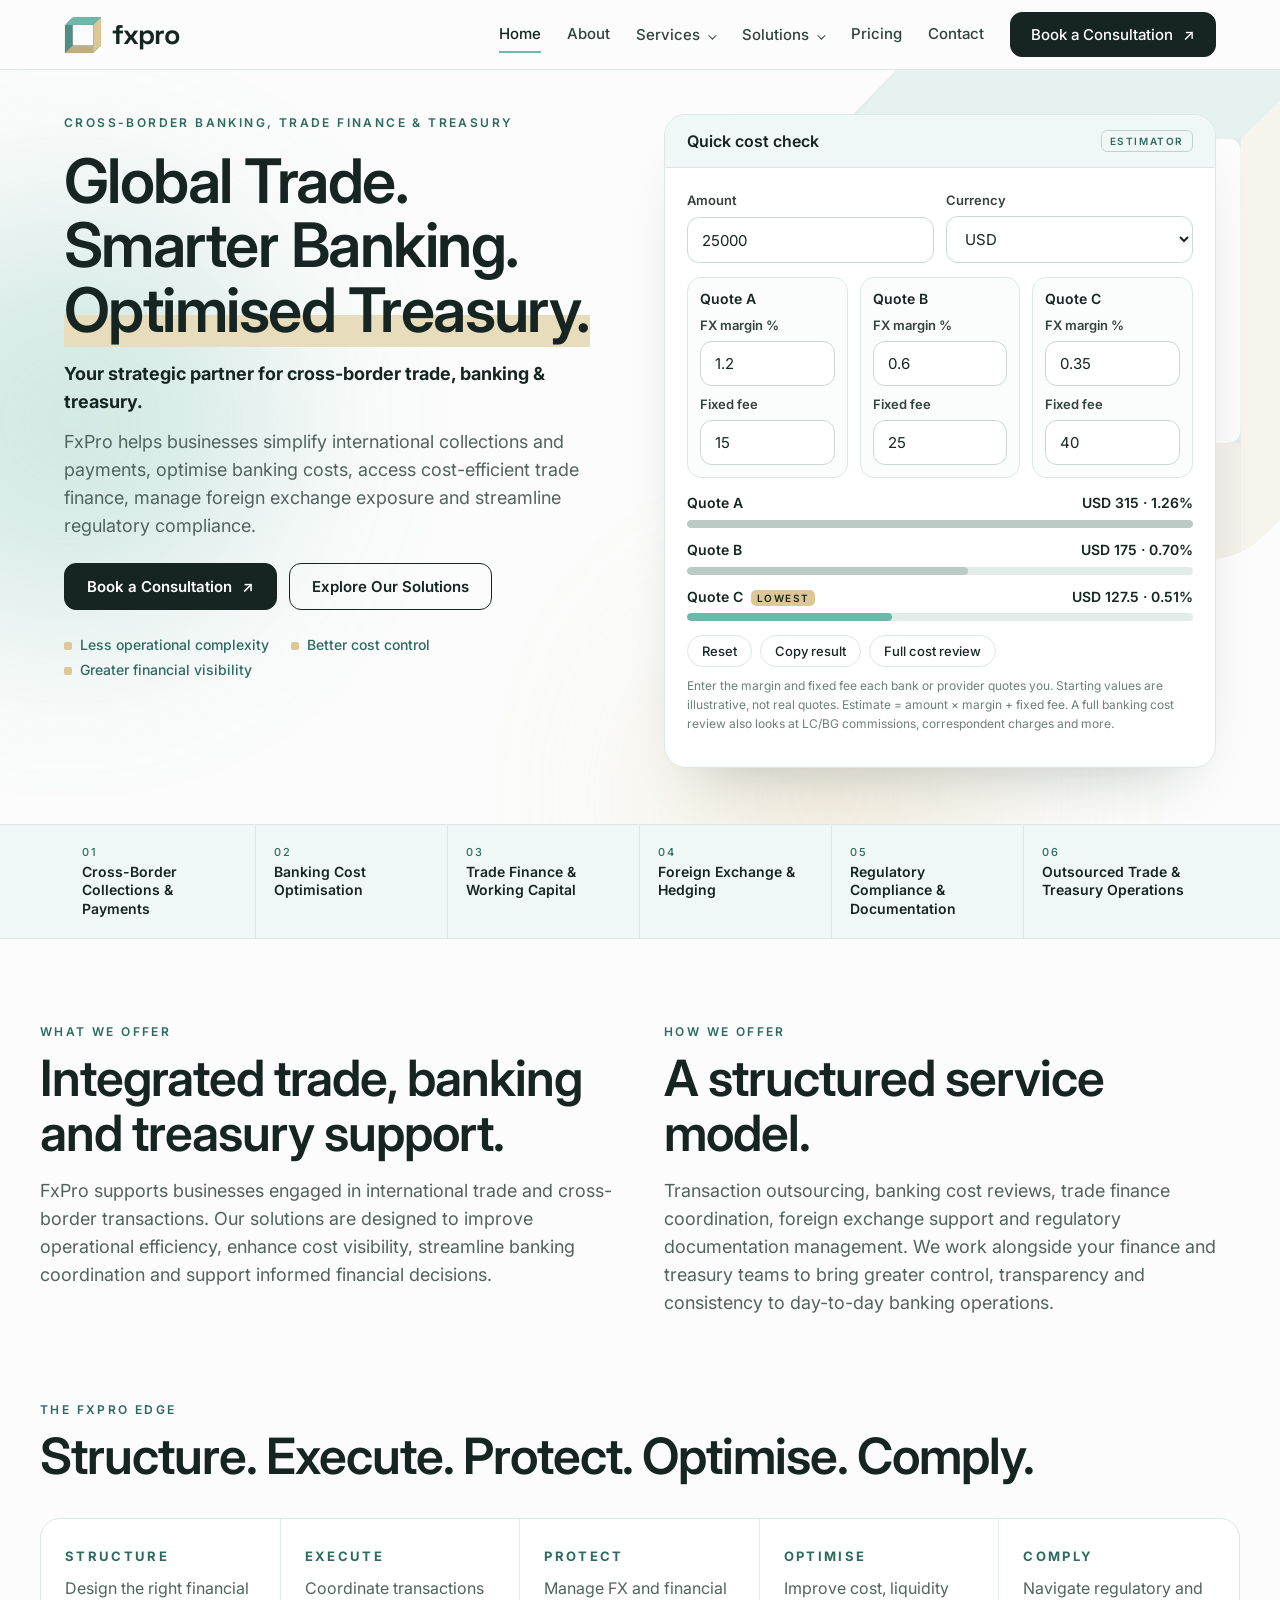
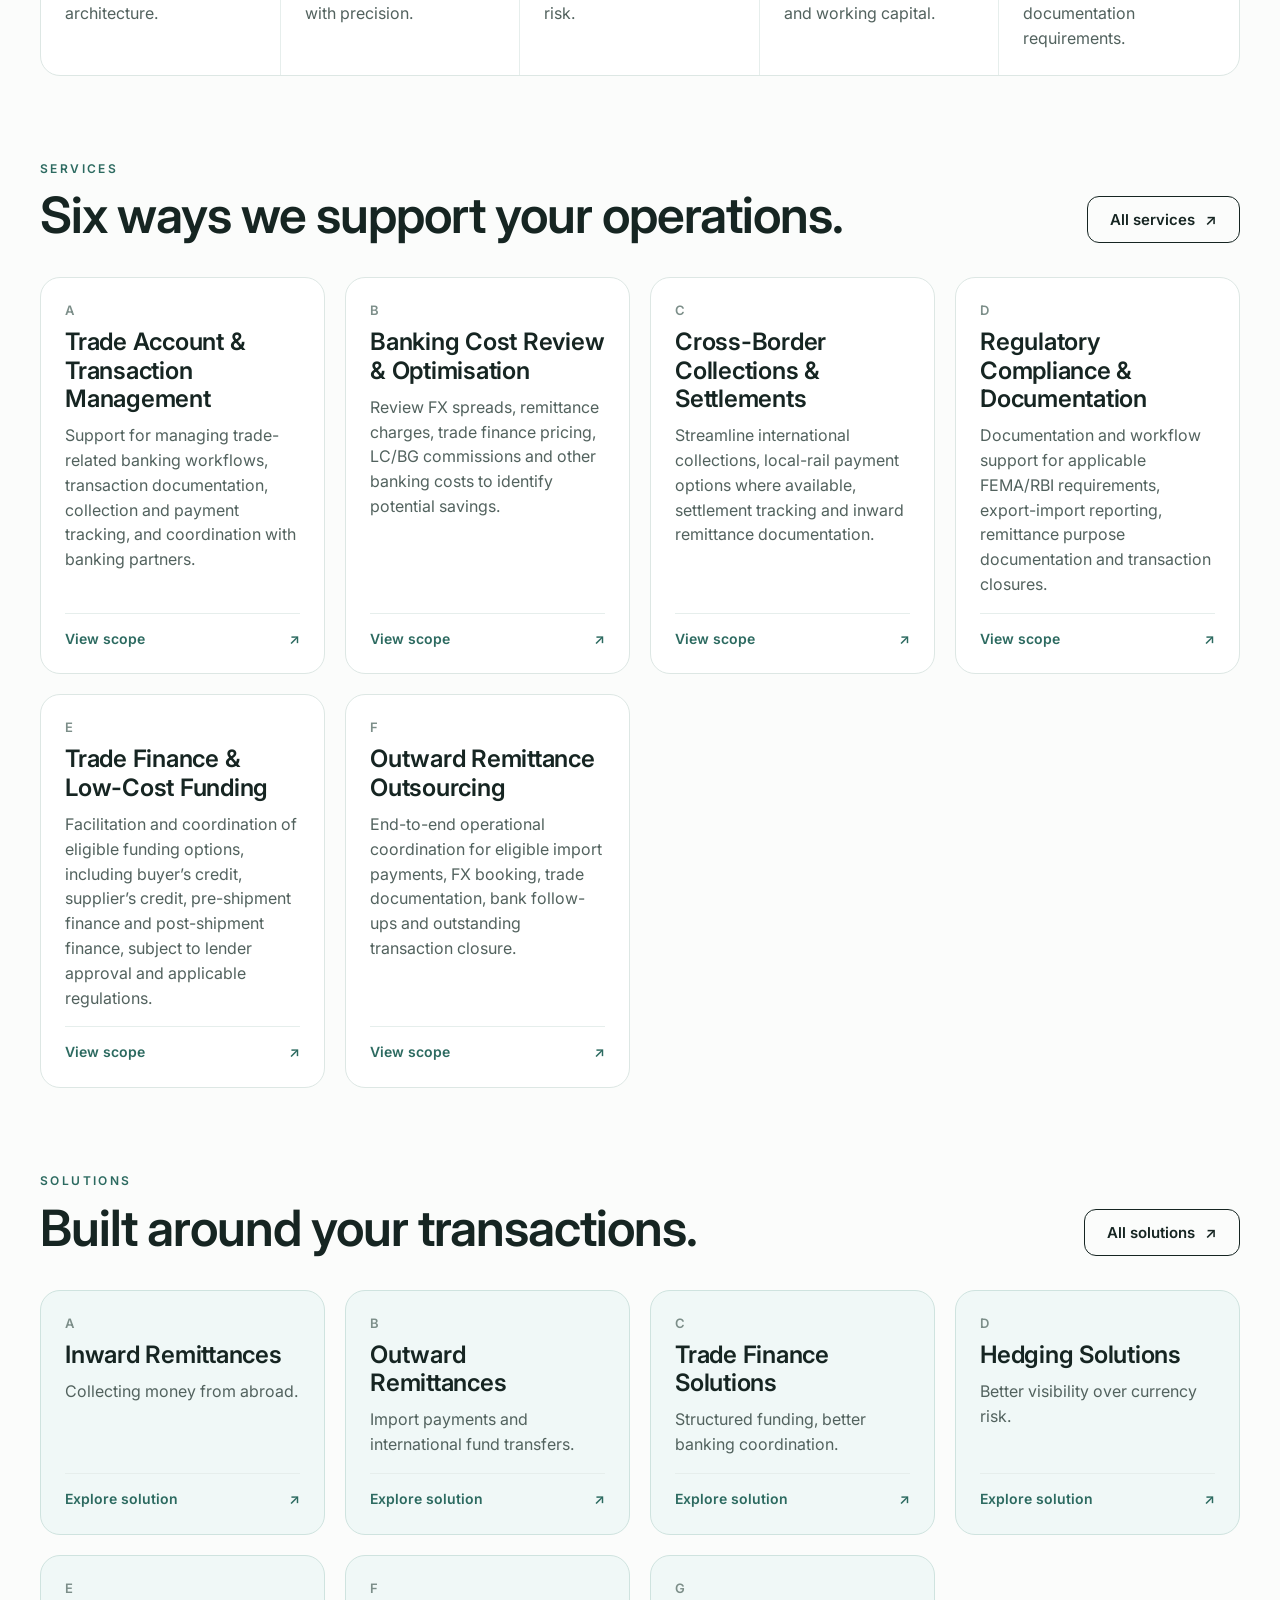
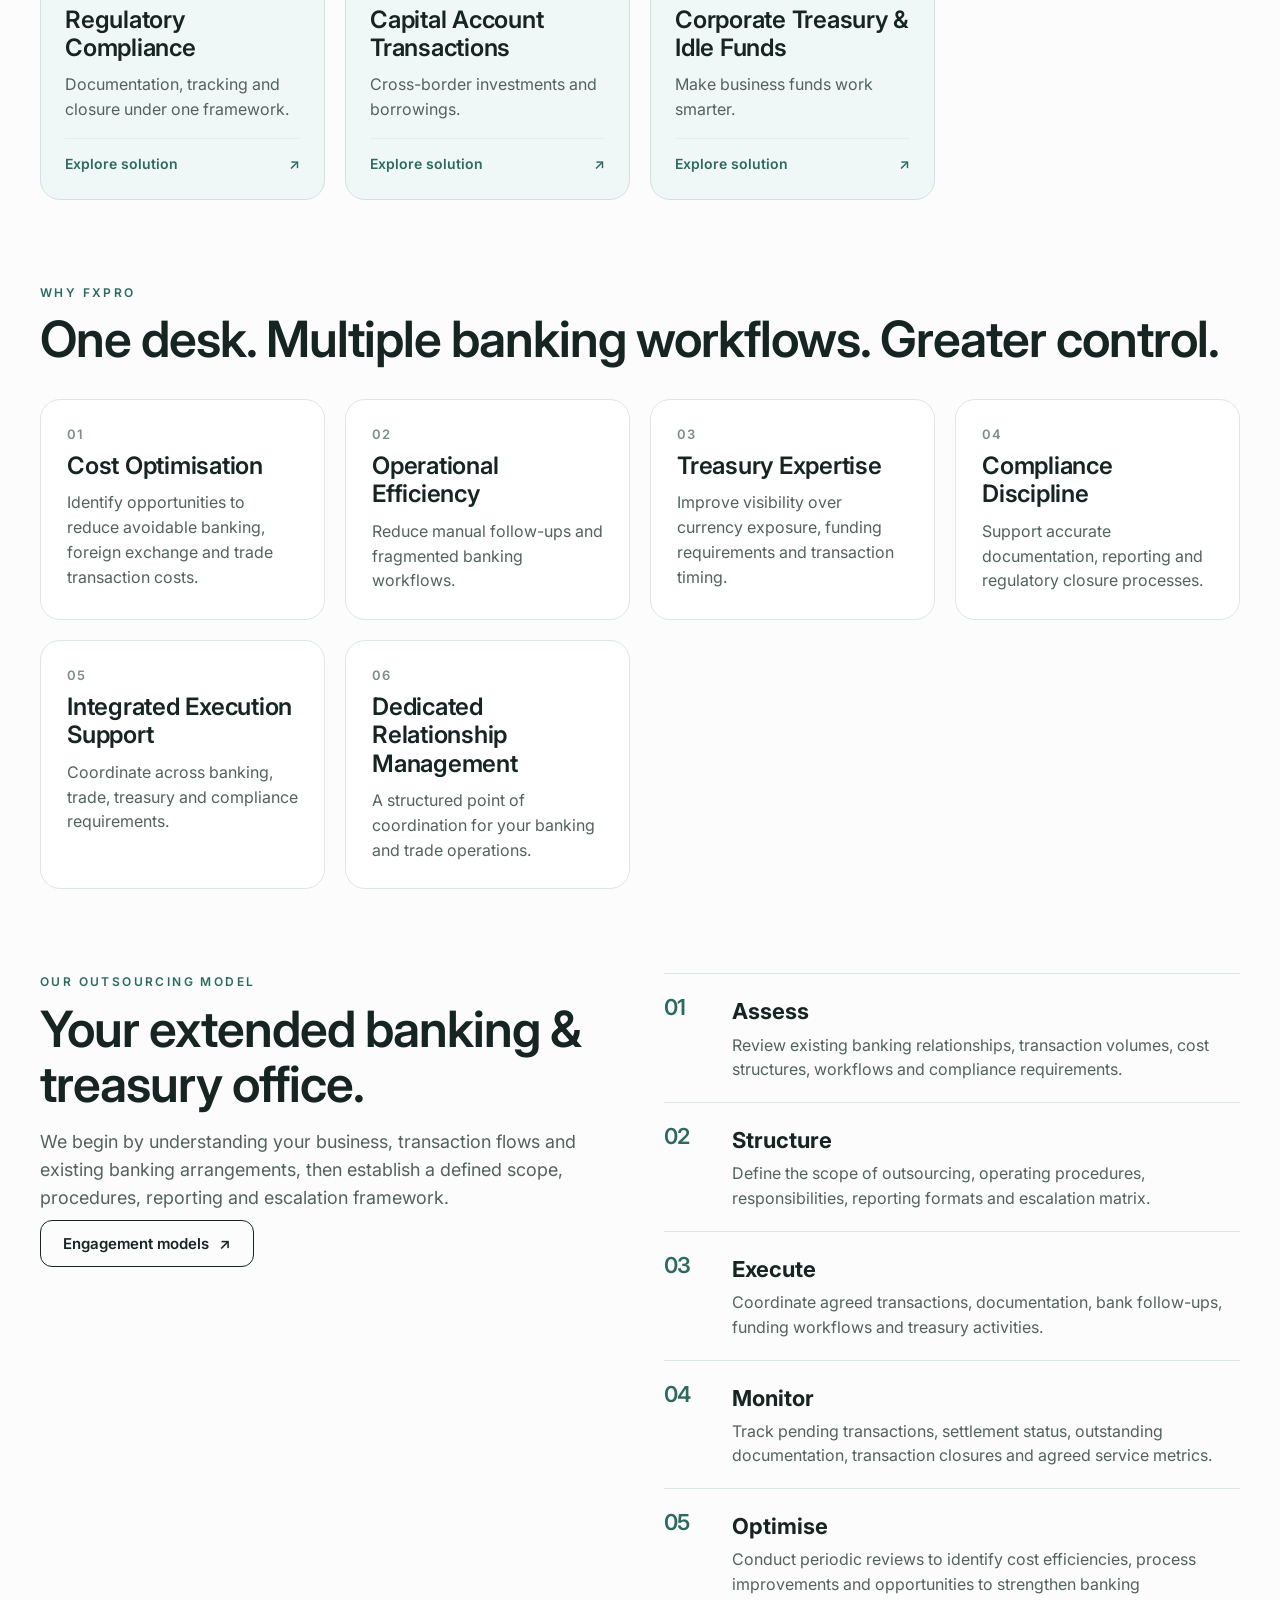
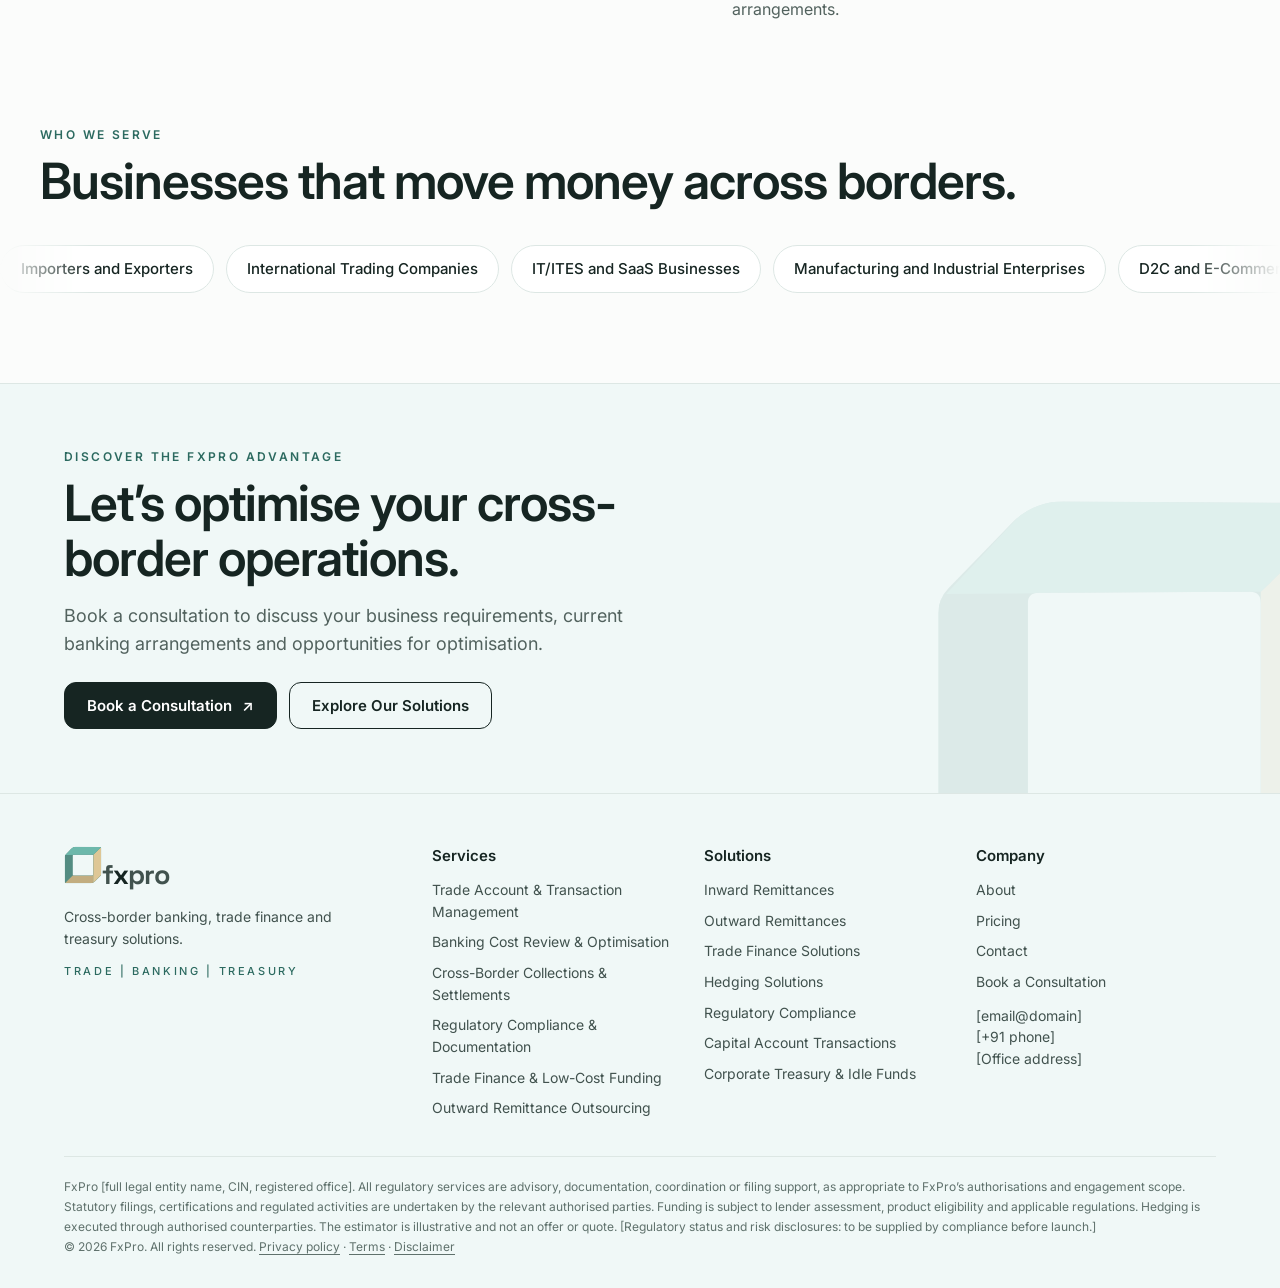
<file: FxPro _ Website prototype (Inter).html>
<!doctype html>
<html lang="en">
<head>
<meta charset="utf-8">
<meta name="viewport" content="width=device-width, initial-scale=1, viewport-fit=cover">
<meta name="color-scheme" content="light">
<meta name="description" content="FxPro: cross-border banking, trade finance and treasury solutions for businesses engaged in international trade.">
<title>FxPro | Global Trade. Smarter Banking. Optimised Treasury.</title>
<link href="https://fonts.googleapis.com/css2?family=Inter:wght@400;500;600;700&family=Space+Grotesk:wght@700&display=swap" rel="stylesheet">
<style>
:root{--ink:#162522;--teal:#6DB8AB;--tealD:#538C82;--tx:#2C6A60;--gold:#DEC796;--goldD:#B5985A;--tint:#F0F8F7;--bg:#FBFCFB;--line:#DDE7E4;--mut:#52625E;--x:var(--ink);--serif:'Inter',system-ui,sans-serif;color-scheme:light;box-sizing:border-box;padding-top:env(safe-area-inset-top,0px);padding-bottom:env(safe-area-inset-bottom,0px)}
html{scroll-padding-top:calc(88px + env(safe-area-inset-top,0px));scroll-behavior:smooth}
*,*:before,*:after{box-sizing:inherit}
body{margin:0;background:var(--bg);color:var(--ink);font-family:'Inter',system-ui,sans-serif;line-height:1.55;-webkit-font-smoothing:antialiased}
h1,h2,h3,h4,.sf{font-family:var(--serif)}
.sg{font-family:'Inter',system-ui,sans-serif}
a{color:inherit}
.w{max-width:1200px;margin:0 auto;padding:0 24px}
.hd{position:sticky;top:env(safe-area-inset-top,0px);z-index:30;background:rgba(251,252,251,.94);backdrop-filter:blur(10px);border-bottom:1px solid var(--line)}
.nav{display:flex;align-items:center;justify-content:space-between;gap:16px;padding:12px 24px;max-width:1200px;margin:0 auto}
.brand{display:flex;align-items:center;gap:10px;text-decoration:none}
.brand svg{width:38px;height:38px}
.lg{font:700 27px 'Space Grotesk',sans-serif;letter-spacing:-.04em}.lg i{font-style:normal;color:var(--x)}
.links{display:flex;align-items:center;gap:26px}
.links a{text-decoration:none;font-size:15px;font-weight:500;color:#33423E;padding:6px 0;border-bottom:2px solid transparent}
.links a:hover{color:var(--tx)}.links a.on{color:var(--ink);border-color:var(--teal)}
.links a.btn{color:#fff;padding:12px 20px;border:1.5px solid var(--ink)}.links a.btn:hover{color:#fff}
.burger{display:none;background:none;border:1.5px solid var(--ink);border-radius:10px;padding:9px 11px;cursor:pointer}
.burger span{display:block;width:18px;height:2px;background:var(--ink);margin:4px 0}
.btn{display:inline-flex;align-items:center;justify-content:center;gap:10px;padding:13px 22px;border-radius:12px;font:600 15px 'Inter',sans-serif;text-decoration:none;border:1.5px solid var(--ink);cursor:pointer;background:none;color:var(--ink);transition:background .15s,color .15s,border-color .15s}
.b1{background:var(--ink);color:#fff}.b3{background:var(--teal);border-color:var(--teal)}
.b1:hover{border-color:var(--tx)}.b3:hover{border-color:var(--teal)}
:focus-visible{outline:3px solid var(--tx);outline-offset:2px}
.eb{font-size:12px;font-weight:600;letter-spacing:.2em;color:var(--tx);text-transform:uppercase}
.h1{font-size:clamp(36px,4.8vw,62px);line-height:1.05;letter-spacing:-.025em;font-weight:600;margin:16px 0 18px}
.h2{font-size:clamp(30px,4vw,50px);line-height:1.1;letter-spacing:-.02em;font-weight:600;margin:10px 0 0}
.h3{font-size:24px;letter-spacing:-.01em;line-height:1.18;font-weight:600;margin:0}
.em{background:linear-gradient(transparent 58%,#E7DCBB 58%)}
.lead{font-size:18px;color:var(--mut);max-width:600px;margin:0 0 24px}
.row{display:flex;flex-wrap:wrap;gap:12px}
.sec{padding:84px 0 0}
.hero{display:grid;grid-template-columns:repeat(auto-fit,minmax(min(100%,360px),1fr));gap:48px;align-items:start;padding:44px 0 56px}
.pills{display:flex;flex-wrap:wrap;gap:8px 22px;margin-top:26px;font:500 14px 'Inter',sans-serif;color:var(--tx)}
.pills span:before{content:'';display:inline-block;width:8px;height:8px;border-radius:2px;background:var(--gold);margin-right:8px}
.card{background:#fff;border:1px solid var(--line);border-radius:22px;box-shadow:0 30px 60px -36px rgba(22,37,34,.3);overflow:hidden}
.ch{display:flex;justify-content:space-between;align-items:center;padding:15px 22px;background:var(--tint);border-bottom:1px solid var(--line);font:600 16px 'Inter',sans-serif}
.tag{font-size:10px;letter-spacing:.16em;border:1px solid #BFD3CE;border-radius:6px;padding:4px 8px;color:var(--tx)}
.cb{padding:22px}
.fld{display:grid;gap:6px;font-size:13px;font-weight:600;color:#33423E}
.in{width:100%;border:1.5px solid #C9D8D3;border-radius:12px;padding:12px 14px;background:#fff;font:400 15px 'Inter',sans-serif;color:var(--ink)}
.in.bad{border-color:#B03A2E}.err{color:#B03A2E;font-size:12px;font-weight:500}
.g2{display:grid;grid-template-columns:repeat(auto-fit,minmax(130px,1fr));gap:12px}
.opt{border:1px solid var(--line);border-radius:14px;padding:12px;display:grid;gap:8px;background:#FBFDFC}
.opt b{font:600 14px 'Inter',sans-serif}
.res{margin-top:14px;display:grid;gap:11px}
.rr{display:grid;gap:6px;font-size:14px}.rr .t{display:flex;justify-content:space-between;gap:8px;font-weight:600}
.bar{height:8px;border-radius:8px;background:#E4ECEA;overflow:hidden}.bar i{display:block;height:100%;background:#BCCAC6;border-radius:8px;transition:width .35s}
.rr.best .bar i{background:var(--teal)}.rr.best .t span:first-child:after{content:'LOWEST';font-size:10px;letter-spacing:.14em;background:var(--gold);border-radius:5px;padding:2px 6px;margin-left:8px}
.note{font-size:12px;color:#6D7F7A;margin-top:10px}
.strip{background:var(--tint);border-top:1px solid var(--line);border-bottom:1px solid var(--line)}
.strip .w{display:grid;grid-template-columns:repeat(auto-fit,minmax(170px,1fr));gap:0}
.strip a{padding:20px 18px;border-right:1px solid var(--line);font:600 14px/1.3 'Inter',sans-serif;text-decoration:none;display:flex;gap:10px;align-items:flex-start}
.strip a:last-child{border-right:0}.strip a:hover{background:#fff}
.strip small{display:block;font:500 11px 'Inter',sans-serif;color:var(--tx);letter-spacing:.14em;margin-bottom:4px}
.head{display:flex;flex-wrap:wrap;align-items:end;justify-content:space-between;gap:20px;margin-bottom:34px}
.grid{display:grid;grid-template-columns:repeat(auto-fit,minmax(min(100%,260px),1fr));gap:20px}
.pil{background:#fff;border:1px solid var(--line);border-radius:20px;padding:26px;display:grid;gap:10px;align-content:start}
.pil p{margin:0;color:var(--mut);font-size:16px}
.num{font:600 13px 'Inter',sans-serif;color:#7C8E89;letter-spacing:.08em}
.sv{background:#fff;border:1px solid var(--line);border-radius:20px;padding:24px;display:flex;flex-direction:column;gap:10px;min-height:220px;text-decoration:none;transition:border-color .15s,box-shadow .15s,transform .15s}
.sv:hover{border-color:var(--teal);box-shadow:0 16px 40px -26px rgba(44,106,96,.55);transform:translateY(-2px)}
.sv p{margin:0;color:var(--mut);font-size:16px;flex:1}
.go{font-weight:600;font-size:14px;color:var(--tx);display:flex;justify-content:space-between;border-top:1px solid #E6EEEC;padding-top:14px;margin-top:6px}
.sv.dk{background:var(--tint);border-color:#CFE3DF}
.two{display:grid;grid-template-columns:repeat(auto-fit,minmax(min(100%,340px),1fr));gap:48px;align-items:start}
.step{display:grid;grid-template-columns:54px 1fr;gap:14px;padding:20px 0;border-top:1px solid var(--line)}
.step b{font:600 22px 'Inter',sans-serif;color:var(--tx);letter-spacing:-.03em}.step h3{margin:0 0 4px;font-size:22px}.step p{margin:0;color:var(--mut);font-size:16px}
.ind{display:flex;flex-wrap:wrap;gap:12px;margin-top:24px}.ind span{background:#fff;border:1px solid var(--line);border-radius:999px;padding:10px 18px;font-weight:500;font-size:15px}
.ul{margin:0;padding:0;list-style:none;display:grid;gap:9px}.ul li{padding-left:22px;position:relative;font-size:16px;color:#33423E}.ul li:before{content:'';position:absolute;left:0;top:8px;width:9px;height:9px;border-radius:3px;background:var(--teal)}
.ul.c2{grid-template-columns:repeat(auto-fit,minmax(min(100%,300px),1fr));column-gap:28px}
.cta{margin-top:84px;background:var(--tint);border-top:1px solid var(--line);padding:64px 0}
.cta .h2{max-width:660px}
.crumb{font-size:13px;color:#7C8E89;margin-bottom:12px}.crumb a{text-decoration:none}.crumb a:hover{color:var(--tx)}
.ph{padding:44px 0 0}
.chips{display:flex;flex-wrap:wrap;gap:10px;margin:0 0 28px}
.chip{border:1.5px solid var(--line);background:#fff;border-radius:999px;padding:9px 16px;font:500 14px 'Inter',sans-serif;cursor:pointer;text-decoration:none;color:var(--ink)}.chip:hover,.chip.on{background:var(--ink);color:#fff;border-color:var(--ink)}
.svb{display:grid;grid-template-columns:repeat(auto-fit,minmax(min(100%,340px),1fr));gap:36px;padding:44px 0;border-top:1px solid var(--line)}
.fn{font-size:13px;color:#6D7F7A;border-left:3px solid var(--gold);padding-left:14px;margin-top:16px}
.tbl{width:100%;border-collapse:collapse;background:#fff;font-size:15px;min-width:520px}.tw{overflow-x:auto;border:1px solid var(--line);border-radius:16px}
.tbl th{background:var(--tint);text-align:left;padding:14px 18px;font:600 15px 'Inter',sans-serif}.tbl td{padding:14px 18px;border-top:1px solid #E6EEEC;vertical-align:top}.tbl td:first-child{font-weight:600}
.edge{display:grid;grid-template-columns:repeat(auto-fit,minmax(190px,1fr));border:1px solid var(--line);border-radius:20px;overflow:hidden;background:#fff}
.edge div{padding:24px;border-right:1px solid #E6EEEC}.edge div:last-child{border-right:0}
.edge b{font:700 13px 'Inter',sans-serif;letter-spacing:.18em;color:var(--tx)}.edge p{margin:8px 0 0;font-size:16px;color:var(--mut)}
.form{display:grid;gap:16px}.f2{display:grid;grid-template-columns:repeat(auto-fit,minmax(200px,1fr));gap:16px}
.ok{background:var(--tint);border:1px solid #CFE3DF;border-radius:16px;padding:22px}
.pre{white-space:pre-wrap;background:#fff;border:1px solid var(--line);border-radius:12px;padding:14px;font-size:14px;margin:14px 0}
.ft{background:var(--tint);border-top:1px solid var(--line);color:#41524E;font-size:14px;margin-top:0}.fc{display:grid;grid-template-columns:1.4fr repeat(3,1fr);gap:32px;padding:52px 0 28px}
@media(max-width:860px){.fc{grid-template-columns:1fr 1fr}}
.fc h4{margin:0 0 14px;font:600 15px 'Inter',sans-serif;color:var(--ink)}.fc a{display:block;color:#41524E;text-decoration:none;margin:0 0 9px}.fc a:hover{color:var(--tx)}
.lgl{border-top:1px solid var(--line);padding:20px 0 calc(32px + env(safe-area-inset-bottom,0px));font-size:12px;line-height:1.65;color:#5F716C}
@media(max-width:860px){.burger{display:block}.links{display:none;position:absolute;left:0;right:0;top:100%;flex-direction:column;align-items:stretch;gap:0;background:var(--bg);border-bottom:1px solid var(--line);padding:8px 24px 20px}.links.open{display:flex}.links a{padding:14px 0;border-bottom:1px solid var(--line)}.links a.btn{margin-top:14px;border:1.5px solid var(--ink)}.sec{padding-top:60px}.strip a{border-right:0;border-bottom:1px solid var(--line)}}
@media(prefers-reduced-motion:reduce){*{transition:none!important;scroll-behavior:auto!important}}

/* ---- motion and polish ---- */
:root{--ease:cubic-bezier(.22,.61,.36,1);--spring:cubic-bezier(.34,1.56,.64,1)}
.btn{position:relative;overflow:hidden;isolation:isolate;transition:border-color .3s,color .3s,transform .25s var(--ease),box-shadow .3s}
.btn:before{content:'';position:absolute;inset:0;transform:translateY(102%);transition:transform .45s var(--ease);z-index:-1}
.b1:before{background:var(--tx)}.b2:before{background:var(--tint)}.b3:before{background:#fff}
.btn:hover:before{transform:none}.btn:hover{box-shadow:0 12px 24px -16px rgba(22,37,34,.55)}.btn:active{transform:scale(.97)}
.btn span[aria-hidden]{display:inline-block;transition:transform .35s var(--ease)}.btn:hover span[aria-hidden]{transform:translate(3px,-3px)}
.skip{position:fixed;left:16px;top:-60px;z-index:200;background:var(--ink);color:#fff;padding:10px 16px;border-radius:10px;text-decoration:none;transition:top .2s}.skip:focus{top:12px}
.prog{position:fixed;left:0;top:0;height:3px;width:100%;transform-origin:0 50%;transform:scaleX(0);background:linear-gradient(90deg,var(--teal),var(--gold));z-index:80;pointer-events:none}
.hd{transition:box-shadow .3s var(--ease),background .3s}.hd.sc{box-shadow:0 12px 30px -24px rgba(22,37,34,.5);background:rgba(251,252,251,.98)}
.nav{transition:padding .3s var(--ease)}.hd.sc .nav{padding-top:7px;padding-bottom:7px}
.brand svg{transition:transform .6s var(--spring)}.brand:hover svg{transform:rotate(-10deg) scale(1.1)}
.links>a:not(.btn),.dd>a{position:relative}.links>a:not(.btn):after,.dd>a:before{content:'';position:absolute;left:0;right:0;bottom:-2px;height:2px;background:var(--teal);transform:scaleX(0);transform-origin:0 50%;transition:transform .35s var(--ease)}
.links>a:not(.btn):hover:after,.dd:hover>a:before{transform:scaleX(1)}.links a.on{border-color:transparent}.links a.on:after{transform:scaleX(1)!important}
.dd{position:relative}.dd>a{padding-right:2px}.dd>a span.cv{display:inline-block;width:6px;height:6px;border-right:1.6px solid currentColor;border-bottom:1.6px solid currentColor;transform:rotate(45deg) translateY(-2px);margin-left:8px;transition:transform .3s var(--ease)}
.dd:hover .cv,.dd.open .cv{transform:rotate(-135deg) translateY(-1px)}
.dm{position:absolute;top:100%;left:-18px;min-width:360px;padding:10px;background:#fff;border:1px solid var(--line);border-radius:18px;box-shadow:0 34px 60px -28px rgba(22,37,34,.45);opacity:0;visibility:hidden;transform:translateY(12px);transition:opacity .25s var(--ease),transform .25s var(--ease),visibility .25s;z-index:5}
.dd:hover .dm,.dd:focus-within .dm,.dd.open .dm{opacity:1;visibility:visible;transform:none}
.links .dm a{display:block;padding:10px 14px;border-radius:10px;border:0;font-size:14.5px;color:var(--ink);position:relative;transition:background .2s,padding-left .25s var(--ease)}
.links .dm a:after{display:none}.links .dm a:hover{background:var(--tint);padding-left:20px;color:var(--ink)}.links .dm a small{display:block;font-size:12px;color:var(--mut);font-weight:400}
#app{transition:opacity .25s var(--ease),transform .25s var(--ease);outline:0}#app.out{opacity:0;transform:translateY(12px)}
.js .rv{opacity:0;transform:translateY(28px);transition:opacity .9s var(--ease),transform .9s var(--ease);transition-delay:calc(var(--i,0)*80ms)}.js .rv.vis{opacity:1;transform:none}
.js .hero .a{opacity:0;animation:up 1s var(--ease) forwards;animation-delay:calc(var(--d,0)*120ms + 220ms)}.intro-on .hero .a{animation-delay:calc(var(--d,0)*120ms + 1000ms)}
@keyframes up{from{opacity:0;transform:translateY(26px)}to{opacity:1;transform:none}}
.wd{display:inline-block;overflow:hidden;vertical-align:top;padding-bottom:.16em;margin-bottom:-.16em}.wd>span{display:inline-block;transform:translateY(118%);animation:wup 1.05s var(--ease) forwards;animation-delay:calc(var(--w)*85ms + 260ms)}.intro-on .wd>span{animation-delay:calc(var(--w)*85ms + 1050ms)}
@keyframes wup{to{transform:none}}
.herow{position:relative;overflow:hidden}.herow .hero{position:relative;z-index:1}
.hbg{position:absolute;right:-90px;top:-60px;width:560px;opacity:.14;pointer-events:none;transform:translate(calc(var(--px,0)*-18px),calc(var(--py,0)*-12px));transition:transform .6s var(--ease)}
.hbg svg{width:100%;height:auto;display:block;animation:fl 12s ease-in-out infinite}@keyframes fl{50%{transform:translateY(-20px) rotate(2deg)}}
.blob{position:absolute;border-radius:50%;filter:blur(90px);opacity:.28;pointer-events:none;animation:dr2 15s ease-in-out infinite alternate}.b-a{width:420px;height:420px;background:var(--teal);left:-140px;top:140px}.b-b{width:340px;height:340px;background:var(--gold);right:22%;bottom:-140px;animation-delay:-7s}@keyframes dr2{to{transform:translate(50px,-36px)}}
.cta{position:relative;overflow:hidden}.cta .w{position:relative;z-index:1}.hbg.cb2{right:-80px;top:auto;bottom:-130px;width:430px;opacity:.12}
.pil,.sv,.card.sp{position:relative}
.sv:before,.pil:before{content:'';position:absolute;inset:0;border-radius:inherit;background:radial-gradient(380px circle at var(--mx,50%) var(--my,0),rgba(109,184,171,.17),transparent 58%);opacity:0;transition:opacity .35s;pointer-events:none}
.sv:hover:before,.pil:hover:before{opacity:1}
.pil{transition:transform .4s var(--ease),border-color .3s,box-shadow .4s}.pil:hover{transform:translateY(-4px);border-color:#BFD9D3;box-shadow:0 22px 44px -30px rgba(44,106,96,.5)}
.sv{transition:transform .4s var(--ease),border-color .3s,box-shadow .4s}.sv:hover{transform:translateY(-5px)}
.go span[aria-hidden]{display:inline-block;transition:transform .35s var(--ease)}.sv:hover .go span[aria-hidden]{transform:translate(4px,-4px)}
.strip a{transition:background .3s,padding-left .35s var(--ease)}.strip a:hover{padding-left:26px}
.pill{display:inline-block;background:#fff;border:1px solid var(--line);border-radius:999px;padding:11px 20px;font-weight:500;font-size:15px;text-decoration:none;white-space:nowrap;transition:background .25s,color .25s,border-color .25s,transform .3s var(--ease)}.pill:hover{background:var(--ink);color:#fff;border-color:var(--ink);transform:translateY(-2px)}
.mq{overflow:hidden;-webkit-mask-image:linear-gradient(90deg,transparent,#000 7%,#000 93%,transparent);mask-image:linear-gradient(90deg,transparent,#000 7%,#000 93%,transparent)}
.mq>div{display:flex;gap:12px;width:max-content;animation:mq 46s linear infinite;padding:6px 0}.mq:hover>div{animation-play-state:paused}@keyframes mq{to{transform:translateX(-50%)}}
.step{position:relative}.step:before{content:'';position:absolute;left:0;top:-1px;height:1px;width:0;background:var(--teal);transition:width 1.1s var(--ease) .15s}.step.vis:before{width:100%}
.chips.stick{position:sticky;top:calc(64px + env(safe-area-inset-top,0px));z-index:20;background:rgba(251,252,251,.94);backdrop-filter:blur(8px);padding:10px 0;margin-top:20px;margin-bottom:0}
.chip{transition:background .25s,color .25s,border-color .25s,transform .25s var(--ease)}.chip:hover{transform:translateY(-1px)}
.in{transition:border-color .2s,box-shadow .25s}.in:focus{border-color:var(--tx);box-shadow:0 0 0 4px rgba(109,184,171,.28);outline:0}
.chip.sm{padding:7px 14px;font-size:13px}
.ld{pointer-events:none;opacity:.9}.spin{display:inline-block;width:16px;height:16px;border:2px solid rgba(255,255,255,.45);border-top-color:#fff;border-radius:50%;animation:sp .7s linear infinite}@keyframes sp{to{transform:rotate(360deg)}}
.ck{display:block;margin-bottom:10px}.ck circle{stroke-dasharray:126;stroke-dashoffset:126;animation:dr .8s var(--ease) forwards}.ck path{stroke-dasharray:32;stroke-dashoffset:32;animation:dr .55s .5s var(--ease) forwards}@keyframes dr{to{stroke-dashoffset:0}}
.toast{position:fixed;left:50%;bottom:30px;transform:translate(-50%,24px);background:var(--ink);color:#fff;padding:12px 20px;border-radius:12px;font-size:14px;font-weight:500;opacity:0;pointer-events:none;transition:opacity .3s,transform .4s var(--spring);z-index:120}.toast.on{opacity:1;transform:translate(-50%,0)}
.top{position:fixed;right:22px;bottom:calc(22px + env(safe-area-inset-bottom,0px));width:48px;height:48px;border-radius:50%;background:var(--ink);color:#fff;border:0;cursor:pointer;opacity:0;pointer-events:none;transform:translateY(14px);transition:opacity .3s,transform .4s var(--ease),background .25s;z-index:70;display:flex;align-items:center;justify-content:center}.top.on{opacity:1;pointer-events:auto;transform:none}.top:hover{background:var(--tx)}
.intro{position:fixed;inset:0;z-index:150;background:#fff;display:flex;flex-direction:column;align-items:center;justify-content:center;gap:14px;animation:cur 1.35s var(--ease) forwards}.intro svg{width:88px;height:88px;animation:pop .9s var(--spring) both}.intro b{font:700 30px 'Space Grotesk',sans-serif;letter-spacing:-.04em;opacity:0;animation:fi .6s .35s var(--ease) forwards}
@keyframes cur{0%,70%{transform:none}100%{transform:translateY(-101%)}}@keyframes pop{from{transform:scale(.4) rotate(-14deg);opacity:0}to{transform:none;opacity:1}}@keyframes fi{to{opacity:1}}
.lgl a{color:inherit;text-decoration:underline;text-underline-offset:3px}.fc a{position:relative;transition:color .2s,padding-left .3s var(--ease)}.fc a:hover{padding-left:6px}
.pil.sel{display:flex;flex-direction:column;gap:10px}.pil.sel .btn{align-self:flex-start;margin-top:auto}
\.lg-sec h2{font:600 24px 'Inter',system-ui,sans-serif;margin:30px 0 8px}.lg-sec p{color:var(--mut);margin:0 0 10px;max-width:760px}
@media(max-width:860px){.dm{position:static;opacity:1;visibility:visible;transform:none;box-shadow:none;border:0;padding:0 0 6px 12px;min-width:0;display:none}.dd.open .dm{display:block}.links .dm a{padding:11px 0;border-bottom:1px solid var(--line);border-radius:0}.links .dm a:hover{padding-left:6px}.hbg{width:380px;right:-120px}.chips.stick{top:calc(58px + env(safe-area-inset-top,0px))}}
@media(prefers-reduced-motion:reduce){.intro{display:none}.mq>div,.blob,.hbg svg{animation:none}.btn:before,.sv:before{transition:none}}
</style>
</head>
<body>
<a class="skip" id="skip" href="#">Skip to content</a>
<div class="prog" id="prog"></div>
<div class="intro" id="intro" aria-hidden="true"><svg viewBox="-2 -2 104 104" fill="none" aria-hidden="true"><defs><clipPath id="rc1"><path d="M17.67 5.38 Q22.90 0.00 30.40 0.05 L96.60 0.47 Q100.00 0.49 100.00 3.89 L100.00 74.04 Q100.00 77.64 97.47 80.21 L82.53 95.37 Q77.97 100.00 71.47 100.00 L3.20 100.00 Q0.00 100.00 0.00 96.80 L0.00 27.19 Q0.00 23.59 2.51 21.00 Z M21.66 76.27 Q21.66 78.87 24.26 78.85 L75.37 78.40 Q77.97 78.38 77.97 75.78 L77.97 24.47 Q77.97 21.87 75.37 21.88 L24.26 22.10 Q21.66 22.11 21.66 24.71 Z "/></clipPath></defs><g clip-path="url(#rc1)"><rect x="-2" y="-2" width="104" height="104" fill="#538c82"/><polygon points="0.0,23.6 21.7,22.1 21.7,78.9 0.0,100.0" fill="#538c82"/><polygon points="21.7,78.9 78.0,78.4 78.0,100.0 0.6,100.0" fill="#c2ad80"/><polygon points="100.0,0.5 100.0,77.6 78.0,100.0 78.0,21.9" fill="#dec796"/><polygon points="22.9,0.0 100.0,0.5 78.0,21.9 1.9,22.4" fill="#6DB8AB"/></g></svg><b>fxpro</b></div>
<header class="hd"><div class="nav">
<a class="brand" href="#/" aria-label="FxPro home"><svg viewBox="-2 -2 104 104" fill="none" aria-hidden="true"><defs><clipPath id="rc1"><path d="M17.67 5.38 Q22.90 0.00 30.40 0.05 L96.60 0.47 Q100.00 0.49 100.00 3.89 L100.00 74.04 Q100.00 77.64 97.47 80.21 L82.53 95.37 Q77.97 100.00 71.47 100.00 L3.20 100.00 Q0.00 100.00 0.00 96.80 L0.00 27.19 Q0.00 23.59 2.51 21.00 Z M21.66 76.27 Q21.66 78.87 24.26 78.85 L75.37 78.40 Q77.97 78.38 77.97 75.78 L77.97 24.47 Q77.97 21.87 75.37 21.88 L24.26 22.10 Q21.66 22.11 21.66 24.71 Z "/></clipPath></defs><g clip-path="url(#rc1)"><rect x="-2" y="-2" width="104" height="104" fill="#538c82"/><polygon points="0.0,23.6 21.7,22.1 21.7,78.9 0.0,100.0" fill="#538c82"/><polygon points="21.7,78.9 78.0,78.4 78.0,100.0 0.6,100.0" fill="#c2ad80"/><polygon points="100.0,0.5 100.0,77.6 78.0,100.0 78.0,21.9" fill="#dec796"/><polygon points="22.9,0.0 100.0,0.5 78.0,21.9 1.9,22.4" fill="#6DB8AB"/></g></svg><span class="lg">f<i>x</i>pro</span></a>
<button class="burger" id="burger" aria-label="Menu" aria-expanded="false" aria-controls="links"><span></span><span></span><span></span></button>
<nav class="links" id="links" aria-label="Main"></nav></div></header>
<main id="app" tabindex="-1"></main>
<footer class="ft" id="foot"></footer>
<div class="toast" id="toast" role="status" aria-live="polite"></div>
<button class="top" id="top" aria-label="Back to top"><svg width="18" height="18" viewBox="0 0 18 18" fill="none" stroke="currentColor" stroke-width="2" stroke-linecap="round" stroke-linejoin="round"><path d="M9 15V3M3.5 8.5L9 3l5.5 5.5"/></svg></button>
<script>
(function(){
var ARW='<span aria-hidden="true">&#8599;</span>',MARK='<svg viewBox="-2 -2 104 104" fill="none" aria-hidden="true"><defs><clipPath id="rc1"><path d="M17.67 5.38 Q22.90 0.00 30.40 0.05 L96.60 0.47 Q100.00 0.49 100.00 3.89 L100.00 74.04 Q100.00 77.64 97.47 80.21 L82.53 95.37 Q77.97 100.00 71.47 100.00 L3.20 100.00 Q0.00 100.00 0.00 96.80 L0.00 27.19 Q0.00 23.59 2.51 21.00 Z M21.66 76.27 Q21.66 78.87 24.26 78.85 L75.37 78.40 Q77.97 78.38 77.97 75.78 L77.97 24.47 Q77.97 21.87 75.37 21.88 L24.26 22.10 Q21.66 22.11 21.66 24.71 Z "/></clipPath></defs><g clip-path="url(#rc1)"><rect x="-2" y="-2" width="104" height="104" fill="#538c82"/><polygon points="0.0,23.6 21.7,22.1 21.7,78.9 0.0,100.0" fill="#538c82"/><polygon points="21.7,78.9 78.0,78.4 78.0,100.0 0.6,100.0" fill="#c2ad80"/><polygon points="100.0,0.5 100.0,77.6 78.0,100.0 78.0,21.9" fill="#dec796"/><polygon points="22.9,0.0 100.0,0.5 78.0,21.9 1.9,22.4" fill="#6DB8AB"/></g></svg>';
var $=function(s,r){return (r||document).querySelector(s)},app=$('#app');
var D=document,root=D.documentElement,RM=!!(window.matchMedia&&matchMedia('(prefers-reduced-motion: reduce)').matches);
if(!RM)root.classList.add('js');
function esc(s){return String(s).replace(/[&<>"]/g,function(c){return {'&':'&amp;','<':'&lt;','>':'&gt;','"':'&quot;'}[c]})}
function toast(m){var el=$('#toast');el.textContent=m;el.classList.add('on');clearTimeout(toast.t);toast.t=setTimeout(function(){el.classList.remove('on')},2200)}
var CAPL=['#/services#collections','#/services#banking-cost','#/solutions/trade-finance','#/solutions/hedging','#/solutions/regulatory','#/services#trade-account'];

var CAP=['Cross-Border Collections & Payments','Banking Cost Optimisation','Trade Finance & Working Capital','Foreign Exchange & Hedging','Regulatory Compliance & Documentation','Outsourced Trade & Treasury Operations'];
var SERV=[
{id:'trade-account',k:'A',t:'Trade Account & Transaction Management',d:'Support for managing trade-related banking workflows, transaction documentation, collection and payment tracking, and coordination with banking partners.',i:['Trade transaction tracking and coordination','Export and import documentation management','Bank communication and follow-up','Payment and settlement reconciliation','Outstanding transaction monitoring','Transaction status and MIS reporting']},
{id:'banking-cost',k:'B',t:'Banking Cost Review & Optimisation',d:'Review FX spreads, remittance charges, trade finance pricing, LC/BG commissions and other banking costs to identify potential savings.',i:['Foreign exchange spread and conversion cost review','Inward and outward remittance charge assessment','Trade finance interest and commission benchmarking','Letter of Credit and Bank Guarantee cost review','Correspondent bank and transaction charge analysis','Banking proposal comparison and negotiation support']},
{id:'collections',k:'C',t:'Cross-Border Collections & Settlements',d:'Streamline international collections, local-rail payment options where available, settlement tracking and inward remittance documentation.',i:['Global collection account coordination','Local collection rail solutions, where available','Inward remittance tracking and settlement follow-ups','FX conversion and settlement coordination','FIRA/FIRC documentation coordination, as applicable','Export proceeds reconciliation and e-BRC follow-up','Collection reporting and transaction history management']},
{id:'compliance-docs',k:'D',t:'Regulatory Compliance & Documentation',d:'Documentation and workflow support for applicable FEMA/RBI requirements, export-import reporting, remittance purpose documentation and transaction closures.',i:['Export and import documentation coordination','EDF and SOFTEX-related support, where applicable','Export realisation tracking and e-BRC follow-up','Bill of Entry and Outward Remittance (BOE\u2013ORM) reconciliation','Outstanding export and import transaction monitoring','FEMA/RBI reporting and closure coordination','FDI, ODI, FC-GPR, FC-TRS, ECB and OPI documentation support, as applicable']},
{id:'funding',k:'E',t:'Trade Finance & Low-Cost Funding',d:'Facilitation and coordination of eligible funding options, including buyer\u2019s credit, supplier\u2019s credit, pre-shipment finance and post-shipment finance, subject to lender approval and applicable regulations.',i:['Export Packing Credit (EPC)','Pre-Shipment Credit in Foreign Currency (PCFC)','Post-Shipment Export Finance','Buyer\u2019s Credit and Supplier\u2019s Credit, where permitted','Foreign Currency Demand Loan (FCDL)','Export Bill Discounting','Letter of Credit and Bank Guarantee coordination','Advance Import Funding assessment','Working Capital and Trade Credit solutions'],n:'Funding is subject to lender assessment, product eligibility and applicable regulations.'},
{id:'outward',k:'F',t:'Outward Remittance Outsourcing',d:'End-to-end operational coordination for eligible import payments, FX booking, trade documentation, bank follow-ups and outstanding transaction closure.',i:['End-to-end payment workflow coordination','Import payment documentation and bank follow-ups','FX booking and hedging coordination','Merchanting Trade and High-Seas Sales (HSS) documentation support','Advance and deferred import payment coordination','Third-party payment and delayed payment assessment','Letter of Credit and Bank Guarantee cost management','BOE\u2013ORM reconciliation and closure tracking']}];
var SOL=[
{id:'inward',k:'A',t:'Inward Remittances',s:'Collecting money from abroad',h:'Receive Globally. Settle Efficiently. Stay Compliant.',d:'FxPro coordinates the operational lifecycle of eligible export receipts, from collection arrangements and transaction tracking to FX settlement coordination and regulatory documentation.',f:[['Global Collection Infrastructure','Multi-currency virtual accounts and local collection rails in supported markets, subject to provider availability and eligibility.'],['Optimised FX & INR Settlement','Competitive FX pricing, transparent settlement economics and access to eligible spot or forward contracts at agreed market-linked rates.'],['Dedicated Merchant Dashboard','Transaction visibility, settlement status, reconciliation support and historical transaction information, where provided by the platform partner.'],['Export Compliance Support','Support for purpose documentation, e-BRC follow-up, applicable export declarations and related regulatory closure workflows.']],o:'Better collection visibility, streamlined workflows and improved control over export receivables.',n:'Any \u201czero FX markup\u201d positioning applies only where it reflects the actual commercial terms of the relevant product. FX markup is distinct from the underlying exchange rate, conversion charges and other applicable fees. Real-time tracking is subject to platform capabilities.'},
{id:'outward-remittances',k:'B',t:'Outward Remittances',s:'Import payments and international fund transfers',h:'Smarter Import Payments. Controlled Costs. Stronger Compliance.',d:'FxPro coordinates international payment workflows, documentation, FX booking support, banking follow-ups and transaction closure.',f:[['Transaction Outsourcing','Payment initiation coordination, documentation checks, bank follow-ups and payment status tracking.'],['FX Booking & Hedging','Support with spot, forward and other eligible hedging arrangements through authorised counterparties.'],['Merchanting Trade & High-Seas Sales (HSS)','Transaction structuring and documentation coordination, subject to applicable requirements.'],['Trade Finance Support','Access facilitation for eligible import funding and working capital solutions.'],['LC & Bank Guarantee Cost Management','Review of pricing, commissions, collateral requirements and alternative banking proposals.'],['Foreign Currency Funding','Assessment and facilitation of eligible foreign-currency funding options, including advance-import funding where permitted.'],['Delayed & Third-Party Payment Support','Assessment of delayed import payments and third-party payment arrangements against applicable regulatory and bank requirements.'],['BOE\u2013ORM Closure Support','Reconciliation and follow-up for outstanding bills of entry and outward remittance records.']],o:'Better payment visibility, fewer fragmented follow-ups and more disciplined transaction management.'},
{id:'trade-finance',k:'C',t:'Trade Finance Solutions',s:'Structured funding, better banking coordination',h:'Capital Structured Around Your Trade Cycle.',d:'We help businesses evaluate eligible trade finance options, compare commercial terms and coordinate documentation and execution with lending institutions.',l:['Pre-Shipment Credit in Foreign Currency (PCFC)','Export Packing Credit (EPC)','Post-Shipment Export Finance','Buyer\u2019s Credit and Supplier\u2019s Credit, where permitted','Foreign Currency Demand Loan (FCDL)','Export Bill Discounting','Letter of Credit (LC) Structuring Support','Bank Guarantee (BG) Cost Optimisation','Working Capital & Trade Credit Advisory'],n:'Funding is subject to lender assessment, product eligibility and applicable regulations.'},
{id:'hedging',k:'D',t:'Hedging Solutions',s:'Better visibility over currency risk',h:'Turn Currency Risk Into Strategic Control.',d:'We support exposure assessment, rate comparison, forward booking coordination and reporting to help businesses manage foreign exchange risk more systematically.',l:['Foreign Exchange Exposure Assessment','Forward Contract Booking Support','Spot and Forward Rate Comparison','Hedge Planning and Exposure Mapping','Import and Export Payable/Receivable Matching','Hedge maturity and utilisation tracking','Currency Risk Reporting','FX Policy and Internal Control Framework'],n:'Hedging is executed through authorised counterparties.'},
{id:'regulatory',k:'E',t:'Regulatory Compliance',s:'Documentation, tracking and closure under one framework',h:'Complex Requirements. Structured Execution.',d:'We coordinate transaction documentation, maintain outstanding-item trackers and support timely follow-ups with banks and relevant authorised professionals.',l:['Export and Import Transaction Documentation','EDF/SOFTEX-Related Support, where applicable','e-BRC Follow-up and Reconciliation','Export Obligation and Realisation Tracking','Bill of Entry\u2013Outward Remittance (BOE\u2013ORM) Reconciliation','Outstanding Export and Import Transaction Monitoring','FIRA/FIRC Documentation Coordination, as applicable','FEMA/RBI Reporting and Closure Support','FDI and ODI Transaction Support','FC-GPR, FC-TRS, ECB and OPI Documentation Support, as applicable'],n:'Regulatory services are advisory, documentation, coordination or filing support, as appropriate to FxPro\u2019s authorisations and engagement scope. Statutory filings, certifications and regulated activities are undertaken by the relevant authorised parties.'},
{id:'capital-account',k:'F',t:'Capital Account Transactions',s:'Cross-border investments and borrowings',h:'Structuring Cross-Border Capital With Precision.',d:'We support eligible transaction documentation, reporting coordination and banking workflows associated with international investments and borrowings.',l:['Foreign Direct Investment (FDI)','Overseas Direct Investment (ODI)','Foreign Currency\u2013Gross Provisional Return (FC-GPR) filing support','Foreign Currency\u2013Transfer of Shares (FC-TRS) filing support','FCTRS / ESOP transactions','External Commercial Borrowings (ECB)','Overseas Portfolio Investment (OPI)','Cross-Border Equity and Debt Transaction Documentation','Capital Account Reporting and Regulatory Coordination'],n:'Statutory filings and certifications are undertaken by the relevant authorised parties.'},
{id:'treasury-funds',k:'G',t:'Corporate Treasury & Idle Funds',s:'Make business funds work smarter',h:'Make Your Business Funds Work Smarter.',d:'Funds lying idle in current accounts may be an opportunity to improve treasury efficiency without compromising operational liquidity. FxPro supports businesses in reviewing balances, mapping cash-flow requirements and identifying potential surplus funds.',f:[['Idle Balance Assessment','Identify potential surplus balances across current accounts and banking relationships.'],['Cash Flow & Liquidity Planning','Map operating expenses, vendor payments, statutory obligations and near-term funding requirements.'],['Surplus Funds Identification','Distinguish operational balances from funds potentially available for short-term deployment.'],['Liquid Mutual Fund Solutions','Facilitate access to suitable liquid mutual fund options through appropriately registered and authorised investment partners, subject to eligibility.'],['Short-Term Treasury Planning','Evaluate liquidity requirements, investment horizons, access timelines and risk considerations.'],['Investment & Liquidity Reporting','Support visibility over deployed funds, expected liquidity needs and portfolio information, subject to the agreed service scope.']],n:'Investment products are offered only through appropriately registered and authorised partners. Mutual fund investments are subject to market risks.'}];
var EDGE=[['STRUCTURE','Design the right financial architecture.'],['EXECUTE','Coordinate transactions with precision.'],['PROTECT','Manage FX and financial risk.'],['OPTIMISE','Improve cost, liquidity and working capital.'],['COMPLY','Navigate regulatory and documentation requirements.']];
var WHY=[['Cost Optimisation','Identify opportunities to reduce avoidable banking, foreign exchange and trade transaction costs.'],['Operational Efficiency','Reduce manual follow-ups and fragmented banking workflows.'],['Treasury Expertise','Improve visibility over currency exposure, funding requirements and transaction timing.'],['Compliance Discipline','Support accurate documentation, reporting and regulatory closure processes.'],['Integrated Execution Support','Coordinate across banking, trade, treasury and compliance requirements.'],['Dedicated Relationship Management','A structured point of coordination for your banking and trade operations.']];
var WHY2=[['Specialist Expertise','Deep-domain knowledge across Trade, FX & Treasury.'],['Independent Perspective','Solutions structured around the client\u2019s requirements.'],['End-to-End Support','From structuring to execution and closure.'],['Cost & Risk Focused','Designed to improve financial efficiency and control.'],['Institutional Approach','Disciplined processes. Structured execution. Professional governance.']];
var MODEL=[['Assess','Review existing banking relationships, transaction volumes, cost structures, workflows and compliance requirements.'],['Structure','Define the scope of outsourcing, operating procedures, responsibilities, reporting formats and escalation matrix.'],['Execute','Coordinate agreed transactions, documentation, bank follow-ups, funding workflows and treasury activities.'],['Monitor','Track pending transactions, settlement status, outstanding documentation, transaction closures and agreed service metrics.'],['Optimise','Conduct periodic reviews to identify cost efficiencies, process improvements and opportunities to strengthen banking arrangements.']];
var ENG=[['Transaction-Based Support','For businesses requiring assistance with specific banking and trade transaction workflows.'],['Monthly Outsourced Desk','For businesses seeking continuous support across defined trade operations, remittances, documentation and banking coordination.'],['Integrated Trade & Treasury Desk','For businesses seeking a coordinated operating model covering cross-border transactions, trade finance, FX support and compliance workflows.'],['Specialised Advisory & Review','For targeted assignments involving banking cost reviews, funding assessments, treasury processes and operational improvement.']];
var SERVE=['Importers and Exporters','International Trading Companies','IT/ITES and SaaS Businesses','Manufacturing and Industrial Enterprises','D2C and E-Commerce Exporters','Professional and Consulting Services','Businesses with Complex Trade Finance Requirements'];
var SPEC=['Local Payment Rails','EDF Tracking and Submission','Regulatory Pendency Closures','FX and Trade Product Structuring','International Payment Gateways','Working Capital Assessment','Capital Account Transaction Structuring'];
var OUTS=['Reduce dependence on fragmented internal follow-ups.','Improve visibility over banking and FX costs.','Maintain better control over outstanding transactions.','Strengthen documentation and reconciliation discipline.','Improve coordination across finance, treasury and banking teams.','Allow internal teams to focus on core business and strategic financial decisions.'];
var ENQ=[['consultation','Book a consultation'],['proposal','Request a commercial proposal'],['business','Business enquiry'],['trade','Trade finance & treasury'],['payments','Cross-border payments'],['compliance','Regulatory & compliance support']];
function hd(e,h,s){return '<div class="eb">'+e+'</div><h2 class="h2">'+h+'</h2>'+(s?'<p class="lead" style="margin:16px 0 0">'+s+'</p>':'')}
function ul(a,c){return '<ul class="ul'+(c?' c2':'')+'">'+a.map(function(x){return '<li>'+x+'</li>'}).join('')+'</ul>'}
function cta(t){return '<div class="cta"><div class="w"><div class="eb">'+(t||'Discover the FxPro advantage')+'</div><h2 class="h2">Let\u2019s optimise your cross-border operations.</h2><p class="lead" style="margin-top:16px">Book a consultation to discuss your business requirements, current banking arrangements and opportunities for optimisation.</p><div class="row"><a class="btn b1" href="#/contact?t=consultation">Book a Consultation '+ARW+'</a><a class="btn b2" href="#/solutions">Explore Our Solutions</a></div></div></div>'}
function pil(n,t,d){return '<div class="pil">'+(n?'<div class="num">'+n+'</div>':'')+'<h3 class="h3">'+t+'</h3><p>'+d+'</p></div>'}
function svc(s){return '<a class="sv" href="#/services#'+s.id+'"><div class="num">'+s.k+'</div><h3 class="h3">'+s.t+'</h3><p>'+s.d.split('. ')[0].replace(/\.$/,'')+'.</p><div class="go"><span>View scope</span>'+ARW+'</div></a>'}
function sol(s){return '<a class="sv dk" href="#/solutions/'+s.id+'"><div class="num">'+s.k+'</div><h3 class="h3">'+s.t+'</h3><p>'+s.s+'.</p><div class="go"><span>Explore solution</span>'+ARW+'</div></a>'}
function calc(){var o=[['A',1.2,15],['B',0.6,25],['C',0.35,40]].map(function(x,i){return '<div class="opt"><b>Quote '+x[0]+'</b><label class="fld">FX margin %<input class="in cin" id="m'+i+'" type="number" step="0.01" min="0" value="'+x[1]+'"></label><label class="fld">Fixed fee<input class="in cin" id="f'+i+'" type="number" step="0.01" min="0" value="'+x[2]+'"></label></div>'}).join('');
return '<div class="card"><div class="ch"><span>Quick cost check</span><span class="tag">ESTIMATOR</span></div><div class="cb"><div class="g2" style="margin-bottom:14px"><label class="fld">Amount<input class="in cin" id="amt" type="number" min="0" step="any" value="25000"></label><label class="fld">Currency<select class="in cin" id="cur"><option>USD</option><option>GBP</option><option>EUR</option><option>AED</option></select></label></div><div class="g2">'+o+'</div><div class="res" id="res" aria-live="polite"></div><div class="row" style="margin-top:14px;gap:8px"><button type="button" class="chip sm" id="rs">Reset</button><button type="button" class="chip sm" id="cc">Copy result</button><a class="chip sm" href="#/services#banking-cost">Full cost review</a></div><p class="note">Enter the margin and fixed fee each bank or provider quotes you. Starting values are illustrative, not real quotes. Estimate = amount \u00d7 margin + fixed fee. A full banking cost review also looks at LC/BG commissions, correspondent charges and more.</p></div></div>'}
var prevT={},lastRes='';
function tween(el,k,to,fmt){var from=prevT[k]==null?to:prevT[k];prevT[k]=to;if(RM||from===to){el.textContent=fmt(to);return}var t0=performance.now();(function s(n){var p=Math.min(1,(n-t0)/420),e=1-Math.pow(1-p,3);el.textContent=fmt(from+(to-from)*e);if(p<1)requestAnimationFrame(s)})(t0)}
function initCalc(){if(!$('#amt'))return;var DEF={amt:25000,m0:1.2,f0:15,m1:0.6,f1:25,m2:0.35,f2:40};prevT={};
var f=function(){var a=parseFloat($('#amt').value),c=$('#cur').value,r=[],out=$('#res');if(!(a>0)){out.innerHTML='<div class="note">Enter an amount above zero.</div>';lastRes='';return}
['A','B','C'].forEach(function(n,i){var m=parseFloat($('#m'+i).value),fe=parseFloat($('#f'+i).value);if(!(m>=0))m=0;if(!(fe>=0))fe=0;r.push({n:n,t:a*m/100+fe})});
var mx=Math.max.apply(null,r.map(function(x){return x.t}))||1,mn=Math.min.apply(null,r.map(function(x){return x.t})),nf=new Intl.NumberFormat('en-IN',{maximumFractionDigits:2});
out.innerHTML=r.map(function(x,i){return '<div class="rr'+(x.t===mn?' best':'')+'"><div class="t"><span>Quote '+x.n+'</span><span class="tv" data-i="'+i+'"></span></div><div class="bar"><i style="width:'+Math.max(4,x.t/mx*100)+'%"></i></div></div>'}).join('');
var fmt=function(v){return c+' '+nf.format(v)+' \u00b7 '+(v/a*100).toFixed(2)+'%'};
Array.prototype.forEach.call(out.querySelectorAll('.tv'),function(el){var i=+el.getAttribute('data-i');tween(el,'q'+i,r[i].t,fmt)});
lastRes='Cost check ('+c+' '+nf.format(a)+')\n'+r.map(function(x){return 'Quote '+x.n+': '+fmt(x.t)}).join('\n')+'\nLowest: Quote '+r.filter(function(x){return x.t===mn})[0].n+' (illustrative)'};
Array.prototype.forEach.call(document.querySelectorAll('.cin'),function(e){e.addEventListener('input',f);e.addEventListener('change',f)});
$('#rs').addEventListener('click',function(){Object.keys(DEF).forEach(function(k){$('#'+k).value=DEF[k]});$('#cur').value='USD';f();toast('Reset to the starting values')});
$('#cc').addEventListener('click',function(){if(!lastRes)return;try{navigator.clipboard.writeText(lastRes).then(function(){toast('Result copied')},function(){toast('Copy not available here')})}catch(x){toast('Copy not available here')}});f()}
var pages={
home:function(){return '<div class="herow"><div class="hbg">'+MARK+'</div><div class="blob b-a"></div><div class="blob b-b"></div><div class="w"><div class="hero"><div><div class="eb">Cross-border banking, trade finance &amp; treasury</div><h1 class="h1">Global Trade. Smarter Banking. <span class="em">Optimised Treasury.</span></h1><p class="lead" style="margin-bottom:12px"><b style="color:var(--ink)">Your strategic partner for cross-border trade, banking &amp; treasury.</b></p><p class="lead">FxPro helps businesses simplify international collections and payments, optimise banking costs, access cost-efficient trade finance, manage foreign exchange exposure and streamline regulatory compliance.</p><div class="row"><a class="btn b1" href="#/contact?t=consultation">Book a Consultation '+ARW+'</a><a class="btn b2" href="#/solutions">Explore Our Solutions</a></div><div class="pills"><span>Less operational complexity</span><span>Better cost control</span><span>Greater financial visibility</span></div></div>'+calc()+'</div></div></div>'+
'<div class="strip"><div class="w">'+CAP.map(function(c,i){return '<a href="'+CAPL[i]+'"><span><small>0'+(i+1)+'</small>'+c+'</span></a>'}).join('')+'</div></div>'+
'<div class="w sec"><div class="two"><div>'+hd('What we offer','Integrated trade, banking and treasury support.','FxPro supports businesses engaged in international trade and cross-border transactions. Our solutions are designed to improve operational efficiency, enhance cost visibility, streamline banking coordination and support informed financial decisions.')+'</div><div>'+hd('How we offer','A structured service model.','Transaction outsourcing, banking cost reviews, trade finance coordination, foreign exchange support and regulatory documentation management. We work alongside your finance and treasury teams to bring greater control, transparency and consistency to day-to-day banking operations.')+'</div></div></div>'+
'<div class="w sec"><div class="head"><div>'+hd('The FxPro edge','Structure. Execute. Protect. Optimise. Comply.')+'</div></div><div class="edge">'+EDGE.map(function(e){return '<div><b>'+e[0]+'</b><p>'+e[1]+'</p></div>'}).join('')+'</div></div>'+
'<div class="w sec" id="services"><div class="head"><div>'+hd('Services','Six ways we support your operations.')+'</div><a class="btn b2" href="#/services">All services '+ARW+'</a></div><div class="grid">'+SERV.map(svc).join('')+'</div></div>'+
'<div class="w sec"><div class="head"><div>'+hd('Solutions','Built around your transactions.')+'</div><a class="btn b2" href="#/solutions">All solutions '+ARW+'</a></div><div class="grid">'+SOL.map(sol).join('')+'</div></div>'+
'<div class="w sec">'+hd('Why FxPro','One desk. Multiple banking workflows. Greater control.')+'<div class="grid" style="margin-top:32px">'+WHY.map(function(w,i){return pil('0'+(i+1),w[0],w[1])}).join('')+'</div></div>'+
'<div class="w sec"><div class="two"><div>'+hd('Our outsourcing model','Your extended banking & treasury office.','We begin by understanding your business, transaction flows and existing banking arrangements, then establish a defined scope, procedures, reporting and escalation framework.')+'<div class="row" style="margin-top:8px"><a class="btn b2" href="#/pricing">Engagement models '+ARW+'</a></div></div><div>'+MODEL.map(function(m,i){return '<div class="step"><b>0'+(i+1)+'</b><div><h3>'+m[0]+'</h3><p>'+m[1]+'</p></div></div>'}).join('')+'</div></div></div>'+
'<div class="w sec">'+hd('Who we serve','Businesses that move money across borders.')+'</div><div class="mq" style="margin-top:30px"><div>'+SERVE.concat(SERVE).map(function(s){return '<a class="pill" href="#/contact?t=business&sec='+encodeURIComponent(s)+'">'+s+'</a>'}).join('')+'</div></div>'+cta()},
about:function(){return '<div class="w ph"><div class="crumb"><a href="#/">Home</a> / About</div>'+hd('About FxPro','A specialist partner for trade, treasury and cross-border transactions.','FxPro is a specialist advisory platform for Trade Finance, Treasury, Foreign Exchange and Cross-Border transactions, helping businesses structure transactions, manage risk, optimise liquidity and navigate regulatory requirements.')+'</div>'+
'<div class="w sec" style="padding-top:56px"><div class="two"><div class="pil"><h3 class="h3">Your strategic outsourcing partner</h3><p>Managing international trade involves more than sending and receiving money. It requires continuous coordination across banks, foreign exchange, trade finance, transaction documentation, regulatory reporting and payment settlements. FxPro offers a structured outsourcing model that brings these activities under a coordinated operating framework.</p><p>We work alongside business owners, CFOs and finance teams to manage defined banking and trade-related workflows, improve operational efficiency and reduce the burden of day-to-day follow-ups.</p></div><div class="pil"><h3 class="h3">Specialised solutions</h3>'+ul(SPEC)+'</div></div></div>'+
'<div class="w sec">'+hd('The FxPro edge','Five principles behind every engagement.')+'<div class="edge" style="margin-top:30px">'+EDGE.map(function(e){return '<div><b>'+e[0]+'</b><p>'+e[1]+'</p></div>'}).join('')+'</div></div>'+
'<div class="w sec">'+hd('Why choose FxPro','Specialist, independent and institutional.')+'<div class="grid" style="margin-top:30px">'+WHY2.map(function(w,i){return pil('0'+(i+1),w[0],w[1])}).join('')+'</div></div>'+
'<div class="w sec"><div class="two"><div>'+hd('Why outsource','Bring structure to the operational side of international business.','International transactions can create a fragmented operating environment when collections, payments, funding, FX and compliance are managed independently. A structured outsourcing arrangement can help your business:')+'</div><div class="pil">'+ul(OUTS)+'</div></div></div>'+
'<div class="w sec">'+hd('How we work','Assess. Structure. Execute. Monitor. Optimise.')+'<div style="margin-top:24px">'+MODEL.map(function(m,i){return '<div class="step"><b>0'+(i+1)+'</b><div><h3>'+m[0]+'</h3><p>'+m[1]+'</p></div></div>'}).join('')+'</div></div>'+cta()},
services:function(){return '<div class="w ph"><div class="crumb"><a href="#/">Home</a> / Services</div>'+hd('Services','Your outsourced trade, banking & treasury desk.','We operate as an extension of your finance and treasury team, coordinating banking workflows, streamlining transaction operations and giving you greater control over your international financial activities.')+'<div class="chips stick">'+SERV.map(function(s){return '<a class="chip" href="#/services#'+s.id+'" data-s="'+s.id+'">'+s.k+' \u00b7 '+s.t+'</a>'}).join('')+'</div></div><div class="w">'+SERV.map(function(s){return '<section class="svb" id="'+s.id+'"><div><div class="num">'+s.k+'</div><h2 class="h2" style="font-size:clamp(28px,3.2vw,40px)">'+s.t+'</h2><p class="lead" style="margin-top:14px">'+s.d+'</p>'+(s.n?'<div class="fn">'+s.n+'</div>':'')+'<div class="row" style="margin-top:20px"><a class="btn b1" href="#/contact?t=consultation&s='+s.id+'">Discuss this '+ARW+'</a></div></div><div class="pil"><div class="num">WHAT IS COVERED</div>'+ul(s.i)+'</div></section>'}).join('')+'</div>'+cta()},
solutions:function(){return '<div class="w ph"><div class="crumb"><a href="#/">Home</a> / Solutions</div>'+hd('Solutions','What FxPro delivers in specific transaction scenarios.','Where Services describe how we support you, Solutions describe what we deliver: for collections, payments, funding, hedging, compliance and capital transactions.')+'</div><div class="w sec" style="padding-top:44px"><div class="grid">'+SOL.map(sol).join('')+'</div></div><div class="w sec">'+hd('At a glance','Which solution fits which need?')+'<div class="tw" style="margin-top:26px"><table class="tbl"><tr><th>Solution</th><th>Best for</th></tr>'+SOL.map(function(s){return '<tr><td><a href="#/solutions/'+s.id+'">'+s.k+' \u00b7 '+s.t+'</a></td><td>'+s.s+'</td></tr>'}).join('')+'</table></div></div>'+cta()},
detail:function(id){var s=SOL.filter(function(x){return x.id===id})[0];if(!s)return pages.solutions();var i=SOL.indexOf(s),nx=SOL[(i+1)%SOL.length],pv=SOL[(i+SOL.length-1)%SOL.length];
return '<div class="w ph"><div class="crumb"><a href="#/">Home</a> / <a href="#/solutions">Solutions</a> / '+s.t+'</div><div class="two"><div><div class="eb">Solution '+s.k+' \u00b7 '+s.s+'</div><h1 class="h1" style="font-size:clamp(32px,4.4vw,56px)">'+s.t+'</h1><p class="sf" style="font-size:26px;font-weight:600;letter-spacing:-.01em;margin:0 0 14px;color:var(--tx)">'+s.h+'</p><p class="lead">'+s.d+'</p><div class="row"><a class="btn b1" href="#/contact?t=consultation&sol='+s.id+'">Book a Consultation '+ARW+'</a><a class="btn b2" href="#/solutions">All solutions</a></div></div>'+(s.l?'<div class="card"><div class="ch"><span>What it covers</span></div><div class="cb">'+ul(s.l)+'</div></div>':'<div class="card"><div class="ch"><span>'+(s.o?'Outcome':'Highlights')+'</span></div><div class="cb"><p style="margin:0;color:var(--mut)">'+(s.o||s.s+'.')+'</p></div></div>')+'</div></div>'+
(s.f?'<div class="w sec"><div class="grid">'+s.f.map(function(f,j){return pil('0'+(j+1),f[0],f[1])}).join('')+'</div>'+(s.n?'<div class="fn" style="margin-top:24px">'+s.n+'</div>':'')+'</div>':(s.n?'<div class="w sec"><div class="fn">'+s.n+'</div></div>':''))+
'<div class="w sec"><div class="grid"><a class="sv dk" href="#/solutions/'+pv.id+'"><div class="num">Previous</div><h3 class="h3">'+pv.t+'</h3><p>'+pv.s+'.</p><div class="go"><span>Open</span>'+ARW+'</div></a><a class="sv dk" href="#/solutions/'+nx.id+'"><div class="num">Next</div><h3 class="h3">'+nx.t+'</h3><p>'+nx.s+'.</p><div class="go"><span>Open</span>'+ARW+'</div></a></div></div>'+cta()},
pricing:function(){return '<div class="w ph"><div class="crumb"><a href="#/">Home</a> / Pricing</div>'+hd('Pricing','Transparent Pricing. Defined Deliverables. Measurable Value.','Every business has a different transaction profile, banking structure and funding requirement. FxPro offers engagement models aligned with the scope and complexity of your requirements.')+'</div><div class="w sec" style="padding-top:44px"><div class="grid">'+ENG.map(function(e,i){return '<div class="pil sel"><div class="num">0'+(i+1)+'</div><h3 class="h3">'+e[0]+'</h3><p>'+e[1]+'</p><a class="btn b2" href="#/contact?t=proposal&m='+i+'">Choose this model '+ARW+'</a></div>'}).join('')+'</div><p class="lead" style="margin-top:28px;max-width:760px">Our commercials are structured around agreed scope, transaction complexity, service levels and deliverables.</p><div class="row"><a class="btn b1" href="#/contact?t=proposal">Request a Commercial Proposal '+ARW+'</a></div></div><div class="w sec">'+hd('What shapes a proposal','Scope in, price out.')+'<div class="grid" style="margin-top:28px">'+[['Scope','The workflows and services you want us to coordinate.'],['Complexity','Transaction volumes, corridors, banks and documentation involved.'],['Service levels','Turnaround, reporting and escalation you need.'],['Deliverables','Defined outputs, trackers and MIS you receive.']].map(function(p,i){return pil('0'+(i+1),p[0],p[1])}).join('')+'</div></div>'+cta('Pricing')},
legal:function(title,intro,secs){return '<div class="w ph"><div class="crumb"><a href="#/">Home</a> / '+title+'</div>'+hd('Legal',title,intro)+'</div><div class="w lg-sec" style="padding-top:20px;padding-bottom:20px">'+secs.map(function(s){return '<h2>'+s[0]+'</h2><p>'+s[1]+'</p>'}).join('')+'</div>'+cta()},
privacy:function(){return pages.legal('Privacy policy','[The full privacy policy is to be supplied by the company\u2019s legal team before launch. The structure below shows where each part will sit.]',[['Information we collect','[To be supplied by legal.]'],['How we use information','[To be supplied by legal.]'],['Sharing with banks, partners and authorised parties','[To be supplied by legal.]'],['Retention and security','[To be supplied by legal.]'],['Your choices and rights','[To be supplied by legal.]'],['Contact','[Email and registered office: to be supplied.]']])},
terms:function(){return pages.legal('Terms of use','[The full terms are to be supplied by the company\u2019s legal team before launch.]',[['Use of this website','[To be supplied by legal.]'],['Services and engagement terms','Engagements are based on an agreed scope, service levels and deliverables. [Full terms: to be supplied by legal.]'],['Intellectual property','[To be supplied by legal.]'],['Limitation of liability','[To be supplied by legal.]'],['Governing law','[To be supplied by legal.]']])},
disclaimer:function(){return pages.legal('Disclaimer','Please read this alongside the information on each service and solution page.',[['Advisory and coordination','All regulatory services are advisory, documentation, coordination or filing support, as appropriate to FxPro\u2019s authorisations and engagement scope. Statutory filings, certifications and regulated activities are undertaken by the relevant authorised parties.'],['Funding','Funding is subject to lender assessment, product eligibility and applicable regulations.'],['Foreign exchange and hedging','Hedging is executed through authorised counterparties. FX markup is distinct from the underlying exchange rate, conversion charges and other applicable fees. Platform features such as real-time tracking are subject to the capabilities of the platform partner.'],['Investment products','Investment products are offered only through appropriately registered and authorised partners. Mutual fund investments are subject to market risks.'],['Estimator and illustrations','The cost estimator and any comparisons shown are illustrative and are not an offer or a quote.'],['Regulatory status','[Regulatory status and risk disclosures: to be supplied by compliance before launch.]']])},
notfound:function(){return '<div class="w ph" style="text-align:center;padding:100px 24px 0"><div class="eb">404</div><h1 class="h1" style="max-width:760px;margin-left:auto;margin-right:auto">This page has moved or does not exist.</h1><div class="row" style="justify-content:center;margin-top:10px"><a class="btn b1" href="#/">Back to home</a><a class="btn b2" href="#/contact">Contact us</a></div></div>'+cta()},
contact:function(q){var t=q.t||'consultation';return '<div class="w ph"><div class="crumb"><a href="#/">Home</a> / Contact</div></div><div class="w" style="padding-top:6px"><div class="two"><div>'+hd('Contact FxPro','Let\u2019s optimise your cross-border operations.','Whether you are looking to simplify international payments, reduce banking costs, improve access to trade finance or strengthen regulatory workflows, FxPro can help you evaluate a more structured approach.')+'<div style="margin-top:20px">'+ul(['Business Enquiries','Trade Finance & Treasury','Cross-Border Payments','Regulatory & Compliance Support'])+'</div><p class="note" style="margin-top:22px">[Email] \u00b7 [Phone] \u00b7 [Office address and hours: to be supplied]</p></div><div class="card" id="fc"><div class="cb" style="padding:28px"><h3 class="h3" style="font-size:26px;margin-bottom:18px">Speak to FxPro</h3><form class="form" id="cf" novalidate><label class="fld">I would like to<select class="in" name="type">'+ENQ.map(function(e){return '<option value="'+e[0]+'"'+(e[0]===t?' selected':'')+'>'+e[1]+'</option>'}).join('')+'</select></label><div class="f2"><label class="fld">Full name<input class="in" name="name" autocomplete="name"><span class="err"></span></label><label class="fld">Business email<input class="in" name="email" type="email" autocomplete="email"><span class="err"></span></label></div><div class="f2"><label class="fld">Company<input class="in" name="company" autocomplete="organization"><span class="err"></span></label><label class="fld">Phone (optional)<input class="in" name="phone" type="tel" autocomplete="tel"></label></div><label class="fld">Tell us about your requirement<textarea class="in" name="msg" rows="4" placeholder="Type of transactions, corridors, current banking arrangements\u2026">'+esc(prefill(q))+'</textarea></label><label style="font-size:13px;color:var(--mut);display:flex;gap:10px;align-items:flex-start"><input type="checkbox" name="ok" style="margin-top:3px"> <span>I agree to be contacted about my enquiry. [Consent text and privacy link: to be supplied by legal.]</span></label><span class="err" id="cerr"></span><button class="btn b1" type="submit">Send enquiry '+ARW+'</button></form></div></div></div></div>'+cta()}};
function foot(){return '<div class="w"><div class="fc"><div><a class="brand" href="#/" style="margin-bottom:14px">'+MARK+'<span class="lg">f<i>x</i>pro</span></a><div style="max-width:300px">Cross-border banking, trade finance and treasury solutions.</div><div class="sg" style="margin-top:14px;font-size:11px;letter-spacing:.24em;font-weight:500;color:var(--tx)">TRADE | BANKING | TREASURY</div></div><div><h4>Services</h4>'+SERV.map(function(s){return '<a href="#/services#'+s.id+'">'+s.t+'</a>'}).join('')+'</div><div><h4>Solutions</h4>'+SOL.map(function(s){return '<a href="#/solutions/'+s.id+'">'+s.t+'</a>'}).join('')+'</div><div><h4>Company</h4><a href="#/about">About</a><a href="#/pricing">Pricing</a><a href="#/contact">Contact</a><a href="#/contact?t=consultation">Book a Consultation</a><span style="display:block;margin-top:12px">[email@domain]<br>[+91 phone]<br>[Office address]</span></div></div><div class="lgl">FxPro [full legal entity name, CIN, registered office]. All regulatory services are advisory, documentation, coordination or filing support, as appropriate to FxPro\u2019s authorisations and engagement scope. Statutory filings, certifications and regulated activities are undertaken by the relevant authorised parties. Funding is subject to lender assessment, product eligibility and applicable regulations. Hedging is executed through authorised counterparties. The estimator is illustrative and not an offer or quote. [Regulatory status and risk disclosures: to be supplied by compliance before launch.]<br>\u00a9 2026 FxPro. All rights reserved. <a href="#/privacy">Privacy policy</a> \u00b7 <a href="#/terms">Terms</a> \u00b7 <a href="#/disclaimer">Disclaimer</a></div></div>'}
function summary(d){var e=ENQ.filter(function(x){return x[0]===d.type})[0];return 'FxPro enquiry\nType: '+(e?e[1]:d.type)+'\nName: '+d.name+'\nCompany: '+d.company+'\nEmail: '+d.email+(d.phone?'\nPhone: '+d.phone:'')+(d.msg?'\nRequirement: '+d.msg:'')}
function prefill(q){var o=[];if(q.m!=null&&ENG[+q.m])o.push('Engagement model: '+ENG[+q.m][0]);if(q.s){var s=SERV.filter(function(x){return x.id===q.s})[0];if(s)o.push('Service: '+s.t)}if(q.sol){var l=SOL.filter(function(x){return x.id===q.sol})[0];if(l)o.push('Solution: '+l.t)}if(q.sec)o.push('Sector: '+q.sec);return o.length?o.join('\n')+'\n\n':''}
function initForm(){var f=$('#cf');if(!f)return;
function chk(n){var i=f.elements[n],v=i.value.trim(),m='';if(n==='name'&&!v)m='Please enter your name.';if(n==='email'&&!/^[^\s@]+@[^\s@]+\.[^\s@]+$/.test(v))m='Please enter a valid email.';if(n==='company'&&!v)m='Please enter your company.';var s=i.parentNode.querySelector('.err');i.classList.toggle('bad',!!m);if(s)s.textContent=m;return !m}
['name','email','company'].forEach(function(n){f.elements[n].addEventListener('blur',function(){chk(n)});f.elements[n].addEventListener('input',function(){if(f.elements[n].classList.contains('bad'))chk(n)})});
f.addEventListener('submit',function(e){e.preventDefault();var ok=['name','email','company'].map(chk).every(Boolean);var ce=$('#cerr');ce.textContent='';if(!f.elements.ok.checked){ce.textContent='Please tick the consent box to continue.';ok=false}
if(!ok){var first=f.querySelector('.bad')||f.elements.ok;first.focus();return}
var d={};['type','name','email','company','phone','msg'].forEach(function(k){d[k]=f.elements[k].value.trim()});
var btn=f.querySelector('button[type=submit]');btn.classList.add('ld');btn.innerHTML='<span class="spin"></span> Sending';
/* TODO(team): POST d to your backend / CRM here, then show the confirmation on success. */
setTimeout(function(){var txt=summary(d);$('#fc').innerHTML='<div class="cb" style="padding:28px"><div class="ok" role="status"><svg class="ck" width="48" height="48" viewBox="0 0 44 44"><circle cx="22" cy="22" r="20" fill="none" stroke="#6DB8AB" stroke-width="3"/><path d="M13 23l6 6 12-13" fill="none" stroke="#2C6A60" stroke-width="3.2" stroke-linecap="round" stroke-linejoin="round"/></svg><h3 class="h3" style="font-size:26px;margin-bottom:6px">Thank you, '+esc(d.name)+'.</h3><p style="margin:0;color:var(--mut)">Your enquiry is captured below. In the live site it goes to the FxPro team; in this prototype nothing is sent yet.</p></div><div class="pre" id="sm"></div><div class="row"><a class="btn b1" id="mail" href="#">Open in email app</a><button class="btn b2" id="cp" type="button">Copy summary</button><a class="btn b2" href="#/">Back to home</a></div></div>';
$('#sm').textContent=txt;$('#mail').href='mailto:?subject='+encodeURIComponent('FxPro enquiry')+'&body='+encodeURIComponent(txt);
$('#cp').addEventListener('click',function(){try{navigator.clipboard.writeText(txt).then(function(){toast('Summary copied')},function(){toast('Select the text to copy')})}catch(x){toast('Select the text to copy')}})},RM?0:900)})}
function splitWords(el){el.setAttribute('aria-label',el.textContent);var w=0;(function walk(n){Array.prototype.slice.call(n.childNodes).forEach(function(c){if(c.nodeType===3){var fr=D.createDocumentFragment();c.textContent.split(/(\s+)/).forEach(function(s){if(!s)return;if(/^\s+$/.test(s)){fr.appendChild(D.createTextNode(' '))}else{var o=D.createElement('span');o.className='wd';o.setAttribute('aria-hidden','true');var i=D.createElement('span');i.style.setProperty('--w',w++);i.textContent=s;o.appendChild(i);fr.appendChild(o)}});n.replaceChild(fr,c)}else if(c.nodeType===1)walk(c)})})(el)}
var IO=null,SPY=null;
function enhance(key){var A=app;
if(IO){IO.disconnect();IO=null}if(SPY){SPY.disconnect();SPY=null}
var hero=$('.hero',A);if(hero&&!RM){var i=0;Array.prototype.forEach.call(hero.children[0].children,function(c){c.classList.add('a');c.style.setProperty('--d',i++)});if(hero.children[1]){hero.children[1].classList.add('a');hero.children[1].style.setProperty('--d',3)}}
if(key==='services'){var chs=$('.chips',A),ph=$('.ph',A);if(chs&&ph&&ph.nextElementSibling){ph.nextElementSibling.insertBefore(chs,ph.nextElementSibling.firstChild)}}
var h1=$('.h1',A);if(h1&&!RM)splitWords(h1);
var ct=$('.cta',A);if(ct&&!ct.querySelector('.hbg')){var bg=D.createElement('div');bg.className='hbg cb2';bg.innerHTML=MARK;ct.appendChild(bg)}
var els=A.querySelectorAll('.head,.strip a,.sv,.pil,.step,.edge>div,.svb,.cta .w>*,.fn,.tw,.two>div,.crumb,.mq,.row,.ph>*,.card,.lg-sec>*');var list=[];
Array.prototype.forEach.call(els,function(el){if(el.closest('.herow'))return;var p=el.parentElement;if(p&&p.closest('.rv'))return;el.classList.add('rv');var idx=Array.prototype.indexOf.call(p.children,el);el.style.setProperty('--i',Math.min(idx,6));list.push(el)});
if(RM||!('IntersectionObserver' in window)){list.forEach(function(e){e.classList.add('vis')})}
else{IO=new IntersectionObserver(function(es){es.forEach(function(e){if(e.isIntersecting){e.target.classList.add('vis');IO.unobserve(e.target)}})},{threshold:.1,rootMargin:'0px 0px -5% 0px'});list.forEach(function(e){IO.observe(e)})}
if(key==='services'&&'IntersectionObserver' in window){var chips=A.querySelectorAll('.chip[data-s]');SPY=new IntersectionObserver(function(es){es.forEach(function(e){if(e.isIntersecting){Array.prototype.forEach.call(chips,function(c){c.classList.toggle('on',c.getAttribute('data-s')===e.target.id)})}})},{rootMargin:'-30% 0px -60% 0px'});Array.prototype.forEach.call(A.querySelectorAll('.svb'),function(s){SPY.observe(s)})}
}
function parse(){var h=location.hash.replace(/^#\/?/,''),anchor='',hi=h.indexOf('#');if(hi>-1){anchor=h.slice(hi+1);h=h.slice(0,hi)}
var qs={},qi=h.indexOf('?');if(qi>-1){h.slice(qi+1).split('&').forEach(function(p){var kv=p.split('=');if(kv[0])qs[kv[0]]=decodeURIComponent(kv[1]||'')});h=h.slice(0,qi)}
var seg=h.split('/').filter(Boolean);return {seg:seg,key:seg[0]||'home',qs:qs,anchor:anchor,path:h+'?'+JSON.stringify(qs)}}
function render(r){var key=r.key,seg=r.seg,html,title='FxPro';
if(key==='solutions'&&seg[1]){html=pages.detail(seg[1]);var s=SOL.filter(function(x){return x.id===seg[1]})[0];title=(s?s.t:'Solutions')+' | FxPro'}
else if(['home','about','services','solutions','pricing','contact','privacy','terms','disclaimer'].indexOf(key)>-1){html=pages[key](r.qs);title=key==='home'?'FxPro | Global Trade. Smarter Banking. Optimised Treasury.':key.charAt(0).toUpperCase()+key.slice(1)+' | FxPro'}
else{html=pages.notfound();key='none';title='Page not found | FxPro'}
app.innerHTML=html;document.title=title;$('#foot').innerHTML=foot();
Array.prototype.forEach.call(document.querySelectorAll('.links a[data-r]'),function(a){a.classList.toggle('on',a.getAttribute('data-r')===key)});
closeMenus();enhance(key);initCalc();initForm();
if(r.anchor&&$('#'+r.anchor)){setTimeout(function(){$('#'+r.anchor).scrollIntoView({behavior:RM?'auto':'smooth'})},RM?0:350)}else{window.scrollTo(0,0)}onScroll()}
var curPath=null;
function route(){var r=parse();
if(curPath===r.path&&r.anchor){var el=$('#'+r.anchor);if(el)el.scrollIntoView({behavior:RM?'auto':'smooth'});return}
if(curPath===null||RM){curPath=r.path;render(r);return}
curPath=r.path;app.classList.add('out');setTimeout(function(){window.scrollTo(0,0);render(r);app.classList.remove('out')},230)}
function closeMenus(){$('#links').classList.remove('open');$('#burger').setAttribute('aria-expanded','false');Array.prototype.forEach.call(D.querySelectorAll('.dd.open'),function(d){d.classList.remove('open')})}
function navHtml(){var dm=function(items,kind,label){return '<div class="dm"><a href="#/'+kind+'"><b>'+label+'</b><small>Overview</small></a>'+items.map(function(x){return '<a href="'+(kind==='services'?'#/services#'+x.id:'#/solutions/'+x.id)+'">'+x.t+'</a>'}).join('')+'</div>'};
return '<a href="#/" data-r="home">Home</a><a href="#/about" data-r="about">About</a><div class="dd"><a href="#/services" data-r="services" aria-haspopup="true">Services<span class="cv"></span></a>'+dm(SERV,'services','All services')+'</div><div class="dd"><a href="#/solutions" data-r="solutions" aria-haspopup="true">Solutions<span class="cv"></span></a>'+dm(SOL,'solutions','All solutions')+'</div><a href="#/pricing" data-r="pricing">Pricing</a><a href="#/contact" data-r="contact">Contact</a><a class="btn b1" href="#/contact?t=consultation">Book a Consultation '+ARW+'</a>'}
var tick=false;function onScroll(){if(tick)return;tick=true;requestAnimationFrame(function(){var y=window.pageYOffset||0,h=root.scrollHeight-window.innerHeight;$('#prog').style.transform='scaleX('+(h>0?Math.min(1,y/h):0)+')';$('.hd').classList.toggle('sc',y>8);$('#top').classList.toggle('on',y>700);tick=false})}
$('#links').innerHTML=navHtml();
$('#links').addEventListener('click',function(e){var a=e.target.closest('.dd>a');if(a&&window.innerWidth<=860){e.preventDefault();a.parentNode.classList.toggle('open')}});
$('#burger').addEventListener('click',function(){var o=$('#links').classList.toggle('open');this.setAttribute('aria-expanded',o?'true':'false')});
D.addEventListener('keydown',function(e){if(e.key==='Escape'){closeMenus();if(D.activeElement&&D.activeElement.blur&&D.activeElement.closest&&D.activeElement.closest('.dd'))D.activeElement.blur()}});
$('#skip').addEventListener('click',function(e){e.preventDefault();app.focus();app.scrollIntoView()});
$('#top').addEventListener('click',function(){window.scrollTo({top:0,behavior:RM?'auto':'smooth'})});
window.addEventListener('scroll',onScroll,{passive:true});window.addEventListener('resize',onScroll);
app.addEventListener('mousemove',function(e){var c=e.target.closest&&e.target.closest('.sv,.pil');if(c){var r=c.getBoundingClientRect();c.style.setProperty('--mx',(e.clientX-r.left)+'px');c.style.setProperty('--my',(e.clientY-r.top)+'px')}});
D.addEventListener('mousemove',function(e){var h=$('.herow');if(!h||RM)return;h.style.setProperty('--px',(e.clientX/window.innerWidth-.5).toFixed(3));h.style.setProperty('--py',(e.clientY/window.innerHeight-.5).toFixed(3))});
(function(){var el=$('#intro'),seen=false;try{seen=sessionStorage.getItem('fx_intro')}catch(e){}if(RM||seen){el.parentNode.removeChild(el)}else{root.classList.add('intro-on');try{sessionStorage.setItem('fx_intro','1')}catch(e){}setTimeout(function(){if(el.parentNode)el.parentNode.removeChild(el);root.classList.remove('intro-on')},1500)}})();
window.addEventListener('hashchange',route);route();
})();
</script>
</body>
</html>
</file>
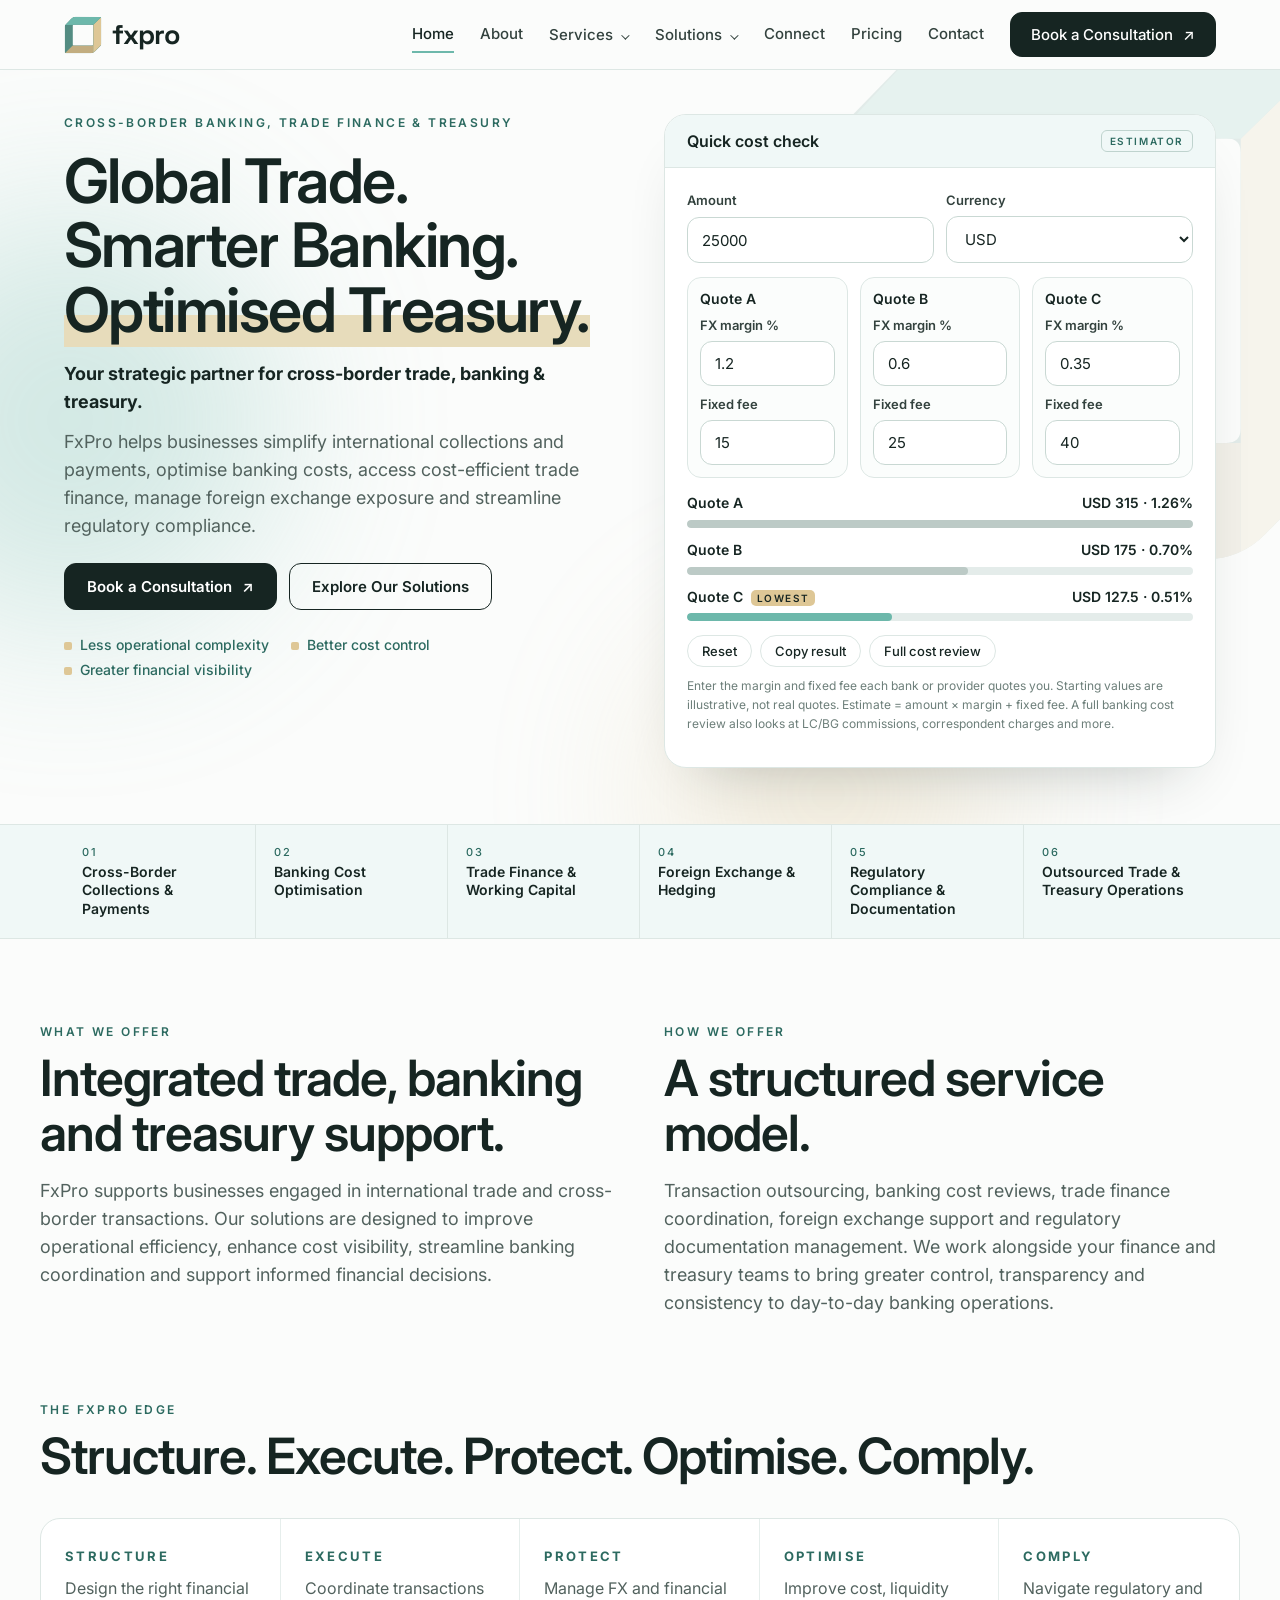
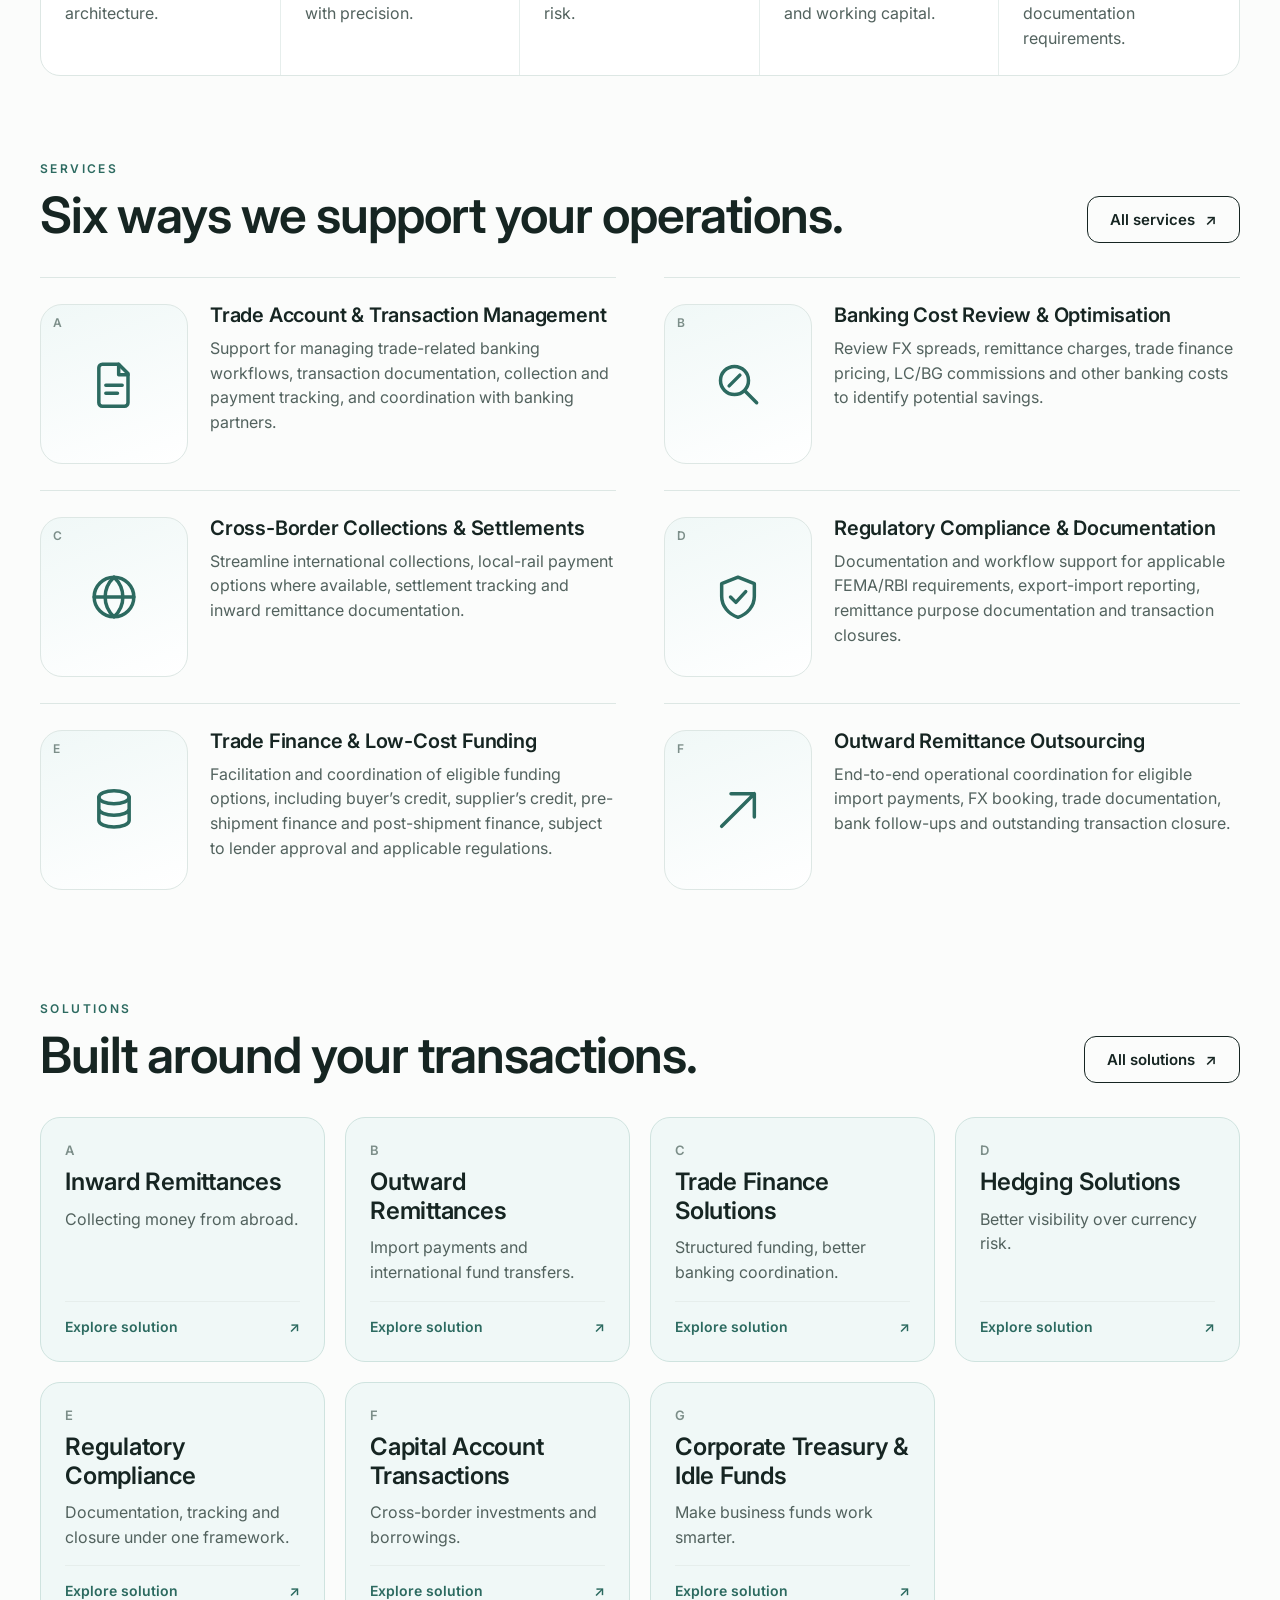
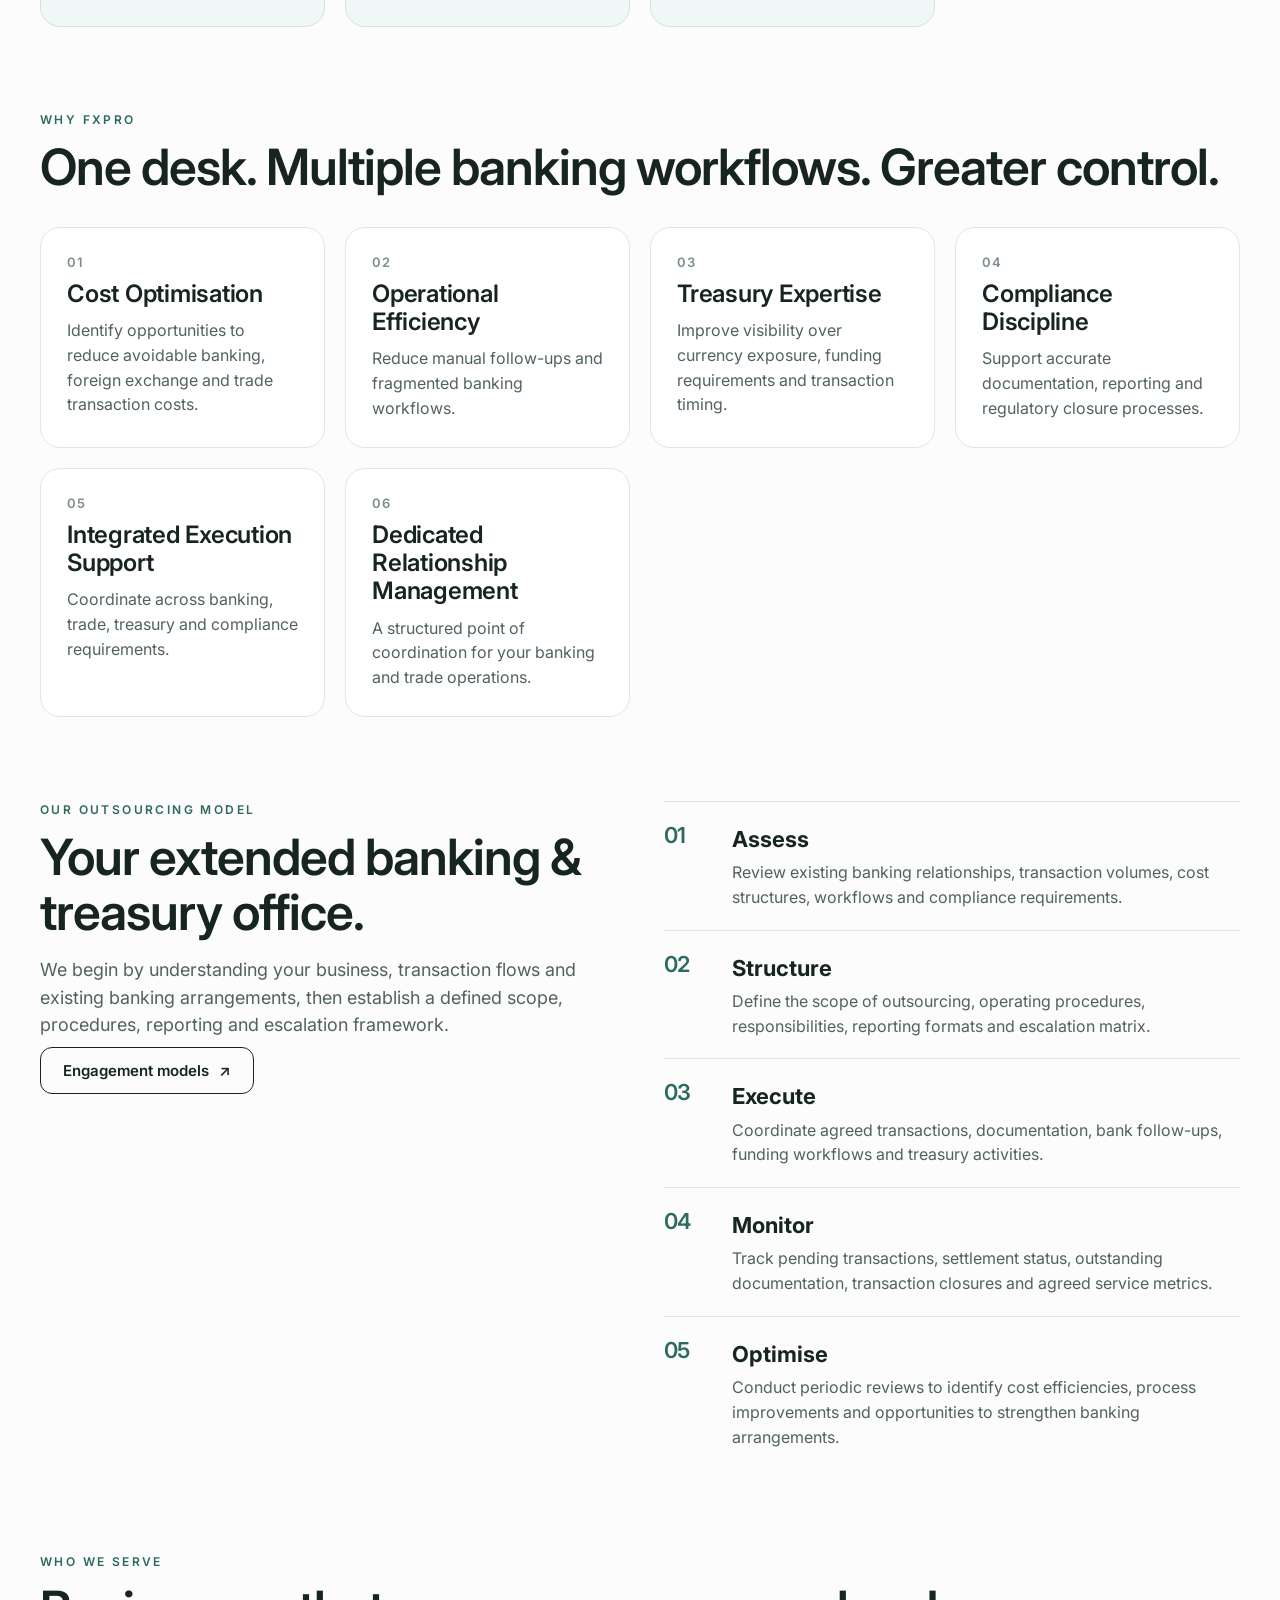
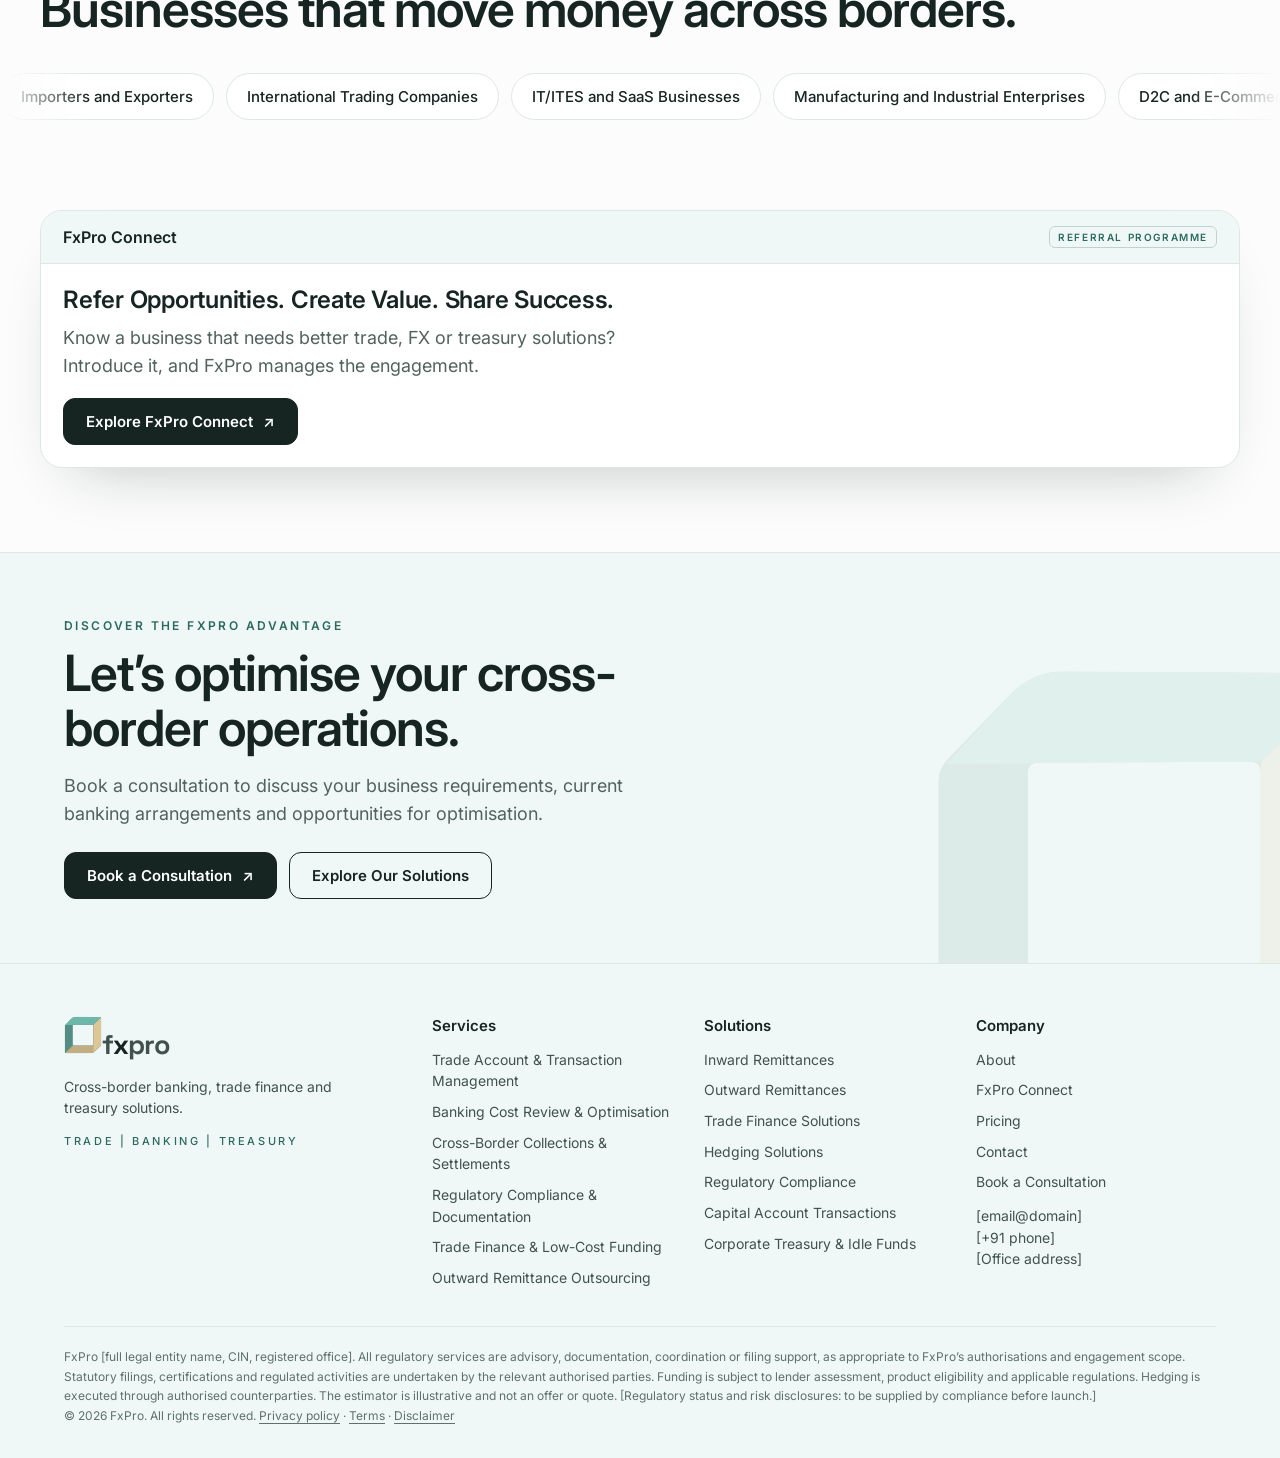
<file: FxPro-website (2).html>
<!doctype html>
<html lang="en">
<head>
<meta charset="utf-8">
<meta name="viewport" content="width=device-width, initial-scale=1, viewport-fit=cover">
<meta name="color-scheme" content="light">
<meta name="description" content="FxPro: cross-border banking, trade finance and treasury solutions for businesses engaged in international trade.">
<title>FxPro | Global Trade. Smarter Banking. Optimised Treasury.</title>
<meta name="theme-color" content="#FBFCFB">
<meta property="og:type" content="website">
<meta property="og:title" content="FxPro | Global Trade. Smarter Banking. Optimised Treasury.">
<meta property="og:description" content="FxPro: cross-border banking, trade finance and treasury solutions for businesses engaged in international trade.">
<meta name="twitter:card" content="summary">
<link rel="icon" type="image/svg+xml" href="data:image/svg+xml,%3Csvg%20xmlns=%22http://www.w3.org/2000/svg%22%20viewBox=%22-2%20-2%20104%20104%22%20fill=%22none%22%20aria-hidden=%22true%22%3E%3Cdefs%3E%3CclipPath%20id=%22rcfav%22%3E%3Cpath%20d=%22M17.67%205.38%20Q22.90%200.00%2030.40%200.05%20L96.60%200.47%20Q100.00%200.49%20100.00%203.89%20L100.00%2074.04%20Q100.00%2077.64%2097.47%2080.21%20L82.53%2095.37%20Q77.97%20100.00%2071.47%20100.00%20L3.20%20100.00%20Q0.00%20100.00%200.00%2096.80%20L0.00%2027.19%20Q0.00%2023.59%202.51%2021.00%20Z%20M21.66%2076.27%20Q21.66%2078.87%2024.26%2078.85%20L75.37%2078.40%20Q77.97%2078.38%2077.97%2075.78%20L77.97%2024.47%20Q77.97%2021.87%2075.37%2021.88%20L24.26%2022.10%20Q21.66%2022.11%2021.66%2024.71%20Z%20%22/%3E%3C/clipPath%3E%3C/defs%3E%3Cg%20clip-path=%22url(%23rcfav)%22%3E%3Crect%20x=%22-2%22%20y=%22-2%22%20width=%22104%22%20height=%22104%22%20fill=%22%23538c82%22/%3E%3Cpolygon%20points=%220.0,23.6%2021.7,22.1%2021.7,78.9%200.0,100.0%22%20fill=%22%23538c82%22/%3E%3Cpolygon%20points=%2221.7,78.9%2078.0,78.4%2078.0,100.0%200.6,100.0%22%20fill=%22%23c2ad80%22/%3E%3Cpolygon%20points=%22100.0,0.5%20100.0,77.6%2078.0,100.0%2078.0,21.9%22%20fill=%22%23dec796%22/%3E%3Cpolygon%20points=%2222.9,0.0%20100.0,0.5%2078.0,21.9%201.9,22.4%22%20fill=%22%236DB8AB%22/%3E%3C/g%3E%3C/svg%3E">
<link href="https://fonts.googleapis.com/css2?family=Inter:wght@400;500;600;700&family=Space+Grotesk:wght@700&display=swap" rel="stylesheet">
<style>
:root{--ink:#162522;--teal:#6DB8AB;--tealD:#538C82;--tx:#2C6A60;--gold:#DEC796;--goldD:#B5985A;--tint:#F0F8F7;--bg:#FBFCFB;--line:#DDE7E4;--mut:#52625E;--x:var(--ink);--serif:'Inter',system-ui,sans-serif;color-scheme:light;box-sizing:border-box;padding-top:env(safe-area-inset-top,0px);padding-bottom:env(safe-area-inset-bottom,0px)}
html{scroll-padding-top:calc(88px + env(safe-area-inset-top,0px));scroll-behavior:smooth}
*,*:before,*:after{box-sizing:inherit}
body{margin:0;background:var(--bg);color:var(--ink);font-family:'Inter',system-ui,sans-serif;line-height:1.55;-webkit-font-smoothing:antialiased}
h1,h2,h3,h4,.sf{font-family:var(--serif)}
.sg{font-family:'Inter',system-ui,sans-serif}
a{color:inherit}
.w{max-width:1200px;margin:0 auto;padding:0 24px}
.hd{position:sticky;top:env(safe-area-inset-top,0px);z-index:30;background:rgba(251,252,251,.94);backdrop-filter:blur(10px);border-bottom:1px solid var(--line)}
.nav{display:flex;align-items:center;justify-content:space-between;gap:16px;padding:12px 24px;max-width:1200px;margin:0 auto}
.brand{display:flex;align-items:center;gap:10px;text-decoration:none}
.brand svg{width:38px;height:38px}
.lg{font:700 27px 'Space Grotesk',sans-serif;letter-spacing:-.04em}.lg i{font-style:normal;color:var(--x)}
.links{display:flex;align-items:center;gap:26px}
.links a{text-decoration:none;font-size:15px;font-weight:500;color:#33423E;padding:6px 0;border-bottom:2px solid transparent}
.links a:hover{color:var(--tx)}.links a.on{color:var(--ink);border-color:var(--teal)}
.links a.btn{color:#fff;padding:12px 20px;border:1.5px solid var(--ink)}.links a.btn:hover{color:#fff}
.burger{display:none;background:none;border:1.5px solid var(--ink);border-radius:10px;padding:9px 11px;cursor:pointer}
.burger span{display:block;width:18px;height:2px;background:var(--ink);margin:4px 0}
.btn{display:inline-flex;align-items:center;justify-content:center;gap:10px;padding:13px 22px;border-radius:12px;font:600 15px 'Inter',sans-serif;text-decoration:none;border:1.5px solid var(--ink);cursor:pointer;background:none;color:var(--ink);transition:background .15s,color .15s,border-color .15s}
.b1{background:var(--ink);color:#fff}.b3{background:var(--teal);border-color:var(--teal)}
.b1:hover{border-color:var(--tx)}.b3:hover{border-color:var(--teal)}
:focus-visible{outline:3px solid var(--tx);outline-offset:2px}
.eb{font-size:12px;font-weight:600;letter-spacing:.2em;color:var(--tx);text-transform:uppercase}
.h1{font-size:clamp(36px,4.8vw,62px);line-height:1.05;letter-spacing:-.025em;font-weight:600;margin:16px 0 18px}
.h2{font-size:clamp(30px,4vw,50px);line-height:1.1;letter-spacing:-.02em;font-weight:600;margin:10px 0 0}
.h3{font-size:24px;letter-spacing:-.01em;line-height:1.18;font-weight:600;margin:0}
.em{background:linear-gradient(transparent 58%,#E7DCBB 58%)}
.lead{font-size:18px;color:var(--mut);max-width:600px;margin:0 0 24px}
.row{display:flex;flex-wrap:wrap;gap:12px}
.sec{padding:84px 0 0}
.hero{display:grid;grid-template-columns:repeat(auto-fit,minmax(min(100%,360px),1fr));gap:48px;align-items:start;padding:44px 0 56px}
.pills{display:flex;flex-wrap:wrap;gap:8px 22px;margin-top:26px;font:500 14px 'Inter',sans-serif;color:var(--tx)}
.pills span:before{content:'';display:inline-block;width:8px;height:8px;border-radius:2px;background:var(--gold);margin-right:8px}
.card{background:#fff;border:1px solid var(--line);border-radius:22px;box-shadow:0 30px 60px -36px rgba(22,37,34,.3);overflow:hidden}
.ch{display:flex;justify-content:space-between;align-items:center;padding:15px 22px;background:var(--tint);border-bottom:1px solid var(--line);font:600 16px 'Inter',sans-serif}
.tag{font-size:10px;letter-spacing:.16em;border:1px solid #BFD3CE;border-radius:6px;padding:4px 8px;color:var(--tx)}
.cb{padding:22px}
.fld{display:grid;gap:6px;font-size:13px;font-weight:600;color:#33423E}
.in{width:100%;border:1.5px solid #C9D8D3;border-radius:12px;padding:12px 14px;background:#fff;font:400 15px 'Inter',sans-serif;color:var(--ink)}
.in.bad{border-color:#B03A2E}.err{color:#B03A2E;font-size:12px;font-weight:500}
.g2{display:grid;grid-template-columns:repeat(auto-fit,minmax(130px,1fr));gap:12px}
.opt{border:1px solid var(--line);border-radius:14px;padding:12px;display:grid;gap:8px;background:#FBFDFC}
.opt b{font:600 14px 'Inter',sans-serif}
.res{margin-top:14px;display:grid;gap:11px}
.rr{display:grid;gap:6px;font-size:14px}.rr .t{display:flex;justify-content:space-between;gap:8px;font-weight:600}
.bar{height:8px;border-radius:8px;background:#E4ECEA;overflow:hidden}.bar i{display:block;height:100%;background:#BCCAC6;border-radius:8px;transition:width .35s}
.rr.best .bar i{background:var(--teal)}.rr.best .t span:first-child:after{content:'LOWEST';font-size:10px;letter-spacing:.14em;background:var(--gold);border-radius:5px;padding:2px 6px;margin-left:8px}
.note{font-size:12px;color:#6D7F7A;margin-top:10px}
.strip{background:var(--tint);border-top:1px solid var(--line);border-bottom:1px solid var(--line)}
.strip .w{display:grid;grid-template-columns:repeat(auto-fit,minmax(170px,1fr));gap:0}
.strip a{padding:20px 18px;border-right:1px solid var(--line);font:600 14px/1.3 'Inter',sans-serif;text-decoration:none;display:flex;gap:10px;align-items:flex-start}
.strip a:last-child{border-right:0}.strip a:hover{background:#fff}
.strip small{display:block;font:500 11px 'Inter',sans-serif;color:var(--tx);letter-spacing:.14em;margin-bottom:4px}
.head{display:flex;flex-wrap:wrap;align-items:end;justify-content:space-between;gap:20px;margin-bottom:34px}
.grid{display:grid;grid-template-columns:repeat(auto-fit,minmax(min(100%,260px),1fr));gap:20px}
.pil{background:#fff;border:1px solid var(--line);border-radius:20px;padding:26px;display:grid;gap:10px;align-content:start}
.pil p{margin:0;color:var(--mut);font-size:16px}
.num{font:600 13px 'Inter',sans-serif;color:#7C8E89;letter-spacing:.08em}
.sv{background:#fff;border:1px solid var(--line);border-radius:20px;padding:24px;display:flex;flex-direction:column;gap:10px;min-height:220px;text-decoration:none;transition:border-color .15s,box-shadow .15s,transform .15s}
.sv:hover{border-color:var(--teal);box-shadow:0 16px 40px -26px rgba(44,106,96,.55);transform:translateY(-2px)}
.sv p{margin:0;color:var(--mut);font-size:16px;flex:1}
.go{font-weight:600;font-size:14px;color:var(--tx);display:flex;justify-content:space-between;border-top:1px solid #E6EEEC;padding-top:14px;margin-top:6px}
.sv.dk{background:var(--tint);border-color:#CFE3DF}
.two{display:grid;grid-template-columns:repeat(auto-fit,minmax(min(100%,340px),1fr));gap:48px;align-items:start}
.step{display:grid;grid-template-columns:54px 1fr;gap:14px;padding:20px 0;border-top:1px solid var(--line)}
.step b{font:600 22px 'Inter',sans-serif;color:var(--tx);letter-spacing:-.03em}.step h3{margin:0 0 4px;font-size:22px}.step p{margin:0;color:var(--mut);font-size:16px}
.ind{display:flex;flex-wrap:wrap;gap:12px;margin-top:24px}.ind span{background:#fff;border:1px solid var(--line);border-radius:999px;padding:10px 18px;font-weight:500;font-size:15px}
.ul{margin:0;padding:0;list-style:none;display:grid;gap:9px}.ul li{padding-left:22px;position:relative;font-size:16px;color:#33423E}.ul li:before{content:'';position:absolute;left:0;top:8px;width:9px;height:9px;border-radius:3px;background:var(--teal)}
.ul.c2{grid-template-columns:repeat(auto-fit,minmax(min(100%,300px),1fr));column-gap:28px}
.cta{margin-top:84px;background:var(--tint);border-top:1px solid var(--line);padding:64px 0}
.cta .h2{max-width:660px}
.crumb{font-size:13px;color:#7C8E89;margin-bottom:12px}.crumb a{text-decoration:none}.crumb a:hover{color:var(--tx)}
.ph{padding:44px 0 0}
.chips{display:flex;flex-wrap:wrap;gap:10px;margin:0 0 28px}
.chip{border:1.5px solid var(--line);background:#fff;border-radius:999px;padding:9px 16px;font:500 14px 'Inter',sans-serif;cursor:pointer;text-decoration:none;color:var(--ink)}.chip:hover,.chip.on{background:var(--ink);color:#fff;border-color:var(--ink)}
.svb{display:grid;grid-template-columns:repeat(auto-fit,minmax(min(100%,340px),1fr));gap:36px;padding:44px 0;border-top:1px solid var(--line)}
.fn{font-size:13px;color:#6D7F7A;border-left:3px solid var(--gold);padding-left:14px;margin-top:16px}
.tbl{width:100%;border-collapse:collapse;background:#fff;font-size:15px;min-width:520px}.tw{overflow-x:auto;border:1px solid var(--line);border-radius:16px}
.tbl th{background:var(--tint);text-align:left;padding:14px 18px;font:600 15px 'Inter',sans-serif}.tbl td{padding:14px 18px;border-top:1px solid #E6EEEC;vertical-align:top}.tbl td:first-child{font-weight:600}
.edge{display:grid;grid-template-columns:repeat(auto-fit,minmax(190px,1fr));border:1px solid var(--line);border-radius:20px;overflow:hidden;background:#fff}
.edge div{padding:24px;border-right:1px solid #E6EEEC}.edge div:last-child{border-right:0}
.edge b{font:700 13px 'Inter',sans-serif;letter-spacing:.18em;color:var(--tx)}.edge p{margin:8px 0 0;font-size:16px;color:var(--mut)}
.form{display:grid;gap:16px}.f2{display:grid;grid-template-columns:repeat(auto-fit,minmax(200px,1fr));gap:16px}
.ok{background:var(--tint);border:1px solid #CFE3DF;border-radius:16px;padding:22px}
.pre{white-space:pre-wrap;background:#fff;border:1px solid var(--line);border-radius:12px;padding:14px;font-size:14px;margin:14px 0}
.ft{background:var(--tint);border-top:1px solid var(--line);color:#41524E;font-size:14px;margin-top:0}.fc{display:grid;grid-template-columns:1.4fr repeat(3,1fr);gap:32px;padding:52px 0 28px}
@media(max-width:860px){.fc{grid-template-columns:1fr 1fr}}
.fc h4{margin:0 0 14px;font:600 15px 'Inter',sans-serif;color:var(--ink)}.fc a{display:block;color:#41524E;text-decoration:none;margin:0 0 9px}.fc a:hover{color:var(--tx)}
.lgl{border-top:1px solid var(--line);padding:20px 0 calc(32px + env(safe-area-inset-bottom,0px));font-size:12px;line-height:1.65;color:#5F716C}
@media(max-width:860px){.burger{display:block}.links{display:none;position:absolute;left:0;right:0;top:100%;flex-direction:column;align-items:stretch;gap:0;background:var(--bg);border-bottom:1px solid var(--line);padding:8px 24px 20px}.links.open{display:flex}.links a{padding:14px 0;border-bottom:1px solid var(--line)}.links a.btn{margin-top:14px;border:1.5px solid var(--ink)}.sec{padding-top:60px}.strip a{border-right:0;border-bottom:1px solid var(--line)}}
@media(prefers-reduced-motion:reduce){*{transition:none!important;scroll-behavior:auto!important}}

/* ---- motion and polish ---- */
:root{--ease:cubic-bezier(.22,.61,.36,1);--spring:cubic-bezier(.34,1.56,.64,1)}
.btn{position:relative;overflow:hidden;isolation:isolate;transition:border-color .3s,color .3s,transform .25s var(--ease),box-shadow .3s}
.btn:before{content:'';position:absolute;inset:0;transform:translateY(102%);transition:transform .45s var(--ease);z-index:-1}
.b1:before{background:var(--tx)}.b2:before{background:var(--tint)}.b3:before{background:#fff}
.btn:hover:before{transform:none}.btn:hover{box-shadow:0 12px 24px -16px rgba(22,37,34,.55)}.btn:active{transform:scale(.97)}
.btn span[aria-hidden]{display:inline-block;transition:transform .35s var(--ease)}.btn:hover span[aria-hidden]{transform:translate(3px,-3px)}
.skip{position:fixed;left:16px;top:-60px;z-index:200;background:var(--ink);color:#fff;padding:10px 16px;border-radius:10px;text-decoration:none;transition:top .2s}.skip:focus{top:12px}
.prog{position:fixed;left:0;top:0;height:3px;width:100%;transform-origin:0 50%;transform:scaleX(0);background:linear-gradient(90deg,var(--teal),var(--gold));z-index:80;pointer-events:none}
.hd{transition:box-shadow .3s var(--ease),background .3s}.hd.sc{box-shadow:0 12px 30px -24px rgba(22,37,34,.5);background:rgba(251,252,251,.98)}
.nav{transition:padding .3s var(--ease)}.hd.sc .nav{padding-top:7px;padding-bottom:7px}
.brand svg{transition:transform .6s var(--spring)}.brand:hover svg{transform:rotate(-10deg) scale(1.1)}
.links>a:not(.btn),.dd>a{position:relative}.links>a:not(.btn):after,.dd>a:before{content:'';position:absolute;left:0;right:0;bottom:-2px;height:2px;background:var(--teal);transform:scaleX(0);transform-origin:0 50%;transition:transform .35s var(--ease)}
.links>a:not(.btn):hover:after,.dd:hover>a:before{transform:scaleX(1)}.links a.on{border-color:transparent}.links a.on:after{transform:scaleX(1)!important}
.dd{position:relative}.dd>a{padding-right:2px}.dd>a span.cv{display:inline-block;width:6px;height:6px;border-right:1.6px solid currentColor;border-bottom:1.6px solid currentColor;transform:rotate(45deg) translateY(-2px);margin-left:8px;transition:transform .3s var(--ease)}
.dd:hover .cv,.dd.open .cv{transform:rotate(-135deg) translateY(-1px)}
.dm{position:absolute;top:100%;left:-18px;min-width:360px;padding:10px;background:#fff;border:1px solid var(--line);border-radius:18px;box-shadow:0 34px 60px -28px rgba(22,37,34,.45);opacity:0;visibility:hidden;transform:translateY(12px);transition:opacity .25s var(--ease),transform .25s var(--ease),visibility .25s;z-index:5}
.dd:hover .dm,.dd:focus-within .dm,.dd.open .dm{opacity:1;visibility:visible;transform:none}
.links .dm a{display:block;padding:10px 14px;border-radius:10px;border:0;font-size:14.5px;color:var(--ink);position:relative;transition:background .2s,padding-left .25s var(--ease)}
.links .dm a:after{display:none}.links .dm a:hover{background:var(--tint);padding-left:20px;color:var(--ink)}.links .dm a small{display:block;font-size:12px;color:var(--mut);font-weight:400}
#app{transition:opacity .25s var(--ease),transform .25s var(--ease);outline:0}#app.out{opacity:0;transform:translateY(12px)}
.js .rv{opacity:0;transform:translateY(28px);transition:opacity .9s var(--ease),transform .9s var(--ease);transition-delay:calc(var(--i,0)*80ms)}.js .rv.vis{opacity:1;transform:none}
.js .hero .a{opacity:0;animation:up 1s var(--ease) forwards;animation-delay:calc(var(--d,0)*120ms + 220ms)}.intro-on .hero .a{animation-delay:calc(var(--d,0)*120ms + 1000ms)}
@keyframes up{from{opacity:0;transform:translateY(26px)}to{opacity:1;transform:none}}
.wd{display:inline-block;overflow:hidden;vertical-align:top;padding-bottom:.16em;margin-bottom:-.16em}.wd>span{display:inline-block;transform:translateY(118%);animation:wup 1.05s var(--ease) forwards;animation-delay:calc(var(--w)*85ms + 260ms)}.intro-on .wd>span{animation-delay:calc(var(--w)*85ms + 1050ms)}
@keyframes wup{to{transform:none}}
.herow{position:relative;overflow:hidden}.herow .hero{position:relative;z-index:1}
.hbg{position:absolute;right:-90px;top:-60px;width:560px;opacity:.14;pointer-events:none;transform:translate(calc(var(--px,0)*-18px),calc(var(--py,0)*-12px));transition:transform .6s var(--ease)}
.hbg svg{width:100%;height:auto;display:block;animation:fl 12s ease-in-out infinite}@keyframes fl{50%{transform:translateY(-20px) rotate(2deg)}}
.blob{position:absolute;border-radius:50%;filter:blur(90px);opacity:.28;pointer-events:none;animation:dr2 15s ease-in-out infinite alternate}.b-a{width:420px;height:420px;background:var(--teal);left:-140px;top:140px}.b-b{width:340px;height:340px;background:var(--gold);right:22%;bottom:-140px;animation-delay:-7s}@keyframes dr2{to{transform:translate(50px,-36px)}}
.cta{position:relative;overflow:hidden}.cta .w{position:relative;z-index:1}.hbg.cb2{right:-80px;top:auto;bottom:-130px;width:430px;opacity:.12}
.pil,.sv,.card.sp{position:relative}
.sv:before,.pil:before{content:'';position:absolute;inset:0;border-radius:inherit;background:radial-gradient(380px circle at var(--mx,50%) var(--my,0),rgba(109,184,171,.17),transparent 58%);opacity:0;transition:opacity .35s;pointer-events:none}
.sv:hover:before,.pil:hover:before{opacity:1}
.pil{transition:transform .4s var(--ease),border-color .3s,box-shadow .4s}.pil:hover{transform:translateY(-4px);border-color:#BFD9D3;box-shadow:0 22px 44px -30px rgba(44,106,96,.5)}
.sv{transition:transform .4s var(--ease),border-color .3s,box-shadow .4s}.sv:hover{transform:translateY(-5px)}
.go span[aria-hidden]{display:inline-block;transition:transform .35s var(--ease)}.sv:hover .go span[aria-hidden]{transform:translate(4px,-4px)}
.strip a{transition:background .3s,padding-left .35s var(--ease)}.strip a:hover{padding-left:26px}
.pill{display:inline-block;background:#fff;border:1px solid var(--line);border-radius:999px;padding:11px 20px;font-weight:500;font-size:15px;text-decoration:none;white-space:nowrap;transition:background .25s,color .25s,border-color .25s,transform .3s var(--ease)}.pill:hover{background:var(--ink);color:#fff;border-color:var(--ink);transform:translateY(-2px)}
.mq{overflow:hidden;-webkit-mask-image:linear-gradient(90deg,transparent,#000 7%,#000 93%,transparent);mask-image:linear-gradient(90deg,transparent,#000 7%,#000 93%,transparent)}
.mq>div{display:flex;gap:12px;width:max-content;animation:mq 46s linear infinite;padding:6px 0}.mq:hover>div{animation-play-state:paused}@keyframes mq{to{transform:translateX(-50%)}}
.step{position:relative}.step:before{content:'';position:absolute;left:0;top:-1px;height:1px;width:0;background:var(--teal);transition:width 1.1s var(--ease) .15s}.step.vis:before{width:100%}
.chips.stick{position:sticky;top:calc(64px + env(safe-area-inset-top,0px));z-index:20;background:rgba(251,252,251,.94);backdrop-filter:blur(8px);padding:10px 0;margin-top:20px;margin-bottom:0}
.chip{transition:background .25s,color .25s,border-color .25s,transform .25s var(--ease)}.chip:hover{transform:translateY(-1px)}
.in{transition:border-color .2s,box-shadow .25s}.in:focus{border-color:var(--tx);box-shadow:0 0 0 4px rgba(109,184,171,.28);outline:0}
.chip.sm{padding:7px 14px;font-size:13px}
.ld{pointer-events:none;opacity:.9}.spin{display:inline-block;width:16px;height:16px;border:2px solid rgba(255,255,255,.45);border-top-color:#fff;border-radius:50%;animation:sp .7s linear infinite}@keyframes sp{to{transform:rotate(360deg)}}
.ck{display:block;margin-bottom:10px}.ck circle{stroke-dasharray:126;stroke-dashoffset:126;animation:dr .8s var(--ease) forwards}.ck path{stroke-dasharray:32;stroke-dashoffset:32;animation:dr .55s .5s var(--ease) forwards}@keyframes dr{to{stroke-dashoffset:0}}
.toast{position:fixed;left:50%;bottom:30px;transform:translate(-50%,24px);background:var(--ink);color:#fff;padding:12px 20px;border-radius:12px;font-size:14px;font-weight:500;opacity:0;pointer-events:none;transition:opacity .3s,transform .4s var(--spring);z-index:120}.toast.on{opacity:1;transform:translate(-50%,0)}
.top{position:fixed;right:22px;bottom:calc(22px + env(safe-area-inset-bottom,0px));width:48px;height:48px;border-radius:50%;background:var(--ink);color:#fff;border:0;cursor:pointer;opacity:0;pointer-events:none;transform:translateY(14px);transition:opacity .3s,transform .4s var(--ease),background .25s;z-index:70;display:flex;align-items:center;justify-content:center}.top.on{opacity:1;pointer-events:auto;transform:none}.top:hover{background:var(--tx)}
.intro{position:fixed;inset:0;z-index:150;background:#fff;display:flex;flex-direction:column;align-items:center;justify-content:center;gap:14px;animation:cur 1.35s var(--ease) forwards}.intro svg{width:88px;height:88px;animation:pop .9s var(--spring) both}.intro b{font:700 30px 'Space Grotesk',sans-serif;letter-spacing:-.04em;opacity:0;animation:fi .6s .35s var(--ease) forwards}
@keyframes cur{0%,70%{transform:none}100%{transform:translateY(-101%)}}@keyframes pop{from{transform:scale(.4) rotate(-14deg);opacity:0}to{transform:none;opacity:1}}@keyframes fi{to{opacity:1}}
.lgl a{color:inherit;text-decoration:underline;text-underline-offset:3px}.fc a{position:relative;transition:color .2s,padding-left .3s var(--ease)}.fc a:hover{padding-left:6px}
.pil.sel{display:flex;flex-direction:column;gap:10px}.pil.sel .btn{align-self:flex-start;margin-top:auto}
.lg-sec h2{font:600 24px 'Inter',system-ui,sans-serif;margin:30px 0 8px}.lg-sec p{color:var(--mut);margin:0 0 10px;max-width:760px}
@media(max-width:860px){.dm{position:static;opacity:1;visibility:visible;transform:none;box-shadow:none;border:0;padding:0 0 6px 12px;min-width:0;display:none}.dd.open .dm{display:block}.links .dm a{padding:11px 0;border-bottom:1px solid var(--line);border-radius:0}.links .dm a:hover{padding-left:6px}.hbg{width:380px;right:-120px}.chips.stick{top:calc(58px + env(safe-area-inset-top,0px))}}
@media(prefers-reduced-motion:reduce){.intro{display:none}.mq>div,.blob,.hbg svg{animation:none}.btn:before,.sv:before{transition:none}}

/* ---- services list (image left, text right) ---- */
.sl{display:grid;grid-template-columns:repeat(auto-fit,minmax(min(100%,460px),1fr));column-gap:48px}
.sr{display:grid;grid-template-columns:148px 1fr;gap:22px;align-items:start;padding:26px 0;border-top:1px solid var(--line);text-decoration:none;color:inherit}
.sthumb{width:148px;aspect-ratio:1/1.08;border-radius:22px;overflow:hidden;background:linear-gradient(160deg,var(--tint),#fff);border:1px solid var(--line);display:flex;align-items:center;justify-content:center;transition:transform .4s var(--ease),box-shadow .4s}
.sthumb img{width:100%;height:100%;object-fit:cover;display:block}
.sthumb{position:relative;color:var(--tx)}.sthumb svg{width:56px;height:56px}.sthumb em{position:absolute;left:12px;top:10px;font:600 12px 'Inter',sans-serif;font-style:normal;color:#7C8E89;letter-spacing:.08em}
.ic{width:52px;height:52px;border-radius:14px;background:var(--tint);border:1px solid #CFE3DF;color:var(--tx);display:flex;align-items:center;justify-content:center}
.flow{margin-top:22px}.fl{display:flex;align-items:center;gap:14px;padding:12px 16px;border:1px solid var(--line);border-radius:14px;background:var(--tint);font:600 16px 'Inter',sans-serif;position:relative}.fl svg{color:var(--tx);flex:none}.fl+.fl{margin-top:22px}.fl+.fl:before{content:'';position:absolute;left:28px;top:-22px;height:22px;width:2px;background:var(--teal)}
.jr{grid-template-columns:repeat(auto-fit,minmax(min(100%,190px),1fr))}
.sbody h3{font-size:20px;margin:0 0 8px;transition:color .25s}.sbody p{margin:0;color:var(--mut);font-size:16px}
.sbody .sub{font-size:14px;font-weight:500;color:#6D7F7A;margin:0 0 8px}.sr:hover .sbody h3{color:var(--tx)}.sr:hover .sthumb{transform:translateY(-3px);box-shadow:0 18px 36px -24px rgba(44,106,96,.55)}
/* ---- mobile refinements ---- */
@media(max-width:860px){
.links.open{max-height:calc(100vh - 70px);max-height:calc(100dvh - 70px);overflow-y:auto;-webkit-overflow-scrolling:touch}
.in{font-size:16px}
.edge div{border-right:0;border-bottom:1px solid #E6EEEC}.edge div:last-child{border-bottom:0}
.two{gap:30px}.head{margin-bottom:24px}
.chips.stick{flex-wrap:nowrap;overflow-x:auto;scrollbar-width:none;-webkit-overflow-scrolling:touch;margin-left:-24px;margin-right:-24px;padding-left:24px;padding-right:24px}
.chips.stick::-webkit-scrollbar{display:none}.chips.stick .chip{flex:none;white-space:nowrap}
.cta{padding:48px 0;margin-top:60px}
.blob{filter:blur(60px);opacity:.2}.b-b{display:none}
.hd{-webkit-backdrop-filter:none;backdrop-filter:none;background:rgba(251,252,251,.98)}
}
@media(max-width:560px){
.w{padding:0 18px}.nav{padding:10px 18px}.links{padding-left:18px;padding-right:18px}
.hero{padding:28px 0 40px;gap:32px}
.row .btn{flex:1 1 100%}
.fc{grid-template-columns:1fr;gap:24px;padding:40px 0 20px}
.cb{padding:18px}.card .ch{padding:14px 18px}
.lead{font-size:16.5px}.h3{font-size:21px}
.step{grid-template-columns:40px 1fr;gap:10px}
.pil{padding:22px}.sv{min-height:0}
.chips.stick{margin-left:-18px;margin-right:-18px;padding-left:18px;padding-right:18px}
.sr{grid-template-columns:104px 1fr;gap:16px;padding:20px 0}.sthumb{width:104px;border-radius:18px}.sthumb svg{width:44px;height:44px}.sthumb em{left:9px;top:8px;font-size:11px}.sbody h3{font-size:17px;margin-bottom:6px}.sbody p{font-size:14.5px}
.toast{left:16px;right:16px;transform:translateY(24px);text-align:center}.toast.on{transform:none}
.top{right:16px}
}
</style>
</head>
<body>
<a class="skip" id="skip" href="#">Skip to content</a>
<div class="prog" id="prog"></div>
<div class="intro" id="intro" aria-hidden="true"><svg viewBox="-2 -2 104 104" fill="none" aria-hidden="true"><defs><clipPath id="rcIntro"><path d="M17.67 5.38 Q22.90 0.00 30.40 0.05 L96.60 0.47 Q100.00 0.49 100.00 3.89 L100.00 74.04 Q100.00 77.64 97.47 80.21 L82.53 95.37 Q77.97 100.00 71.47 100.00 L3.20 100.00 Q0.00 100.00 0.00 96.80 L0.00 27.19 Q0.00 23.59 2.51 21.00 Z M21.66 76.27 Q21.66 78.87 24.26 78.85 L75.37 78.40 Q77.97 78.38 77.97 75.78 L77.97 24.47 Q77.97 21.87 75.37 21.88 L24.26 22.10 Q21.66 22.11 21.66 24.71 Z "/></clipPath></defs><g clip-path="url(#rcIntro)"><rect x="-2" y="-2" width="104" height="104" fill="#538c82"/><polygon points="0.0,23.6 21.7,22.1 21.7,78.9 0.0,100.0" fill="#538c82"/><polygon points="21.7,78.9 78.0,78.4 78.0,100.0 0.6,100.0" fill="#c2ad80"/><polygon points="100.0,0.5 100.0,77.6 78.0,100.0 78.0,21.9" fill="#dec796"/><polygon points="22.9,0.0 100.0,0.5 78.0,21.9 1.9,22.4" fill="#6DB8AB"/></g></svg><b>fxpro</b></div>
<header class="hd"><div class="nav">
<a class="brand" href="#/" aria-label="FxPro home"><svg viewBox="-2 -2 104 104" fill="none" aria-hidden="true"><defs><clipPath id="rcHead"><path d="M17.67 5.38 Q22.90 0.00 30.40 0.05 L96.60 0.47 Q100.00 0.49 100.00 3.89 L100.00 74.04 Q100.00 77.64 97.47 80.21 L82.53 95.37 Q77.97 100.00 71.47 100.00 L3.20 100.00 Q0.00 100.00 0.00 96.80 L0.00 27.19 Q0.00 23.59 2.51 21.00 Z M21.66 76.27 Q21.66 78.87 24.26 78.85 L75.37 78.40 Q77.97 78.38 77.97 75.78 L77.97 24.47 Q77.97 21.87 75.37 21.88 L24.26 22.10 Q21.66 22.11 21.66 24.71 Z "/></clipPath></defs><g clip-path="url(#rcHead)"><rect x="-2" y="-2" width="104" height="104" fill="#538c82"/><polygon points="0.0,23.6 21.7,22.1 21.7,78.9 0.0,100.0" fill="#538c82"/><polygon points="21.7,78.9 78.0,78.4 78.0,100.0 0.6,100.0" fill="#c2ad80"/><polygon points="100.0,0.5 100.0,77.6 78.0,100.0 78.0,21.9" fill="#dec796"/><polygon points="22.9,0.0 100.0,0.5 78.0,21.9 1.9,22.4" fill="#6DB8AB"/></g></svg><span class="lg">f<i>x</i>pro</span></a>
<button class="burger" id="burger" aria-label="Menu" aria-expanded="false" aria-controls="links"><span></span><span></span><span></span></button>
<nav class="links" id="links" aria-label="Main"></nav></div></header>
<main id="app" tabindex="-1"></main>
<footer class="ft" id="foot"></footer>
<div class="toast" id="toast" role="status" aria-live="polite"></div>
<button class="top" id="top" aria-label="Back to top"><svg width="18" height="18" viewBox="0 0 18 18" fill="none" stroke="currentColor" stroke-width="2" stroke-linecap="round" stroke-linejoin="round"><path d="M9 15V3M3.5 8.5L9 3l5.5 5.5"/></svg></button>
<script>
(function(){
var ARW='<span aria-hidden="true">&#8599;</span>',MARK='<svg viewBox="-2 -2 104 104" fill="none" aria-hidden="true"><defs><clipPath id="rc1"><path d="M17.67 5.38 Q22.90 0.00 30.40 0.05 L96.60 0.47 Q100.00 0.49 100.00 3.89 L100.00 74.04 Q100.00 77.64 97.47 80.21 L82.53 95.37 Q77.97 100.00 71.47 100.00 L3.20 100.00 Q0.00 100.00 0.00 96.80 L0.00 27.19 Q0.00 23.59 2.51 21.00 Z M21.66 76.27 Q21.66 78.87 24.26 78.85 L75.37 78.40 Q77.97 78.38 77.97 75.78 L77.97 24.47 Q77.97 21.87 75.37 21.88 L24.26 22.10 Q21.66 22.11 21.66 24.71 Z "/></clipPath></defs><g clip-path="url(#rc1)"><rect x="-2" y="-2" width="104" height="104" fill="#538c82"/><polygon points="0.0,23.6 21.7,22.1 21.7,78.9 0.0,100.0" fill="#538c82"/><polygon points="21.7,78.9 78.0,78.4 78.0,100.0 0.6,100.0" fill="#c2ad80"/><polygon points="100.0,0.5 100.0,77.6 78.0,100.0 78.0,21.9" fill="#dec796"/><polygon points="22.9,0.0 100.0,0.5 78.0,21.9 1.9,22.4" fill="#6DB8AB"/></g></svg>';
var MC=0;function mark(){return MARK.split('rc1').join('rcm'+(++MC))}
/* CONTACT FORM: paste your form endpoint between the quotes (e.g. https://formspree.io/f/xxxxxxxx). While empty, the form runs in prototype mode and nothing is sent. */
var FORM_ENDPOINT='';
var $=function(s,r){return (r||document).querySelector(s)},app=$('#app');
var D=document,root=D.documentElement,RM=!!(window.matchMedia&&matchMedia('(prefers-reduced-motion: reduce)').matches);
if(!RM)root.classList.add('js');
function esc(s){return String(s).replace(/[&<>"]/g,function(c){return {'&':'&amp;','<':'&lt;','>':'&gt;','"':'&quot;'}[c]})}
function toast(m){var el=$('#toast');el.textContent=m;el.classList.add('on');clearTimeout(toast.t);toast.t=setTimeout(function(){el.classList.remove('on')},2200)}
var CAPL=['#/services#collections','#/services#banking-cost','#/solutions/trade-finance','#/solutions/hedging','#/solutions/regulatory','#/services#trade-account'];

var CAP=['Cross-Border Collections & Payments','Banking Cost Optimisation','Trade Finance & Working Capital','Foreign Exchange & Hedging','Regulatory Compliance & Documentation','Outsourced Trade & Treasury Operations'];
var SERV=[
{id:'trade-account',k:'A',t:'Trade Account & Transaction Management',d:'Support for managing trade-related banking workflows, transaction documentation, collection and payment tracking, and coordination with banking partners.',i:['Trade transaction tracking and coordination','Export and import documentation management','Bank communication and follow-up','Payment and settlement reconciliation','Outstanding transaction monitoring','Transaction status and MIS reporting']},
{id:'banking-cost',k:'B',t:'Banking Cost Review & Optimisation',d:'Review FX spreads, remittance charges, trade finance pricing, LC/BG commissions and other banking costs to identify potential savings.',i:['Foreign exchange spread and conversion cost review','Inward and outward remittance charge assessment','Trade finance interest and commission benchmarking','Letter of Credit and Bank Guarantee cost review','Correspondent bank and transaction charge analysis','Banking proposal comparison and negotiation support']},
{id:'collections',k:'C',t:'Cross-Border Collections & Settlements',d:'Streamline international collections, local-rail payment options where available, settlement tracking and inward remittance documentation.',i:['Global collection account coordination','Local collection rail solutions, where available','Inward remittance tracking and settlement follow-ups','FX conversion and settlement coordination','FIRA/FIRC documentation coordination, as applicable','Export proceeds reconciliation and e-BRC follow-up','Collection reporting and transaction history management']},
{id:'compliance-docs',k:'D',t:'Regulatory Compliance & Documentation',d:'Documentation and workflow support for applicable FEMA/RBI requirements, export-import reporting, remittance purpose documentation and transaction closures.',i:['Export and import documentation coordination','EDF and SOFTEX-related support, where applicable','Export realisation tracking and e-BRC follow-up','Bill of Entry and Outward Remittance (BOE\u2013ORM) reconciliation','Outstanding export and import transaction monitoring','FEMA/RBI reporting and closure coordination','FDI, ODI, FC-GPR, FC-TRS, ECB and OPI documentation support, as applicable']},
{id:'funding',k:'E',t:'Trade Finance & Low-Cost Funding',d:'Facilitation and coordination of eligible funding options, including buyer\u2019s credit, supplier\u2019s credit, pre-shipment finance and post-shipment finance, subject to lender approval and applicable regulations.',i:['Export Packing Credit (EPC)','Pre-Shipment Credit in Foreign Currency (PCFC)','Post-Shipment Export Finance','Buyer\u2019s Credit and Supplier\u2019s Credit, where permitted','Foreign Currency Demand Loan (FCDL)','Export Bill Discounting','Letter of Credit and Bank Guarantee coordination','Advance Import Funding assessment','Working Capital and Trade Credit solutions'],n:'Funding is subject to lender assessment, product eligibility and applicable regulations.'},
{id:'outward',k:'F',t:'Outward Remittance Outsourcing',d:'End-to-end operational coordination for eligible import payments, FX booking, trade documentation, bank follow-ups and outstanding transaction closure.',i:['End-to-end payment workflow coordination','Import payment documentation and bank follow-ups','FX booking and hedging coordination','Merchanting Trade and High-Seas Sales (HSS) documentation support','Advance and deferred import payment coordination','Third-party payment and delayed payment assessment','Letter of Credit and Bank Guarantee cost management','BOE\u2013ORM reconciliation and closure tracking']}];
var SOL=[
{id:'inward',k:'A',t:'Inward Remittances',s:'Collecting money from abroad',h:'Receive Globally. Settle Efficiently. Stay Compliant.',d:'FxPro coordinates the operational lifecycle of eligible export receipts, from collection arrangements and transaction tracking to FX settlement coordination and regulatory documentation.',f:[['Global Collection Infrastructure','Multi-currency virtual accounts and local collection rails in supported markets, subject to provider availability and eligibility.'],['Optimised FX & INR Settlement','Competitive FX pricing, transparent settlement economics and access to eligible spot or forward contracts at agreed market-linked rates.'],['Dedicated Merchant Dashboard','Transaction visibility, settlement status, reconciliation support and historical transaction information, where provided by the platform partner.'],['Export Compliance Support','Support for purpose documentation, e-BRC follow-up, applicable export declarations and related regulatory closure workflows.']],o:'Better collection visibility, streamlined workflows and improved control over export receivables.',n:'Any \u201czero FX markup\u201d positioning applies only where it reflects the actual commercial terms of the relevant product. FX markup is distinct from the underlying exchange rate, conversion charges and other applicable fees. Real-time tracking is subject to platform capabilities.'},
{id:'outward-remittances',k:'B',t:'Outward Remittances',s:'Import payments and international fund transfers',h:'Smarter Import Payments. Controlled Costs. Stronger Compliance.',d:'FxPro coordinates international payment workflows, documentation, FX booking support, banking follow-ups and transaction closure.',f:[['Transaction Outsourcing','Payment initiation coordination, documentation checks, bank follow-ups and payment status tracking.'],['FX Booking & Hedging','Support with spot, forward and other eligible hedging arrangements through authorised counterparties.'],['Merchanting Trade & High-Seas Sales (HSS)','Transaction structuring and documentation coordination, subject to applicable requirements.'],['Trade Finance Support','Access facilitation for eligible import funding and working capital solutions.'],['LC & Bank Guarantee Cost Management','Review of pricing, commissions, collateral requirements and alternative banking proposals.'],['Foreign Currency Funding','Assessment and facilitation of eligible foreign-currency funding options, including advance-import funding where permitted.'],['Delayed & Third-Party Payment Support','Assessment of delayed import payments and third-party payment arrangements against applicable regulatory and bank requirements.'],['BOE\u2013ORM Closure Support','Reconciliation and follow-up for outstanding bills of entry and outward remittance records.']],o:'Better payment visibility, fewer fragmented follow-ups and more disciplined transaction management.'},
{id:'trade-finance',k:'C',t:'Trade Finance Solutions',s:'Structured funding, better banking coordination',h:'Capital Structured Around Your Trade Cycle.',d:'We help businesses evaluate eligible trade finance options, compare commercial terms and coordinate documentation and execution with lending institutions.',l:['Pre-Shipment Credit in Foreign Currency (PCFC)','Export Packing Credit (EPC)','Post-Shipment Export Finance','Buyer\u2019s Credit and Supplier\u2019s Credit, where permitted','Foreign Currency Demand Loan (FCDL)','Export Bill Discounting','Letter of Credit (LC) Structuring Support','Bank Guarantee (BG) Cost Optimisation','Working Capital & Trade Credit Advisory'],n:'Funding is subject to lender assessment, product eligibility and applicable regulations.'},
{id:'hedging',k:'D',t:'Hedging Solutions',s:'Better visibility over currency risk',h:'Turn Currency Risk Into Strategic Control.',d:'We support exposure assessment, rate comparison, forward booking coordination and reporting to help businesses manage foreign exchange risk more systematically.',l:['Foreign Exchange Exposure Assessment','Forward Contract Booking Support','Spot and Forward Rate Comparison','Hedge Planning and Exposure Mapping','Import and Export Payable/Receivable Matching','Hedge maturity and utilisation tracking','Currency Risk Reporting','FX Policy and Internal Control Framework'],n:'Hedging is executed through authorised counterparties.'},
{id:'regulatory',k:'E',t:'Regulatory Compliance',s:'Documentation, tracking and closure under one framework',h:'Complex Requirements. Structured Execution.',d:'We coordinate transaction documentation, maintain outstanding-item trackers and support timely follow-ups with banks and relevant authorised professionals.',l:['Export and Import Transaction Documentation','EDF/SOFTEX-Related Support, where applicable','e-BRC Follow-up and Reconciliation','Export Obligation and Realisation Tracking','Bill of Entry\u2013Outward Remittance (BOE\u2013ORM) Reconciliation','Outstanding Export and Import Transaction Monitoring','FIRA/FIRC Documentation Coordination, as applicable','FEMA/RBI Reporting and Closure Support','FDI and ODI Transaction Support','FC-GPR, FC-TRS, ECB and OPI Documentation Support, as applicable'],n:'Regulatory services are advisory, documentation, coordination or filing support, as appropriate to FxPro\u2019s authorisations and engagement scope. Statutory filings, certifications and regulated activities are undertaken by the relevant authorised parties.'},
{id:'capital-account',k:'F',t:'Capital Account Transactions',s:'Cross-border investments and borrowings',h:'Structuring Cross-Border Capital With Precision.',d:'We support eligible transaction documentation, reporting coordination and banking workflows associated with international investments and borrowings.',l:['Foreign Direct Investment (FDI)','Overseas Direct Investment (ODI)','Foreign Currency\u2013Gross Provisional Return (FC-GPR) filing support','Foreign Currency\u2013Transfer of Shares (FC-TRS) filing support','FCTRS / ESOP transactions','External Commercial Borrowings (ECB)','Overseas Portfolio Investment (OPI)','Cross-Border Equity and Debt Transaction Documentation','Capital Account Reporting and Regulatory Coordination'],n:'Statutory filings and certifications are undertaken by the relevant authorised parties.'},
{id:'treasury-funds',k:'G',t:'Corporate Treasury & Idle Funds',s:'Make business funds work smarter',h:'Make Your Business Funds Work Smarter.',d:'Funds lying idle in current accounts may be an opportunity to improve treasury efficiency without compromising operational liquidity. FxPro supports businesses in reviewing balances, mapping cash-flow requirements and identifying potential surplus funds.',f:[['Idle Balance Assessment','Identify potential surplus balances across current accounts and banking relationships.'],['Cash Flow & Liquidity Planning','Map operating expenses, vendor payments, statutory obligations and near-term funding requirements.'],['Surplus Funds Identification','Distinguish operational balances from funds potentially available for short-term deployment.'],['Liquid Mutual Fund Solutions','Facilitate access to suitable liquid mutual fund options through appropriately registered and authorised investment partners, subject to eligibility.'],['Short-Term Treasury Planning','Evaluate liquidity requirements, investment horizons, access timelines and risk considerations.'],['Investment & Liquidity Reporting','Support visibility over deployed funds, expected liquidity needs and portfolio information, subject to the agreed service scope.']],n:'Investment products are offered only through appropriately registered and authorised partners. Mutual fund investments are subject to market risks.'}];
var EDGE=[['STRUCTURE','Design the right financial architecture.'],['EXECUTE','Coordinate transactions with precision.'],['PROTECT','Manage FX and financial risk.'],['OPTIMISE','Improve cost, liquidity and working capital.'],['COMPLY','Navigate regulatory and documentation requirements.']];
var WHY=[['Cost Optimisation','Identify opportunities to reduce avoidable banking, foreign exchange and trade transaction costs.'],['Operational Efficiency','Reduce manual follow-ups and fragmented banking workflows.'],['Treasury Expertise','Improve visibility over currency exposure, funding requirements and transaction timing.'],['Compliance Discipline','Support accurate documentation, reporting and regulatory closure processes.'],['Integrated Execution Support','Coordinate across banking, trade, treasury and compliance requirements.'],['Dedicated Relationship Management','A structured point of coordination for your banking and trade operations.']];
var WHY2=[['Specialist Expertise','Deep-domain knowledge across Trade, FX & Treasury.'],['Independent Perspective','Solutions structured around the client\u2019s requirements.'],['End-to-End Support','From structuring to execution and closure.'],['Cost & Risk Focused','Designed to improve financial efficiency and control.'],['Institutional Approach','Disciplined processes. Structured execution. Professional governance.']];
var MODEL=[['Assess','Review existing banking relationships, transaction volumes, cost structures, workflows and compliance requirements.'],['Structure','Define the scope of outsourcing, operating procedures, responsibilities, reporting formats and escalation matrix.'],['Execute','Coordinate agreed transactions, documentation, bank follow-ups, funding workflows and treasury activities.'],['Monitor','Track pending transactions, settlement status, outstanding documentation, transaction closures and agreed service metrics.'],['Optimise','Conduct periodic reviews to identify cost efficiencies, process improvements and opportunities to strengthen banking arrangements.']];
var ENG=[['Transaction-Based Support','For businesses requiring assistance with specific banking and trade transaction workflows.'],['Monthly Outsourced Desk','For businesses seeking continuous support across defined trade operations, remittances, documentation and banking coordination.'],['Integrated Trade & Treasury Desk','For businesses seeking a coordinated operating model covering cross-border transactions, trade finance, FX support and compliance workflows.'],['Specialised Advisory & Review','For targeted assignments involving banking cost reviews, funding assessments, treasury processes and operational improvement.']];
var SERVE=['Importers and Exporters','International Trading Companies','IT/ITES and SaaS Businesses','Manufacturing and Industrial Enterprises','D2C and E-Commerce Exporters','Professional and Consulting Services','Businesses with Complex Trade Finance Requirements'];
var SPEC=['Local Payment Rails','EDF Tracking and Submission','Regulatory Pendency Closures','FX and Trade Product Structuring','International Payment Gateways','Working Capital Assessment','Capital Account Transaction Structuring'];
var OUTS=['Reduce dependence on fragmented internal follow-ups.','Improve visibility over banking and FX costs.','Maintain better control over outstanding transactions.','Strengthen documentation and reconciliation discipline.','Improve coordination across finance, treasury and banking teams.','Allow internal teams to focus on core business and strategic financial decisions.'];
var ENQ=[['consultation','Book a consultation'],['referral','Refer a business (FxPro Connect)'],['proposal','Request a commercial proposal'],['business','Business enquiry'],['trade','Trade finance & treasury'],['payments','Cross-border payments'],['compliance','Regulatory & compliance support']];
function hd(e,h,s){return '<div class="eb">'+e+'</div><h2 class="h2">'+h+'</h2>'+(s?'<p class="lead" style="margin:16px 0 0">'+s+'</p>':'')}
function ul(a,c){return '<ul class="ul'+(c?' c2':'')+'">'+a.map(function(x){return '<li>'+x+'</li>'}).join('')+'</ul>'}
function cta(t){return '<div class="cta"><div class="w"><div class="eb">'+(t||'Discover the FxPro advantage')+'</div><h2 class="h2">Let\u2019s optimise your cross-border operations.</h2><p class="lead" style="margin-top:16px">Book a consultation to discuss your business requirements, current banking arrangements and opportunities for optimisation.</p><div class="row"><a class="btn b1" href="#/contact?t=consultation">Book a Consultation '+ARW+'</a><a class="btn b2" href="#/solutions">Explore Our Solutions</a></div></div></div>'}
function pil(n,t,d){return '<div class="pil">'+(n?'<div class="num">'+n+'</div>':'')+'<h3 class="h3">'+t+'</h3><p>'+d+'</p></div>'}
function svc(s){return '<a class="sv" href="#/services#'+s.id+'"><div class="num">'+s.k+'</div><h3 class="h3">'+s.t+'</h3><p>'+s.d.split('. ')[0].replace(/\.$/,'')+'.</p><div class="go"><span>View scope</span>'+ARW+'</div></a>'}
function ico(n,w){var P={user:'<circle cx="12" cy="8" r="3.6"/><path d="M4.5 20c.8-4 4-6 7.5-6s6.7 2 7.5 6"/>',briefcase:'<rect x="3.5" y="7.5" width="17" height="12" rx="2.2"/><path d="M9 7.5V6a2 2 0 0 1 2-2h2a2 2 0 0 1 2 2v1.5M3.5 13h17"/>',network:'<circle cx="12" cy="5.5" r="2.4"/><circle cx="5.5" cy="18" r="2.4"/><circle cx="18.5" cy="18" r="2.4"/><path d="M10.9 7.6L6.6 15.9M13.1 7.6l4.3 8.3M8 18h8"/>',lock:'<rect x="5" y="10.5" width="14" height="10" rx="2.2"/><path d="M8 10.5V8a4 4 0 0 1 8 0v2.5M12 14.5v2.5"/>',doc:'<path d="M7 3.5h7l4 4V20a1.5 1.5 0 0 1-1.5 1.5h-9.5A1.5 1.5 0 0 1 5.5 20V5A1.5 1.5 0 0 1 7 3.5z"/><path d="M14 3.5V8h4M8.5 12.5h7M8.5 16h5"/>',search:'<circle cx="10.5" cy="10.5" r="6"/><path d="M15 15l5 5M8.2 12.8l4.6-4.6"/>',globe:'<circle cx="12" cy="12" r="8.5"/><path d="M3.5 12h17M12 3.5c2.6 2.4 3.8 5.2 3.8 8.5s-1.2 6.1-3.8 8.5c-2.6-2.4-3.8-5.2-3.8-8.5S9.4 5.9 12 3.5z"/>',shield:'<path d="M12 3.5l7 2.8v5.4c0 4.2-2.9 7.6-7 9-4.1-1.4-7-4.8-7-9V6.3z"/><path d="M8.8 12l2.3 2.3 4.2-4.6"/>',coins:'<ellipse cx="12" cy="6.5" rx="6.5" ry="2.8"/><path d="M5.5 6.5v5c0 1.5 2.9 2.8 6.5 2.8s6.5-1.3 6.5-2.8v-5M5.5 11.5v5c0 1.5 2.9 2.8 6.5 2.8s6.5-1.3 6.5-2.8v-5"/>',send:'<path d="M5 19L19 5M9 5h10v10"/>',refresh:'<path d="M20 11a8 8 0 0 0-14.5-4M4 13a8 8 0 0 0 14.5 4M5.5 3.5V7H9M18.5 20.5V17H15"/>',users:'<circle cx="9" cy="8.5" r="3"/><circle cx="17" cy="9.5" r="2.4"/><path d="M3.5 19c.6-3.3 3-5 5.5-5s4.9 1.7 5.5 5M15 14.2c2.6-.3 4.8 1 5.5 4.3"/>',chart:'<path d="M4 19.5h16M6 16l4-4 3 3 5-6"/>',badge:'<circle cx="12" cy="9" r="5"/><path d="M9 13.5L8 20l4-2 4 2-1-6.5"/>',spark:'<path d="M12 3.5l1.9 5.6 5.6 1.9-5.6 1.9L12 18.5l-1.9-5.6L4.5 11l5.6-1.9z"/>'};return '<svg viewBox="0 0 24 24" width="'+(w||56)+'" height="'+(w||56)+'" fill="none" stroke="currentColor" stroke-width="1.5" stroke-linecap="round" stroke-linejoin="round" aria-hidden="true">'+(P[n]||'')+'</svg>'}
var SIC={'trade-account':'doc','banking-cost':'search','collections':'globe','compliance-docs':'shield','funding':'coins','outward':'send'};
function svr(s){var im=s.img?'<img src="'+s.img+'" alt="" loading="lazy">':ico(SIC[s.id]||'doc')+'<em>'+s.k+'</em>';return '<a class="sr" href="#/services#'+s.id+'"><div class="sthumb">'+im+'</div><div class="sbody"><h3 class="h3">'+s.t+'</h3><p>'+s.d.split('. ')[0].replace(/\.$/,'')+'.</p></div></a>'}
function conn(c){return '<div class="sr"><div class="sthumb">'+ico(c[4])+'<em>'+c[0]+'</em></div><div class="sbody"><h3 class="h3">'+c[1]+'</h3><p class="sub">'+c[2]+'</p><p>'+c[3]+'</p></div></div>'}
function sol(s){return '<a class="sv dk" href="#/solutions/'+s.id+'"><div class="num">'+s.k+'</div><h3 class="h3">'+s.t+'</h3><p>'+s.s+'.</p><div class="go"><span>Explore solution</span>'+ARW+'</div></a>'}
function calc(){var o=[['A',1.2,15],['B',0.6,25],['C',0.35,40]].map(function(x,i){return '<div class="opt"><b>Quote '+x[0]+'</b><label class="fld">FX margin %<input class="in cin" id="m'+i+'" type="number" step="0.01" min="0" value="'+x[1]+'"></label><label class="fld">Fixed fee<input class="in cin" id="f'+i+'" type="number" step="0.01" min="0" value="'+x[2]+'"></label></div>'}).join('');
return '<div class="card"><div class="ch"><span>Quick cost check</span><span class="tag">ESTIMATOR</span></div><div class="cb"><div class="g2" style="margin-bottom:14px"><label class="fld">Amount<input class="in cin" id="amt" type="number" min="0" step="any" value="25000"></label><label class="fld">Currency<select class="in cin" id="cur"><option>USD</option><option>GBP</option><option>EUR</option><option>AED</option></select></label></div><div class="g2">'+o+'</div><div class="res" id="res" aria-live="polite"></div><div class="row" style="margin-top:14px;gap:8px"><button type="button" class="chip sm" id="rs">Reset</button><button type="button" class="chip sm" id="cc">Copy result</button><a class="chip sm" href="#/services#banking-cost">Full cost review</a></div><p class="note">Enter the margin and fixed fee each bank or provider quotes you. Starting values are illustrative, not real quotes. Estimate = amount \u00d7 margin + fixed fee. A full banking cost review also looks at LC/BG commissions, correspondent charges and more.</p></div></div>'}
var prevT={},lastRes='';
function tween(el,k,to,fmt){var from=prevT[k]==null?to:prevT[k];prevT[k]=to;if(RM||from===to){el.textContent=fmt(to);return}var t0=performance.now();(function s(n){var p=Math.min(1,(n-t0)/420),e=1-Math.pow(1-p,3);el.textContent=fmt(from+(to-from)*e);if(p<1)requestAnimationFrame(s)})(t0)}
function initCalc(){if(!$('#amt'))return;var DEF={amt:25000,m0:1.2,f0:15,m1:0.6,f1:25,m2:0.35,f2:40};prevT={};
var f=function(){var a=parseFloat($('#amt').value),c=$('#cur').value,r=[],out=$('#res');if(!(a>0)){out.innerHTML='<div class="note">Enter an amount above zero.</div>';lastRes='';return}
['A','B','C'].forEach(function(n,i){var m=parseFloat($('#m'+i).value),fe=parseFloat($('#f'+i).value);if(!(m>=0))m=0;if(!(fe>=0))fe=0;r.push({n:n,t:a*m/100+fe})});
var mx=Math.max.apply(null,r.map(function(x){return x.t}))||1,mn=Math.min.apply(null,r.map(function(x){return x.t})),nf=new Intl.NumberFormat('en-IN',{maximumFractionDigits:2});
out.innerHTML=r.map(function(x,i){return '<div class="rr'+(x.t===mn?' best':'')+'"><div class="t"><span>Quote '+x.n+'</span><span class="tv" data-i="'+i+'"></span></div><div class="bar"><i style="width:'+Math.max(4,x.t/mx*100)+'%"></i></div></div>'}).join('');
var fmt=function(v){return c+' '+nf.format(v)+' \u00b7 '+(v/a*100).toFixed(2)+'%'};
Array.prototype.forEach.call(out.querySelectorAll('.tv'),function(el){var i=+el.getAttribute('data-i');tween(el,'q'+i,r[i].t,fmt)});
lastRes='Cost check ('+c+' '+nf.format(a)+')\n'+r.map(function(x){return 'Quote '+x.n+': '+fmt(x.t)}).join('\n')+'\nLowest: Quote '+r.filter(function(x){return x.t===mn})[0].n+' (illustrative)'};
Array.prototype.forEach.call(document.querySelectorAll('.cin'),function(e){e.addEventListener('input',f);e.addEventListener('change',f)});
$('#rs').addEventListener('click',function(){Object.keys(DEF).forEach(function(k){$('#'+k).value=DEF[k]});$('#cur').value='USD';f();toast('Reset to the starting values')});
$('#cc').addEventListener('click',function(){if(!lastRes)return;try{navigator.clipboard.writeText(lastRes).then(function(){toast('Result copied')},function(){toast('Copy not available here')})}catch(x){toast('Copy not available here')}});f()}
var pages={
home:function(){return '<div class="herow"><div class="hbg">'+mark()+'</div><div class="blob b-a"></div><div class="blob b-b"></div><div class="w"><div class="hero"><div><div class="eb">Cross-border banking, trade finance &amp; treasury</div><h1 class="h1">Global Trade. Smarter Banking. <span class="em">Optimised Treasury.</span></h1><p class="lead" style="margin-bottom:12px"><b style="color:var(--ink)">Your strategic partner for cross-border trade, banking &amp; treasury.</b></p><p class="lead">FxPro helps businesses simplify international collections and payments, optimise banking costs, access cost-efficient trade finance, manage foreign exchange exposure and streamline regulatory compliance.</p><div class="row"><a class="btn b1" href="#/contact?t=consultation">Book a Consultation '+ARW+'</a><a class="btn b2" href="#/solutions">Explore Our Solutions</a></div><div class="pills"><span>Less operational complexity</span><span>Better cost control</span><span>Greater financial visibility</span></div></div>'+calc()+'</div></div></div>'+
'<div class="strip"><div class="w">'+CAP.map(function(c,i){return '<a href="'+CAPL[i]+'"><span><small>0'+(i+1)+'</small>'+c+'</span></a>'}).join('')+'</div></div>'+
'<div class="w sec"><div class="two"><div>'+hd('What we offer','Integrated trade, banking and treasury support.','FxPro supports businesses engaged in international trade and cross-border transactions. Our solutions are designed to improve operational efficiency, enhance cost visibility, streamline banking coordination and support informed financial decisions.')+'</div><div>'+hd('How we offer','A structured service model.','Transaction outsourcing, banking cost reviews, trade finance coordination, foreign exchange support and regulatory documentation management. We work alongside your finance and treasury teams to bring greater control, transparency and consistency to day-to-day banking operations.')+'</div></div></div>'+
'<div class="w sec"><div class="head"><div>'+hd('The FxPro edge','Structure. Execute. Protect. Optimise. Comply.')+'</div></div><div class="edge">'+EDGE.map(function(e){return '<div><b>'+e[0]+'</b><p>'+e[1]+'</p></div>'}).join('')+'</div></div>'+
'<div class="w sec" id="services"><div class="head"><div>'+hd('Services','Six ways we support your operations.')+'</div><a class="btn b2" href="#/services">All services '+ARW+'</a></div><div class="sl">'+SERV.map(svr).join('')+'</div></div>'+
'<div class="w sec"><div class="head"><div>'+hd('Solutions','Built around your transactions.')+'</div><a class="btn b2" href="#/solutions">All solutions '+ARW+'</a></div><div class="grid">'+SOL.map(sol).join('')+'</div></div>'+
'<div class="w sec">'+hd('Why FxPro','One desk. Multiple banking workflows. Greater control.')+'<div class="grid" style="margin-top:32px">'+WHY.map(function(w,i){return pil('0'+(i+1),w[0],w[1])}).join('')+'</div></div>'+
'<div class="w sec"><div class="two"><div>'+hd('Our outsourcing model','Your extended banking & treasury office.','We begin by understanding your business, transaction flows and existing banking arrangements, then establish a defined scope, procedures, reporting and escalation framework.')+'<div class="row" style="margin-top:8px"><a class="btn b2" href="#/pricing">Engagement models '+ARW+'</a></div></div><div>'+MODEL.map(function(m,i){return '<div class="step"><b>0'+(i+1)+'</b><div><h3>'+m[0]+'</h3><p>'+m[1]+'</p></div></div>'}).join('')+'</div></div></div>'+
'<div class="w sec">'+hd('Who we serve','Businesses that move money across borders.')+'</div><div class="mq" style="margin-top:30px"><div>'+SERVE.concat(SERVE).map(function(s){return '<a class="pill" href="#/contact?t=business&sec='+encodeURIComponent(s)+'">'+s+'</a>'}).join('')+'</div></div>'+'<div class="w sec"><div class="card"><div class="ch"><span>FxPro Connect</span><span class="tag">REFERRAL PROGRAMME</span></div><div class="cb"><h3 class="h3">Refer Opportunities. Create Value. Share Success.</h3><p class="lead" style="margin:10px 0 18px">Know a business that needs better trade, FX or treasury solutions? Introduce it, and FxPro manages the engagement.</p><div class="row"><a class="btn b1" href="#/connect">Explore FxPro Connect '+ARW+'</a></div></div></div></div>'+cta()},
about:function(){return '<div class="w ph"><div class="crumb"><a href="#/">Home</a> / About</div>'+hd('About FxPro','A specialist partner for trade, treasury and cross-border transactions.','FxPro is a specialist advisory platform for Trade Finance, Treasury, Foreign Exchange and Cross-Border transactions, helping businesses structure transactions, manage risk, optimise liquidity and navigate regulatory requirements.')+'</div>'+
'<div class="w sec" style="padding-top:56px"><div class="two"><div class="pil"><h3 class="h3">Your strategic outsourcing partner</h3><p>Managing international trade involves more than sending and receiving money. It requires continuous coordination across banks, foreign exchange, trade finance, transaction documentation, regulatory reporting and payment settlements. FxPro offers a structured outsourcing model that brings these activities under a coordinated operating framework.</p><p>We work alongside business owners, CFOs and finance teams to manage defined banking and trade-related workflows, improve operational efficiency and reduce the burden of day-to-day follow-ups.</p></div><div class="pil"><h3 class="h3">Specialised solutions</h3>'+ul(SPEC)+'</div></div></div>'+
'<div class="w sec">'+hd('The FxPro edge','Five principles behind every engagement.')+'<div class="edge" style="margin-top:30px">'+EDGE.map(function(e){return '<div><b>'+e[0]+'</b><p>'+e[1]+'</p></div>'}).join('')+'</div></div>'+
'<div class="w sec">'+hd('Why choose FxPro','Specialist, independent and institutional.')+'<div class="grid" style="margin-top:30px">'+WHY2.map(function(w,i){return pil('0'+(i+1),w[0],w[1])}).join('')+'</div></div>'+
'<div class="w sec"><div class="two"><div>'+hd('Why outsource','Bring structure to the operational side of international business.','International transactions can create a fragmented operating environment when collections, payments, funding, FX and compliance are managed independently. A structured outsourcing arrangement can help your business:')+'</div><div class="pil">'+ul(OUTS)+'</div></div></div>'+
'<div class="w sec">'+hd('How we work','Assess. Structure. Execute. Monitor. Optimise.')+'<div style="margin-top:24px">'+MODEL.map(function(m,i){return '<div class="step"><b>0'+(i+1)+'</b><div><h3>'+m[0]+'</h3><p>'+m[1]+'</p></div></div>'}).join('')+'</div></div>'+cta()},
services:function(){return '<div class="w ph"><div class="crumb"><a href="#/">Home</a> / Services</div>'+hd('Services','Your outsourced trade, banking & treasury desk.','We operate as an extension of your finance and treasury team, coordinating banking workflows, streamlining transaction operations and giving you greater control over your international financial activities.')+'<div class="chips stick">'+SERV.map(function(s){return '<a class="chip" href="#/services#'+s.id+'" data-s="'+s.id+'">'+s.k+' \u00b7 '+s.t+'</a>'}).join('')+'</div></div><div class="w">'+SERV.map(function(s){return '<section class="svb" id="'+s.id+'"><div><div class="num">'+s.k+'</div><h2 class="h2" style="font-size:clamp(28px,3.2vw,40px)">'+s.t+'</h2><p class="lead" style="margin-top:14px">'+s.d+'</p>'+(s.n?'<div class="fn">'+s.n+'</div>':'')+'<div class="row" style="margin-top:20px"><a class="btn b1" href="#/contact?t=consultation&s='+s.id+'">Discuss this '+ARW+'</a></div></div><div class="pil"><div class="num">WHAT IS COVERED</div>'+ul(s.i)+'</div></section>'}).join('')+'</div>'+cta()},
solutions:function(){return '<div class="w ph"><div class="crumb"><a href="#/">Home</a> / Solutions</div>'+hd('Solutions','What FxPro delivers in specific transaction scenarios.','Where Services describe how we support you, Solutions describe what we deliver: for collections, payments, funding, hedging, compliance and capital transactions.')+'</div><div class="w sec" style="padding-top:44px"><div class="grid">'+SOL.map(sol).join('')+'</div></div><div class="w sec">'+hd('At a glance','Which solution fits which need?')+'<div class="tw" style="margin-top:26px"><table class="tbl"><tr><th>Solution</th><th>Best for</th></tr>'+SOL.map(function(s){return '<tr><td><a href="#/solutions/'+s.id+'">'+s.k+' \u00b7 '+s.t+'</a></td><td>'+s.s+'</td></tr>'}).join('')+'</table></div></div>'+cta()},
detail:function(id){var s=SOL.filter(function(x){return x.id===id})[0];if(!s)return pages.solutions();var i=SOL.indexOf(s),nx=SOL[(i+1)%SOL.length],pv=SOL[(i+SOL.length-1)%SOL.length];
return '<div class="w ph"><div class="crumb"><a href="#/">Home</a> / <a href="#/solutions">Solutions</a> / '+s.t+'</div><div class="two"><div><div class="eb">Solution '+s.k+' \u00b7 '+s.s+'</div><h1 class="h1" style="font-size:clamp(32px,4.4vw,56px)">'+s.t+'</h1><p class="sf" style="font-size:26px;font-weight:600;letter-spacing:-.01em;margin:0 0 14px;color:var(--tx)">'+s.h+'</p><p class="lead">'+s.d+'</p><div class="row"><a class="btn b1" href="#/contact?t=consultation&sol='+s.id+'">Book a Consultation '+ARW+'</a><a class="btn b2" href="#/solutions">All solutions</a></div></div>'+(s.l?'<div class="card"><div class="ch"><span>What it covers</span></div><div class="cb">'+ul(s.l)+'</div></div>':'<div class="card"><div class="ch"><span>'+(s.o?'Outcome':'Highlights')+'</span></div><div class="cb"><p style="margin:0;color:var(--mut)">'+(s.o||s.s+'.')+'</p></div></div>')+'</div></div>'+
(s.f?'<div class="w sec"><div class="grid">'+s.f.map(function(f,j){return pil('0'+(j+1),f[0],f[1])}).join('')+'</div>'+(s.n?'<div class="fn" style="margin-top:24px">'+s.n+'</div>':'')+'</div>':(s.n?'<div class="w sec"><div class="fn">'+s.n+'</div></div>':''))+
'<div class="w sec"><div class="grid"><a class="sv dk" href="#/solutions/'+pv.id+'"><div class="num">Previous</div><h3 class="h3">'+pv.t+'</h3><p>'+pv.s+'.</p><div class="go"><span>Open</span>'+ARW+'</div></a><a class="sv dk" href="#/solutions/'+nx.id+'"><div class="num">Next</div><h3 class="h3">'+nx.t+'</h3><p>'+nx.s+'.</p><div class="go"><span>Open</span>'+ARW+'</div></a></div></div>'+cta()},
connect:function(){var P=[['01','FxPro Associate','Independent professionals and business contacts','Refer companies that need FX optimisation, export-import support, trade finance or treasury services. Earn approved referral rewards for qualifying business.','user'],['02','FxPro Professional Partner','Eligible CAs, consultants and trade professionals','Develop a structured referral relationship with lead registration, defined commercial terms and periodic performance reviews.','briefcase'],['03','FxPro Strategic Partner','Eligible agencies, business networks and advisory firms','Build a continuing pipeline through formal partnerships, industry associations, business communities and approved co-marketing.','network'],['04','FxPro Confidential Lead Network','People who prefer not to be publicly associated with a referral','Submit a business lead discreetly. Initial lead intelligence can be accepted without an identity, but it is unpaid until a lawful, eligible and verifiable referral arrangement is established. This is not a channel for concealed commissions to bank employees.','lock']];
var J=[['Spot an opportunity','An eligible partner identifies a business that may benefit from FxPro.'],['Register the lead','Submit the company name, public website and broad requirement using a secure form or unique referral link.'],['FxPro takes ownership','The sales team validates the lead, checks existing relationships and manages all prospect communication.'],['Track the outcome','The partner sees progress through a private reference number without accessing confidential client details.'],['Receive the reward','Once the client generates eligible revenue and all verification, documentation and payment conditions are met, the reward is calculated and paid on the agreed cycle.']];
var WJ=[['coins','Earn attractive rewards on eligible business you introduce.'],['refresh','Benefit from recurring revenue-linked rewards under approved terms.'],['users','Let FxPro manage the sales process and client engagement.'],['chart','Track registered referrals through a structured process.'],['badge','Build a long-term commercial relationship with a specialist trade and treasury solutions partner.']];
var FL=[['network','Refer Opportunities'],['spark','Create Value'],['coins','Share Success']];
return '<div class="herow"><div class="hbg">'+mark()+'</div><div class="w"><div class="hero"><div><div class="eb">Introducing FxPro Connect</div><h1 class="h1">Refer Opportunities. Create Value. <span class="em">Share Success.</span></h1><p class="lead"><b style="color:var(--ink)">Every business has financial opportunities. Many simply need the right connection.</b></p><p class="lead">FxPro Connect is a business referral programme designed for eligible professionals, consultants, business associates and strategic partners who know companies looking to optimise their FX costs, cross-border transactions, trade finance, regulatory documentation and treasury operations.</p><div class="row"><a class="btn b1" href="#/contact?t=referral">Register a lead '+ARW+'</a><a class="btn b2" href="#/connect#categories">Partner categories</a></div><div class="pills"><span>Simple referrals</span><span>Transparent rewards</span><span>Private source handling</span><span>Recurring potential</span></div></div><div class="card"><div class="ch"><span>The promise</span><span class="tag">FXPRO CONNECT</span></div><div class="cb"><p style="margin:0;font-size:17px">Introduce a business that needs better trade, FX or treasury solutions. FxPro manages the engagement, and eligible referral partners can earn rewards linked to the business they help generate.</p><div class="flow">'+FL.map(function(f){return '<div class="fl">'+ico(f[0],26)+'<span>'+f[1]+'</span></div>'}).join('')+'</div></div></div></div></div></div>'+
'<div class="w sec">'+hd('Why join','Why join FxPro Connect?')+'<div class="grid" style="margin-top:32px">'+WJ.map(function(w){return '<div class="pil"><div class="ic">'+ico(w[0],30)+'</div><p style="color:var(--ink);font-size:17px">'+w[1]+'</p></div>'}).join('')+'<div class="pil" style="background:var(--tint);border-color:#CFE3DF"><h3 class="h3">You open the door.</h3><p>FxPro builds the relationship. You share in the success.</p></div></div></div>'+
'<div class="w sec" id="categories"><div class="head"><div>'+hd('Partner categories','The four partner categories.')+'</div></div><div class="sl">'+P.map(conn).join('')+'</div></div>'+
'<div class="w sec">'+hd('How it works','Referring takes less than a minute.')+'<div class="grid jr" style="margin-top:32px">'+J.map(function(m,i){return '<div class="pil"><div class="num">0'+(i+1)+'</div><h3 class="h3" style="font-size:19px">'+m[0]+'</h3><p style="font-size:15px">'+m[1]+'</p></div>'}).join('')+'</div><div class="fn" style="margin-top:34px">All rewards are subject to eligibility, written terms, applicable law, professional obligations and compliance approval. Confidentiality does not override employer policies or legal disclosure requirements.</div></div>'+
'<div class="cta"><div class="w"><div class="eb">Join the network</div><h2 class="h2">Turn valuable business connections into meaningful commercial opportunities.</h2><p class="lead" style="margin-top:16px">Join the FxPro Connect network and let FxPro manage the sales process and client engagement.</p><div class="row"><a class="btn b1" href="#/contact?t=referral">Register a lead '+ARW+'</a><a class="btn b2" href="#/contact?t=consultation">Talk to us</a></div></div></div>'},
pricing:function(){return '<div class="w ph"><div class="crumb"><a href="#/">Home</a> / Pricing</div>'+hd('Pricing','Transparent Pricing. Defined Deliverables. Measurable Value.','Every business has a different transaction profile, banking structure and funding requirement. FxPro offers engagement models aligned with the scope and complexity of your requirements.')+'</div><div class="w sec" style="padding-top:44px"><div class="grid">'+ENG.map(function(e,i){return '<div class="pil sel"><div class="num">0'+(i+1)+'</div><h3 class="h3">'+e[0]+'</h3><p>'+e[1]+'</p><a class="btn b2" href="#/contact?t=proposal&m='+i+'">Choose this model '+ARW+'</a></div>'}).join('')+'</div><p class="lead" style="margin-top:28px;max-width:760px">Our commercials are structured around agreed scope, transaction complexity, service levels and deliverables.</p><div class="row"><a class="btn b1" href="#/contact?t=proposal">Request a Commercial Proposal '+ARW+'</a></div></div><div class="w sec">'+hd('What shapes a proposal','Scope in, price out.')+'<div class="grid" style="margin-top:28px">'+[['Scope','The workflows and services you want us to coordinate.'],['Complexity','Transaction volumes, corridors, banks and documentation involved.'],['Service levels','Turnaround, reporting and escalation you need.'],['Deliverables','Defined outputs, trackers and MIS you receive.']].map(function(p,i){return pil('0'+(i+1),p[0],p[1])}).join('')+'</div></div>'+cta('Pricing')},
legal:function(title,intro,secs){return '<div class="w ph"><div class="crumb"><a href="#/">Home</a> / '+title+'</div>'+hd('Legal',title,intro)+'</div><div class="w lg-sec" style="padding-top:20px;padding-bottom:20px">'+secs.map(function(s){return '<h2>'+s[0]+'</h2><p>'+s[1]+'</p>'}).join('')+'</div>'+cta()},
privacy:function(){return pages.legal('Privacy policy','[The full privacy policy is to be supplied by the company\u2019s legal team before launch. The structure below shows where each part will sit.]',[['Information we collect','[To be supplied by legal.]'],['How we use information','[To be supplied by legal.]'],['Sharing with banks, partners and authorised parties','[To be supplied by legal.]'],['Retention and security','[To be supplied by legal.]'],['Your choices and rights','[To be supplied by legal.]'],['Contact','[Email and registered office: to be supplied.]']])},
terms:function(){return pages.legal('Terms of use','[The full terms are to be supplied by the company\u2019s legal team before launch.]',[['Use of this website','[To be supplied by legal.]'],['Services and engagement terms','Engagements are based on an agreed scope, service levels and deliverables. [Full terms: to be supplied by legal.]'],['Intellectual property','[To be supplied by legal.]'],['Limitation of liability','[To be supplied by legal.]'],['Governing law','[To be supplied by legal.]']])},
disclaimer:function(){return pages.legal('Disclaimer','Please read this alongside the information on each service and solution page.',[['Advisory and coordination','All regulatory services are advisory, documentation, coordination or filing support, as appropriate to FxPro\u2019s authorisations and engagement scope. Statutory filings, certifications and regulated activities are undertaken by the relevant authorised parties.'],['Funding','Funding is subject to lender assessment, product eligibility and applicable regulations.'],['Foreign exchange and hedging','Hedging is executed through authorised counterparties. FX markup is distinct from the underlying exchange rate, conversion charges and other applicable fees. Platform features such as real-time tracking are subject to the capabilities of the platform partner.'],['Investment products','Investment products are offered only through appropriately registered and authorised partners. Mutual fund investments are subject to market risks.'],['Estimator and illustrations','The cost estimator and any comparisons shown are illustrative and are not an offer or a quote.'],['Regulatory status','[Regulatory status and risk disclosures: to be supplied by compliance before launch.]']])},
notfound:function(){return '<div class="w ph" style="text-align:center;padding:100px 24px 0"><div class="eb">404</div><h1 class="h1" style="max-width:760px;margin-left:auto;margin-right:auto">This page has moved or does not exist.</h1><div class="row" style="justify-content:center;margin-top:10px"><a class="btn b1" href="#/">Back to home</a><a class="btn b2" href="#/contact">Contact us</a></div></div>'+cta()},
contact:function(q){var t=q.t||'consultation';return '<div class="w ph"><div class="crumb"><a href="#/">Home</a> / Contact</div></div><div class="w" style="padding-top:6px"><div class="two"><div>'+hd('Contact FxPro','Let\u2019s optimise your cross-border operations.','Whether you are looking to simplify international payments, reduce banking costs, improve access to trade finance or strengthen regulatory workflows, FxPro can help you evaluate a more structured approach.')+'<div style="margin-top:20px">'+ul(['Business Enquiries','Trade Finance & Treasury','Cross-Border Payments','Regulatory & Compliance Support'])+'</div><p class="note" style="margin-top:22px">[Email] \u00b7 [Phone] \u00b7 [Office address and hours: to be supplied]</p></div><div class="card" id="fc"><div class="cb" style="padding:28px"><h3 class="h3" style="font-size:26px;margin-bottom:18px">Speak to FxPro</h3><form class="form" id="cf" novalidate><label class="fld">I would like to<select class="in" name="type">'+ENQ.map(function(e){return '<option value="'+e[0]+'"'+(e[0]===t?' selected':'')+'>'+e[1]+'</option>'}).join('')+'</select></label><div class="f2"><label class="fld">Full name<input class="in" name="name" autocomplete="name"><span class="err"></span></label><label class="fld">Business email<input class="in" name="email" type="email" autocomplete="email"><span class="err"></span></label></div><div class="f2"><label class="fld">Company<input class="in" name="company" autocomplete="organization"><span class="err"></span></label><label class="fld">Phone (optional)<input class="in" name="phone" type="tel" autocomplete="tel"></label></div><label class="fld">Tell us about your requirement<textarea class="in" name="msg" rows="4" placeholder="Type of transactions, corridors, current banking arrangements\u2026">'+esc(prefill(q))+'</textarea></label><label style="font-size:13px;color:var(--mut);display:flex;gap:10px;align-items:flex-start"><input type="checkbox" name="ok" style="margin-top:3px"> <span>I agree to be contacted about my enquiry. [Consent text and privacy link: to be supplied by legal.]</span></label><span class="err" id="cerr"></span><button class="btn b1" type="submit">Send enquiry '+ARW+'</button></form></div></div></div></div>'+cta()}};
function foot(){return '<div class="w"><div class="fc"><div><a class="brand" href="#/" style="margin-bottom:14px">'+mark()+'<span class="lg">f<i>x</i>pro</span></a><div style="max-width:300px">Cross-border banking, trade finance and treasury solutions.</div><div class="sg" style="margin-top:14px;font-size:11px;letter-spacing:.24em;font-weight:500;color:var(--tx)">TRADE | BANKING | TREASURY</div></div><div><h4>Services</h4>'+SERV.map(function(s){return '<a href="#/services#'+s.id+'">'+s.t+'</a>'}).join('')+'</div><div><h4>Solutions</h4>'+SOL.map(function(s){return '<a href="#/solutions/'+s.id+'">'+s.t+'</a>'}).join('')+'</div><div><h4>Company</h4><a href="#/about">About</a><a href="#/connect">FxPro Connect</a><a href="#/pricing">Pricing</a><a href="#/contact">Contact</a><a href="#/contact?t=consultation">Book a Consultation</a><span style="display:block;margin-top:12px">[email@domain]<br>[+91 phone]<br>[Office address]</span></div></div><div class="lgl">FxPro [full legal entity name, CIN, registered office]. All regulatory services are advisory, documentation, coordination or filing support, as appropriate to FxPro\u2019s authorisations and engagement scope. Statutory filings, certifications and regulated activities are undertaken by the relevant authorised parties. Funding is subject to lender assessment, product eligibility and applicable regulations. Hedging is executed through authorised counterparties. The estimator is illustrative and not an offer or quote. [Regulatory status and risk disclosures: to be supplied by compliance before launch.]<br>\u00a9 2026 FxPro. All rights reserved. <a href="#/privacy">Privacy policy</a> \u00b7 <a href="#/terms">Terms</a> \u00b7 <a href="#/disclaimer">Disclaimer</a></div></div>'}
function summary(d){var e=ENQ.filter(function(x){return x[0]===d.type})[0];return 'FxPro enquiry\nType: '+(e?e[1]:d.type)+'\nName: '+d.name+'\nCompany: '+d.company+'\nEmail: '+d.email+(d.phone?'\nPhone: '+d.phone:'')+(d.msg?'\nRequirement: '+d.msg:'')}
function prefill(q){var o=[];if(q.m!=null&&ENG[+q.m])o.push('Engagement model: '+ENG[+q.m][0]);if(q.s){var s=SERV.filter(function(x){return x.id===q.s})[0];if(s)o.push('Service: '+s.t)}if(q.sol){var l=SOL.filter(function(x){return x.id===q.sol})[0];if(l)o.push('Solution: '+l.t)}if(q.sec)o.push('Sector: '+q.sec);return o.length?o.join('\n')+'\n\n':''}
function send(d,btn,done){if(!FORM_ENDPOINT){setTimeout(done,RM?0:900);return}
var fail=function(){btn.classList.remove('ld');btn.innerHTML='Send enquiry '+ARW;var ce=$('#cerr');if(ce)ce.textContent='Sorry, we could not send your enquiry. Please try again in a moment.'};
try{fetch(FORM_ENDPOINT,{method:'POST',headers:{'Content-Type':'application/json','Accept':'application/json'},body:JSON.stringify(d)}).then(function(r){if(r.ok)done();else fail()},fail)}catch(x){fail()}}
function initForm(){var f=$('#cf');if(!f)return;
function chk(n){var i=f.elements[n],v=i.value.trim(),m='';if(n==='name'&&!v)m='Please enter your name.';if(n==='email'&&!/^[^\s@]+@[^\s@]+\.[^\s@]+$/.test(v))m='Please enter a valid email.';if(n==='company'&&!v)m='Please enter your company.';var s=i.parentNode.querySelector('.err');i.classList.toggle('bad',!!m);if(s)s.textContent=m;return !m}
['name','email','company'].forEach(function(n){f.elements[n].addEventListener('blur',function(){chk(n)});f.elements[n].addEventListener('input',function(){if(f.elements[n].classList.contains('bad'))chk(n)})});
f.addEventListener('submit',function(e){e.preventDefault();var ok=['name','email','company'].map(chk).every(Boolean);var ce=$('#cerr');ce.textContent='';if(!f.elements.ok.checked){ce.textContent='Please tick the consent box to continue.';ok=false}
if(!ok){var first=f.querySelector('.bad')||f.elements.ok;first.focus();return}
var d={};['type','name','email','company','phone','msg'].forEach(function(k){d[k]=f.elements[k].value.trim()});
var btn=f.querySelector('button[type=submit]');btn.classList.add('ld');btn.innerHTML='<span class="spin"></span> Sending';
var finish=function(){var txt=summary(d);$('#fc').innerHTML='<div class="cb" style="padding:28px"><div class="ok" role="status"><svg class="ck" width="48" height="48" viewBox="0 0 44 44"><circle cx="22" cy="22" r="20" fill="none" stroke="#6DB8AB" stroke-width="3"/><path d="M13 23l6 6 12-13" fill="none" stroke="#2C6A60" stroke-width="3.2" stroke-linecap="round" stroke-linejoin="round"/></svg><h3 class="h3" style="font-size:26px;margin-bottom:6px">Thank you, '+esc(d.name)+'.</h3><p style="margin:0;color:var(--mut)">'+(FORM_ENDPOINT?'Your enquiry has been sent to the FxPro team. A copy of the summary is below for your records.':'Your enquiry is captured below. In the live site it goes to the FxPro team; in this prototype nothing is sent yet.')+'</p></div><div class="pre" id="sm"></div><div class="row"><a class="btn b1" id="mail" href="#">Open in email app</a><button class="btn b2" id="cp" type="button">Copy summary</button><a class="btn b2" href="#/">Back to home</a></div></div>';
$('#sm').textContent=txt;$('#mail').href='mailto:?subject='+encodeURIComponent('FxPro enquiry')+'&body='+encodeURIComponent(txt);
$('#cp').addEventListener('click',function(){try{navigator.clipboard.writeText(txt).then(function(){toast('Summary copied')},function(){toast('Select the text to copy')})}catch(x){toast('Select the text to copy')}})};send(d,btn,finish)})}
function splitWords(el){el.setAttribute('aria-label',el.textContent);var w=0;(function walk(n){Array.prototype.slice.call(n.childNodes).forEach(function(c){if(c.nodeType===3){var fr=D.createDocumentFragment();c.textContent.split(/(\s+)/).forEach(function(s){if(!s)return;if(/^\s+$/.test(s)){fr.appendChild(D.createTextNode(' '))}else{var o=D.createElement('span');o.className='wd';o.setAttribute('aria-hidden','true');var i=D.createElement('span');i.style.setProperty('--w',w++);i.textContent=s;o.appendChild(i);fr.appendChild(o)}});n.replaceChild(fr,c)}else if(c.nodeType===1)walk(c)})})(el)}
var IO=null,SPY=null;
function enhance(key){var A=app;
if(IO){IO.disconnect();IO=null}if(SPY){SPY.disconnect();SPY=null}
var hero=$('.hero',A);if(hero&&!RM){var i=0;Array.prototype.forEach.call(hero.children[0].children,function(c){c.classList.add('a');c.style.setProperty('--d',i++)});if(hero.children[1]){hero.children[1].classList.add('a');hero.children[1].style.setProperty('--d',3)}}
if(key==='services'){var chs=$('.chips',A),ph=$('.ph',A);if(chs&&ph&&ph.nextElementSibling){ph.nextElementSibling.insertBefore(chs,ph.nextElementSibling.firstChild)}}
var h1=$('.h1',A);if(h1&&!RM)splitWords(h1);
var ct=$('.cta',A);if(ct&&!ct.querySelector('.hbg')){var bg=D.createElement('div');bg.className='hbg cb2';bg.innerHTML=mark();ct.appendChild(bg)}
var els=A.querySelectorAll('.head,.strip a,.sv,.sr,.pil,.step,.edge>div,.svb,.cta .w>*,.fn,.tw,.two>div,.crumb,.mq,.row,.ph>*,.card,.lg-sec>*');var list=[];
Array.prototype.forEach.call(els,function(el){if(el.closest('.herow'))return;var p=el.parentElement;if(p&&p.closest('.rv'))return;el.classList.add('rv');var idx=Array.prototype.indexOf.call(p.children,el);el.style.setProperty('--i',Math.min(idx,6));list.push(el)});
if(RM||!('IntersectionObserver' in window)){list.forEach(function(e){e.classList.add('vis')})}
else{IO=new IntersectionObserver(function(es){es.forEach(function(e){if(e.isIntersecting){e.target.classList.add('vis');IO.unobserve(e.target)}})},{threshold:.1,rootMargin:'0px 0px -5% 0px'});list.forEach(function(e){IO.observe(e)})}
if(key==='services'&&'IntersectionObserver' in window){var chips=A.querySelectorAll('.chip[data-s]');SPY=new IntersectionObserver(function(es){es.forEach(function(e){if(e.isIntersecting){Array.prototype.forEach.call(chips,function(c){c.classList.toggle('on',c.getAttribute('data-s')===e.target.id)})}})},{rootMargin:'-30% 0px -60% 0px'});Array.prototype.forEach.call(A.querySelectorAll('.svb'),function(s){SPY.observe(s)})}
}
function parse(){var h=location.hash.replace(/^#\/?/,''),anchor='',hi=h.indexOf('#');if(hi>-1){anchor=h.slice(hi+1);h=h.slice(0,hi)}
var qs={},qi=h.indexOf('?');if(qi>-1){h.slice(qi+1).split('&').forEach(function(p){var kv=p.split('=');if(kv[0])qs[kv[0]]=decodeURIComponent(kv[1]||'')});h=h.slice(0,qi)}
var seg=h.split('/').filter(Boolean);return {seg:seg,key:seg[0]||'home',qs:qs,anchor:anchor,path:h+'?'+JSON.stringify(qs)}}
function render(r){var key=r.key,seg=r.seg,html,title='FxPro';
if(key==='solutions'&&seg[1]){html=pages.detail(seg[1]);var s=SOL.filter(function(x){return x.id===seg[1]})[0];title=(s?s.t:'Solutions')+' | FxPro'}
else if(['home','about','services','solutions','connect','pricing','contact','privacy','terms','disclaimer'].indexOf(key)>-1){html=pages[key](r.qs);title=key==='home'?'FxPro | Global Trade. Smarter Banking. Optimised Treasury.':key==='connect'?'FxPro Connect | Referral programme | FxPro':key.charAt(0).toUpperCase()+key.slice(1)+' | FxPro'}
else{html=pages.notfound();key='none';title='Page not found | FxPro'}
app.innerHTML=html;document.title=title;$('#foot').innerHTML=foot();
Array.prototype.forEach.call(document.querySelectorAll('.links a[data-r]'),function(a){a.classList.toggle('on',a.getAttribute('data-r')===key)});
closeMenus();enhance(key);initCalc();initForm();
if(r.anchor&&$('#'+r.anchor)){setTimeout(function(){$('#'+r.anchor).scrollIntoView({behavior:RM?'auto':'smooth'})},RM?0:350)}else{window.scrollTo(0,0)}onScroll()}
var curPath=null;
function route(){var r=parse();
if(curPath===r.path&&r.anchor){var el=$('#'+r.anchor);if(el)el.scrollIntoView({behavior:RM?'auto':'smooth'});return}
if(curPath===null||RM){curPath=r.path;render(r);return}
curPath=r.path;app.classList.add('out');setTimeout(function(){window.scrollTo(0,0);render(r);app.classList.remove('out')},230)}
function closeMenus(){$('#links').classList.remove('open');$('#burger').setAttribute('aria-expanded','false');Array.prototype.forEach.call(D.querySelectorAll('.dd.open'),function(d){d.classList.remove('open')})}
function navHtml(){var dm=function(items,kind,label){return '<div class="dm"><a href="#/'+kind+'"><b>'+label+'</b><small>Overview</small></a>'+items.map(function(x){return '<a href="'+(kind==='services'?'#/services#'+x.id:'#/solutions/'+x.id)+'">'+x.t+'</a>'}).join('')+'</div>'};
return '<a href="#/" data-r="home">Home</a><a href="#/about" data-r="about">About</a><div class="dd"><a href="#/services" data-r="services" aria-haspopup="true">Services<span class="cv"></span></a>'+dm(SERV,'services','All services')+'</div><div class="dd"><a href="#/solutions" data-r="solutions" aria-haspopup="true">Solutions<span class="cv"></span></a>'+dm(SOL,'solutions','All solutions')+'</div><a href="#/connect" data-r="connect">Connect</a><a href="#/pricing" data-r="pricing">Pricing</a><a href="#/contact" data-r="contact">Contact</a><a class="btn b1" href="#/contact?t=consultation">Book a Consultation '+ARW+'</a>'}
var tick=false;function onScroll(){if(tick)return;tick=true;requestAnimationFrame(function(){var y=window.pageYOffset||0,h=root.scrollHeight-window.innerHeight;$('#prog').style.transform='scaleX('+(h>0?Math.min(1,y/h):0)+')';$('.hd').classList.toggle('sc',y>8);$('#top').classList.toggle('on',y>700);tick=false})}
$('#links').innerHTML=navHtml();
$('#links').addEventListener('click',function(e){var a=e.target.closest('.dd>a');if(a&&window.innerWidth<=860){e.preventDefault();a.parentNode.classList.toggle('open')}});
$('#burger').addEventListener('click',function(){var o=$('#links').classList.toggle('open');this.setAttribute('aria-expanded',o?'true':'false')});
D.addEventListener('keydown',function(e){if(e.key==='Escape'){closeMenus();if(D.activeElement&&D.activeElement.blur&&D.activeElement.closest&&D.activeElement.closest('.dd'))D.activeElement.blur()}});
$('#skip').addEventListener('click',function(e){e.preventDefault();app.focus();app.scrollIntoView()});
$('#top').addEventListener('click',function(){window.scrollTo({top:0,behavior:RM?'auto':'smooth'})});
window.addEventListener('scroll',onScroll,{passive:true});window.addEventListener('resize',onScroll);
app.addEventListener('mousemove',function(e){var c=e.target.closest&&e.target.closest('.sv,.pil');if(c){var r=c.getBoundingClientRect();c.style.setProperty('--mx',(e.clientX-r.left)+'px');c.style.setProperty('--my',(e.clientY-r.top)+'px')}});
D.addEventListener('mousemove',function(e){var h=$('.herow');if(!h||RM)return;h.style.setProperty('--px',(e.clientX/window.innerWidth-.5).toFixed(3));h.style.setProperty('--py',(e.clientY/window.innerHeight-.5).toFixed(3))});
(function(){var el=$('#intro'),seen=false;try{seen=sessionStorage.getItem('fx_intro')}catch(e){}if(RM||seen){el.parentNode.removeChild(el)}else{root.classList.add('intro-on');try{sessionStorage.setItem('fx_intro','1')}catch(e){}setTimeout(function(){if(el.parentNode)el.parentNode.removeChild(el);root.classList.remove('intro-on')},1500)}})();
window.addEventListener('hashchange',route);route();
})();
</script>
</body>
</html>
</file>
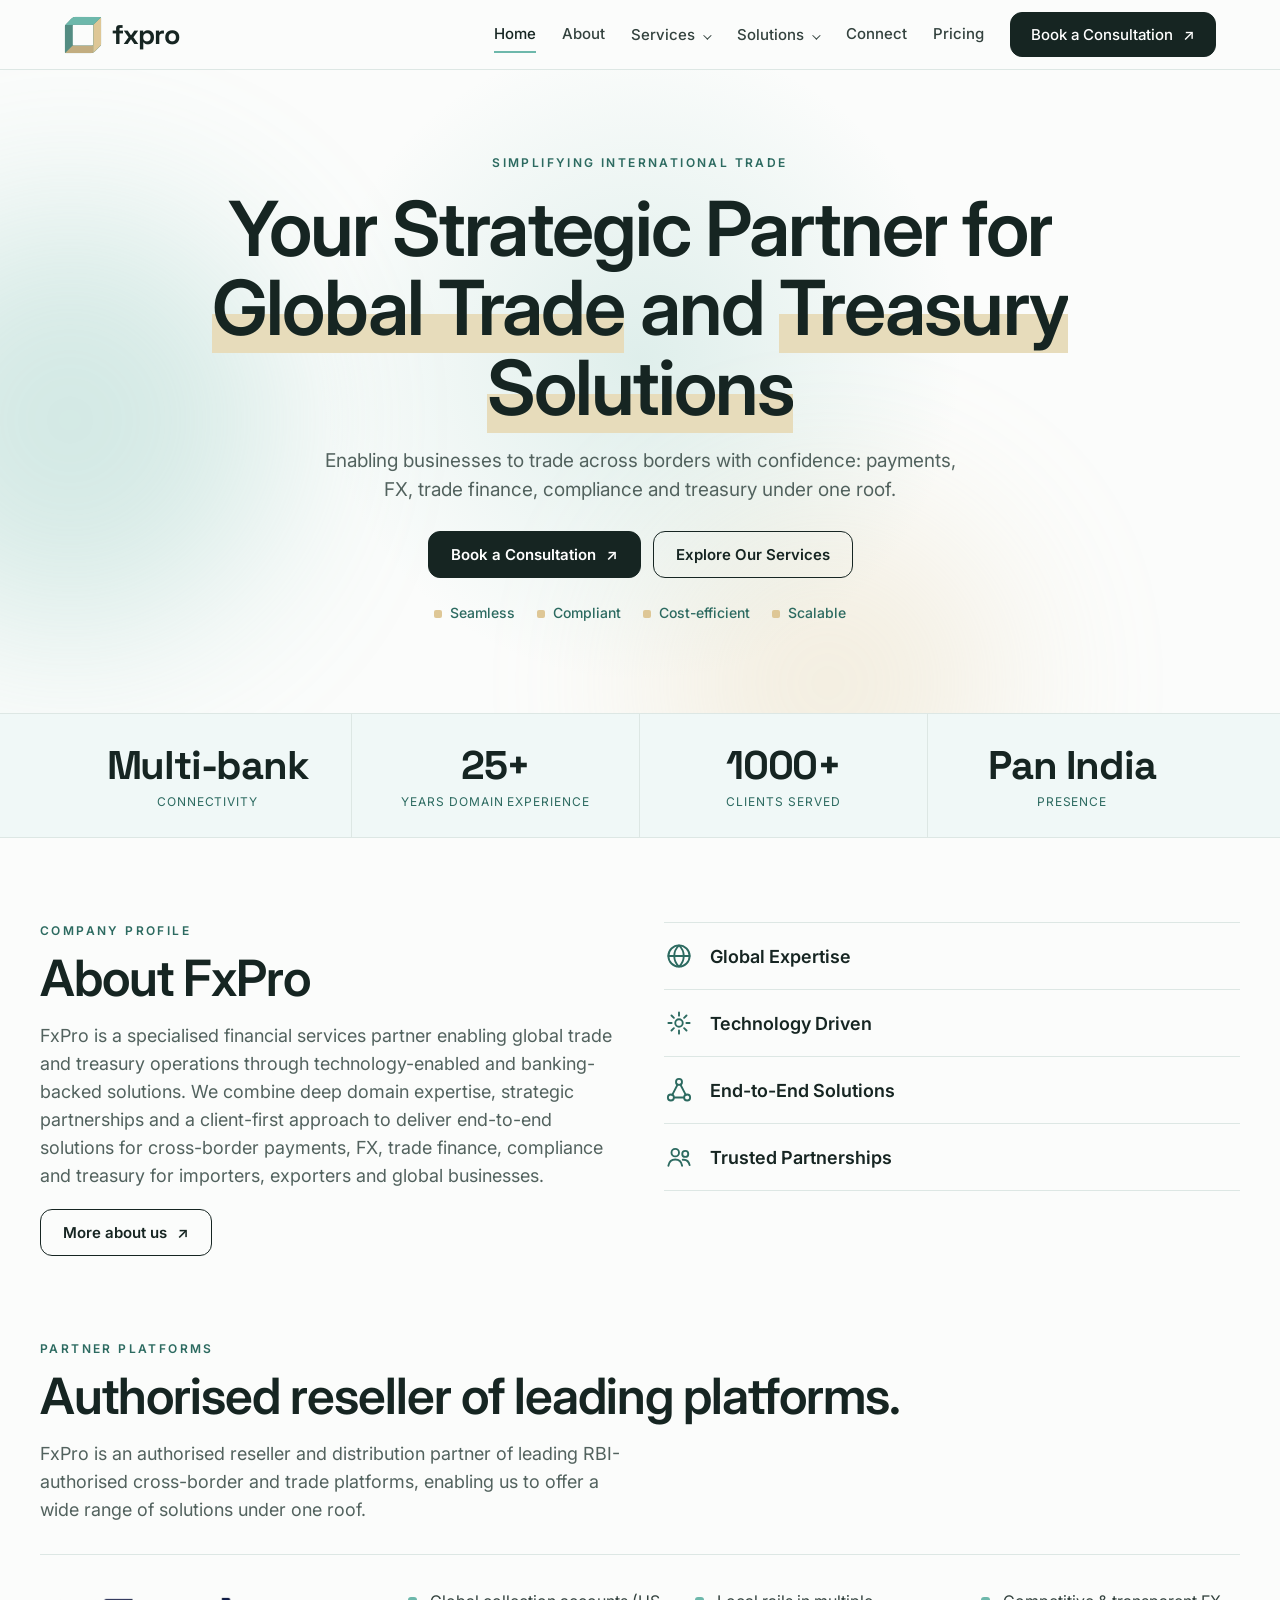
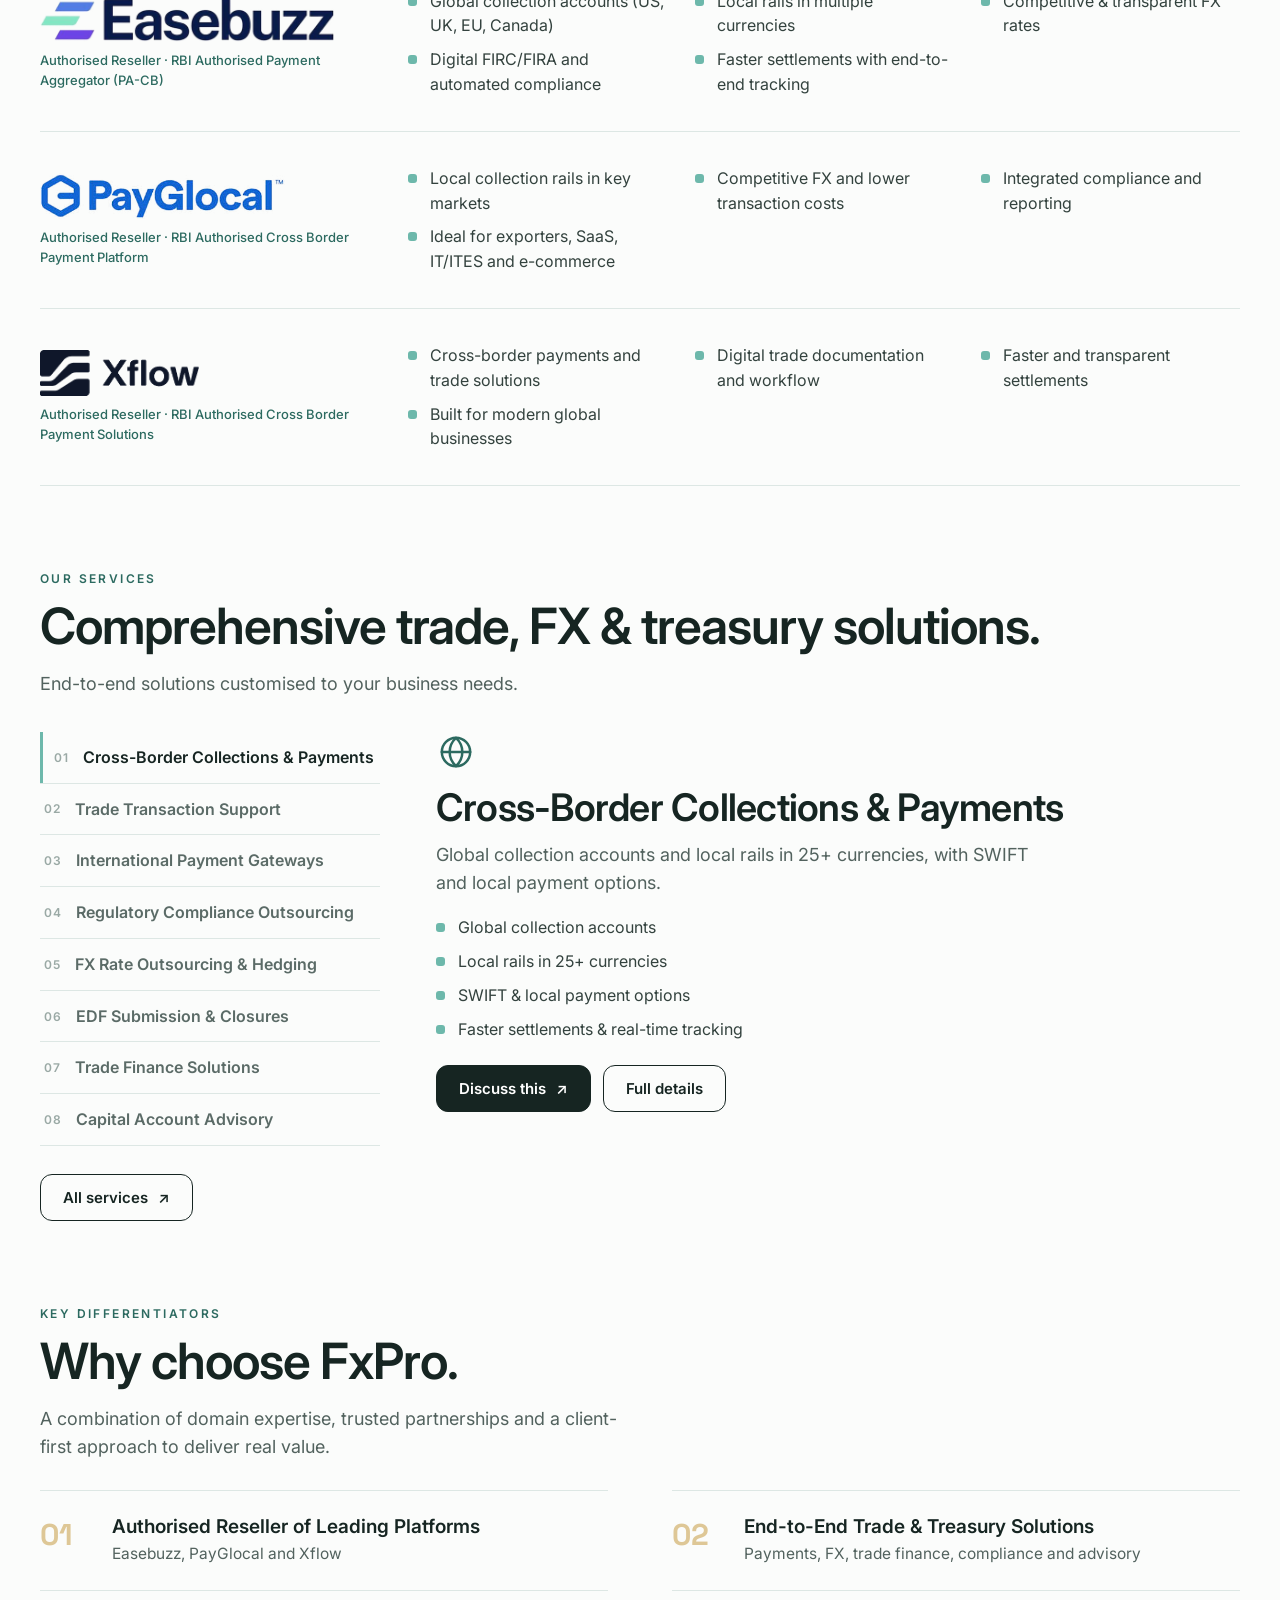
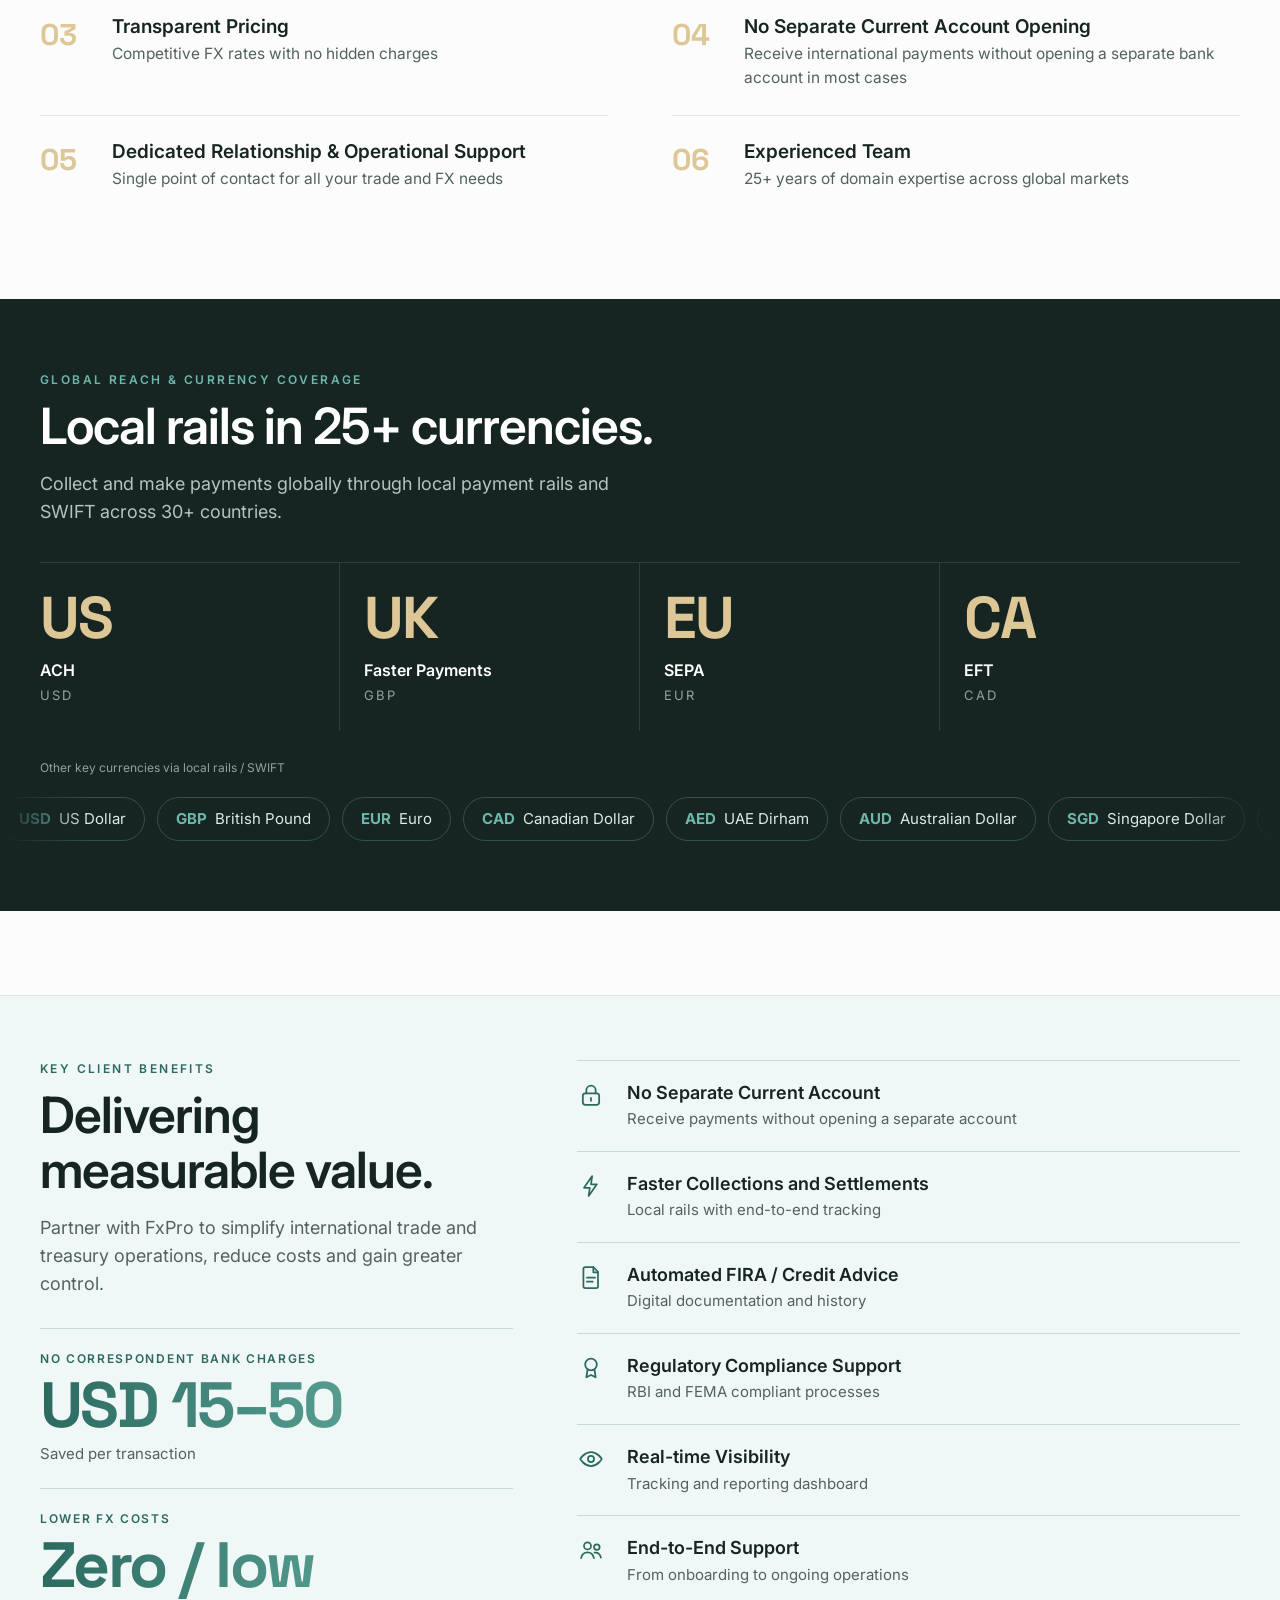
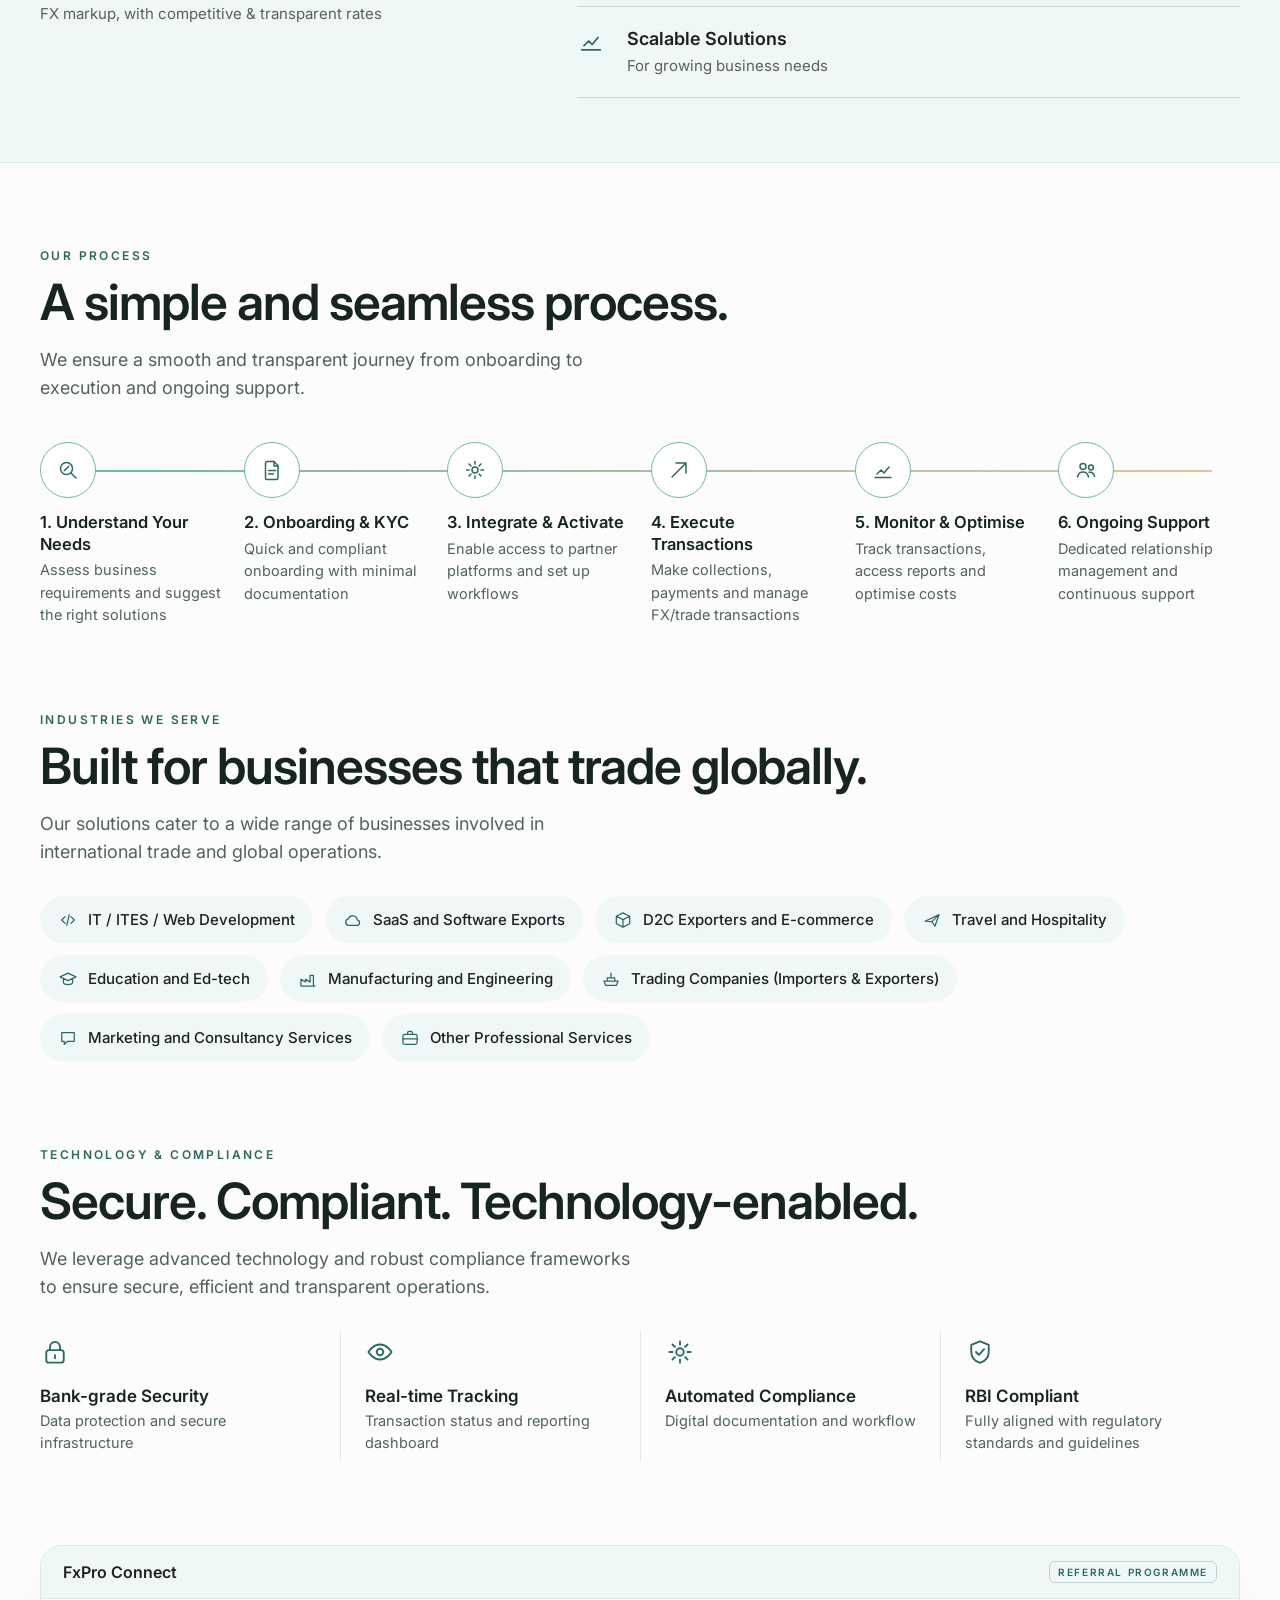
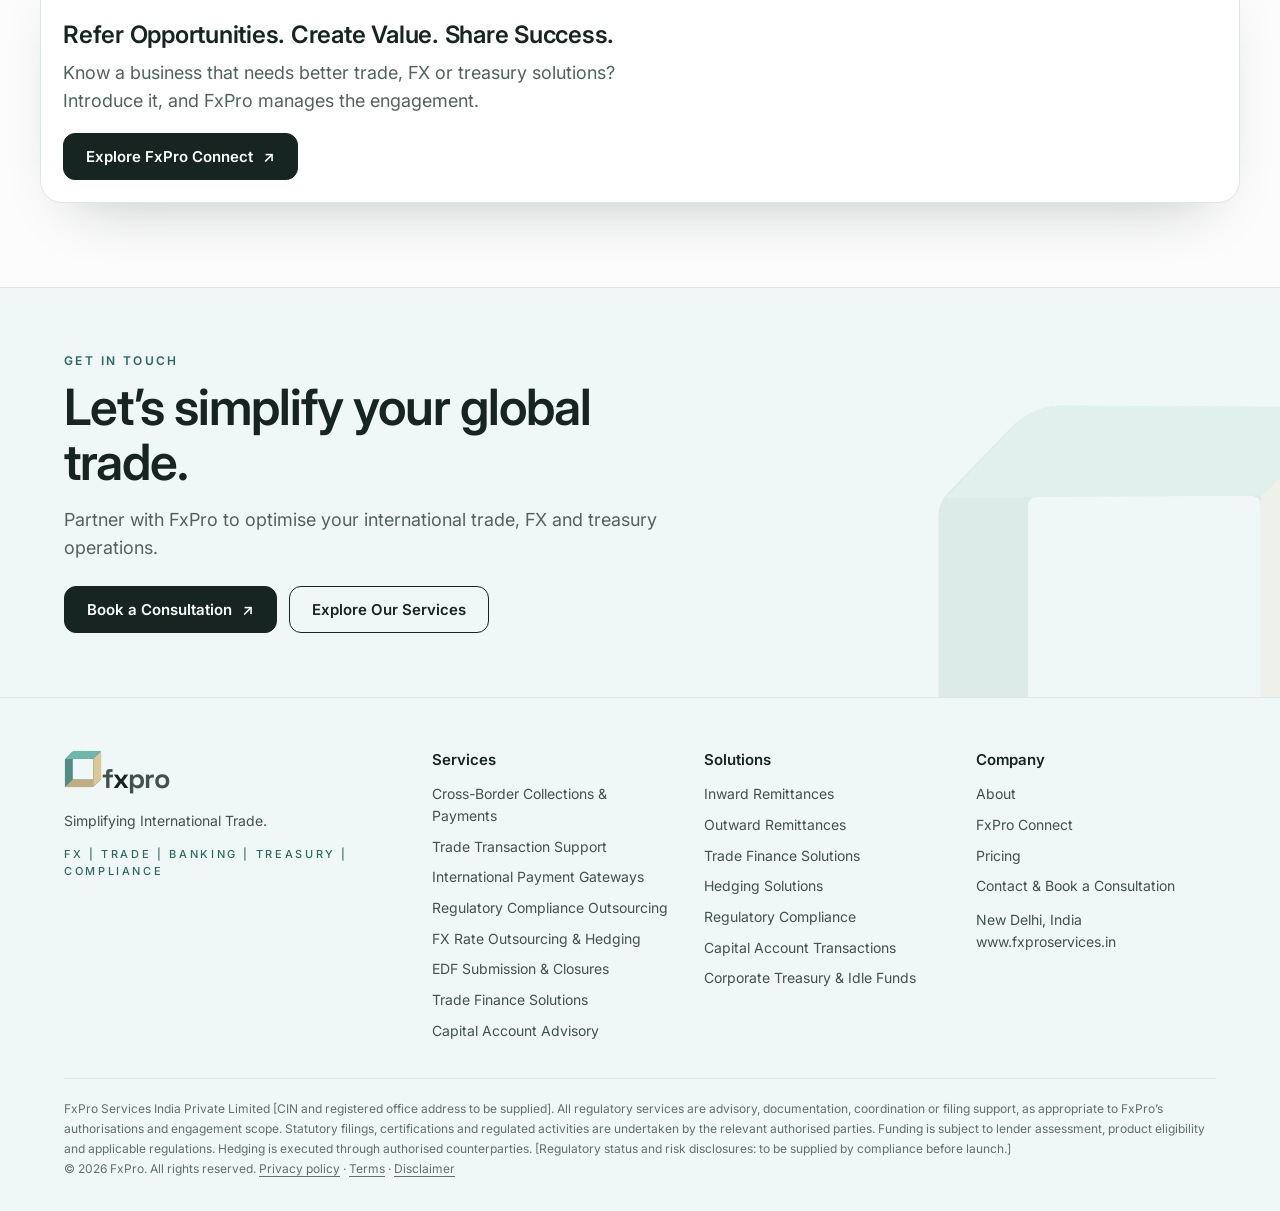
<file: FxPro-website (4).html>
<!doctype html>
<html lang="en">
<head>
<meta charset="utf-8">
<meta name="viewport" content="width=device-width, initial-scale=1, viewport-fit=cover">
<meta name="color-scheme" content="light">
<meta name="description" content="FxPro: cross-border payments, FX, trade finance, compliance and treasury solutions for importers, exporters and global businesses.">
<title>FxPro | Your Strategic Partner for Global Trade and Treasury Solutions</title>
<meta name="theme-color" content="#FBFCFB">
<meta property="og:type" content="website">
<meta property="og:title" content="FxPro | Your Strategic Partner for Global Trade and Treasury Solutions">
<meta property="og:description" content="FxPro: cross-border payments, FX, trade finance, compliance and treasury solutions for importers, exporters and global businesses.">
<meta name="twitter:card" content="summary">
<link rel="icon" type="image/svg+xml" href="data:image/svg+xml,%3Csvg%20xmlns=%22http://www.w3.org/2000/svg%22%20viewBox=%22-2%20-2%20104%20104%22%20fill=%22none%22%20aria-hidden=%22true%22%3E%3Cdefs%3E%3CclipPath%20id=%22rcfav%22%3E%3Cpath%20d=%22M17.67%205.38%20Q22.90%200.00%2030.40%200.05%20L96.60%200.47%20Q100.00%200.49%20100.00%203.89%20L100.00%2074.04%20Q100.00%2077.64%2097.47%2080.21%20L82.53%2095.37%20Q77.97%20100.00%2071.47%20100.00%20L3.20%20100.00%20Q0.00%20100.00%200.00%2096.80%20L0.00%2027.19%20Q0.00%2023.59%202.51%2021.00%20Z%20M21.66%2076.27%20Q21.66%2078.87%2024.26%2078.85%20L75.37%2078.40%20Q77.97%2078.38%2077.97%2075.78%20L77.97%2024.47%20Q77.97%2021.87%2075.37%2021.88%20L24.26%2022.10%20Q21.66%2022.11%2021.66%2024.71%20Z%20%22/%3E%3C/clipPath%3E%3C/defs%3E%3Cg%20clip-path=%22url(%23rcfav)%22%3E%3Crect%20x=%22-2%22%20y=%22-2%22%20width=%22104%22%20height=%22104%22%20fill=%22%23538c82%22/%3E%3Cpolygon%20points=%220.0,23.6%2021.7,22.1%2021.7,78.9%200.0,100.0%22%20fill=%22%23538c82%22/%3E%3Cpolygon%20points=%2221.7,78.9%2078.0,78.4%2078.0,100.0%200.6,100.0%22%20fill=%22%23c2ad80%22/%3E%3Cpolygon%20points=%22100.0,0.5%20100.0,77.6%2078.0,100.0%2078.0,21.9%22%20fill=%22%23dec796%22/%3E%3Cpolygon%20points=%2222.9,0.0%20100.0,0.5%2078.0,21.9%201.9,22.4%22%20fill=%22%236DB8AB%22/%3E%3C/g%3E%3C/svg%3E">
<link href="https://fonts.googleapis.com/css2?family=Inter:wght@400;500;600;700&family=Space+Grotesk:wght@700&display=swap" rel="stylesheet">
<style>
:root{--ink:#162522;--teal:#6DB8AB;--tealD:#538C82;--tx:#2C6A60;--gold:#DEC796;--goldD:#B5985A;--tint:#F0F8F7;--bg:#FBFCFB;--line:#DDE7E4;--mut:#52625E;--x:var(--ink);--serif:'Inter',system-ui,sans-serif;color-scheme:light;box-sizing:border-box;padding-top:env(safe-area-inset-top,0px);padding-bottom:env(safe-area-inset-bottom,0px)}
html{scroll-padding-top:calc(88px + env(safe-area-inset-top,0px));scroll-behavior:smooth}
*,*:before,*:after{box-sizing:inherit}
body{margin:0;background:var(--bg);color:var(--ink);font-family:'Inter',system-ui,sans-serif;line-height:1.55;-webkit-font-smoothing:antialiased}
h1,h2,h3,h4,.sf{font-family:var(--serif)}
.sg{font-family:'Inter',system-ui,sans-serif}
a{color:inherit}
.w{max-width:1200px;margin:0 auto;padding:0 24px}
.hd{position:sticky;top:env(safe-area-inset-top,0px);z-index:30;background:rgba(251,252,251,.94);backdrop-filter:blur(10px);border-bottom:1px solid var(--line)}
.nav{display:flex;align-items:center;justify-content:space-between;gap:16px;padding:12px 24px;max-width:1200px;margin:0 auto}
.brand{display:flex;align-items:center;gap:10px;text-decoration:none}
.brand svg{width:38px;height:38px}
.lg{font:700 27px 'Space Grotesk',sans-serif;letter-spacing:-.04em}.lg i{font-style:normal;color:var(--x)}
.links{display:flex;align-items:center;gap:26px}
.links a{text-decoration:none;font-size:15px;font-weight:500;color:#33423E;padding:6px 0;border-bottom:2px solid transparent}
.links a:hover{color:var(--tx)}.links a.on{color:var(--ink);border-color:var(--teal)}
.links a.btn{color:#fff;padding:12px 20px;border:1.5px solid var(--ink)}.links a.btn:hover{color:#fff}
.burger{display:none;background:none;border:1.5px solid var(--ink);border-radius:10px;padding:9px 11px;cursor:pointer}
.burger span{display:block;width:18px;height:2px;background:var(--ink);margin:4px 0}
.btn{display:inline-flex;align-items:center;justify-content:center;gap:10px;padding:13px 22px;border-radius:12px;font:600 15px 'Inter',sans-serif;text-decoration:none;border:1.5px solid var(--ink);cursor:pointer;background:none;color:var(--ink);transition:background .15s,color .15s,border-color .15s}
.b1{background:var(--ink);color:#fff}.b3{background:var(--teal);border-color:var(--teal)}
.b1:hover{border-color:var(--tx)}.b3:hover{border-color:var(--teal)}
:focus-visible{outline:3px solid var(--tx);outline-offset:2px}
.eb{font-size:12px;font-weight:600;letter-spacing:.2em;color:var(--tx);text-transform:uppercase}
.h1{font-size:clamp(36px,4.8vw,62px);line-height:1.05;letter-spacing:-.025em;font-weight:600;margin:16px 0 18px}
.h2{font-size:clamp(30px,4vw,50px);line-height:1.1;letter-spacing:-.02em;font-weight:600;margin:10px 0 0}
.h3{font-size:24px;letter-spacing:-.01em;line-height:1.18;font-weight:600;margin:0}
.em{background:linear-gradient(transparent 58%,#E7DCBB 58%)}
.lead{font-size:18px;color:var(--mut);max-width:600px;margin:0 0 24px}
.row{display:flex;flex-wrap:wrap;gap:12px}
.sec{padding:84px 0 0}
.hero{display:grid;grid-template-columns:repeat(auto-fit,minmax(min(100%,360px),1fr));gap:48px;align-items:start;padding:44px 0 56px}
.pills{display:flex;flex-wrap:wrap;gap:8px 22px;margin-top:26px;font:500 14px 'Inter',sans-serif;color:var(--tx)}
.pills span:before{content:'';display:inline-block;width:8px;height:8px;border-radius:2px;background:var(--gold);margin-right:8px}
.card{background:#fff;border:1px solid var(--line);border-radius:22px;box-shadow:0 30px 60px -36px rgba(22,37,34,.3);overflow:hidden}
.ch{display:flex;justify-content:space-between;align-items:center;padding:15px 22px;background:var(--tint);border-bottom:1px solid var(--line);font:600 16px 'Inter',sans-serif}
.tag{font-size:10px;letter-spacing:.16em;border:1px solid #BFD3CE;border-radius:6px;padding:4px 8px;color:var(--tx)}
.cb{padding:22px}
.fld{display:grid;gap:6px;font-size:13px;font-weight:600;color:#33423E}
.in{width:100%;border:1.5px solid #C9D8D3;border-radius:12px;padding:12px 14px;background:#fff;font:400 15px 'Inter',sans-serif;color:var(--ink)}
.in.bad{border-color:#B03A2E}.err{color:#B03A2E;font-size:12px;font-weight:500}
.g2{display:grid;grid-template-columns:repeat(auto-fit,minmax(130px,1fr));gap:12px}
.opt{border:1px solid var(--line);border-radius:14px;padding:12px;display:grid;gap:8px;background:#FBFDFC}
.opt b{font:600 14px 'Inter',sans-serif}
.res{margin-top:14px;display:grid;gap:11px}
.rr{display:grid;gap:6px;font-size:14px}.rr .t{display:flex;justify-content:space-between;gap:8px;font-weight:600}
.bar{height:8px;border-radius:8px;background:#E4ECEA;overflow:hidden}.bar i{display:block;height:100%;background:#BCCAC6;border-radius:8px;transition:width .35s}
.rr.best .bar i{background:var(--teal)}.rr.best .t span:first-child:after{content:'LOWEST';font-size:10px;letter-spacing:.14em;background:var(--gold);border-radius:5px;padding:2px 6px;margin-left:8px}
.note{font-size:12px;color:#6D7F7A;margin-top:10px}
.strip{background:var(--tint);border-top:1px solid var(--line);border-bottom:1px solid var(--line)}
.strip .w{display:grid;grid-template-columns:repeat(auto-fit,minmax(170px,1fr));gap:0}
.strip a{padding:20px 18px;border-right:1px solid var(--line);font:600 14px/1.3 'Inter',sans-serif;text-decoration:none;display:flex;gap:10px;align-items:flex-start}
.strip a:last-child{border-right:0}.strip a:hover{background:#fff}
.strip small{display:block;font:500 11px 'Inter',sans-serif;color:var(--tx);letter-spacing:.14em;margin-bottom:4px}
.head{display:flex;flex-wrap:wrap;align-items:end;justify-content:space-between;gap:20px;margin-bottom:34px}
.grid{display:grid;grid-template-columns:repeat(auto-fit,minmax(min(100%,260px),1fr));gap:20px}
.pil{background:#fff;border:1px solid var(--line);border-radius:20px;padding:26px;display:grid;gap:10px;align-content:start}
.pil p{margin:0;color:var(--mut);font-size:16px}
.num{font:600 13px 'Inter',sans-serif;color:#7C8E89;letter-spacing:.08em}
.sv{background:#fff;border:1px solid var(--line);border-radius:20px;padding:24px;display:flex;flex-direction:column;gap:10px;min-height:220px;text-decoration:none;transition:border-color .15s,box-shadow .15s,transform .15s}
.sv:hover{border-color:var(--teal);box-shadow:0 16px 40px -26px rgba(44,106,96,.55);transform:translateY(-2px)}
.sv p{margin:0;color:var(--mut);font-size:16px;flex:1}
.go{font-weight:600;font-size:14px;color:var(--tx);display:flex;justify-content:space-between;border-top:1px solid #E6EEEC;padding-top:14px;margin-top:6px}
.sv.dk{background:var(--tint);border-color:#CFE3DF}
.two{display:grid;grid-template-columns:repeat(auto-fit,minmax(min(100%,340px),1fr));gap:48px;align-items:start}
.step{display:grid;grid-template-columns:54px 1fr;gap:14px;padding:20px 0;border-top:1px solid var(--line)}
.step b{font:600 22px 'Inter',sans-serif;color:var(--tx);letter-spacing:-.03em}.step h3{margin:0 0 4px;font-size:22px}.step p{margin:0;color:var(--mut);font-size:16px}
.ind{display:flex;flex-wrap:wrap;gap:12px;margin-top:24px}.ind span{background:#fff;border:1px solid var(--line);border-radius:999px;padding:10px 18px;font-weight:500;font-size:15px}
.ul{margin:0;padding:0;list-style:none;display:grid;gap:9px}.ul li{padding-left:22px;position:relative;font-size:16px;color:#33423E}.ul li:before{content:'';position:absolute;left:0;top:8px;width:9px;height:9px;border-radius:3px;background:var(--teal)}
.ul.c2{grid-template-columns:repeat(auto-fit,minmax(min(100%,300px),1fr));column-gap:28px}
.cta{margin-top:84px;background:var(--tint);border-top:1px solid var(--line);padding:64px 0}
.cta .h2{max-width:660px}
.crumb{font-size:13px;color:#7C8E89;margin-bottom:12px}.crumb a{text-decoration:none}.crumb a:hover{color:var(--tx)}
.ph{padding:44px 0 0}
.chips{display:flex;flex-wrap:wrap;gap:10px;margin:0 0 28px}
.chip{border:1.5px solid var(--line);background:#fff;border-radius:999px;padding:9px 16px;font:500 14px 'Inter',sans-serif;cursor:pointer;text-decoration:none;color:var(--ink)}.chip:hover,.chip.on{background:var(--ink);color:#fff;border-color:var(--ink)}
.svb{display:grid;grid-template-columns:repeat(auto-fit,minmax(min(100%,340px),1fr));gap:36px;padding:44px 0;border-top:1px solid var(--line)}
.fn{font-size:13px;color:#6D7F7A;border-left:3px solid var(--gold);padding-left:14px;margin-top:16px}
.tbl{width:100%;border-collapse:collapse;background:#fff;font-size:15px;min-width:520px}.tw{overflow-x:auto;border:1px solid var(--line);border-radius:16px}
.tbl th{background:var(--tint);text-align:left;padding:14px 18px;font:600 15px 'Inter',sans-serif}.tbl td{padding:14px 18px;border-top:1px solid #E6EEEC;vertical-align:top}.tbl td:first-child{font-weight:600}
.edge{display:grid;grid-template-columns:repeat(auto-fit,minmax(190px,1fr));border:1px solid var(--line);border-radius:20px;overflow:hidden;background:#fff}
.edge div{padding:24px;border-right:1px solid #E6EEEC}.edge div:last-child{border-right:0}
.edge b{font:700 13px 'Inter',sans-serif;letter-spacing:.18em;color:var(--tx)}.edge p{margin:8px 0 0;font-size:16px;color:var(--mut)}
.form{display:grid;gap:16px}.f2{display:grid;grid-template-columns:repeat(auto-fit,minmax(200px,1fr));gap:16px}
.ok{background:var(--tint);border:1px solid #CFE3DF;border-radius:16px;padding:22px}
.pre{white-space:pre-wrap;background:#fff;border:1px solid var(--line);border-radius:12px;padding:14px;font-size:14px;margin:14px 0}
.ft{background:var(--tint);border-top:1px solid var(--line);color:#41524E;font-size:14px;margin-top:0}.fc{display:grid;grid-template-columns:1.4fr repeat(3,1fr);gap:32px;padding:52px 0 28px}
@media(max-width:860px){.fc{grid-template-columns:1fr 1fr}}
.fc h4{margin:0 0 14px;font:600 15px 'Inter',sans-serif;color:var(--ink)}.fc a{display:block;color:#41524E;text-decoration:none;margin:0 0 9px}.fc a:hover{color:var(--tx)}
.lgl{border-top:1px solid var(--line);padding:20px 0 calc(32px + env(safe-area-inset-bottom,0px));font-size:12px;line-height:1.65;color:#5F716C}
@media(max-width:860px){.burger{display:block}.links{display:none;position:absolute;left:0;right:0;top:100%;flex-direction:column;align-items:stretch;gap:0;background:var(--bg);border-bottom:1px solid var(--line);padding:8px 24px 20px}.links.open{display:flex}.links a{padding:14px 0;border-bottom:1px solid var(--line)}.links a.btn{margin-top:14px;border:1.5px solid var(--ink)}.sec{padding-top:60px}.strip a{border-right:0;border-bottom:1px solid var(--line)}}
@media(prefers-reduced-motion:reduce){*{transition:none!important;scroll-behavior:auto!important}}

/* ---- motion and polish ---- */
:root{--ease:cubic-bezier(.22,.61,.36,1);--spring:cubic-bezier(.34,1.56,.64,1)}
.btn{position:relative;overflow:hidden;isolation:isolate;transition:border-color .3s,color .3s,transform .25s var(--ease),box-shadow .3s}
.btn:before{content:'';position:absolute;inset:0;transform:translateY(102%);transition:transform .45s var(--ease);z-index:-1}
.b1:before{background:var(--tx)}.b2:before{background:var(--tint)}.b3:before{background:#fff}
.btn:hover:before{transform:none}.btn:hover{box-shadow:0 12px 24px -16px rgba(22,37,34,.55)}.btn:active{transform:scale(.97)}
.btn span[aria-hidden]{display:inline-block;transition:transform .35s var(--ease)}.btn:hover span[aria-hidden]{transform:translate(3px,-3px)}
.skip{position:fixed;left:16px;top:-60px;z-index:200;background:var(--ink);color:#fff;padding:10px 16px;border-radius:10px;text-decoration:none;transition:top .2s}.skip:focus{top:12px}
.prog{position:fixed;left:0;top:0;height:3px;width:100%;transform-origin:0 50%;transform:scaleX(0);background:linear-gradient(90deg,var(--teal),var(--gold));z-index:80;pointer-events:none}
.hd{transition:box-shadow .3s var(--ease),background .3s}.hd.sc{box-shadow:0 12px 30px -24px rgba(22,37,34,.5);background:rgba(251,252,251,.98)}
.nav{transition:padding .3s var(--ease)}.hd.sc .nav{padding-top:7px;padding-bottom:7px}
.brand svg{transition:transform .6s var(--spring)}.brand:hover svg{transform:rotate(-10deg) scale(1.1)}
.links>a:not(.btn),.dd>a{position:relative}.links>a:not(.btn):after,.dd>a:before{content:'';position:absolute;left:0;right:0;bottom:-2px;height:2px;background:var(--teal);transform:scaleX(0);transform-origin:0 50%;transition:transform .35s var(--ease)}
.links>a:not(.btn):hover:after,.dd:hover>a:before{transform:scaleX(1)}.links a.on{border-color:transparent}.links a.on:after{transform:scaleX(1)!important}
.dd{position:relative}.dd>a{padding-right:2px}.dd>a span.cv{display:inline-block;width:6px;height:6px;border-right:1.6px solid currentColor;border-bottom:1.6px solid currentColor;transform:rotate(45deg) translateY(-2px);margin-left:8px;transition:transform .3s var(--ease)}
.dd:hover .cv,.dd.open .cv{transform:rotate(-135deg) translateY(-1px)}
.dm{position:absolute;top:100%;left:-18px;min-width:360px;padding:10px;background:#fff;border:1px solid var(--line);border-radius:18px;box-shadow:0 34px 60px -28px rgba(22,37,34,.45);opacity:0;visibility:hidden;transform:translateY(12px);transition:opacity .25s var(--ease),transform .25s var(--ease),visibility .25s;z-index:5}
.dd:hover .dm,.dd:focus-within .dm,.dd.open .dm{opacity:1;visibility:visible;transform:none}
.links .dm a{display:block;padding:10px 14px;border-radius:10px;border:0;font-size:14.5px;color:var(--ink);position:relative;transition:background .2s,padding-left .25s var(--ease)}
.links .dm a:after{display:none}.links .dm a:hover{background:var(--tint);padding-left:20px;color:var(--ink)}.links .dm a small{display:block;font-size:12px;color:var(--mut);font-weight:400}
#app{transition:opacity .25s var(--ease),transform .25s var(--ease);outline:0}#app.out{opacity:0;transform:translateY(12px)}
.js .rv{opacity:0;transform:translateY(28px);transition:opacity .9s var(--ease),transform .9s var(--ease);transition-delay:calc(var(--i,0)*80ms)}.js .rv.vis{opacity:1;transform:none}
.js .hero .a{opacity:0;animation:up 1s var(--ease) forwards;animation-delay:calc(var(--d,0)*120ms + 220ms)}.intro-on .hero .a{animation-delay:calc(var(--d,0)*120ms + 1000ms)}
@keyframes up{from{opacity:0;transform:translateY(26px)}to{opacity:1;transform:none}}
.wd{display:inline-block;overflow:hidden;vertical-align:top;padding-bottom:.16em;margin-bottom:-.16em}.wd>span{display:inline-block;transform:translateY(118%);animation:wup 1.05s var(--ease) forwards;animation-delay:calc(var(--w)*85ms + 260ms)}.intro-on .wd>span{animation-delay:calc(var(--w)*85ms + 1050ms)}
@keyframes wup{to{transform:none}}
.herow{position:relative;overflow:hidden}.herow .hero{position:relative;z-index:1}
.hbg{position:absolute;right:-90px;top:-60px;width:560px;opacity:.14;pointer-events:none;transform:translate(calc(var(--px,0)*-18px),calc(var(--py,0)*-12px));transition:transform .6s var(--ease)}
.hbg svg{width:100%;height:auto;display:block;animation:fl 12s ease-in-out infinite}@keyframes fl{50%{transform:translateY(-20px) rotate(2deg)}}
.blob{position:absolute;border-radius:50%;filter:blur(90px);opacity:.28;pointer-events:none;animation:dr2 15s ease-in-out infinite alternate}.b-a{width:420px;height:420px;background:var(--teal);left:-140px;top:140px}.b-b{width:340px;height:340px;background:var(--gold);right:22%;bottom:-140px;animation-delay:-7s}@keyframes dr2{to{transform:translate(50px,-36px)}}
.cta{position:relative;overflow:hidden}.cta .w{position:relative;z-index:1}.hbg.cb2{right:-80px;top:auto;bottom:-130px;width:430px;opacity:.12}
.pil,.sv,.card.sp{position:relative}
.sv:before,.pil:before{content:'';position:absolute;inset:0;border-radius:inherit;background:radial-gradient(380px circle at var(--mx,50%) var(--my,0),rgba(109,184,171,.17),transparent 58%);opacity:0;transition:opacity .35s;pointer-events:none}
.sv:hover:before,.pil:hover:before{opacity:1}
.pil{transition:transform .4s var(--ease),border-color .3s,box-shadow .4s}.pil:hover{transform:translateY(-4px);border-color:#BFD9D3;box-shadow:0 22px 44px -30px rgba(44,106,96,.5)}
.sv{transition:transform .4s var(--ease),border-color .3s,box-shadow .4s}.sv:hover{transform:translateY(-5px)}
.go span[aria-hidden]{display:inline-block;transition:transform .35s var(--ease)}.sv:hover .go span[aria-hidden]{transform:translate(4px,-4px)}
.strip a{transition:background .3s,padding-left .35s var(--ease)}.strip a:hover{padding-left:26px}
.pill{display:inline-block;background:#fff;border:1px solid var(--line);border-radius:999px;padding:11px 20px;font-weight:500;font-size:15px;text-decoration:none;white-space:nowrap;transition:background .25s,color .25s,border-color .25s,transform .3s var(--ease)}.pill:hover{background:var(--ink);color:#fff;border-color:var(--ink);transform:translateY(-2px)}
.mq{overflow:hidden;-webkit-mask-image:linear-gradient(90deg,transparent,#000 7%,#000 93%,transparent);mask-image:linear-gradient(90deg,transparent,#000 7%,#000 93%,transparent)}
.mq>div{display:flex;gap:12px;width:max-content;animation:mq 46s linear infinite;padding:6px 0}.mq:hover>div{animation-play-state:paused}@keyframes mq{to{transform:translateX(-50%)}}
.step{position:relative}.step:before{content:'';position:absolute;left:0;top:-1px;height:1px;width:0;background:var(--teal);transition:width 1.1s var(--ease) .15s}.step.vis:before{width:100%}
.chips.stick{position:sticky;top:calc(64px + env(safe-area-inset-top,0px));z-index:20;background:rgba(251,252,251,.94);backdrop-filter:blur(8px);padding:10px 0;margin-top:20px;margin-bottom:0}
.chip{transition:background .25s,color .25s,border-color .25s,transform .25s var(--ease)}.chip:hover{transform:translateY(-1px)}
.in{transition:border-color .2s,box-shadow .25s}.in:focus{border-color:var(--tx);box-shadow:0 0 0 4px rgba(109,184,171,.28);outline:0}
.chip.sm{padding:7px 14px;font-size:13px}
.ld{pointer-events:none;opacity:.9}.spin{display:inline-block;width:16px;height:16px;border:2px solid rgba(255,255,255,.45);border-top-color:#fff;border-radius:50%;animation:sp .7s linear infinite}@keyframes sp{to{transform:rotate(360deg)}}
.ck{display:block;margin-bottom:10px}.ck circle{stroke-dasharray:126;stroke-dashoffset:126;animation:dr .8s var(--ease) forwards}.ck path{stroke-dasharray:32;stroke-dashoffset:32;animation:dr .55s .5s var(--ease) forwards}@keyframes dr{to{stroke-dashoffset:0}}
.toast{position:fixed;left:50%;bottom:30px;transform:translate(-50%,24px);background:var(--ink);color:#fff;padding:12px 20px;border-radius:12px;font-size:14px;font-weight:500;opacity:0;pointer-events:none;transition:opacity .3s,transform .4s var(--spring);z-index:120}.toast.on{opacity:1;transform:translate(-50%,0)}
.top{position:fixed;right:22px;bottom:calc(22px + env(safe-area-inset-bottom,0px));width:48px;height:48px;border-radius:50%;background:var(--ink);color:#fff;border:0;cursor:pointer;opacity:0;pointer-events:none;transform:translateY(14px);transition:opacity .3s,transform .4s var(--ease),background .25s;z-index:70;display:flex;align-items:center;justify-content:center}.top.on{opacity:1;pointer-events:auto;transform:none}.top:hover{background:var(--tx)}
.intro{position:fixed;inset:0;z-index:150;background:#fff;display:flex;flex-direction:column;align-items:center;justify-content:center;gap:14px;animation:cur 1.35s var(--ease) forwards}.intro svg{width:88px;height:88px;animation:pop .9s var(--spring) both}.intro b{font:700 30px 'Space Grotesk',sans-serif;letter-spacing:-.04em;opacity:0;animation:fi .6s .35s var(--ease) forwards}
@keyframes cur{0%,70%{transform:none}100%{transform:translateY(-101%)}}@keyframes pop{from{transform:scale(.4) rotate(-14deg);opacity:0}to{transform:none;opacity:1}}@keyframes fi{to{opacity:1}}
.lgl a{color:inherit;text-decoration:underline;text-underline-offset:3px}.fc a{position:relative;transition:color .2s,padding-left .3s var(--ease)}.fc a:hover{padding-left:6px}
.pil.sel{display:flex;flex-direction:column;gap:10px}.pil.sel .btn{align-self:flex-start;margin-top:auto}
.lg-sec h2{font:600 24px 'Inter',system-ui,sans-serif;margin:30px 0 8px}.lg-sec p{color:var(--mut);margin:0 0 10px;max-width:760px}
@media(max-width:860px){.dm{position:static;opacity:1;visibility:visible;transform:none;box-shadow:none;border:0;padding:0 0 6px 12px;min-width:0;display:none}.dd.open .dm{display:block}.links .dm a{padding:11px 0;border-bottom:1px solid var(--line);border-radius:0}.links .dm a:hover{padding-left:6px}.hbg{width:380px;right:-120px}.chips.stick{top:calc(58px + env(safe-area-inset-top,0px))}}
@media(prefers-reduced-motion:reduce){.intro{display:none}.mq>div,.blob,.hbg svg{animation:none}.btn:before,.sv:before{transition:none}}

/* ---- services list (image left, text right) ---- */
.sl{display:grid;grid-template-columns:repeat(auto-fit,minmax(min(100%,460px),1fr));column-gap:48px}
.sr{display:grid;grid-template-columns:148px 1fr;gap:22px;align-items:start;padding:26px 0;border-top:1px solid var(--line);text-decoration:none;color:inherit}
.sthumb{width:148px;aspect-ratio:1/1.08;border-radius:22px;overflow:hidden;background:linear-gradient(160deg,var(--tint),#fff);border:1px solid var(--line);display:flex;align-items:center;justify-content:center;transition:transform .4s var(--ease),box-shadow .4s}
.sthumb img{width:100%;height:100%;object-fit:cover;display:block}
.sthumb{position:relative;color:var(--tx)}.sthumb svg{width:56px;height:56px}.sthumb em{position:absolute;left:12px;top:10px;font:600 12px 'Inter',sans-serif;font-style:normal;color:#7C8E89;letter-spacing:.08em}
.ic{width:52px;height:52px;border-radius:14px;background:var(--tint);border:1px solid #CFE3DF;color:var(--tx);display:flex;align-items:center;justify-content:center}
.flow{margin-top:22px}.fl{display:flex;align-items:center;gap:14px;padding:12px 16px;border:1px solid var(--line);border-radius:14px;background:var(--tint);font:600 16px 'Inter',sans-serif;position:relative}.fl svg{color:var(--tx);flex:none}.fl+.fl{margin-top:22px}.fl+.fl:before{content:'';position:absolute;left:28px;top:-22px;height:22px;width:2px;background:var(--teal)}
.jr{grid-template-columns:repeat(auto-fit,minmax(min(100%,190px),1fr))}
.sbody h3{font-size:20px;margin:0 0 8px;transition:color .25s}.sbody p{margin:0;color:var(--mut);font-size:16px}
.sbody .sub{font-size:14px;font-weight:500;color:#6D7F7A;margin:0 0 8px}.sr:hover .sbody h3{color:var(--tx)}.sr:hover .sthumb{transform:translateY(-3px);box-shadow:0 18px 36px -24px rgba(44,106,96,.55)}
/* ---- mobile refinements ---- */
@media(max-width:860px){
.links.open{max-height:calc(100vh - 70px);max-height:calc(100dvh - 70px);overflow-y:auto;-webkit-overflow-scrolling:touch}
.in{font-size:16px}
.edge div{border-right:0;border-bottom:1px solid #E6EEEC}.edge div:last-child{border-bottom:0}
.two{gap:30px}.head{margin-bottom:24px}
.chips.stick{flex-wrap:nowrap;overflow-x:auto;scrollbar-width:none;-webkit-overflow-scrolling:touch;margin-left:-24px;margin-right:-24px;padding-left:24px;padding-right:24px}
.chips.stick::-webkit-scrollbar{display:none}.chips.stick .chip{flex:none;white-space:nowrap}
.cta{padding:48px 0;margin-top:60px}
.blob{filter:blur(60px);opacity:.2}.b-b{display:none}
.hd{-webkit-backdrop-filter:none;backdrop-filter:none;background:rgba(251,252,251,.98)}
}
@media(max-width:560px){
.w{padding:0 18px}.nav{padding:10px 18px}.links{padding-left:18px;padding-right:18px}
.hero{padding:28px 0 40px;gap:32px}
.row .btn{flex:1 1 100%}
.fc{grid-template-columns:1fr;gap:24px;padding:40px 0 20px}
.cb{padding:18px}.card .ch{padding:14px 18px}
.lead{font-size:16.5px}.h3{font-size:21px}
.step{grid-template-columns:40px 1fr;gap:10px}
.pil{padding:22px}.sv{min-height:0}
.chips.stick{margin-left:-18px;margin-right:-18px;padding-left:18px;padding-right:18px}
.sr{grid-template-columns:104px 1fr;gap:16px;padding:20px 0}.sthumb{width:104px;border-radius:18px}.sthumb svg{width:44px;height:44px}.sthumb em{left:9px;top:8px;font-size:11px}.sbody h3{font-size:17px;margin-bottom:6px}.sbody p{font-size:14.5px}
.toast{left:16px;right:16px;transform:translateY(24px);text-align:center}.toast.on{transform:none}
.top{right:16px}
}

/* ---- v3 ---- */
.hx{display:block;text-align:center;max-width:880px;margin:0 auto;padding:84px 0 92px}.hx .h1{font-size:clamp(38px,6.2vw,76px)}.hx .lead{max-width:640px;margin:0 auto 26px;font-size:19px}.hx .row,.hx .pills{justify-content:center}
.herow:after{content:'';position:absolute;inset:0;background:radial-gradient(520px circle at calc(50% + var(--px,0)*90%) calc(45% + var(--py,0)*90%),rgba(109,184,171,.2),transparent 62%);pointer-events:none}
.strip .w{grid-template-columns:repeat(4,1fr)}.sti{text-align:center;padding:26px 10px;border-right:1px solid var(--line)}.sti:last-child{border-right:0}.sti b{display:block;font:700 clamp(26px,3.4vw,40px) 'Space Grotesk',sans-serif;letter-spacing:-.03em}.sti b i{font-style:normal}.sti span{display:block;margin-top:2px;font-size:12px;letter-spacing:.08em;text-transform:uppercase;color:var(--tx)}
.ib{display:inline-flex;color:var(--tx);flex:none}
.pls{border-bottom:1px solid var(--line)}.pl{display:flex;gap:16px;align-items:center;padding:18px 0;border-top:1px solid var(--line);font:600 18px 'Inter',sans-serif;transition:padding-left .3s var(--ease),color .3s}.pl:hover{padding-left:10px;color:var(--tx)}
.pr{display:grid;grid-template-columns:minmax(220px,320px) 1fr;gap:20px 48px;align-items:center;padding:34px 0;border-top:1px solid var(--line);transition:background .4s}.pr:last-child{border-bottom:1px solid var(--line)}.pr:hover{background:linear-gradient(90deg,var(--tint),transparent)}
.lgo{display:flex;align-items:center;gap:12px;font:800 34px 'Inter',sans-serif;letter-spacing:-.04em;transition:transform .4s var(--ease);transform-origin:0 50%}.pr:hover .lgo{transform:scale(1.05)}.lgo svg{width:44px;height:44px;flex:none}.pr .sub{margin:8px 0 0;font-size:13px;font-weight:500;color:var(--tx)}
.pr .ul{grid-template-columns:repeat(auto-fit,minmax(250px,1fr));column-gap:28px}.mb{display:none}
.stab{display:grid;grid-template-columns:340px 1fr;gap:56px;margin-top:34px}.stl{display:grid;align-content:start}
.stb{cursor:pointer;display:flex;gap:14px;align-items:center;width:100%;text-align:left;background:none;border:0;border-bottom:1px solid var(--line);padding:15px 4px;font:600 16px/1.3 'Inter',sans-serif;color:#5b6b67;transition:color .25s,padding-left .3s var(--ease),box-shadow .3s}.stb em{font:600 12px 'Inter';font-style:normal;color:#9aa9a5;letter-spacing:.08em}.stb:hover{color:var(--ink);padding-left:8px}.stb.on{color:var(--ink);padding-left:14px;box-shadow:inset 3px 0 var(--teal)}
.spn{display:none}.spn.on{display:block;animation:fi2 .55s var(--ease)}@keyframes fi2{from{opacity:0;transform:translateY(14px)}}.spn .ib{margin-bottom:14px}.spn h3{font:600 clamp(26px,3vw,38px)/1.15 'Inter',sans-serif;letter-spacing:-.02em;margin:0 0 12px}.spn .lead{margin-bottom:18px}
.acc{border-bottom:1px solid var(--line)}.ar{border-top:1px solid var(--line)}
.ah{width:100%;display:grid;grid-template-columns:64px 1fr 36px;gap:16px;align-items:center;text-align:left;background:none;border:0;padding:26px 0;cursor:pointer;font-family:inherit;color:var(--ink)}
.an{font:700 15px 'Space Grotesk',sans-serif;color:#9aa9a5;letter-spacing:.06em;transition:color .3s}.ar.open .an,.ah:hover .an{color:var(--tx)}
.at{display:block;font:600 clamp(20px,2.6vw,30px)/1.2 'Inter',sans-serif;letter-spacing:-.02em;transition:transform .35s var(--ease)}.ah:hover .at{transform:translateX(6px)}.at small{display:block;margin-top:6px;font:400 15.5px/1.5 'Inter',sans-serif;color:var(--mut);letter-spacing:0}
.ap{width:36px;height:36px;border-radius:50%;border:1.5px solid var(--line);position:relative;transition:background .3s,border-color .3s,color .3s}.ap:before,.ap:after{content:'';position:absolute;left:50%;top:50%;width:12px;height:1.8px;background:currentColor;margin:-.9px 0 0 -6px;transition:transform .4s var(--ease)}.ap:after{transform:rotate(90deg)}.ar.open .ap{background:var(--ink);color:#fff;border-color:var(--ink)}.ar.open .ap:after{transform:rotate(0)}
.ab{display:grid;grid-template-rows:0fr;transition:grid-template-rows .5s var(--ease)}.ar.open .ab{grid-template-rows:1fr}.ab>div{overflow:hidden;min-height:0}.abi{display:grid;grid-template-columns:1fr 1fr;gap:20px 48px;padding:0 0 34px 80px}.mdp{display:none}
.nl{display:grid;grid-template-columns:1fr 1fr;column-gap:64px;margin-top:30px}.ni{display:grid;grid-template-columns:60px 1fr;gap:12px;padding:24px 0;border-top:1px solid var(--line)}.nn{font:700 30px 'Space Grotesk',sans-serif;color:var(--gold);transition:color .3s}.ni:hover .nn{color:var(--tx)}.ni b{font:600 19px 'Inter',sans-serif;display:block;margin-bottom:4px}.ni p{margin:0;color:var(--mut);font-size:15.5px}
.dk2{background:var(--ink);color:#fff;margin-top:84px;padding-bottom:64px;overflow:hidden}.dk2 .eb{color:var(--teal)}.dk2 .lead{color:#B4C5C0}.dk2 .sec{padding-top:72px}
.rl{display:grid;grid-template-columns:repeat(4,1fr);margin-top:36px;border-top:1px solid #2c3f3a}.rl>div{padding:26px 20px 26px 0;border-right:1px solid #2c3f3a;display:grid;gap:2px}.rl>div+div{padding-left:24px}.rl>div:last-child{border-right:0}.rl strong{font:700 clamp(34px,4.6vw,60px) 'Space Grotesk',sans-serif;color:var(--gold);letter-spacing:-.04em;line-height:1;transition:color .3s,transform .4s var(--spring);transform-origin:0 50%}.rl>div:hover strong{color:var(--teal);transform:scale(1.08)}.rl span{font-weight:600;margin-top:8px}.rl small{color:#8fa39d;font-size:13px;letter-spacing:.14em}
.cp{white-space:nowrap;border:1px solid #34504a;border-radius:999px;padding:9px 18px;color:#dfe9e6;font-size:15px;transition:background .3s}.cp:hover{background:#1f3530}.cp b{color:var(--teal);margin-right:8px}
.bnd{background:var(--tint);border-block:1px solid var(--line);margin-top:84px;padding-bottom:64px}.bnd .sec{padding-top:64px}.bi{display:grid;grid-template-columns:34px 1fr;gap:14px}.bi b{font:600 17px/1.3 'Inter',sans-serif;display:block}.bi p{margin:4px 0 0;font-size:15px;color:var(--mut)}.bi .ib{transition:transform .4s var(--spring)}.bi:hover .ib{transform:scale(1.2) rotate(-6deg)}
.ts{position:relative}.ts .no{width:56px;height:56px;border-radius:50%;background:#fff;border:1.5px solid var(--teal);color:var(--tx);display:flex;align-items:center;justify-content:center;position:relative;z-index:1;transition:background .3s,color .3s,transform .4s var(--spring)}.ts:hover .no{background:var(--tx);color:#fff;transform:scale(1.12)}.ts b{display:block;margin:14px 0 4px;font:600 16.5px/1.3 'Inter',sans-serif}.ts p{margin:0;font-size:14.5px;color:var(--mut)}
.ig{display:flex;flex-wrap:wrap;gap:12px;margin-top:30px}.ch2{display:inline-flex;align-items:center;gap:10px;padding:12px 18px;border-radius:999px;background:var(--tint);font-weight:500;font-size:15px;transition:background .3s,color .3s,transform .35s var(--spring)}.ch2 .ib{transition:color .3s}.ch2:hover{background:var(--ink);color:#fff;transform:translateY(-3px)}.ch2:hover .ib{color:var(--teal)}
.tc{display:grid;grid-template-columns:repeat(4,1fr);margin-top:30px}.tc>div{padding:6px 24px;border-left:1px solid var(--line)}.tc>div:first-child{border-left:0;padding-left:0}.tc b{display:block;margin:12px 0 4px;font:600 17px 'Inter',sans-serif}.tc p{margin:0;font-size:14.5px;color:var(--mut)}
.pc{background:#fff;border:1px solid var(--line);border-radius:18px;padding:18px;display:grid;gap:3px;font-size:14.5px}.pc b{font-size:17px}.pc span{color:var(--tx);font-weight:500;margin-bottom:6px}.pc a{text-decoration:none;color:var(--ink);word-break:break-all}.pc a:hover{color:var(--tx)}
.hs{display:grid;grid-template-columns:repeat(auto-fit,minmax(min(100%,290px),1fr));gap:16px}.pp{margin-top:24px;grid-template-columns:1fr}.hs>*{opacity:1!important;transform:none!important}
@media(min-width:861px){.bg3{grid-template-columns:repeat(3,1fr);gap:34px 40px}.tm{grid-template-columns:repeat(6,1fr);gap:22px;position:relative}.tm:before{content:'';position:absolute;left:28px;right:28px;top:28px;height:2px;background:linear-gradient(90deg,var(--teal),var(--gold))}}
@media(max-width:1000px){.stab{grid-template-columns:260px 1fr;gap:36px}.rl{grid-template-columns:repeat(2,1fr)}.rl>div:nth-child(2){border-right:0}.tc{grid-template-columns:1fr 1fr;gap:26px 0}.tc>div:nth-child(odd){border-left:0;padding-left:0}}
@media(max-width:860px){
.sec{padding-top:44px}.hx{padding:38px 0 48px}.hx .lead{font-size:17px}.head{margin-bottom:18px}.cta{margin-top:44px}.dk2,.bnd{margin-top:44px}.dk2 .sec,.bnd .sec{padding-top:44px}
.hs{grid-auto-flow:column;grid-template-columns:none;grid-auto-columns:82%;overflow-x:auto;scroll-snap-type:x mandatory;gap:14px;margin-right:-24px;padding:2px 24px 10px 0;scrollbar-width:none;-webkit-overflow-scrolling:touch}.hs::-webkit-scrollbar{display:none}.hs>*{scroll-snap-align:start}
.strip .w{grid-template-columns:1fr 1fr}.sti{padding:16px 8px;border-bottom:1px solid var(--line)}.sti:nth-child(even){border-right:0}.sti:nth-last-child(-n+2){border-bottom:0}
.pr{grid-template-columns:1fr;gap:14px;padding:24px 0}.lgo{font-size:28px}.pr:not(.open) .ul li:nth-child(n+4){display:none}.mb{display:inline-block;margin-top:12px;background:none;border:0;padding:0;color:var(--tx);font:600 14px 'Inter',sans-serif;cursor:pointer}
.stab{grid-template-columns:1fr;gap:22px;margin-top:22px}.stl{display:flex;gap:8px;overflow-x:auto;scrollbar-width:none;margin-right:-24px;padding-right:24px}.stl::-webkit-scrollbar{display:none}.stb{flex:none;width:auto;white-space:nowrap;border:1px solid var(--line);border-radius:999px;padding:10px 16px!important;box-shadow:none!important}.stb em{display:none}.stb.on{background:var(--ink);color:#fff;border-color:var(--ink)}
.ah{grid-template-columns:30px 1fr 32px;gap:10px;padding:20px 0}.at small{display:none}.ap{width:32px;height:32px}.abi{grid-template-columns:1fr;padding:0 0 24px}.mdp{display:block;margin:0 0 14px;font-size:15.5px}
.nl{grid-template-columns:1fr;margin-top:18px}.ni{padding:16px 0;grid-template-columns:48px 1fr}.nn{font-size:24px}
.rl{margin-top:22px}.rl>div,.rl>div+div{padding:18px 12px 18px 0;border-bottom:1px solid #2c3f3a}.rl>div:nth-child(even){padding-left:18px;border-right:0}.rl>div:nth-child(odd){border-right:1px solid #2c3f3a}
.bi{display:block;border-left:2px solid var(--teal);padding:2px 0 2px 14px}.bi .ib{margin-bottom:8px}.tm{grid-auto-columns:64%}.ts:before{content:'';position:absolute;left:56px;right:-14px;top:28px;height:2px;background:var(--line)}.ts:last-child:before{display:none}
.ig{gap:8px;margin-top:20px}.ch2{padding:9px 13px;font-size:13.5px;gap:8px}.tc{margin-top:20px}.tc>div{padding:0 12px}.tc b{font-size:15.5px}
.burger{display:block;position:relative;width:46px;height:46px;border-radius:50%;border:1.5px solid var(--line);background:#fff;padding:0;z-index:3;transition:background .3s,border-color .3s}
.burger span{position:absolute;left:13px;width:18px;height:2px;margin:0;border-radius:2px;background:var(--ink);transition:transform .45s var(--ease),opacity .25s,top .45s var(--ease),background .3s}
.burger span:nth-child(1){top:16px}.burger span:nth-child(2){top:22px;width:12px}.burger span:nth-child(3){top:28px}
.burger[aria-expanded=true]{background:var(--ink);border-color:var(--ink)}.burger[aria-expanded=true] span{background:#fff}.burger[aria-expanded=true] span:nth-child(1){top:22px;transform:rotate(45deg)}.burger[aria-expanded=true] span:nth-child(2){opacity:0;transform:translateX(8px)}.burger[aria-expanded=true] span:nth-child(3){top:22px;transform:rotate(-45deg)}
.brand{position:relative;z-index:3}
.links{display:flex;position:fixed;top:0;left:0;right:0;bottom:0;height:100vh;height:100dvh;z-index:2;flex-direction:column;align-items:stretch;gap:0;padding:calc(88px + env(safe-area-inset-top,0px)) 24px calc(24px + env(safe-area-inset-bottom,0px));background:linear-gradient(180deg,var(--bg),var(--tint));border:0;max-height:none;overflow-y:auto;-webkit-overflow-scrolling:touch;visibility:hidden;opacity:0;clip-path:circle(0 at calc(100% - 46px) 42px);transition:clip-path .6s var(--ease),opacity .35s,visibility 0s .6s}
.links.open{visibility:visible;opacity:1;max-height:none;clip-path:circle(150% at calc(100% - 46px) 42px);transition:clip-path .7s var(--ease),opacity .3s,visibility 0s}
.links>*{opacity:0;transform:translateY(18px);transition:opacity .4s,transform .5s var(--ease)}.links.open>*{opacity:1;transform:none;transition-delay:calc(var(--n,0)*55ms + 180ms)}
.links>:nth-child(2){--n:1}.links>:nth-child(3){--n:2}.links>:nth-child(4){--n:3}.links>:nth-child(5){--n:4}.links>:nth-child(6){--n:5}.links>:nth-child(7){--n:6}
.links>a:not(.btn),.dd>a{font:600 26px/1.2 'Inter',sans-serif;letter-spacing:-.02em;padding:16px 0;border-bottom:1px solid var(--line);display:flex;justify-content:space-between;align-items:center}.links>a:after,.dd>a:before{display:none}.links a.on{color:var(--tx)}
.dm{position:static;display:block!important;opacity:1;visibility:visible;transform:none;box-shadow:none;border:0;background:none;min-width:0;padding:0;max-height:0;overflow:hidden;transition:max-height .5s var(--ease)}.dd.open .dm{max-height:900px}
.links .dm a{font:500 17px 'Inter',sans-serif;color:var(--mut);padding:11px 0 11px 14px;border-bottom:0;border-left:2px solid var(--line);margin-left:4px;border-radius:0}.links .dm a:first-child{margin-top:8px}.links .dm a:last-child{margin-bottom:8px}.links .dm a:hover{padding-left:20px;border-color:var(--teal);color:var(--ink);background:none}
.links a.btn{margin-top:28px;font:600 17px 'Inter',sans-serif;justify-content:center;padding:17px;border-radius:14px;border:1.5px solid var(--ink);color:#fff}
body.mo{overflow:hidden}
}
@media(max-width:560px){.hs{margin-right:-18px;padding-right:18px}.stl{margin-right:-18px;padding-right:18px}.fc{grid-template-columns:1fr 1fr;gap:20px}.fc>div:first-child{grid-column:1/-1}.fc>div:nth-child(3){display:none}.links{padding-left:18px;padding-right:18px}}

/* ---- v4 ---- */
.lgi{display:block;height:46px;width:auto;max-width:100%;transition:transform .4s var(--ease);transform-origin:0 50%}.pr:hover .lgi{transform:scale(1.05)}
.bw{display:grid;grid-template-columns:5fr 7fr;gap:64px;align-items:start}.bw>div:first-child{position:sticky;top:110px}
.bfx{margin-top:30px}.bfx>div{padding:22px 0;border-top:1px solid #C9DAD6}.bfx small{display:block;font:600 12px 'Inter',sans-serif;letter-spacing:.14em;color:var(--tx);text-transform:uppercase}.bfx strong{display:block;font:700 clamp(40px,5vw,64px)/1.05 'Space Grotesk',sans-serif;letter-spacing:-.04em;background:linear-gradient(90deg,var(--tx),var(--teal));-webkit-background-clip:text;background-clip:text;color:transparent;margin:6px 0 2px}.bfx span{color:var(--mut);font-size:15px}
.bli{display:grid;grid-template-columns:34px 1fr;gap:16px;padding:20px 0;border-top:1px solid #C9DAD6;transition:padding-left .3s var(--ease)}.bli:last-child{border-bottom:1px solid #C9DAD6}.bli:hover{padding-left:10px}.bli b{font:600 18px 'Inter',sans-serif}.bli p{margin:2px 0 0;font-size:15px;color:var(--mut)}.bli .ib{transition:transform .4s var(--spring)}.bli:hover .ib{transform:scale(1.2) rotate(-6deg)}
.abh{display:grid;grid-template-columns:7fr 5fr;gap:56px;align-items:end}.abh .h1{margin:16px 0 0;font-size:clamp(34px,5vw,66px)}.abh .lead{margin:0}
.pg4{display:grid;grid-template-columns:repeat(4,1fr);gap:28px}.pg4>div{display:grid;gap:14px;padding-top:20px;border-top:2px solid var(--teal);font:600 18px 'Inter',sans-serif;transition:transform .35s var(--ease)}.pg4>div:hover{transform:translateY(-4px)}
.eg{display:grid;grid-template-columns:repeat(5,1fr);margin-top:36px;border-top:1px solid #2c3f3a}.eg>div{padding:26px 20px 8px 0;border-right:1px solid #2c3f3a;transition:transform .35s var(--ease)}.eg>div+div{padding-left:22px}.eg>div:last-child{border-right:0}.eg b{display:block;font:700 15px 'Space Grotesk',sans-serif;letter-spacing:.16em;color:var(--gold);transition:color .3s}.eg>div:hover b{color:var(--teal)}.eg>div:hover{transform:translateY(-4px)}.eg p{margin:10px 0 0;color:#B4C5C0;font-size:15.5px}
.ul.hl{gap:0}.ul.hl li{padding:15px 0 15px 28px;border-top:1px solid var(--line);font-size:17px}.ul.hl li:last-child{border-bottom:1px solid var(--line)}.ul.hl li:before{top:22px}
@media(min-width:861px){.tm5{grid-template-columns:repeat(5,1fr)}.tm5:before{right:10%}}
@media(max-width:1000px){.eg{grid-template-columns:repeat(3,1fr)}}
@media(max-width:860px){
.lgi{height:36px}.bw{grid-template-columns:1fr;gap:10px}.bw>div:first-child{position:static}.bfx{display:grid;grid-template-columns:1fr 1fr;gap:16px;margin-top:20px}.bfx>div{padding:14px 0}.bfx strong{font-size:30px}.bfx span{font-size:13px}.bli{padding:14px 0;gap:12px}.bli b{font-size:16px}.bli p{font-size:14px}
.abh{grid-template-columns:1fr;gap:18px}.pg4{grid-template-columns:1fr 1fr;gap:20px}.pg4>div{font-size:15.5px;gap:10px;padding-top:14px}
.eg{grid-template-columns:1fr;margin-top:22px}.eg>div,.eg>div+div{padding:16px 0;border-right:0;border-bottom:1px solid #2c3f3a}.eg>div:last-child{border-bottom:0}.eg p{margin-top:4px;font-size:14.5px}
.ul.hl li{padding:12px 0 12px 26px;font-size:15.5px}.ul.hl li:before{top:19px}
}

/* ---- v5 solutions ---- */
.sxl{margin-top:44px;border-bottom:1px solid var(--line)}
.sx{display:grid;grid-template-columns:110px 1.1fr 1fr 52px;gap:28px;align-items:center;padding:34px 0;border-top:1px solid var(--line);text-decoration:none;color:inherit}
.sx:hover{background:linear-gradient(90deg,var(--tint),transparent);padding-left:18px}
.sk{font:700 72px/1 'Space Grotesk',sans-serif;letter-spacing:-.05em;color:transparent;-webkit-text-stroke:1.5px var(--teal);transition:color .35s}.sx:hover .sk{color:var(--teal)}
.sm2 h3{font:600 clamp(22px,2.4vw,30px)/1.15 'Inter',sans-serif;letter-spacing:-.02em;margin:0}.sm2 p{margin:6px 0 0;color:var(--tx);font-weight:500;font-size:15px}
.sp{list-style:none;margin:0;padding:0;display:grid;gap:6px;color:var(--mut);font-size:15px}.sp li:before{content:'';display:inline-block;width:7px;height:7px;border-radius:2px;background:var(--gold);margin-right:10px}
.sar{width:48px;height:48px;border-radius:50%;border:1.5px solid var(--line);display:flex;align-items:center;justify-content:center;font-size:20px;transition:background .3s,color .3s,transform .4s var(--spring)}.sx:hover .sar{background:var(--ink);color:#fff;transform:rotate(45deg)}
.pq{margin:0;padding:6px 0 6px 26px;border-left:3px solid var(--teal);font:600 clamp(22px,3vw,34px)/1.3 'Inter',sans-serif;letter-spacing:-.02em;max-width:880px}
.pn{display:grid;grid-template-columns:1fr 1fr;border-top:1px solid var(--line)}.pn a{display:block;padding:30px 0;text-decoration:none;transition:padding .35s var(--ease),color .3s}.pn a+a{text-align:right;border-left:1px solid var(--line);padding-left:20px}.pn a:hover{color:var(--tx);padding-left:12px}.pn a+a:hover{padding-left:20px;padding-right:12px}.pn small{font:600 12px 'Inter',sans-serif;letter-spacing:.14em;color:var(--tx);text-transform:uppercase}.pn b{display:block;margin-top:6px;font:600 clamp(16px,2.2vw,24px)/1.25 'Inter',sans-serif}
@media(max-width:860px){.sxl{margin-top:26px}.sx{grid-template-columns:50px 1fr 38px;gap:14px;padding:20px 0}.sx:hover{padding-left:6px}.sk{font-size:38px}.sp{display:none}.sar{width:38px;height:38px;font-size:17px}.pn a{padding:22px 0}}

/* ---- v6 ---- */
a.ch2{text-decoration:none;color:var(--ink)}a.ch2:hover{color:#fff}
.mr{display:grid;grid-template-columns:70px 1fr auto;gap:24px;align-items:center;padding:30px 0;border-top:1px solid var(--line);transition:padding .4s var(--ease),background .4s}.mr:last-child{border-bottom:1px solid var(--line)}.mr:hover{background:linear-gradient(90deg,var(--tint),transparent);padding-left:16px}.mr h3{font:600 clamp(20px,2.4vw,28px)/1.2 'Inter',sans-serif;letter-spacing:-.02em;margin:0 0 6px}.mr p{margin:0;color:var(--mut);max-width:640px}
.eg3 b{font:600 clamp(20px,2.4vw,28px)/1.2 'Inter',sans-serif;letter-spacing:-.01em;color:var(--gold)}.eg3 p{font-size:17px}
.pg4 .nn{font:700 30px 'Space Grotesk',sans-serif;color:var(--gold)}
@media(min-width:861px){.eg3{grid-template-columns:repeat(3,1fr)}}
@media(max-width:860px){.mr{grid-template-columns:44px 1fr;gap:12px;padding:20px 0}.mr .btn{grid-column:2;justify-self:start}.mr:hover{padding-left:6px}}
</style>
</head>
<body>
<a class="skip" id="skip" href="#">Skip to content</a>
<div class="prog" id="prog"></div>
<div class="intro" id="intro" aria-hidden="true"><svg viewBox="-2 -2 104 104" fill="none" aria-hidden="true"><defs><clipPath id="rcIntro"><path d="M17.67 5.38 Q22.90 0.00 30.40 0.05 L96.60 0.47 Q100.00 0.49 100.00 3.89 L100.00 74.04 Q100.00 77.64 97.47 80.21 L82.53 95.37 Q77.97 100.00 71.47 100.00 L3.20 100.00 Q0.00 100.00 0.00 96.80 L0.00 27.19 Q0.00 23.59 2.51 21.00 Z M21.66 76.27 Q21.66 78.87 24.26 78.85 L75.37 78.40 Q77.97 78.38 77.97 75.78 L77.97 24.47 Q77.97 21.87 75.37 21.88 L24.26 22.10 Q21.66 22.11 21.66 24.71 Z "/></clipPath></defs><g clip-path="url(#rcIntro)"><rect x="-2" y="-2" width="104" height="104" fill="#538c82"/><polygon points="0.0,23.6 21.7,22.1 21.7,78.9 0.0,100.0" fill="#538c82"/><polygon points="21.7,78.9 78.0,78.4 78.0,100.0 0.6,100.0" fill="#c2ad80"/><polygon points="100.0,0.5 100.0,77.6 78.0,100.0 78.0,21.9" fill="#dec796"/><polygon points="22.9,0.0 100.0,0.5 78.0,21.9 1.9,22.4" fill="#6DB8AB"/></g></svg><b>fxpro</b></div>
<header class="hd"><div class="nav">
<a class="brand" href="#/" aria-label="FxPro home"><svg viewBox="-2 -2 104 104" fill="none" aria-hidden="true"><defs><clipPath id="rcHead"><path d="M17.67 5.38 Q22.90 0.00 30.40 0.05 L96.60 0.47 Q100.00 0.49 100.00 3.89 L100.00 74.04 Q100.00 77.64 97.47 80.21 L82.53 95.37 Q77.97 100.00 71.47 100.00 L3.20 100.00 Q0.00 100.00 0.00 96.80 L0.00 27.19 Q0.00 23.59 2.51 21.00 Z M21.66 76.27 Q21.66 78.87 24.26 78.85 L75.37 78.40 Q77.97 78.38 77.97 75.78 L77.97 24.47 Q77.97 21.87 75.37 21.88 L24.26 22.10 Q21.66 22.11 21.66 24.71 Z "/></clipPath></defs><g clip-path="url(#rcHead)"><rect x="-2" y="-2" width="104" height="104" fill="#538c82"/><polygon points="0.0,23.6 21.7,22.1 21.7,78.9 0.0,100.0" fill="#538c82"/><polygon points="21.7,78.9 78.0,78.4 78.0,100.0 0.6,100.0" fill="#c2ad80"/><polygon points="100.0,0.5 100.0,77.6 78.0,100.0 78.0,21.9" fill="#dec796"/><polygon points="22.9,0.0 100.0,0.5 78.0,21.9 1.9,22.4" fill="#6DB8AB"/></g></svg><span class="lg">f<i>x</i>pro</span></a>
<button class="burger" id="burger" aria-label="Menu" aria-expanded="false" aria-controls="links"><span></span><span></span><span></span></button>
<nav class="links" id="links" aria-label="Main"></nav></div></header>
<main id="app" tabindex="-1"></main>
<footer class="ft" id="foot"></footer>
<div class="toast" id="toast" role="status" aria-live="polite"></div>
<button class="top" id="top" aria-label="Back to top"><svg width="18" height="18" viewBox="0 0 18 18" fill="none" stroke="currentColor" stroke-width="2" stroke-linecap="round" stroke-linejoin="round"><path d="M9 15V3M3.5 8.5L9 3l5.5 5.5"/></svg></button>
<script>
(function(){
var ARW='<span aria-hidden="true">&#8599;</span>',MARK='<svg viewBox="-2 -2 104 104" fill="none" aria-hidden="true"><defs><clipPath id="rc1"><path d="M17.67 5.38 Q22.90 0.00 30.40 0.05 L96.60 0.47 Q100.00 0.49 100.00 3.89 L100.00 74.04 Q100.00 77.64 97.47 80.21 L82.53 95.37 Q77.97 100.00 71.47 100.00 L3.20 100.00 Q0.00 100.00 0.00 96.80 L0.00 27.19 Q0.00 23.59 2.51 21.00 Z M21.66 76.27 Q21.66 78.87 24.26 78.85 L75.37 78.40 Q77.97 78.38 77.97 75.78 L77.97 24.47 Q77.97 21.87 75.37 21.88 L24.26 22.10 Q21.66 22.11 21.66 24.71 Z "/></clipPath></defs><g clip-path="url(#rc1)"><rect x="-2" y="-2" width="104" height="104" fill="#538c82"/><polygon points="0.0,23.6 21.7,22.1 21.7,78.9 0.0,100.0" fill="#538c82"/><polygon points="21.7,78.9 78.0,78.4 78.0,100.0 0.6,100.0" fill="#c2ad80"/><polygon points="100.0,0.5 100.0,77.6 78.0,100.0 78.0,21.9" fill="#dec796"/><polygon points="22.9,0.0 100.0,0.5 78.0,21.9 1.9,22.4" fill="#6DB8AB"/></g></svg>';
var MC=0;function mark(){return MARK.split('rc1').join('rcm'+(++MC))}
/* CONTACT FORM: paste your form endpoint between the quotes (e.g. https://formspree.io/f/xxxxxxxx). While empty, the form runs in prototype mode and nothing is sent. */
var FORM_ENDPOINT='';
var $=function(s,r){return (r||document).querySelector(s)},app=$('#app');
var D=document,root=D.documentElement,RM=!!(window.matchMedia&&matchMedia('(prefers-reduced-motion: reduce)').matches);
if(!RM)root.classList.add('js');
function esc(s){return String(s).replace(/[&<>"]/g,function(c){return {'&':'&amp;','<':'&lt;','>':'&gt;','"':'&quot;'}[c]})}
function toast(m){var el=$('#toast');el.textContent=m;el.classList.add('on');clearTimeout(toast.t);toast.t=setTimeout(function(){el.classList.remove('on')},2200)}
var STATS=[['','Multi-bank','Connectivity'],['','<i data-c=\"25\">25</i>+','Years domain experience'],['','<i data-c=\"1000\">1000</i>+','Clients served'],['','Pan India','Presence']];
var ABOUT='FxPro is a specialised financial services partner enabling global trade and treasury operations through technology-enabled and banking-backed solutions. We combine deep domain expertise, strategic partnerships and a client-first approach to deliver end-to-end solutions for cross-border payments, FX, trade finance, compliance and treasury for importers, exporters and global businesses.';
var PIL=[['globe','Global Expertise'],['gear','Technology Driven'],['network','End-to-End Solutions'],['users','Trusted Partnerships']];
var PLAT=[['Easebuzz','RBI Authorised Payment Aggregator (PA-CB)',['Global collection accounts (US, UK, EU, Canada)','Local rails in multiple currencies','Competitive & transparent FX rates','Digital FIRC/FIRA and automated compliance','Faster settlements with end-to-end tracking']],['PayGlocal','RBI Authorised Cross Border Payment Platform',['Local collection rails in key markets','Competitive FX and lower transaction costs','Integrated compliance and reporting','Ideal for exporters, SaaS, IT/ITES and e-commerce']],['Xflow','RBI Authorised Cross Border Payment Solutions',['Cross-border payments and trade solutions','Digital trade documentation and workflow','Faster and transparent settlements','Built for modern global businesses']]];
var SERV=[
{id:'collections',k:'A',t:'Cross-Border Collections & Payments',d:'Global collection accounts and local rails in 25+ currencies, with SWIFT and local payment options.',i:['Global collection accounts','Local rails in 25+ currencies','SWIFT & local payment options','Faster settlements & real-time tracking']},
{id:'trade-support',k:'B',t:'Trade Transaction Support',d:'End-to-end support for imports and exports, from documentation to payment tracking.',i:['End-to-end support for imports and exports','Documentation and coordination','Shipment and payment tracking','Advisory on trade structures']},
{id:'gateways',k:'C',t:'International Payment Gateways',d:'Accept global payments via local rails with seamless settlement to INR.',i:['Accept global payments via local rails','Multi-currency collections','Ideal for e-commerce, SaaS, IT/ITES','Seamless settlement to INR']},
{id:'compliance',k:'D',t:'Regulatory Compliance Outsourcing',d:'RBI and FEMA compliance support with documentation, monitoring and advisory.',i:['RBI and FEMA compliance support','Documentation and KYC assistance','Transaction monitoring & reporting','Regulatory updates and advisory']},
{id:'fx',k:'E',t:'FX Rate Outsourcing & Hedging',d:'Competitive, transparent FX rates with spot, forward, swap and options support.',i:['Competitive & transparent FX rates','Zero/low FX markup options','Spot, forward, swap and options','FX risk management advisory'],n:'FX markup is distinct from the underlying exchange rate, conversion charges and other applicable fees. Hedging is executed through authorised counterparties.'},
{id:'edf',k:'F',t:'EDF Submission & Closures',d:'Timely EDF filing, follow-up, closure support and reconciliation.',i:['Timely EDF filing and follow-up','Closure support and reconciliation','Coordinate with AD banks','End-to-end documentation support']},
{id:'trade-finance',k:'G',t:'Trade Finance Solutions',d:'Import and export finance advisory, guarantees, LC advisory and working capital.',i:['Import & export finance advisory','Bank guarantees and LC advisory','Working capital solutions','Channel financing support'],n:'Funding is subject to lender assessment, product eligibility and applicable regulations.'},
{id:'capital',k:'H',t:'Capital Account Advisory',d:'Inbound and outbound investments, ODI, FDI and overseas structures.',i:['Inbound and outbound investments','ODI, FDI and overseas structures','Advisory on repatriation and reporting'],n:'Statutory filings and certifications are undertaken by the relevant authorised parties.'}];
var DIFF=[['badge','Authorised Reseller of Leading Platforms','Easebuzz, PayGlocal and Xflow'],['network','End-to-End Trade & Treasury Solutions','Payments, FX, trade finance, compliance and advisory'],['search','Transparent Pricing','Competitive FX rates with no hidden charges'],['lock','No Separate Current Account Opening','Receive international payments without opening a separate bank account in most cases'],['user','Dedicated Relationship & Operational Support','Single point of contact for all your trade and FX needs'],['users','Experienced Team','25+ years of domain expertise across global markets']];
var IND=[['code','IT / ITES / Web Development'],['cloud','SaaS and Software Exports'],['box','D2C Exporters and E-commerce'],['plane','Travel and Hospitality'],['cap','Education and Ed-tech'],['factory','Manufacturing and Engineering'],['ship','Trading Companies (Importers & Exporters)'],['chat','Marketing and Consultancy Services'],['briefcase','Other Professional Services']];
var RAILS=[['US','ACH','USD'],['UK','Faster Payments','GBP'],['EU','SEPA','EUR'],['CA','EFT','CAD']];
var CUR=[['USD','US Dollar'],['GBP','British Pound'],['EUR','Euro'],['CAD','Canadian Dollar'],['AED','UAE Dirham'],['AUD','Australian Dollar'],['SGD','Singapore Dollar'],['JPY','Japanese Yen'],['CNY','Chinese Yuan']];
var BEN=[['coins','Lower FX Costs','Competitive & transparent rates with zero/low markup'],['shield','No Correspondent Bank Charges','Save USD 15-50 per transaction'],['lock','No Separate Current Account','Receive payments without opening a separate account'],['bolt','Faster Collections and Settlements','Local rails with end-to-end tracking'],['doc','Automated FIRA / Credit Advice','Digital documentation and history'],['badge','Regulatory Compliance Support','RBI and FEMA compliant processes'],['eye','Real-time Visibility','Tracking and reporting dashboard'],['users','End-to-End Support','From onboarding to ongoing operations'],['chart','Scalable Solutions','For growing business needs']];
var PROC=[['search','Understand Your Needs','Assess business requirements and suggest the right solutions'],['doc','Onboarding & KYC','Quick and compliant onboarding with minimal documentation'],['gear','Integrate & Activate','Enable access to partner platforms and set up workflows'],['send','Execute Transactions','Make collections, payments and manage FX/trade transactions'],['chart','Monitor & Optimise','Track transactions, access reports and optimise costs'],['users','Ongoing Support','Dedicated relationship management and continuous support']];
var TECH=[['lock','Bank-grade Security','Data protection and secure infrastructure'],['eye','Real-time Tracking','Transaction status and reporting dashboard'],['gear','Automated Compliance','Digital documentation and workflow'],['shield','RBI Compliant','Fully aligned with regulatory standards and guidelines']];
var PPL=[['Jitender Arya','Director','+91 98911 37307','jitenderarya@fxproservices.in'],['Sparsh Aggarwal','Director','+91 98116 31672','sparsh.aggarwal@fxproservices.in'],['Sumity Chabbra','Head \u2013 Cross Border','+91 98110 61769','sumity.chabbra@fxproservices.in']];
function ib(i,w){return '<span class="ib">'+ico(i,w||26)+'</span>'}
var LOGO={Easebuzz:'[data-uri]',PayGlocal:'[data-uri]',Xflow:'[data-uri]'};
var LC={Easebuzz:'#2B5BEA',PayGlocal:'#2F66F0',Xflow:'#111'};
function stats(){return '<div class="strip"><div class="w">'+STATS.map(function(x){return '<div class="sti"><b>'+x[1]+'</b><span>'+x[2]+'</span></div>'}).join('')+'</div></div>'}
function platforms(){return '<div class="w sec">'+hd('Partner platforms','Authorised reseller of leading platforms.','FxPro is an authorised reseller and distribution partner of leading RBI-authorised cross-border and trade platforms, enabling us to offer a wide range of solutions under one roof.')+'<div style="margin-top:30px">'+PLAT.map(function(p){return '<div class="pr"><div><img class="lgi" src="'+LOGO[p[0]]+'" alt="'+p[0]+'"><p class="sub">Authorised Reseller &middot; '+p[1]+'</p></div><div>'+ul(p[2])+'<button type="button" class="mb">More features</button></div></div>'}).join('')+'</div></div>'}
function stabs(){return '<div class="stab"><div class="stl" role="tablist">'+SERV.map(function(s,i){return '<button type="button" class="stb'+(i?'':' on')+'" role="tab" data-id="'+s.id+'"><em>0'+(i+1)+'</em>'+s.t+'</button>'}).join('')+'</div><div>'+SERV.map(function(s,i){return '<div class="spn'+(i?'':' on')+'" id="p-'+s.id+'">'+ib(SIC[s.id],40)+'<h3>'+s.t+'</h3><p class="lead">'+s.d+'</p>'+ul(s.i)+'<div class="row" style="margin-top:24px"><a class="btn b1" href="#/contact?t=consultation&s='+s.id+'">Discuss this '+ARW+'</a><a class="btn b2" href="#/services#'+s.id+'">Full details</a></div></div>'}).join('')+'</div></div>'}
function why(){return '<div class="w sec">'+hd('Key differentiators','Why choose FxPro.','A combination of domain expertise, trusted partnerships and a client-first approach to deliver real value.')+'<div class="nl">'+DIFF.map(function(d,i){return '<div class="ni"><span class="nn">0'+(i+1)+'</span><div><b>'+d[1]+'</b><p>'+d[2]+'</p></div></div>'}).join('')+'</div></div>'}
function reach(){var L=CUR.concat([['+25','more currencies']]);L=L.concat(L);return '<div class="dk2"><div class="w sec">'+hd('Global reach &amp; currency coverage','Local rails in 25+ currencies.','Collect and make payments globally through local payment rails and SWIFT across 30+ countries.')+'<div class="rl">'+RAILS.map(function(r){return '<div><strong>'+r[0]+'</strong><span>'+r[1]+'</span><small>'+r[2]+'</small></div>'}).join('')+'</div><p class="note" style="margin:28px 0 14px;color:#8fa39d">Other key currencies via local rails / SWIFT</p></div><div class="mq"><div>'+L.map(function(c){return '<span class="cp"><b>'+c[0]+'</b>'+c[1]+'</span>'}).join('')+'</div></div></div>'}
function benefits(){return '<div class="bnd"><div class="w sec"><div class="bw"><div>'+hd('Key client benefits','Delivering measurable value.','Partner with FxPro to simplify international trade and treasury operations, reduce costs and gain greater control.')+'<div class="bfx"><div><small>No correspondent bank charges</small><strong>USD 15&ndash;50</strong><span>Saved per transaction</span></div><div><small>Lower FX costs</small><strong>Zero / low</strong><span>FX markup, with competitive &amp; transparent rates</span></div></div></div><div class="bl">'+BEN.slice(2).map(function(d){return '<div class="bli">'+ib(d[0],28)+'<div><b>'+d[1]+'</b><p>'+d[2]+'</p></div></div>'}).join('')+'</div></div></div></div>'}
function process(){return '<div class="w sec">'+hd('Our process','A simple and seamless process.','We ensure a smooth and transparent journey from onboarding to execution and ongoing support.')+'<div class="hs tm" style="margin-top:40px">'+PROC.map(function(x,n){return '<div class="ts"><div class="no">'+ico(x[0],24)+'</div><b>'+(n+1)+'. '+x[1]+'</b><p>'+x[2]+'</p></div>'}).join('')+'</div></div>'}
function industries(){return '<div class="w sec">'+hd('Industries we serve','Built for businesses that trade globally.','Our solutions cater to a wide range of businesses involved in international trade and global operations.')+'<div class="ig">'+IND.map(function(x){return '<span class="ch2">'+ib(x[0],20)+x[1]+'</span>'}).join('')+'</div></div>'}
function tech(){return '<div class="w sec">'+hd('Technology &amp; compliance','Secure. Compliant. Technology-enabled.','We leverage advanced technology and robust compliance frameworks to ensure secure, efficient and transparent operations.')+'<div class="tc">'+TECH.map(function(x){return '<div>'+ib(x[0],30)+'<b>'+x[1]+'</b><p>'+x[2]+'</p></div>'}).join('')+'</div></div>'}
function aboutX(){return tech()+industries()}
function people(){return '<div class="hs pp">'+PPL.map(function(p){return '<div class="pc"><b>'+p[0]+'</b><span>'+p[1]+'</span><a href="tel:'+p[2].replace(/\s/g,'')+'">'+p[2]+'</a><a href="mailto:'+p[3]+'">'+p[3]+'</a></div>'}).join('')+'</div>'}
var SOL=[
{id:'inward',k:'A',t:'Inward Remittances',s:'Collecting money from abroad',h:'Receive Globally. Settle Efficiently. Stay Compliant.',d:'FxPro coordinates the operational lifecycle of eligible export receipts, from collection arrangements and transaction tracking to FX settlement coordination and regulatory documentation.',f:[['Global Collection Infrastructure','Multi-currency virtual accounts and local collection rails in supported markets, subject to provider availability and eligibility.'],['Optimised FX & INR Settlement','Competitive FX pricing, transparent settlement economics and access to eligible spot or forward contracts at agreed market-linked rates.'],['Dedicated Merchant Dashboard','Transaction visibility, settlement status, reconciliation support and historical transaction information, where provided by the platform partner.'],['Export Compliance Support','Support for purpose documentation, e-BRC follow-up, applicable export declarations and related regulatory closure workflows.']],o:'Better collection visibility, streamlined workflows and improved control over export receivables.',n:'Any \u201czero FX markup\u201d positioning applies only where it reflects the actual commercial terms of the relevant product. FX markup is distinct from the underlying exchange rate, conversion charges and other applicable fees. Real-time tracking is subject to platform capabilities.'},
{id:'outward-remittances',k:'B',t:'Outward Remittances',s:'Import payments and international fund transfers',h:'Smarter Import Payments. Controlled Costs. Stronger Compliance.',d:'FxPro coordinates international payment workflows, documentation, FX booking support, banking follow-ups and transaction closure.',f:[['Transaction Outsourcing','Payment initiation coordination, documentation checks, bank follow-ups and payment status tracking.'],['FX Booking & Hedging','Support with spot, forward and other eligible hedging arrangements through authorised counterparties.'],['Merchanting Trade & High-Seas Sales (HSS)','Transaction structuring and documentation coordination, subject to applicable requirements.'],['Trade Finance Support','Access facilitation for eligible import funding and working capital solutions.'],['LC & Bank Guarantee Cost Management','Review of pricing, commissions, collateral requirements and alternative banking proposals.'],['Foreign Currency Funding','Assessment and facilitation of eligible foreign-currency funding options, including advance-import funding where permitted.'],['Delayed & Third-Party Payment Support','Assessment of delayed import payments and third-party payment arrangements against applicable regulatory and bank requirements.'],['BOE\u2013ORM Closure Support','Reconciliation and follow-up for outstanding bills of entry and outward remittance records.']],o:'Better payment visibility, fewer fragmented follow-ups and more disciplined transaction management.'},
{id:'trade-finance',k:'C',t:'Trade Finance Solutions',s:'Structured funding, better banking coordination',h:'Capital Structured Around Your Trade Cycle.',d:'We help businesses evaluate eligible trade finance options, compare commercial terms and coordinate documentation and execution with lending institutions.',l:['Pre-Shipment Credit in Foreign Currency (PCFC)','Export Packing Credit (EPC)','Post-Shipment Export Finance','Buyer\u2019s Credit and Supplier\u2019s Credit, where permitted','Foreign Currency Demand Loan (FCDL)','Export Bill Discounting','Letter of Credit (LC) Structuring Support','Bank Guarantee (BG) Cost Optimisation','Working Capital & Trade Credit Advisory'],n:'Funding is subject to lender assessment, product eligibility and applicable regulations.'},
{id:'hedging',k:'D',t:'Hedging Solutions',s:'Better visibility over currency risk',h:'Turn Currency Risk Into Strategic Control.',d:'We support exposure assessment, rate comparison, forward booking coordination and reporting to help businesses manage foreign exchange risk more systematically.',l:['Foreign Exchange Exposure Assessment','Forward Contract Booking Support','Spot and Forward Rate Comparison','Hedge Planning and Exposure Mapping','Import and Export Payable/Receivable Matching','Hedge maturity and utilisation tracking','Currency Risk Reporting','FX Policy and Internal Control Framework'],n:'Hedging is executed through authorised counterparties.'},
{id:'regulatory',k:'E',t:'Regulatory Compliance',s:'Documentation, tracking and closure under one framework',h:'Complex Requirements. Structured Execution.',d:'We coordinate transaction documentation, maintain outstanding-item trackers and support timely follow-ups with banks and relevant authorised professionals.',l:['Export and Import Transaction Documentation','EDF/SOFTEX-Related Support, where applicable','e-BRC Follow-up and Reconciliation','Export Obligation and Realisation Tracking','Bill of Entry\u2013Outward Remittance (BOE\u2013ORM) Reconciliation','Outstanding Export and Import Transaction Monitoring','FIRA/FIRC Documentation Coordination, as applicable','FEMA/RBI Reporting and Closure Support','FDI and ODI Transaction Support','FC-GPR, FC-TRS, ECB and OPI Documentation Support, as applicable'],n:'Regulatory services are advisory, documentation, coordination or filing support, as appropriate to FxPro\u2019s authorisations and engagement scope. Statutory filings, certifications and regulated activities are undertaken by the relevant authorised parties.'},
{id:'capital-account',k:'F',t:'Capital Account Transactions',s:'Cross-border investments and borrowings',h:'Structuring Cross-Border Capital With Precision.',d:'We support eligible transaction documentation, reporting coordination and banking workflows associated with international investments and borrowings.',l:['Foreign Direct Investment (FDI)','Overseas Direct Investment (ODI)','Foreign Currency\u2013Gross Provisional Return (FC-GPR) filing support','Foreign Currency\u2013Transfer of Shares (FC-TRS) filing support','FCTRS / ESOP transactions','External Commercial Borrowings (ECB)','Overseas Portfolio Investment (OPI)','Cross-Border Equity and Debt Transaction Documentation','Capital Account Reporting and Regulatory Coordination'],n:'Statutory filings and certifications are undertaken by the relevant authorised parties.'},
{id:'treasury-funds',k:'G',t:'Corporate Treasury & Idle Funds',s:'Make business funds work smarter',h:'Make Your Business Funds Work Smarter.',d:'Funds lying idle in current accounts may be an opportunity to improve treasury efficiency without compromising operational liquidity. FxPro supports businesses in reviewing balances, mapping cash-flow requirements and identifying potential surplus funds.',f:[['Idle Balance Assessment','Identify potential surplus balances across current accounts and banking relationships.'],['Cash Flow & Liquidity Planning','Map operating expenses, vendor payments, statutory obligations and near-term funding requirements.'],['Surplus Funds Identification','Distinguish operational balances from funds potentially available for short-term deployment.'],['Liquid Mutual Fund Solutions','Facilitate access to suitable liquid mutual fund options through appropriately registered and authorised investment partners, subject to eligibility.'],['Short-Term Treasury Planning','Evaluate liquidity requirements, investment horizons, access timelines and risk considerations.'],['Investment & Liquidity Reporting','Support visibility over deployed funds, expected liquidity needs and portfolio information, subject to the agreed service scope.']],n:'Investment products are offered only through appropriately registered and authorised partners. Mutual fund investments are subject to market risks.'}];
var EDGE=[['STRUCTURE','Design the right financial architecture.'],['EXECUTE','Coordinate transactions with precision.'],['PROTECT','Manage FX and financial risk.'],['OPTIMISE','Improve cost, liquidity and working capital.'],['COMPLY','Navigate regulatory and documentation requirements.']];
var WHY=[['Cost Optimisation','Identify opportunities to reduce avoidable banking, foreign exchange and trade transaction costs.'],['Operational Efficiency','Reduce manual follow-ups and fragmented banking workflows.'],['Treasury Expertise','Improve visibility over currency exposure, funding requirements and transaction timing.'],['Compliance Discipline','Support accurate documentation, reporting and regulatory closure processes.'],['Integrated Execution Support','Coordinate across banking, trade, treasury and compliance requirements.'],['Dedicated Relationship Management','A structured point of coordination for your banking and trade operations.']];
var WHY2=[['Specialist Expertise','Deep-domain knowledge across Trade, FX & Treasury.'],['Independent Perspective','Solutions structured around the client\u2019s requirements.'],['End-to-End Support','From structuring to execution and closure.'],['Cost & Risk Focused','Designed to improve financial efficiency and control.'],['Institutional Approach','Disciplined processes. Structured execution. Professional governance.']];
var MODEL=[['Assess','Review existing banking relationships, transaction volumes, cost structures, workflows and compliance requirements.'],['Structure','Define the scope of outsourcing, operating procedures, responsibilities, reporting formats and escalation matrix.'],['Execute','Coordinate agreed transactions, documentation, bank follow-ups, funding workflows and treasury activities.'],['Monitor','Track pending transactions, settlement status, outstanding documentation, transaction closures and agreed service metrics.'],['Optimise','Conduct periodic reviews to identify cost efficiencies, process improvements and opportunities to strengthen banking arrangements.']];
var ENG=[['Transaction-Based Support','For businesses requiring assistance with specific banking and trade transaction workflows.'],['Monthly Outsourced Desk','For businesses seeking continuous support across defined trade operations, remittances, documentation and banking coordination.'],['Integrated Trade & Treasury Desk','For businesses seeking a coordinated operating model covering cross-border transactions, trade finance, FX support and compliance workflows.'],['Specialised Advisory & Review','For targeted assignments involving banking cost reviews, funding assessments, treasury processes and operational improvement.']];
var SERVE=['Importers and Exporters','International Trading Companies','IT/ITES and SaaS Businesses','Manufacturing and Industrial Enterprises','D2C and E-Commerce Exporters','Professional and Consulting Services','Businesses with Complex Trade Finance Requirements'];
var SPEC=['Local Payment Rails','EDF Tracking and Submission','Regulatory Pendency Closures','FX and Trade Product Structuring','International Payment Gateways','Working Capital Assessment','Capital Account Transaction Structuring'];
var OUTS=['Reduce dependence on fragmented internal follow-ups.','Improve visibility over banking and FX costs.','Maintain better control over outstanding transactions.','Strengthen documentation and reconciliation discipline.','Improve coordination across finance, treasury and banking teams.','Allow internal teams to focus on core business and strategic financial decisions.'];
var ENQ=[['consultation','Book a consultation'],['referral','Refer a business (FxPro Connect)'],['proposal','Request a commercial proposal'],['business','Business enquiry'],['trade','Trade finance & treasury'],['payments','Cross-border payments'],['compliance','Regulatory & compliance support']];
function hd(e,h,s){return '<div class="eb">'+e+'</div><h2 class="h2">'+h+'</h2>'+(s?'<p class="lead" style="margin:16px 0 0">'+s+'</p>':'')}
function ul(a,c){return '<ul class="ul'+(c?' c2':'')+'">'+a.map(function(x){return '<li>'+x+'</li>'}).join('')+'</ul>'}
function cta(t){return '<div class="cta"><div class="w"><div class="eb">'+(t||'Get in touch')+'</div><h2 class="h2">Let\u2019s simplify your global trade.</h2><p class="lead" style="margin-top:16px">Partner with FxPro to optimise your international trade, FX and treasury operations.</p><div class="row"><a class="btn b1" href="#/contact?t=consultation">Book a Consultation '+ARW+'</a><a class="btn b2" href="#/services">Explore Our Services</a></div></div></div>'}
function pil(n,t,d){return '<div class="pil">'+(n?'<div class="num">'+n+'</div>':'')+'<h3 class="h3">'+t+'</h3><p>'+d+'</p></div>'}
function svc(s){return '<a class="sv" href="#/services#'+s.id+'"><div class="num">'+s.k+'</div><h3 class="h3">'+s.t+'</h3><p>'+s.d.split('. ')[0].replace(/\.$/,'')+'.</p><div class="go"><span>View scope</span>'+ARW+'</div></a>'}
function ico(n,w){var P={user:'<circle cx="12" cy="8" r="3.6"/><path d="M4.5 20c.8-4 4-6 7.5-6s6.7 2 7.5 6"/>',briefcase:'<rect x="3.5" y="7.5" width="17" height="12" rx="2.2"/><path d="M9 7.5V6a2 2 0 0 1 2-2h2a2 2 0 0 1 2 2v1.5M3.5 13h17"/>',network:'<circle cx="12" cy="5.5" r="2.4"/><circle cx="5.5" cy="18" r="2.4"/><circle cx="18.5" cy="18" r="2.4"/><path d="M10.9 7.6L6.6 15.9M13.1 7.6l4.3 8.3M8 18h8"/>',lock:'<rect x="5" y="10.5" width="14" height="10" rx="2.2"/><path d="M8 10.5V8a4 4 0 0 1 8 0v2.5M12 14.5v2.5"/>',doc:'<path d="M7 3.5h7l4 4V20a1.5 1.5 0 0 1-1.5 1.5h-9.5A1.5 1.5 0 0 1 5.5 20V5A1.5 1.5 0 0 1 7 3.5z"/><path d="M14 3.5V8h4M8.5 12.5h7M8.5 16h5"/>',search:'<circle cx="10.5" cy="10.5" r="6"/><path d="M15 15l5 5M8.2 12.8l4.6-4.6"/>',globe:'<circle cx="12" cy="12" r="8.5"/><path d="M3.5 12h17M12 3.5c2.6 2.4 3.8 5.2 3.8 8.5s-1.2 6.1-3.8 8.5c-2.6-2.4-3.8-5.2-3.8-8.5S9.4 5.9 12 3.5z"/>',shield:'<path d="M12 3.5l7 2.8v5.4c0 4.2-2.9 7.6-7 9-4.1-1.4-7-4.8-7-9V6.3z"/><path d="M8.8 12l2.3 2.3 4.2-4.6"/>',coins:'<ellipse cx="12" cy="6.5" rx="6.5" ry="2.8"/><path d="M5.5 6.5v5c0 1.5 2.9 2.8 6.5 2.8s6.5-1.3 6.5-2.8v-5M5.5 11.5v5c0 1.5 2.9 2.8 6.5 2.8s6.5-1.3 6.5-2.8v-5"/>',send:'<path d="M5 19L19 5M9 5h10v10"/>',refresh:'<path d="M20 11a8 8 0 0 0-14.5-4M4 13a8 8 0 0 0 14.5 4M5.5 3.5V7H9M18.5 20.5V17H15"/>',users:'<circle cx="9" cy="8.5" r="3"/><circle cx="17" cy="9.5" r="2.4"/><path d="M3.5 19c.6-3.3 3-5 5.5-5s4.9 1.7 5.5 5M15 14.2c2.6-.3 4.8 1 5.5 4.3"/>',chart:'<path d="M4 19.5h16M6 16l4-4 3 3 5-6"/>',badge:'<circle cx="12" cy="9" r="5"/><path d="M9 13.5L8 20l4-2 4 2-1-6.5"/>',spark:'<path d="M12 3.5l1.9 5.6 5.6 1.9-5.6 1.9L12 18.5l-1.9-5.6L4.5 11l5.6-1.9z"/>',bank:'<path d="M3.5 9.5L12 4l8.5 5.5M5.5 10v7M10 10v7M14 10v7M18.5 10v7M3.5 20h17"/>',pin:'<path d="M12 21s6.5-5.6 6.5-11a6.5 6.5 0 0 0-13 0c0 5.4 6.5 11 6.5 11z"/><circle cx="12" cy="10" r="2.4"/>',gear:'<circle cx="12" cy="12" r="3"/><path d="M12 3.5v2.6M12 17.9v2.6M3.5 12h2.6M17.9 12h2.6M6 6l1.9 1.9M16.1 16.1L18 18M18 6l-1.9 1.9M7.9 16.1L6 18"/>',bolt:'<path d="M13 3.5L6 13.5h5l-1 7 7-10h-5z"/>',eye:'<path d="M2.8 12S6.2 6 12 6s9.2 6 9.2 6-3.4 6-9.2 6S2.8 12 2.8 12z"/><circle cx="12" cy="12" r="2.6"/>',card:'<rect x="3" y="6" width="18" height="12.5" rx="2.4"/><path d="M3 10.5h18M7 15h3.5"/>',code:'<path d="M8.5 8l-4 4 4 4M15.5 8l4 4-4 4M13.5 5.5l-3 13"/>',cloud:'<path d="M7 18.5a4 4 0 0 1-.6-7.9 5.5 5.5 0 0 1 10.6 1.2A3.4 3.4 0 0 1 17 18.5z"/>',box:'<path d="M12 3.5l8 4v9l-8 4-8-4v-9zM4 7.5l8 4 8-4M12 11.5v9"/>',plane:'<path d="M3.5 13.5l17-8-5 14-3.5-5.5zM11.7 14L20.5 5.5"/>',cap:'<path d="M2.5 9.5L12 5l9.5 4.5L12 14zM6.5 11.7v4.3c0 1.4 2.5 2.7 5.5 2.7s5.5-1.3 5.5-2.7v-4.3"/>',factory:'<path d="M3.5 20.5v-8l5.5 3v-3l5.5 3v-8h4v13zM3.5 20.5h17"/>',ship:'<path d="M3.5 14.5h17l-2 5h-13zM7.5 14.5v-4h9v4M12 10.5V5"/>',chat:'<path d="M4.5 5.5h15v10.5h-8l-4 3.5V16h-3z"/>'};return '<svg viewBox="0 0 24 24" width="'+(w||56)+'" height="'+(w||56)+'" fill="none" stroke="currentColor" stroke-width="1.5" stroke-linecap="round" stroke-linejoin="round" aria-hidden="true">'+(P[n]||'')+'</svg>'}
var SIC={'collections':'globe','trade-support':'send','gateways':'card','compliance':'shield','fx':'refresh','edf':'doc','trade-finance':'bank','capital':'coins'};
function svr(s){var im=s.img?'<img src="'+s.img+'" alt="" loading="lazy">':ico(SIC[s.id]||'doc')+'<em>'+s.k+'</em>';return '<a class="sr" href="#/services#'+s.id+'"><div class="sthumb">'+im+'</div><div class="sbody"><h3 class="h3">'+s.t+'</h3><p>'+s.d.split('. ')[0].replace(/\.$/,'')+'.</p></div></a>'}
function conn(c){return '<div class="sr"><div class="sthumb">'+ico(c[4])+'<em>'+c[0]+'</em></div><div class="sbody"><h3 class="h3">'+c[1]+'</h3><p class="sub">'+c[2]+'</p><p>'+c[3]+'</p></div></div>'}
function sol(s){return '<a class="sv dk" href="#/solutions/'+s.id+'"><div class="num">'+s.k+'</div><h3 class="h3">'+s.t+'</h3><p>'+s.s+'.</p><div class="go"><span>Explore solution</span>'+ARW+'</div></a>'}
var pages={
home:function(){return '<div class="herow"><div class="blob b-a"></div><div class="blob b-b"></div><div class="w"><div class="hero hx"><div><div class="eb">Simplifying international trade</div><h1 class="h1">Your Strategic Partner for <span class="em">Global Trade</span> and <span class="em">Treasury Solutions</span></h1><p class="lead">Enabling businesses to trade across borders with confidence: payments, FX, trade finance, compliance and treasury under one roof.</p><div class="row"><a class="btn b1" href="#/contact?t=consultation">Book a Consultation '+ARW+'</a><a class="btn b2" href="#/services">Explore Our Services</a></div><div class="pills"><span>Seamless</span><span>Compliant</span><span>Cost-efficient</span><span>Scalable</span></div></div></div></div></div>'+stats()+
'<div class="w sec"><div class="two"><div>'+hd('Company profile','About FxPro',ABOUT)+'<div class="row" style="margin-top:20px"><a class="btn b2" href="#/about">More about us '+ARW+'</a></div></div><div class="pls">'+PIL.map(function(p){return '<div class="pl">'+ib(p[0],30)+p[1]+'</div>'}).join('')+'</div></div></div>'+platforms()+
'<div class="w sec">'+hd('Our services','Comprehensive trade, FX &amp; treasury solutions.','End-to-end solutions customised to your business needs.')+stabs()+'<div class="row" style="margin-top:28px"><a class="btn b2" href="#/services">All services '+ARW+'</a></div></div>'+why()+reach()+benefits()+process()+industries()+tech()+
'<div class="w sec"><div class="card"><div class="ch"><span>FxPro Connect</span><span class="tag">REFERRAL PROGRAMME</span></div><div class="cb"><h3 class="h3">Refer Opportunities. Create Value. Share Success.</h3><p class="lead" style="margin:10px 0 18px">Know a business that needs better trade, FX or treasury solutions? Introduce it, and FxPro manages the engagement.</p><div class="row"><a class="btn b1" href="#/connect">Explore FxPro Connect '+ARW+'</a></div></div></div></div>'+cta()},
about:function(){var AI=['search','doc','gear','chart','refresh'];return '<div class="w ph"><div class="crumb"><a href="#/">Home</a> / About</div><div class="eb">About FxPro</div><div class="abh"><h1 class="h1">A specialised partner for <span class="em">global trade</span> and treasury.</h1><p class="lead">'+ABOUT+'</p></div></div>'+
'<div style="margin-top:48px">'+stats()+'</div>'+
'<div class="w sec"><div class="pg4">'+PIL.map(function(p){return '<div>'+ib(p[0],34)+p[1]+'</div>'}).join('')+'</div></div>'+
'<div class="w sec"><div class="two"><div>'+hd('Who we are','Your strategic outsourcing partner.')+'<p class="lead" style="margin-top:18px">Managing international trade involves more than sending and receiving money. It requires continuous coordination across banks, foreign exchange, trade finance, transaction documentation, regulatory reporting and payment settlements. FxPro offers a structured outsourcing model that brings these activities under a coordinated operating framework.</p><p class="lead">We work alongside business owners, CFOs and finance teams to manage defined banking and trade-related workflows, improve operational efficiency and reduce the burden of day-to-day follow-ups.</p></div><div><div class="eb">Specialised solutions</div><div class="ig">'+SPEC.map(function(x){return '<span class="ch2">'+ib('spark',18)+x+'</span>'}).join('')+'</div></div></div></div>'+
'<div class="dk2"><div class="w sec">'+hd('The FxPro edge','Five principles behind every engagement.')+'<div class="eg">'+EDGE.map(function(e){return '<div><b>'+e[0]+'</b><p>'+e[1]+'</p></div>'}).join('')+'</div></div></div>'+
'<div class="w sec">'+hd('Why choose FxPro','Specialist, independent and institutional.')+'<div class="nl">'+WHY2.map(function(w,i){return '<div class="ni"><span class="nn">0'+(i+1)+'</span><div><b>'+w[0]+'</b><p>'+w[1]+'</p></div></div>'}).join('')+'</div></div>'+
'<div class="w sec"><div class="two"><div>'+hd('Why outsource','Bring structure to the operational side of international business.','International transactions can create a fragmented operating environment when collections, payments, funding, FX and compliance are managed independently. A structured outsourcing arrangement can help your business:')+'</div><div>'+ul(OUTS).replace('class="ul"','class="ul hl"')+'</div></div></div>'+
'<div class="w sec">'+hd('How we work','Assess. Structure. Execute. Monitor. Optimise.')+'<div class="hs tm tm5" style="margin-top:40px">'+MODEL.map(function(m,i){return '<div class="ts"><div class="no">'+ico(AI[i],24)+'</div><b>'+(i+1)+'. '+m[0]+'</b><p>'+m[1]+'</p></div>'}).join('')+'</div></div>'+cta()},
services:function(){return '<div class="w ph"><div class="crumb"><a href="#/">Home</a> / Services</div>'+hd('Services','Comprehensive trade, FX &amp; treasury solutions.','End-to-end solutions customised to your business needs.')+'</div><div class="w sec" style="padding-top:40px"><div class="acc">'+SERV.map(function(s,i){return '<div class="ar'+(i?'':' open')+'" id="'+s.id+'"><button type="button" class="ah" aria-expanded="'+(i?'false':'true')+'"><span class="an">0'+(i+1)+'</span><span class="at">'+s.t+'<small>'+s.d+'</small></span><span class="ap"></span></button><div class="ab"><div><div class="abi"><div><p class="lead mdp">'+s.d+'</p>'+(s.n?'<div class="fn">'+s.n+'</div>':'')+'<div class="row" style="margin-top:20px"><a class="btn b1" href="#/contact?t=consultation&s='+s.id+'">Discuss this '+ARW+'</a></div></div><div>'+ul(s.i)+'</div></div></div></div></div>'}).join('')+'</div></div>'+platforms()+cta()},
solutions:function(){var SI={'inward':'globe','outward-remittances':'send','trade-finance':'bank','hedging':'refresh','regulatory':'shield','capital-account':'coins','treasury-funds':'chart'};return '<div class="w ph"><div class="crumb"><a href="#/">Home</a> / Solutions</div><div class="eb">Solutions</div><div class="abh"><h1 class="h1">What FxPro delivers, <span class="em">scenario by scenario.</span></h1><p class="lead">Where Services describe how we support you, Solutions describe what we deliver: for collections, payments, funding, hedging, compliance and capital transactions.</p></div></div><div class="w"><div class="sxl">'+SOL.map(function(x){var pv=(x.f?x.f.map(function(y){return y[0]}):x.l).slice(0,3);return '<a class="sx" href="#/solutions/'+x.id+'"><span class="sk">'+x.k+'</span><div class="sm2"><h3>'+x.t+'</h3><p>'+x.s+'</p></div><ul class="sp">'+pv.map(function(y){return '<li>'+y+'</li>'}).join('')+'</ul><span class="sar">&#8599;</span></a>'}).join('')+'</div></div><div class="w sec">'+hd('Find your fit','What do you need to do?')+'<div class="ig">'+SOL.map(function(x){return '<a class="ch2" href="#/solutions/'+x.id+'">'+ib(SI[x.id]||'spark',20)+x.s+'</a>'}).join('')+'</div></div>'+cta()},
detail:function(id){var s=SOL.filter(function(x){return x.id===id})[0];if(!s)return pages.solutions();var i=SOL.indexOf(s),nx=SOL[(i+1)%SOL.length],pv=SOL[(i+SOL.length-1)%SOL.length];
return '<div class="w ph"><div class="crumb"><a href="#/">Home</a> / <a href="#/solutions">Solutions</a> / '+s.t+'</div><div class="eb">Solution '+s.k+' &middot; '+s.s+'</div><div class="abh"><div><h1 class="h1" style="font-size:clamp(32px,4.8vw,60px)">'+s.t+'</h1><p style="font-size:clamp(20px,2.4vw,28px);font-weight:600;letter-spacing:-.01em;margin:0;color:var(--tx)">'+s.h+'</p></div><div><p class="lead">'+s.d+'</p><div class="row"><a class="btn b1" href="#/contact?t=consultation&sol='+s.id+'">Book a Consultation '+ARW+'</a></div></div></div></div>'+
(s.f?'<div class="w sec">'+hd('What you get',s.t)+'<div class="nl">'+s.f.map(function(f,j){return '<div class="ni"><span class="nn">0'+(j+1)+'</span><div><b>'+f[0]+'</b><p>'+f[1]+'</p></div></div>'}).join('')+'</div></div>':'<div class="w sec"><div class="two"><div>'+hd('What it covers',s.t)+'</div><div>'+ul(s.l).replace('class="ul"','class="ul hl"')+'</div></div></div>')+
(s.o?'<div class="w sec"><div class="eb" style="margin-bottom:14px">The outcome</div><blockquote class="pq">'+s.o+'</blockquote></div>':'')+(s.n?'<div class="w sec"><div class="fn">'+s.n+'</div></div>':'')+
'<div class="w sec"><div class="pn"><a href="#/solutions/'+pv.id+'"><small>&larr; Previous</small><b>'+pv.t+'</b></a><a href="#/solutions/'+nx.id+'"><small>Next &rarr;</small><b>'+nx.t+'</b></a></div></div>'+cta()},
connect:function(){var P=[['01','FxPro Associate','Independent professionals and business contacts','Refer companies that need FX optimisation, export-import support, trade finance or treasury services. Earn approved referral rewards for qualifying business.','user'],['02','FxPro Professional Partner','Eligible CAs, consultants and trade professionals','Develop a structured referral relationship with lead registration, defined commercial terms and periodic performance reviews.','briefcase'],['03','FxPro Strategic Partner','Eligible agencies, business networks and advisory firms','Build a continuing pipeline through formal partnerships, industry associations, business communities and approved co-marketing.','network'],['04','FxPro Confidential Lead Network','People who prefer not to be publicly associated with a referral','Submit a business lead discreetly. Initial lead intelligence can be accepted without an identity, but it is unpaid until a lawful, eligible and verifiable referral arrangement is established. This is not a channel for concealed commissions to bank employees.','lock']];
var J=[['Spot an opportunity','An eligible partner identifies a business that may benefit from FxPro.'],['Register the lead','Submit the company name, public website and broad requirement using a secure form or unique referral link.'],['FxPro takes ownership','The sales team validates the lead, checks existing relationships and manages all prospect communication.'],['Track the outcome','The partner sees progress through a private reference number without accessing confidential client details.'],['Receive the reward','Once the client generates eligible revenue and all verification, documentation and payment conditions are met, the reward is calculated and paid on the agreed cycle.']];
var WJ=[['coins','Earn attractive rewards on eligible business you introduce.'],['refresh','Benefit from recurring revenue-linked rewards under approved terms.'],['users','Let FxPro manage the sales process and client engagement.'],['chart','Track registered referrals through a structured process.'],['badge','Build a long-term commercial relationship with a specialist trade and treasury solutions partner.']];
var FL=[['network','Refer Opportunities'],['spark','Create Value'],['coins','Share Success']];
var CI=['search','doc','shield','chart','coins'];return '<div class="w ph"><div class="crumb"><a href="#/">Home</a> / Connect</div><div class="eb">Introducing FxPro Connect</div><div class="abh"><h1 class="h1">Refer Opportunities. Create Value. <span class="em">Share Success.</span></h1><div><p class="lead"><b style="color:var(--ink)">Every business has financial opportunities. Many simply need the right connection.</b></p><p class="lead">FxPro Connect is a business referral programme designed for eligible professionals, consultants, business associates and strategic partners who know companies looking to optimise their FX costs, cross-border transactions, trade finance, regulatory documentation and treasury operations.</p><div class="row"><a class="btn b1" href="#/contact?t=referral">Register a lead '+ARW+'</a><a class="btn b2" href="#/connect#categories">Partner categories</a></div></div></div></div><div style="margin-top:48px"><div class="strip"><div class="w">'+[['Simple','Referrals'],['Transparent','Rewards'],['Private','Source handling'],['Recurring','Potential']].map(function(x){return '<div class="sti"><b>'+x[0]+'</b><span>'+x[1]+'</span></div>'}).join('')+'</div></div></div>'+
'<div class="dk2"><div class="w sec">'+hd('The promise','Introduce a business. FxPro does the rest.','Introduce a business that needs better trade, FX or treasury solutions. FxPro manages the engagement, and eligible referral partners can earn rewards linked to the business they help generate.')+'<div class="eg eg3"><div><b>Refer Opportunities</b><p>You open the door.</p></div><div><b>Create Value</b><p>FxPro builds the relationship.</p></div><div><b>Share Success</b><p>You share in the success.</p></div></div></div></div>'+
'<div class="w sec"><div class="bw"><div>'+hd('Why join','Why join FxPro Connect?')+'</div><div class="bl">'+WJ.map(function(w){return '<div class="bli">'+ib(w[0],28)+'<div><b style="font-weight:500">'+w[1]+'</b></div></div>'}).join('')+'</div></div></div>'+
'<div class="w sec" id="categories">'+hd('Partner categories','The four partner categories.')+'<div class="nl">'+P.map(function(p,n){return '<div class="ni"><span class="nn">0'+(n+1)+'</span><div><b>'+p[1]+'</b><p style="color:var(--tx);font-weight:500;margin-bottom:6px">'+p[2]+'</p><p>'+p[3]+'</p></div></div>'}).join('')+'</div></div>'+
'<div class="w sec">'+hd('How it works','Referring takes less than a minute.')+'<div class="hs tm tm5" style="margin-top:40px">'+J.map(function(m,n){return '<div class="ts"><div class="no">'+ico(CI[n],24)+'</div><b>'+(n+1)+'. '+m[0]+'</b><p>'+m[1]+'</p></div>'}).join('')+'</div><div class="fn" style="margin-top:34px">All rewards are subject to eligibility, written terms, applicable law, professional obligations and compliance approval. Confidentiality does not override employer policies or legal disclosure requirements.</div></div>'+
'<div class="cta"><div class="w"><div class="eb">Join the network</div><h2 class="h2">Turn valuable business connections into meaningful commercial opportunities.</h2><p class="lead" style="margin-top:16px">Join the FxPro Connect network and let FxPro manage the sales process and client engagement.</p><div class="row"><a class="btn b1" href="#/contact?t=referral">Register a lead '+ARW+'</a><a class="btn b2" href="#/contact?t=consultation">Talk to us</a></div></div></div>'},
pricing:function(){return '<div class="w ph"><div class="crumb"><a href="#/">Home</a> / Pricing</div><div class="eb">Pricing</div><div class="abh"><h1 class="h1">Transparent Pricing. Defined Deliverables. <span class="em">Measurable Value.</span></h1><p class="lead">Every business has a different transaction profile, banking structure and funding requirement. FxPro offers engagement models aligned with the scope and complexity of your requirements.</p></div></div><div class="w sec" style="padding-top:48px"><div class="eb" style="margin-bottom:18px">Engagement models</div><div>'+ENG.map(function(e,i){return '<div class="mr"><span class="nn">0'+(i+1)+'</span><div><h3>'+e[0]+'</h3><p>'+e[1]+'</p></div><a class="btn b2" href="#/contact?t=proposal&m='+i+'">Choose this model '+ARW+'</a></div>'}).join('')+'</div><p class="lead" style="margin-top:28px;max-width:760px">Our commercials are structured around agreed scope, transaction complexity, service levels and deliverables.</p><div class="row"><a class="btn b1" href="#/contact?t=proposal">Request a Commercial Proposal '+ARW+'</a></div></div><div class="w sec">'+hd('What shapes a proposal','Scope in, price out.')+'<div class="pg4" style="margin-top:34px">'+[['Scope','The workflows and services you want us to coordinate.'],['Complexity','Transaction volumes, corridors, banks and documentation involved.'],['Service levels','Turnaround, reporting and escalation you need.'],['Deliverables','Defined outputs, trackers and MIS you receive.']].map(function(p,i){return '<div><span class="nn">0'+(i+1)+'</span><div>'+p[0]+'<p style="font:400 15px/1.5 Inter,sans-serif;color:var(--mut);margin:6px 0 0">'+p[1]+'</p></div></div>'}).join('')+'</div></div>'+cta('Pricing')},
legal:function(title,intro,secs){return '<div class="w ph"><div class="crumb"><a href="#/">Home</a> / '+title+'</div>'+hd('Legal',title,intro)+'</div><div class="w lg-sec" style="padding-top:20px;padding-bottom:20px">'+secs.map(function(s){return '<h2>'+s[0]+'</h2><p>'+s[1]+'</p>'}).join('')+'</div>'+cta()},
privacy:function(){return pages.legal('Privacy policy','[The full privacy policy is to be supplied by the company\u2019s legal team before launch. The structure below shows where each part will sit.]',[['Information we collect','[To be supplied by legal.]'],['How we use information','[To be supplied by legal.]'],['Sharing with banks, partners and authorised parties','[To be supplied by legal.]'],['Retention and security','[To be supplied by legal.]'],['Your choices and rights','[To be supplied by legal.]'],['Contact','[Email and registered office: to be supplied.]']])},
terms:function(){return pages.legal('Terms of use','[The full terms are to be supplied by the company\u2019s legal team before launch.]',[['Use of this website','[To be supplied by legal.]'],['Services and engagement terms','Engagements are based on an agreed scope, service levels and deliverables. [Full terms: to be supplied by legal.]'],['Intellectual property','[To be supplied by legal.]'],['Limitation of liability','[To be supplied by legal.]'],['Governing law','[To be supplied by legal.]']])},
disclaimer:function(){return pages.legal('Disclaimer','Please read this alongside the information on each service and solution page.',[['Advisory and coordination','All regulatory services are advisory, documentation, coordination or filing support, as appropriate to FxPro\u2019s authorisations and engagement scope. Statutory filings, certifications and regulated activities are undertaken by the relevant authorised parties.'],['Funding','Funding is subject to lender assessment, product eligibility and applicable regulations.'],['Foreign exchange and hedging','Hedging is executed through authorised counterparties. FX markup is distinct from the underlying exchange rate, conversion charges and other applicable fees. Platform features such as real-time tracking are subject to the capabilities of the platform partner.'],['Investment products','Investment products are offered only through appropriately registered and authorised partners. Mutual fund investments are subject to market risks.'],['Regulatory status','[Regulatory status and risk disclosures: to be supplied by compliance before launch.]']])},
notfound:function(){return '<div class="w ph" style="text-align:center;padding:100px 24px 0"><div class="eb">404</div><h1 class="h1" style="max-width:760px;margin-left:auto;margin-right:auto">This page has moved or does not exist.</h1><div class="row" style="justify-content:center;margin-top:10px"><a class="btn b1" href="#/">Back to home</a><a class="btn b2" href="#/contact">Contact us</a></div></div>'+cta()},
contact:function(q){var t=q.t||'consultation';return '<div class="w ph"><div class="crumb"><a href="#/">Home</a> / Contact</div></div><div class="w" style="padding-top:6px"><div class="two"><div>'+hd('Contact &amp; book a consultation','Let\u2019s simplify your global trade.','Partner with FxPro to optimise your international trade, FX and treasury operations. Speak to our team directly or send us an enquiry.')+people()+'</div><div class="card" id="fc"><div class="cb" style="padding:28px"><h3 class="h3" style="font-size:26px;margin-bottom:18px">Speak to FxPro</h3><form class="form" id="cf" novalidate><label class="fld">I would like to<select class="in" name="type">'+ENQ.map(function(e){return '<option value="'+e[0]+'"'+(e[0]===t?' selected':'')+'>'+e[1]+'</option>'}).join('')+'</select></label><div class="f2"><label class="fld">Full name<input class="in" name="name" autocomplete="name"><span class="err"></span></label><label class="fld">Business email<input class="in" name="email" type="email" autocomplete="email"><span class="err"></span></label></div><div class="f2"><label class="fld">Company<input class="in" name="company" autocomplete="organization"><span class="err"></span></label><label class="fld">Phone (optional)<input class="in" name="phone" type="tel" autocomplete="tel"></label></div><label class="fld">Tell us about your requirement<textarea class="in" name="msg" rows="4" placeholder="Type of transactions, corridors, current banking arrangements\u2026">'+esc(prefill(q))+'</textarea></label><label style="font-size:13px;color:var(--mut);display:flex;gap:10px;align-items:flex-start"><input type="checkbox" name="ok" style="margin-top:3px"> <span>I agree to be contacted about my enquiry. [Consent text and privacy link: to be supplied by legal.]</span></label><span class="err" id="cerr"></span><button class="btn b1" type="submit">Send enquiry '+ARW+'</button></form></div></div></div></div>'+cta()}};
function foot(){return '<div class="w"><div class="fc"><div><a class="brand" href="#/" style="margin-bottom:14px">'+mark()+'<span class="lg">f<i>x</i>pro</span></a><div style="max-width:300px">Simplifying International Trade.</div><div class="sg" style="margin-top:14px;font-size:11px;letter-spacing:.24em;font-weight:500;color:var(--tx)">FX | TRADE | BANKING | TREASURY | COMPLIANCE</div></div><div><h4>Services</h4>'+SERV.map(function(s){return '<a href="#/services#'+s.id+'">'+s.t+'</a>'}).join('')+'</div><div><h4>Solutions</h4>'+SOL.map(function(s){return '<a href="#/solutions/'+s.id+'">'+s.t+'</a>'}).join('')+'</div><div><h4>Company</h4><a href="#/about">About</a><a href="#/connect">FxPro Connect</a><a href="#/pricing">Pricing</a><a href="#/contact">Contact &amp; Book a Consultation</a><span style="display:block;margin-top:12px">New Delhi, India<br>www.fxproservices.in</span></div></div><div class="lgl">FxPro Services India Private Limited [CIN and registered office address to be supplied]. All regulatory services are advisory, documentation, coordination or filing support, as appropriate to FxPro\u2019s authorisations and engagement scope. Statutory filings, certifications and regulated activities are undertaken by the relevant authorised parties. Funding is subject to lender assessment, product eligibility and applicable regulations. Hedging is executed through authorised counterparties. [Regulatory status and risk disclosures: to be supplied by compliance before launch.]<br>\u00a9 2026 FxPro. All rights reserved. <a href="#/privacy">Privacy policy</a> \u00b7 <a href="#/terms">Terms</a> \u00b7 <a href="#/disclaimer">Disclaimer</a></div></div>'}
function summary(d){var e=ENQ.filter(function(x){return x[0]===d.type})[0];return 'FxPro enquiry\nType: '+(e?e[1]:d.type)+'\nName: '+d.name+'\nCompany: '+d.company+'\nEmail: '+d.email+(d.phone?'\nPhone: '+d.phone:'')+(d.msg?'\nRequirement: '+d.msg:'')}
function prefill(q){var o=[];if(q.m!=null&&ENG[+q.m])o.push('Engagement model: '+ENG[+q.m][0]);if(q.s){var s=SERV.filter(function(x){return x.id===q.s})[0];if(s)o.push('Service: '+s.t)}if(q.sol){var l=SOL.filter(function(x){return x.id===q.sol})[0];if(l)o.push('Solution: '+l.t)}if(q.sec)o.push('Sector: '+q.sec);return o.length?o.join('\n')+'\n\n':''}
function send(d,btn,done){if(!FORM_ENDPOINT){setTimeout(done,RM?0:900);return}
var fail=function(){btn.classList.remove('ld');btn.innerHTML='Send enquiry '+ARW;var ce=$('#cerr');if(ce)ce.textContent='Sorry, we could not send your enquiry. Please try again in a moment.'};
try{fetch(FORM_ENDPOINT,{method:'POST',headers:{'Content-Type':'application/json','Accept':'application/json'},body:JSON.stringify(d)}).then(function(r){if(r.ok)done();else fail()},fail)}catch(x){fail()}}
function initForm(){var f=$('#cf');if(!f)return;
function chk(n){var i=f.elements[n],v=i.value.trim(),m='';if(n==='name'&&!v)m='Please enter your name.';if(n==='email'&&!/^[^\s@]+@[^\s@]+\.[^\s@]+$/.test(v))m='Please enter a valid email.';if(n==='company'&&!v)m='Please enter your company.';var s=i.parentNode.querySelector('.err');i.classList.toggle('bad',!!m);if(s)s.textContent=m;return !m}
['name','email','company'].forEach(function(n){f.elements[n].addEventListener('blur',function(){chk(n)});f.elements[n].addEventListener('input',function(){if(f.elements[n].classList.contains('bad'))chk(n)})});
f.addEventListener('submit',function(e){e.preventDefault();var ok=['name','email','company'].map(chk).every(Boolean);var ce=$('#cerr');ce.textContent='';if(!f.elements.ok.checked){ce.textContent='Please tick the consent box to continue.';ok=false}
if(!ok){var first=f.querySelector('.bad')||f.elements.ok;first.focus();return}
var d={};['type','name','email','company','phone','msg'].forEach(function(k){d[k]=f.elements[k].value.trim()});
var btn=f.querySelector('button[type=submit]');btn.classList.add('ld');btn.innerHTML='<span class="spin"></span> Sending';
var finish=function(){var txt=summary(d);$('#fc').innerHTML='<div class="cb" style="padding:28px"><div class="ok" role="status"><svg class="ck" width="48" height="48" viewBox="0 0 44 44"><circle cx="22" cy="22" r="20" fill="none" stroke="#6DB8AB" stroke-width="3"/><path d="M13 23l6 6 12-13" fill="none" stroke="#2C6A60" stroke-width="3.2" stroke-linecap="round" stroke-linejoin="round"/></svg><h3 class="h3" style="font-size:26px;margin-bottom:6px">Thank you, '+esc(d.name)+'.</h3><p style="margin:0;color:var(--mut)">'+(FORM_ENDPOINT?'Your enquiry has been sent to the FxPro team. A copy of the summary is below for your records.':'Your enquiry is captured below. In the live site it goes to the FxPro team; in this prototype nothing is sent yet.')+'</p></div><div class="pre" id="sm"></div><div class="row"><a class="btn b1" id="mail" href="#">Open in email app</a><button class="btn b2" id="cp" type="button">Copy summary</button><a class="btn b2" href="#/">Back to home</a></div></div>';
$('#sm').textContent=txt;$('#mail').href='mailto:?subject='+encodeURIComponent('FxPro enquiry')+'&body='+encodeURIComponent(txt);
$('#cp').addEventListener('click',function(){try{navigator.clipboard.writeText(txt).then(function(){toast('Summary copied')},function(){toast('Select the text to copy')})}catch(x){toast('Select the text to copy')}})};send(d,btn,finish)})}
function splitWords(el){el.setAttribute('aria-label',el.textContent);var w=0;(function walk(n){Array.prototype.slice.call(n.childNodes).forEach(function(c){if(c.nodeType===3){var fr=D.createDocumentFragment();c.textContent.split(/(\s+)/).forEach(function(s){if(!s)return;if(/^\s+$/.test(s)){fr.appendChild(D.createTextNode(' '))}else{var o=D.createElement('span');o.className='wd';o.setAttribute('aria-hidden','true');var i=D.createElement('span');i.style.setProperty('--w',w++);i.textContent=s;o.appendChild(i);fr.appendChild(o)}});n.replaceChild(fr,c)}else if(c.nodeType===1)walk(c)})})(el)}
var IO=null,SPY=null;
function enhance(key){var A=app;
if(IO){IO.disconnect();IO=null}if(SPY){SPY.disconnect();SPY=null}
var hero=$('.hero',A);if(hero&&!RM){var i=0;Array.prototype.forEach.call(hero.children[0].children,function(c){c.classList.add('a');c.style.setProperty('--d',i++)});if(hero.children[1]){hero.children[1].classList.add('a');hero.children[1].style.setProperty('--d',3)}}
if(key==='services'){var chs=$('.chips',A),ph=$('.ph',A);if(chs&&ph&&ph.nextElementSibling){ph.nextElementSibling.insertBefore(chs,ph.nextElementSibling.firstChild)}}
var h1=$('.h1',A);if(h1&&!RM)splitWords(h1);
var ct=$('.cta',A);if(ct&&!ct.querySelector('.hbg')){var bg=D.createElement('div');bg.className='hbg cb2';bg.innerHTML=mark();ct.appendChild(bg)}
var els=A.querySelectorAll('.head,.strip a,.sv,.sr,.pil,.step,.edge>div,.svb,.cta .w>*,.fn,.tw,.two>div,.crumb,.mq,.row,.ph>*,.card,.lg-sec>*,.pr,.ni,.ts,.ar,.ch2,.pl,.rl>div,.tc>div,.stab,.bi,.sti,.bli,.eg>div,.pg4>div,.sx,.pq,.mr');var list=[];
Array.prototype.forEach.call(els,function(el){if(el.closest('.herow'))return;var p=el.parentElement;if(p&&p.closest('.rv'))return;el.classList.add('rv');var idx=Array.prototype.indexOf.call(p.children,el);el.style.setProperty('--i',Math.min(idx,6));list.push(el)});
if(RM||!('IntersectionObserver' in window)){list.forEach(function(e){e.classList.add('vis')})}
else{IO=new IntersectionObserver(function(es){es.forEach(function(e){if(e.isIntersecting){e.target.classList.add('vis');IO.unobserve(e.target)}})},{threshold:.1,rootMargin:'0px 0px -5% 0px'});list.forEach(function(e){IO.observe(e)})}
if(key==='services'&&'IntersectionObserver' in window){var chips=A.querySelectorAll('.chip[data-s]');SPY=new IntersectionObserver(function(es){es.forEach(function(e){if(e.isIntersecting){Array.prototype.forEach.call(chips,function(c){c.classList.toggle('on',c.getAttribute('data-s')===e.target.id)})}})},{rootMargin:'-30% 0px -60% 0px'});Array.prototype.forEach.call(A.querySelectorAll('.svb'),function(s){SPY.observe(s)})}
}
function parse(){var h=location.hash.replace(/^#\/?/,''),anchor='',hi=h.indexOf('#');if(hi>-1){anchor=h.slice(hi+1);h=h.slice(0,hi)}
var qs={},qi=h.indexOf('?');if(qi>-1){h.slice(qi+1).split('&').forEach(function(p){var kv=p.split('=');if(kv[0])qs[kv[0]]=decodeURIComponent(kv[1]||'')});h=h.slice(0,qi)}
var seg=h.split('/').filter(Boolean);return {seg:seg,key:seg[0]||'home',qs:qs,anchor:anchor,path:h+'?'+JSON.stringify(qs)}}
function render(r){var key=r.key,seg=r.seg,html,title='FxPro';
if(key==='solutions'&&seg[1]){html=pages.detail(seg[1]);var s=SOL.filter(function(x){return x.id===seg[1]})[0];title=(s?s.t:'Solutions')+' | FxPro'}
else if(['home','about','services','solutions','connect','pricing','contact','privacy','terms','disclaimer'].indexOf(key)>-1){html=pages[key](r.qs);title=key==='home'?'FxPro | Your Strategic Partner for Global Trade and Treasury Solutions':key==='connect'?'FxPro Connect | Referral programme | FxPro':key.charAt(0).toUpperCase()+key.slice(1)+' | FxPro'}
else{html=pages.notfound();key='none';title='Page not found | FxPro'}
app.innerHTML=html;document.title=title;$('#foot').innerHTML=foot();
Array.prototype.forEach.call(document.querySelectorAll('.links a[data-r]'),function(a){a.classList.toggle('on',a.getAttribute('data-r')===key)});
closeMenus();enhance(key);counts();initForm();
if(r.anchor&&$('#'+r.anchor)){var ar=$('#'+r.anchor);if(ar.classList.contains('ar')){ar.classList.add('open');ar.querySelector('.ah').setAttribute('aria-expanded','true')}setTimeout(function(){$('#'+r.anchor).scrollIntoView({behavior:RM?'auto':'smooth'})},RM?0:350)}else{window.scrollTo(0,0)}onScroll()}
var curPath=null;
function route(){var r=parse();
if(curPath===r.path&&r.anchor){var el=$('#'+r.anchor);if(el){if(el.classList.contains('ar')){el.classList.add('open');el.querySelector('.ah').setAttribute('aria-expanded','true')}el.scrollIntoView({behavior:RM?'auto':'smooth'})}return}
if(curPath===null||RM){curPath=r.path;render(r);return}
curPath=r.path;app.classList.add('out');setTimeout(function(){window.scrollTo(0,0);render(r);app.classList.remove('out')},230)}
function closeMenus(){D.body.classList.remove('mo');$('#links').classList.remove('open');$('#burger').setAttribute('aria-expanded','false');Array.prototype.forEach.call(D.querySelectorAll('.dd.open'),function(d){d.classList.remove('open')})}
function navHtml(){var dm=function(items,kind,label){return '<div class="dm"><a href="#/'+kind+'"><b>'+label+'</b><small>Overview</small></a>'+items.map(function(x){return '<a href="'+(kind==='services'?'#/services#'+x.id:'#/solutions/'+x.id)+'">'+x.t+'</a>'}).join('')+'</div>'};
return '<a href="#/" data-r="home">Home</a><a href="#/about" data-r="about">About</a><div class="dd"><a href="#/services" data-r="services" aria-haspopup="true">Services<span class="cv"></span></a>'+dm(SERV,'services','All services')+'</div><div class="dd"><a href="#/solutions" data-r="solutions" aria-haspopup="true">Solutions<span class="cv"></span></a>'+dm(SOL,'solutions','All solutions')+'</div><a href="#/connect" data-r="connect">Connect</a><a href="#/pricing" data-r="pricing">Pricing</a><a class="btn b1" href="#/contact?t=consultation">Book a Consultation '+ARW+'</a>'}
var tick=false;function onScroll(){if(tick)return;tick=true;requestAnimationFrame(function(){var y=window.pageYOffset||0,h=root.scrollHeight-window.innerHeight;$('#prog').style.transform='scaleX('+(h>0?Math.min(1,y/h):0)+')';$('.hd').classList.toggle('sc',y>8);$('#top').classList.toggle('on',y>700);tick=false})}
$('#links').innerHTML=navHtml();
$('#links').addEventListener('click',function(e){var a=e.target.closest('.dd>a');if(a&&window.innerWidth<=860){e.preventDefault();a.parentNode.classList.toggle('open')}else if(e.target.closest('a'))closeMenus()});
$('#burger').addEventListener('click',function(){var o=$('#links').classList.toggle('open');D.body.classList.toggle('mo',o);this.setAttribute('aria-expanded',o?'true':'false')});
D.addEventListener('keydown',function(e){if(e.key==='Escape'){closeMenus();if(D.activeElement&&D.activeElement.blur&&D.activeElement.closest&&D.activeElement.closest('.dd'))D.activeElement.blur()}});
$('#skip').addEventListener('click',function(e){e.preventDefault();app.focus();app.scrollIntoView()});
$('#top').addEventListener('click',function(){window.scrollTo({top:0,behavior:RM?'auto':'smooth'})});
window.addEventListener('scroll',onScroll,{passive:true});window.addEventListener('resize',onScroll);
app.addEventListener('mousemove',function(e){var c=e.target.closest&&e.target.closest('.sv,.pil');if(c){var r=c.getBoundingClientRect();c.style.setProperty('--mx',(e.clientX-r.left)+'px');c.style.setProperty('--my',(e.clientY-r.top)+'px')}});
D.addEventListener('mousemove',function(e){var h=$('.herow');if(!h||RM)return;h.style.setProperty('--px',(e.clientX/window.innerWidth-.5).toFixed(3));h.style.setProperty('--py',(e.clientY/window.innerHeight-.5).toFixed(3))});
(function(){var el=$('#intro'),seen=false;try{seen=sessionStorage.getItem('fx_intro')}catch(e){}if(RM||seen){el.parentNode.removeChild(el)}else{root.classList.add('intro-on');try{sessionStorage.setItem('fx_intro','1')}catch(e){}setTimeout(function(){if(el.parentNode)el.parentNode.removeChild(el);root.classList.remove('intro-on')},1500)}})();
function counts(){var els=app.querySelectorAll('[data-c]');if(!els.length)return;var go=function(el){var to=+el.getAttribute('data-c');if(RM)return;var t0=performance.now();(function st(n){var p=Math.min(1,(n-t0)/1400);el.textContent=Math.round(to*(1-Math.pow(1-p,3)));if(p<1)requestAnimationFrame(st)})(t0)};if(!('IntersectionObserver' in window))return;var io=new IntersectionObserver(function(es){es.forEach(function(e){if(e.isIntersecting){go(e.target);io.unobserve(e.target)}})});Array.prototype.forEach.call(els,function(e){io.observe(e)})}
function tab(t){var w=t.closest('.stab');Array.prototype.forEach.call(w.querySelectorAll('.stb'),function(b){b.classList.toggle('on',b===t)});Array.prototype.forEach.call(w.querySelectorAll('.spn'),function(p){p.classList.toggle('on',p.id==='p-'+t.getAttribute('data-id'))})}
app.addEventListener('click',function(e){var t=e.target.closest('.stb');if(t){tab(t);return}var h=e.target.closest('.ah');if(h){var r=h.parentNode,o=!r.classList.contains('open');r.classList.toggle('open',o);h.setAttribute('aria-expanded',o?'true':'false');return}var m=e.target.closest('.mb');if(m){var o2=m.closest('.pr').classList.toggle('open');m.textContent=o2?'Show less':'More features'}});
app.addEventListener('mouseover',function(e){var t=e.target.closest('.stb');if(t&&window.innerWidth>860&&!t.classList.contains('on'))tab(t)});
window.addEventListener('hashchange',route);route();
})();
</script>
</body>
</html>
</file>
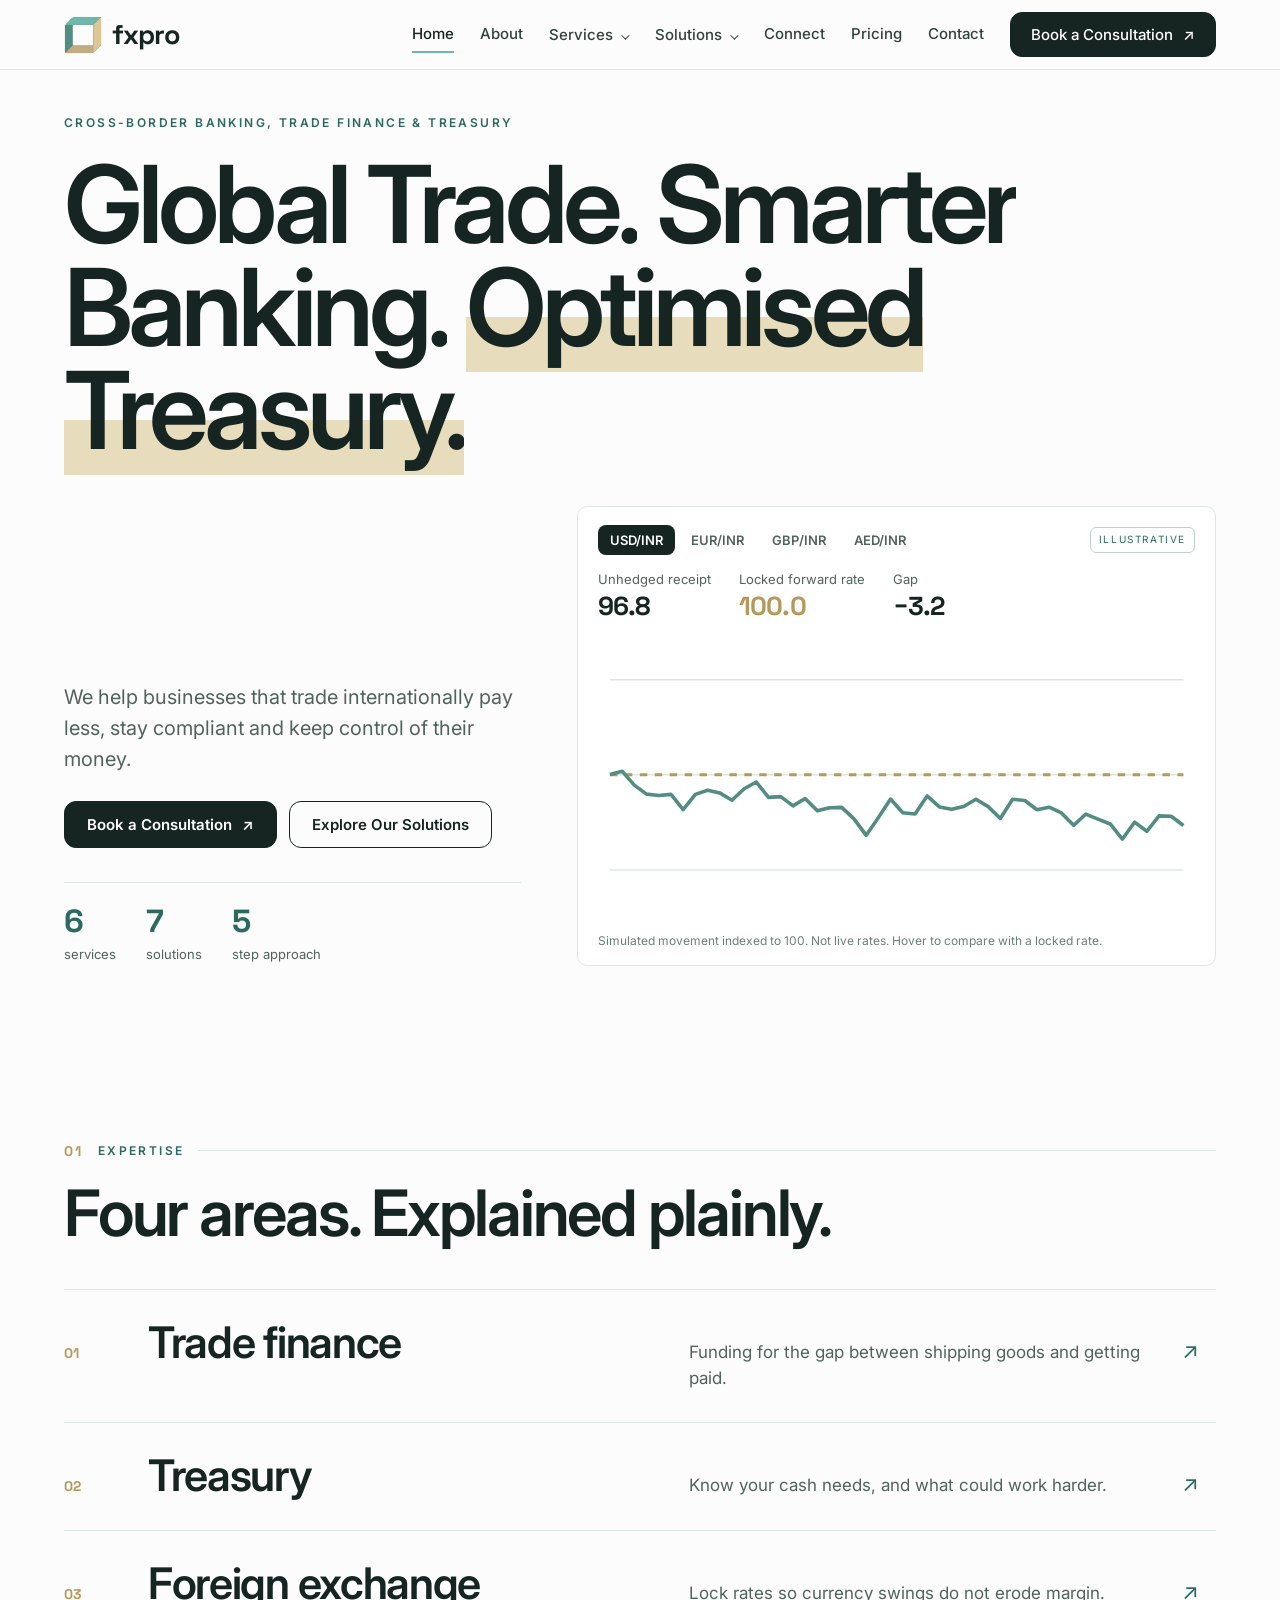
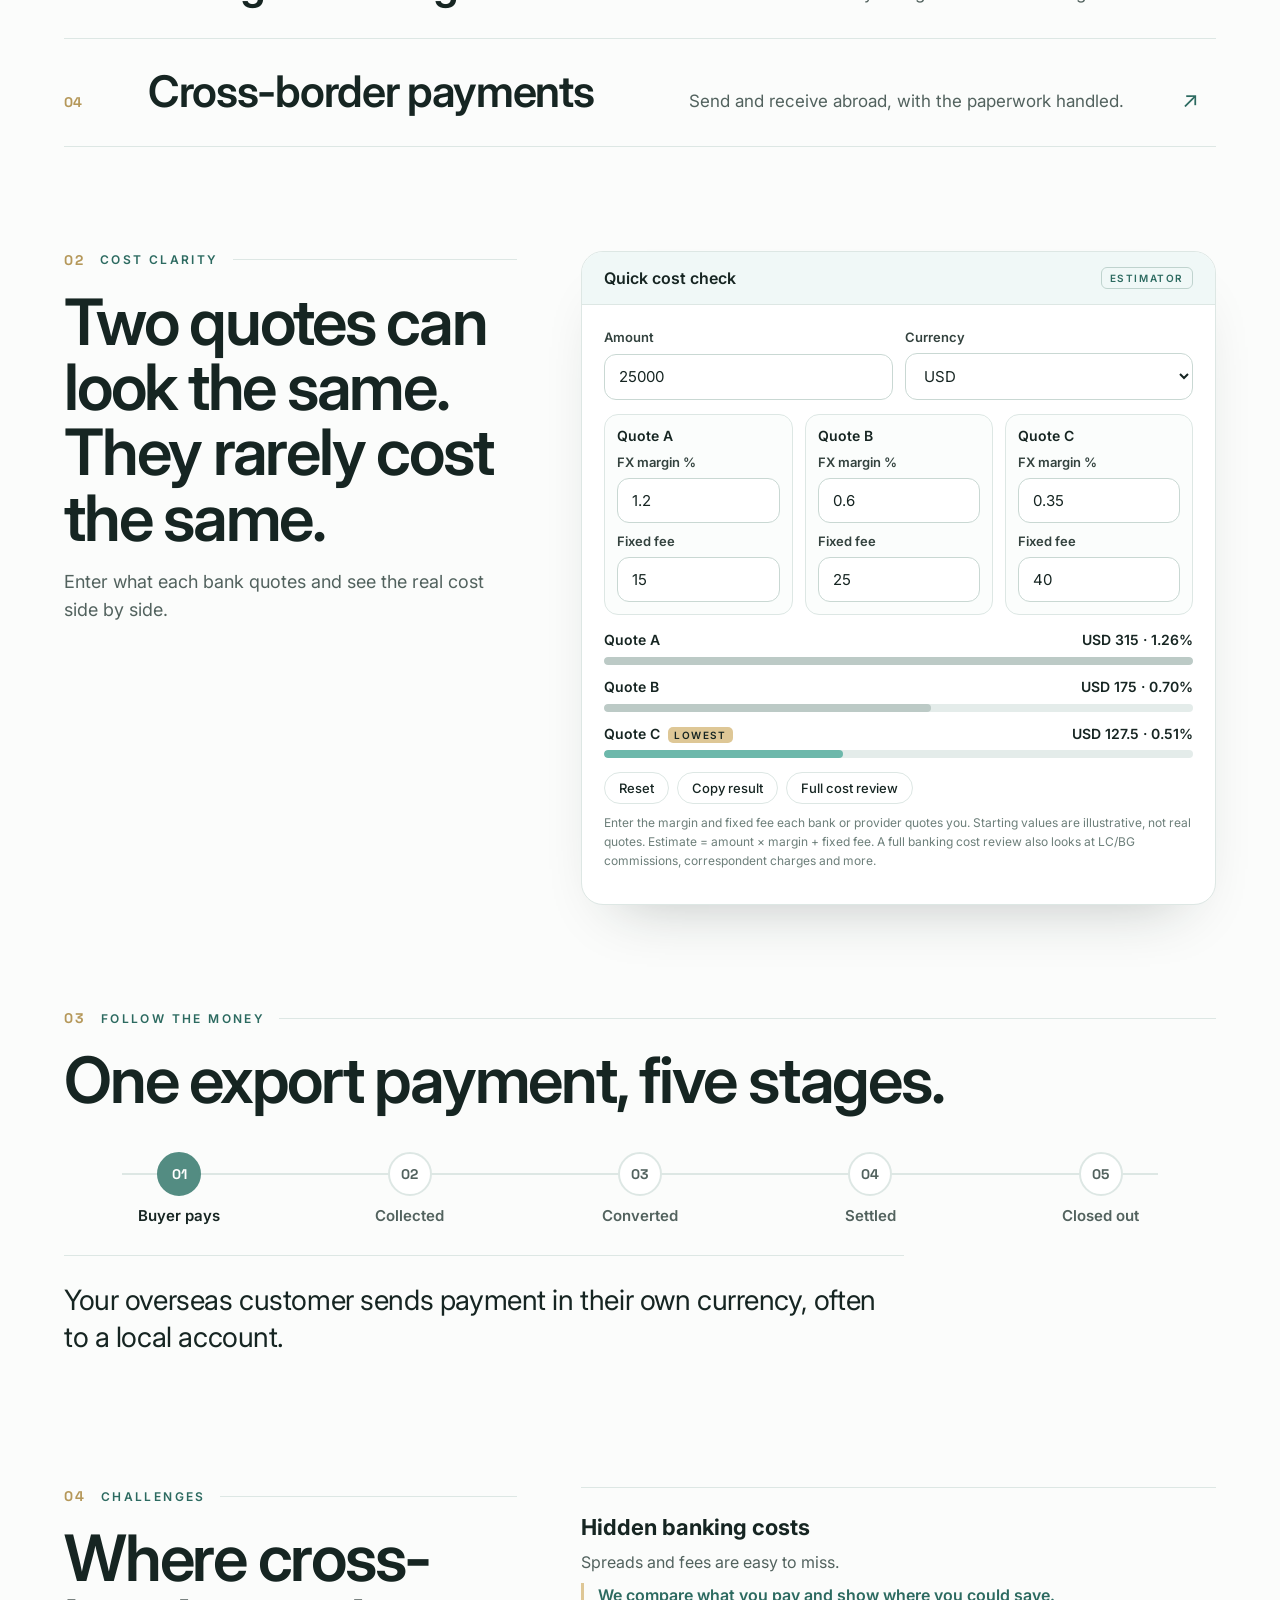
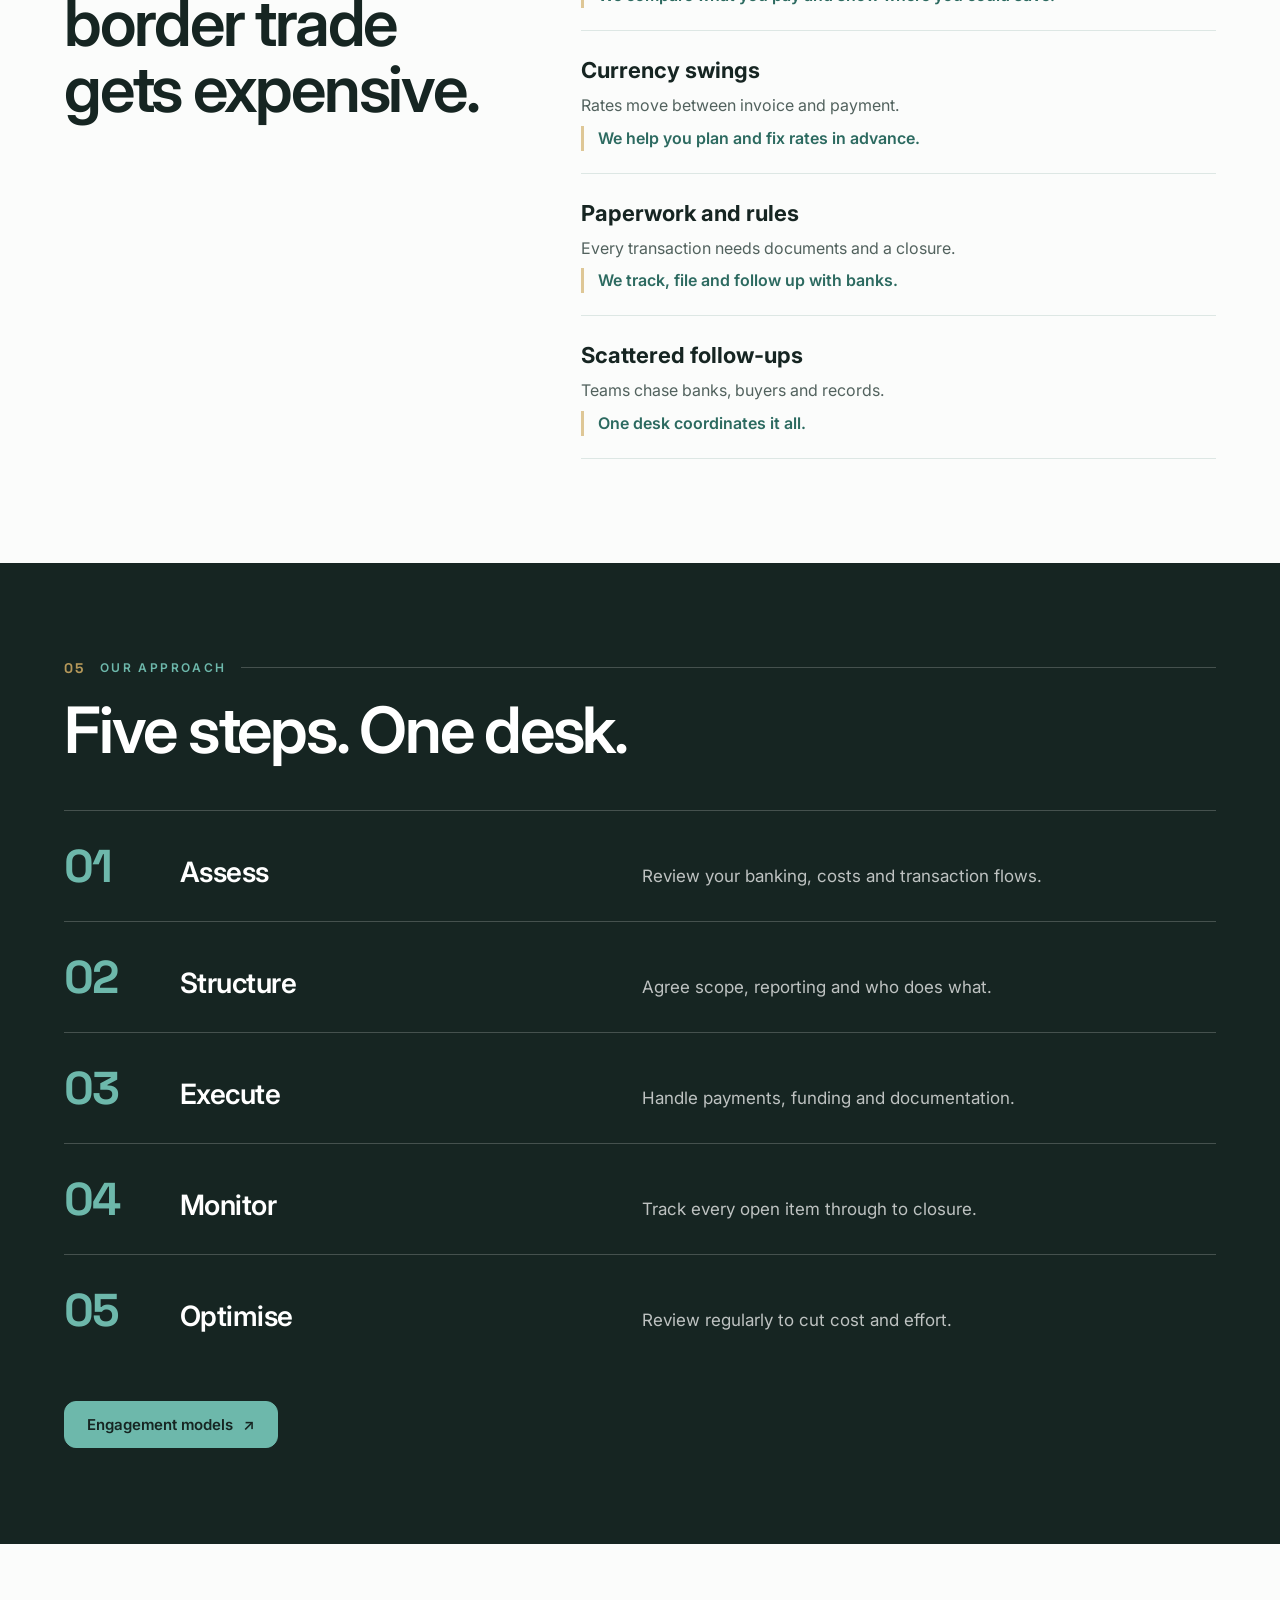
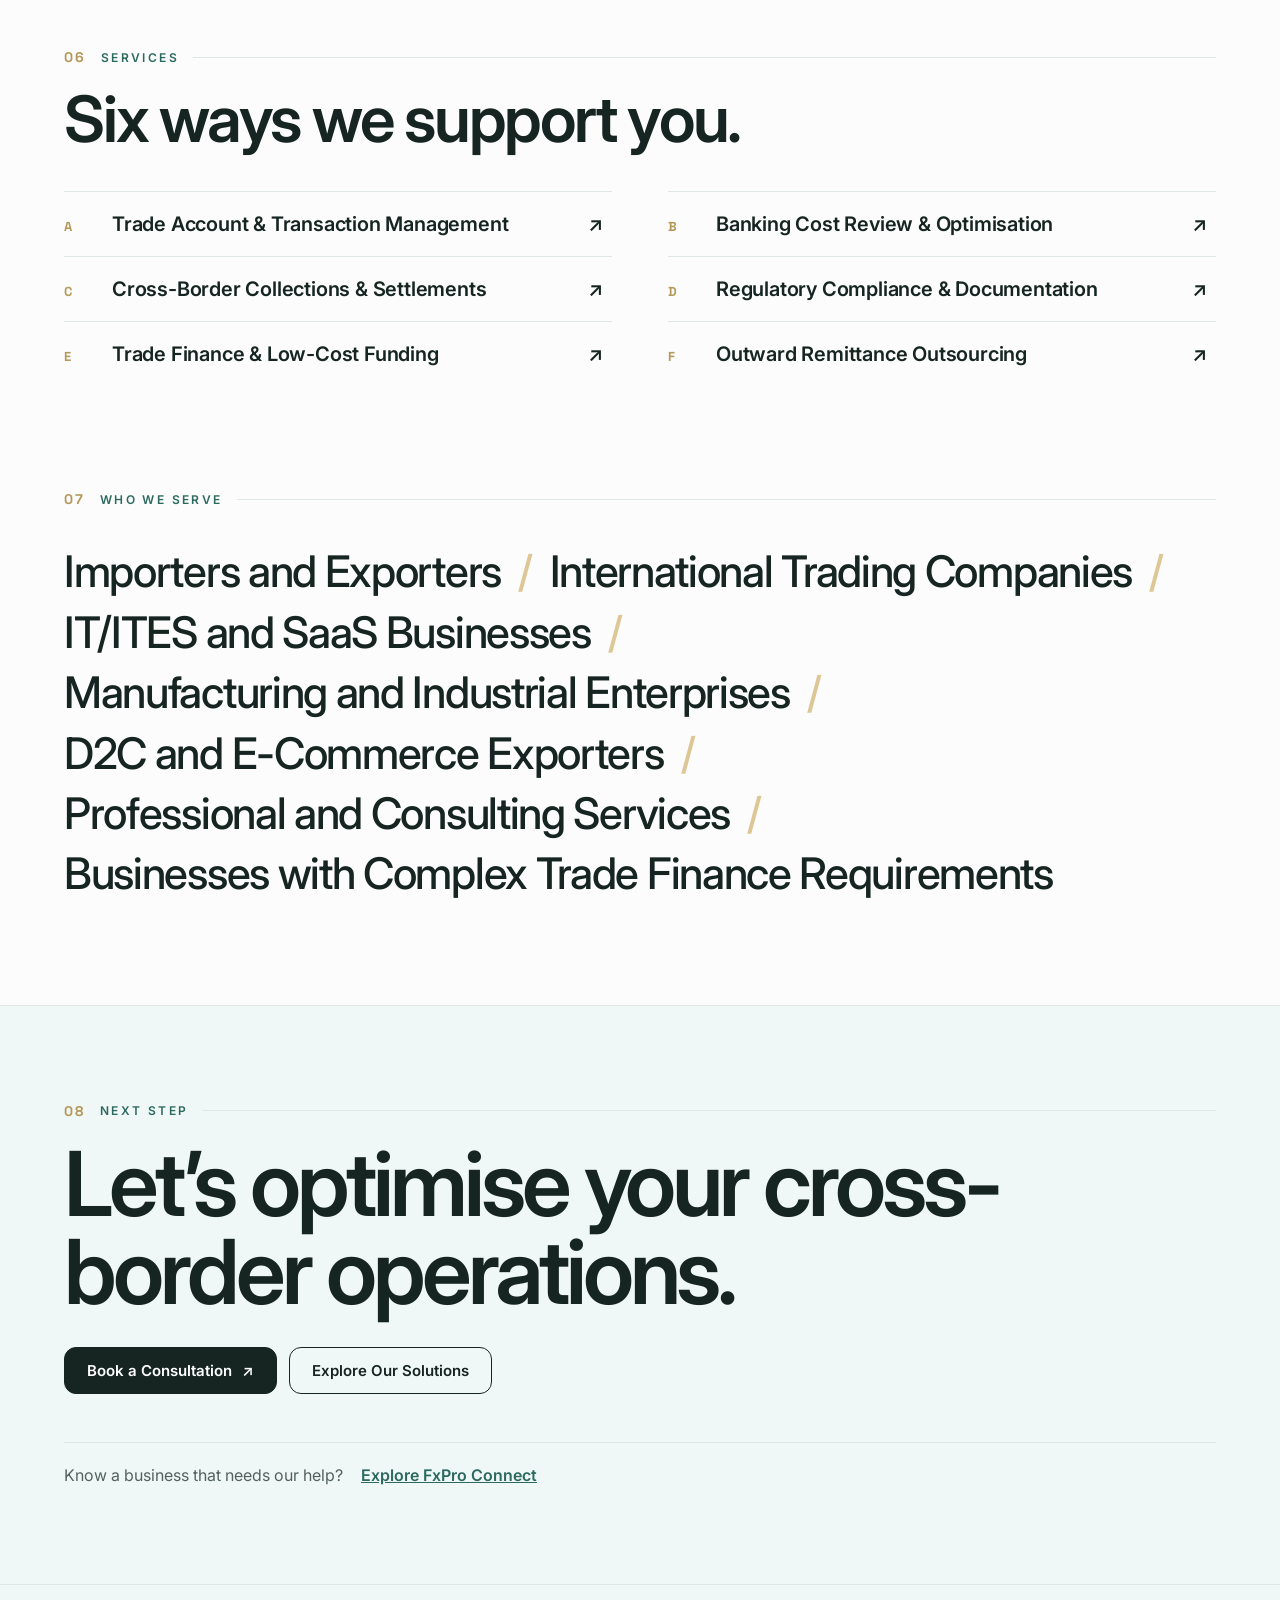
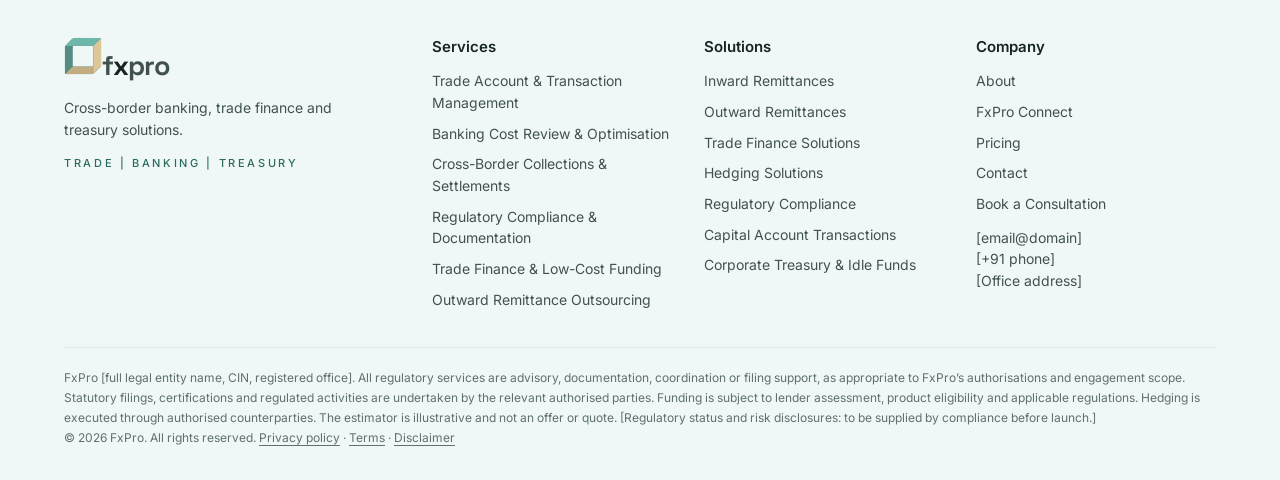
<file: FxPro-website-updated (1).html>
<!doctype html>
<html lang="en">
<head>
<meta charset="utf-8">
<meta name="viewport" content="width=device-width, initial-scale=1, viewport-fit=cover">
<meta name="color-scheme" content="light">
<meta name="description" content="FxPro: cross-border banking, trade finance and treasury solutions for businesses engaged in international trade.">
<title>FxPro | Global Trade. Smarter Banking. Optimised Treasury.</title>
<meta name="theme-color" content="#FBFCFB">
<meta property="og:type" content="website">
<meta property="og:title" content="FxPro | Global Trade. Smarter Banking. Optimised Treasury.">
<meta property="og:description" content="FxPro: cross-border banking, trade finance and treasury solutions for businesses engaged in international trade.">
<meta name="twitter:card" content="summary">
<link rel="icon" type="image/svg+xml" href="data:image/svg+xml,%3Csvg%20xmlns=%22http://www.w3.org/2000/svg%22%20viewBox=%22-2%20-2%20104%20104%22%20fill=%22none%22%20aria-hidden=%22true%22%3E%3Cdefs%3E%3CclipPath%20id=%22rcfav%22%3E%3Cpath%20d=%22M17.67%205.38%20Q22.90%200.00%2030.40%200.05%20L96.60%200.47%20Q100.00%200.49%20100.00%203.89%20L100.00%2074.04%20Q100.00%2077.64%2097.47%2080.21%20L82.53%2095.37%20Q77.97%20100.00%2071.47%20100.00%20L3.20%20100.00%20Q0.00%20100.00%200.00%2096.80%20L0.00%2027.19%20Q0.00%2023.59%202.51%2021.00%20Z%20M21.66%2076.27%20Q21.66%2078.87%2024.26%2078.85%20L75.37%2078.40%20Q77.97%2078.38%2077.97%2075.78%20L77.97%2024.47%20Q77.97%2021.87%2075.37%2021.88%20L24.26%2022.10%20Q21.66%2022.11%2021.66%2024.71%20Z%20%22/%3E%3C/clipPath%3E%3C/defs%3E%3Cg%20clip-path=%22url(%23rcfav)%22%3E%3Crect%20x=%22-2%22%20y=%22-2%22%20width=%22104%22%20height=%22104%22%20fill=%22%23538c82%22/%3E%3Cpolygon%20points=%220.0,23.6%2021.7,22.1%2021.7,78.9%200.0,100.0%22%20fill=%22%23538c82%22/%3E%3Cpolygon%20points=%2221.7,78.9%2078.0,78.4%2078.0,100.0%200.6,100.0%22%20fill=%22%23c2ad80%22/%3E%3Cpolygon%20points=%22100.0,0.5%20100.0,77.6%2078.0,100.0%2078.0,21.9%22%20fill=%22%23dec796%22/%3E%3Cpolygon%20points=%2222.9,0.0%20100.0,0.5%2078.0,21.9%201.9,22.4%22%20fill=%22%236DB8AB%22/%3E%3C/g%3E%3C/svg%3E">
<link href="https://fonts.googleapis.com/css2?family=Inter:wght@400;500;600;700&family=Space+Grotesk:wght@700&display=swap" rel="stylesheet">
<style>
:root{--ink:#162522;--teal:#6DB8AB;--tealD:#538C82;--tx:#2C6A60;--gold:#DEC796;--goldD:#B5985A;--tint:#F0F8F7;--bg:#FBFCFB;--line:#DDE7E4;--mut:#52625E;--x:var(--ink);--serif:'Inter',system-ui,sans-serif;color-scheme:light;box-sizing:border-box;padding-top:env(safe-area-inset-top,0px);padding-bottom:env(safe-area-inset-bottom,0px)}
html{scroll-padding-top:calc(88px + env(safe-area-inset-top,0px));scroll-behavior:smooth}
*,*:before,*:after{box-sizing:inherit}
body{margin:0;background:var(--bg);color:var(--ink);font-family:'Inter',system-ui,sans-serif;line-height:1.55;-webkit-font-smoothing:antialiased}
h1,h2,h3,h4,.sf{font-family:var(--serif)}
.sg{font-family:'Inter',system-ui,sans-serif}
a{color:inherit}
.w{max-width:1200px;margin:0 auto;padding:0 24px}
.hd{position:sticky;top:env(safe-area-inset-top,0px);z-index:30;background:rgba(251,252,251,.94);backdrop-filter:blur(10px);border-bottom:1px solid var(--line)}
.nav{display:flex;align-items:center;justify-content:space-between;gap:16px;padding:12px 24px;max-width:1200px;margin:0 auto}
.brand{display:flex;align-items:center;gap:10px;text-decoration:none}
.brand svg{width:38px;height:38px}
.lg{font:700 27px 'Space Grotesk',sans-serif;letter-spacing:-.04em}.lg i{font-style:normal;color:var(--x)}
.links{display:flex;align-items:center;gap:26px}
.links a{text-decoration:none;font-size:15px;font-weight:500;color:#33423E;padding:6px 0;border-bottom:2px solid transparent}
.links a:hover{color:var(--tx)}.links a.on{color:var(--ink);border-color:var(--teal)}
.links a.btn{color:#fff;padding:12px 20px;border:1.5px solid var(--ink)}.links a.btn:hover{color:#fff}
.burger{display:none;background:none;border:1.5px solid var(--ink);border-radius:10px;padding:9px 11px;cursor:pointer}
.burger span{display:block;width:18px;height:2px;background:var(--ink);margin:4px 0}
.btn{display:inline-flex;align-items:center;justify-content:center;gap:10px;padding:13px 22px;border-radius:12px;font:600 15px 'Inter',sans-serif;text-decoration:none;border:1.5px solid var(--ink);cursor:pointer;background:none;color:var(--ink);transition:background .15s,color .15s,border-color .15s}
.b1{background:var(--ink);color:#fff}.b3{background:var(--teal);border-color:var(--teal)}
.b1:hover{border-color:var(--tx)}.b3:hover{border-color:var(--teal)}
:focus-visible{outline:3px solid var(--tx);outline-offset:2px}
.eb{font-size:12px;font-weight:600;letter-spacing:.2em;color:var(--tx);text-transform:uppercase}
.h1{font-size:clamp(36px,4.8vw,62px);line-height:1.05;letter-spacing:-.025em;font-weight:600;margin:16px 0 18px}
.h2{font-size:clamp(30px,4vw,50px);line-height:1.1;letter-spacing:-.02em;font-weight:600;margin:10px 0 0}
.h3{font-size:24px;letter-spacing:-.01em;line-height:1.18;font-weight:600;margin:0}
.em{background:linear-gradient(transparent 58%,#E7DCBB 58%)}
.lead{font-size:18px;color:var(--mut);max-width:600px;margin:0 0 24px}
.row{display:flex;flex-wrap:wrap;gap:12px}
.sec{padding:84px 0 0}
.hero{display:grid;grid-template-columns:repeat(auto-fit,minmax(min(100%,360px),1fr));gap:48px;align-items:start;padding:44px 0 56px}
.pills{display:flex;flex-wrap:wrap;gap:8px 22px;margin-top:26px;font:500 14px 'Inter',sans-serif;color:var(--tx)}
.pills span:before{content:'';display:inline-block;width:8px;height:8px;border-radius:2px;background:var(--gold);margin-right:8px}
.card{background:#fff;border:1px solid var(--line);border-radius:22px;box-shadow:0 30px 60px -36px rgba(22,37,34,.3);overflow:hidden}
.ch{display:flex;justify-content:space-between;align-items:center;padding:15px 22px;background:var(--tint);border-bottom:1px solid var(--line);font:600 16px 'Inter',sans-serif}
.tag{font-size:10px;letter-spacing:.16em;border:1px solid #BFD3CE;border-radius:6px;padding:4px 8px;color:var(--tx)}
.cb{padding:22px}
.fld{display:grid;gap:6px;font-size:13px;font-weight:600;color:#33423E}
.in{width:100%;border:1.5px solid #C9D8D3;border-radius:12px;padding:12px 14px;background:#fff;font:400 15px 'Inter',sans-serif;color:var(--ink)}
.in.bad{border-color:#B03A2E}.err{color:#B03A2E;font-size:12px;font-weight:500}
.g2{display:grid;grid-template-columns:repeat(auto-fit,minmax(130px,1fr));gap:12px}
.opt{border:1px solid var(--line);border-radius:14px;padding:12px;display:grid;gap:8px;background:#FBFDFC}
.opt b{font:600 14px 'Inter',sans-serif}
.res{margin-top:14px;display:grid;gap:11px}
.rr{display:grid;gap:6px;font-size:14px}.rr .t{display:flex;justify-content:space-between;gap:8px;font-weight:600}
.bar{height:8px;border-radius:8px;background:#E4ECEA;overflow:hidden}.bar i{display:block;height:100%;background:#BCCAC6;border-radius:8px;transition:width .35s}
.rr.best .bar i{background:var(--teal)}.rr.best .t span:first-child:after{content:'LOWEST';font-size:10px;letter-spacing:.14em;background:var(--gold);border-radius:5px;padding:2px 6px;margin-left:8px}
.note{font-size:12px;color:#6D7F7A;margin-top:10px}
.strip{background:var(--tint);border-top:1px solid var(--line);border-bottom:1px solid var(--line)}
.strip .w{display:grid;grid-template-columns:repeat(auto-fit,minmax(170px,1fr));gap:0}
.strip a{padding:20px 18px;border-right:1px solid var(--line);font:600 14px/1.3 'Inter',sans-serif;text-decoration:none;display:flex;gap:10px;align-items:flex-start}
.strip a:last-child{border-right:0}.strip a:hover{background:#fff}
.strip small{display:block;font:500 11px 'Inter',sans-serif;color:var(--tx);letter-spacing:.14em;margin-bottom:4px}
.head{display:flex;flex-wrap:wrap;align-items:end;justify-content:space-between;gap:20px;margin-bottom:34px}
.grid{display:grid;grid-template-columns:repeat(auto-fit,minmax(min(100%,260px),1fr));gap:20px}
.pil{background:#fff;border:1px solid var(--line);border-radius:20px;padding:26px;display:grid;gap:10px;align-content:start}
.pil p{margin:0;color:var(--mut);font-size:16px}
.num{font:600 13px 'Inter',sans-serif;color:#7C8E89;letter-spacing:.08em}
.sv{background:#fff;border:1px solid var(--line);border-radius:20px;padding:24px;display:flex;flex-direction:column;gap:10px;min-height:220px;text-decoration:none;transition:border-color .15s,box-shadow .15s,transform .15s}
.sv:hover{border-color:var(--teal);box-shadow:0 16px 40px -26px rgba(44,106,96,.55);transform:translateY(-2px)}
.sv p{margin:0;color:var(--mut);font-size:16px;flex:1}
.go{font-weight:600;font-size:14px;color:var(--tx);display:flex;justify-content:space-between;border-top:1px solid #E6EEEC;padding-top:14px;margin-top:6px}
.sv.dk{background:var(--tint);border-color:#CFE3DF}
.two{display:grid;grid-template-columns:repeat(auto-fit,minmax(min(100%,340px),1fr));gap:48px;align-items:start}
.step{display:grid;grid-template-columns:54px 1fr;gap:14px;padding:20px 0;border-top:1px solid var(--line)}
.step b{font:600 22px 'Inter',sans-serif;color:var(--tx);letter-spacing:-.03em}.step h3{margin:0 0 4px;font-size:22px}.step p{margin:0;color:var(--mut);font-size:16px}
.ind{display:flex;flex-wrap:wrap;gap:12px;margin-top:24px}.ind span{background:#fff;border:1px solid var(--line);border-radius:999px;padding:10px 18px;font-weight:500;font-size:15px}
.ul{margin:0;padding:0;list-style:none;display:grid;gap:9px}.ul li{padding-left:22px;position:relative;font-size:16px;color:#33423E}.ul li:before{content:'';position:absolute;left:0;top:8px;width:9px;height:9px;border-radius:3px;background:var(--teal)}
.ul.c2{grid-template-columns:repeat(auto-fit,minmax(min(100%,300px),1fr));column-gap:28px}
.cta{margin-top:84px;background:var(--tint);border-top:1px solid var(--line);padding:64px 0}
.cta .h2{max-width:660px}
.crumb{font-size:13px;color:#7C8E89;margin-bottom:12px}.crumb a{text-decoration:none}.crumb a:hover{color:var(--tx)}
.ph{padding:44px 0 0}
.chips{display:flex;flex-wrap:wrap;gap:10px;margin:0 0 28px}
.chip{border:1.5px solid var(--line);background:#fff;border-radius:999px;padding:9px 16px;font:500 14px 'Inter',sans-serif;cursor:pointer;text-decoration:none;color:var(--ink)}.chip:hover,.chip.on{background:var(--ink);color:#fff;border-color:var(--ink)}
.svb{display:grid;grid-template-columns:repeat(auto-fit,minmax(min(100%,340px),1fr));gap:36px;padding:44px 0;border-top:1px solid var(--line)}
.fn{font-size:13px;color:#6D7F7A;border-left:3px solid var(--gold);padding-left:14px;margin-top:16px}
.tbl{width:100%;border-collapse:collapse;background:#fff;font-size:15px;min-width:520px}.tw{overflow-x:auto;border:1px solid var(--line);border-radius:16px}
.tbl th{background:var(--tint);text-align:left;padding:14px 18px;font:600 15px 'Inter',sans-serif}.tbl td{padding:14px 18px;border-top:1px solid #E6EEEC;vertical-align:top}.tbl td:first-child{font-weight:600}
.edge{display:grid;grid-template-columns:repeat(auto-fit,minmax(190px,1fr));border:1px solid var(--line);border-radius:20px;overflow:hidden;background:#fff}
.edge div{padding:24px;border-right:1px solid #E6EEEC}.edge div:last-child{border-right:0}
.edge b{font:700 13px 'Inter',sans-serif;letter-spacing:.18em;color:var(--tx)}.edge p{margin:8px 0 0;font-size:16px;color:var(--mut)}
.form{display:grid;gap:16px}.f2{display:grid;grid-template-columns:repeat(auto-fit,minmax(200px,1fr));gap:16px}
.ok{background:var(--tint);border:1px solid #CFE3DF;border-radius:16px;padding:22px}
.pre{white-space:pre-wrap;background:#fff;border:1px solid var(--line);border-radius:12px;padding:14px;font-size:14px;margin:14px 0}
.ft{background:var(--tint);border-top:1px solid var(--line);color:#41524E;font-size:14px;margin-top:0}.fc{display:grid;grid-template-columns:1.4fr repeat(3,1fr);gap:32px;padding:52px 0 28px}
@media(max-width:860px){.fc{grid-template-columns:1fr 1fr}}
.fc h4{margin:0 0 14px;font:600 15px 'Inter',sans-serif;color:var(--ink)}.fc a{display:block;color:#41524E;text-decoration:none;margin:0 0 9px}.fc a:hover{color:var(--tx)}
.lgl{border-top:1px solid var(--line);padding:20px 0 calc(32px + env(safe-area-inset-bottom,0px));font-size:12px;line-height:1.65;color:#5F716C}
@media(max-width:860px){.burger{display:block}.links{display:none;position:absolute;left:0;right:0;top:100%;flex-direction:column;align-items:stretch;gap:0;background:var(--bg);border-bottom:1px solid var(--line);padding:8px 24px 20px}.links.open{display:flex}.links a{padding:14px 0;border-bottom:1px solid var(--line)}.links a.btn{margin-top:14px;border:1.5px solid var(--ink)}.sec{padding-top:60px}.strip a{border-right:0;border-bottom:1px solid var(--line)}}
@media(prefers-reduced-motion:reduce){*{transition:none!important;scroll-behavior:auto!important}}

/* ---- motion and polish ---- */
:root{--ease:cubic-bezier(.22,.61,.36,1);--spring:cubic-bezier(.34,1.56,.64,1)}
.btn{position:relative;overflow:hidden;isolation:isolate;transition:border-color .3s,color .3s,transform .25s var(--ease),box-shadow .3s}
.btn:before{content:'';position:absolute;inset:0;transform:translateY(102%);transition:transform .45s var(--ease);z-index:-1}
.b1:before{background:var(--tx)}.b2:before{background:var(--tint)}.b3:before{background:#fff}
.btn:hover:before{transform:none}.btn:hover{box-shadow:0 12px 24px -16px rgba(22,37,34,.55)}.btn:active{transform:scale(.97)}
.btn span[aria-hidden]{display:inline-block;transition:transform .35s var(--ease)}.btn:hover span[aria-hidden]{transform:translate(3px,-3px)}
.skip{position:fixed;left:16px;top:-60px;z-index:200;background:var(--ink);color:#fff;padding:10px 16px;border-radius:10px;text-decoration:none;transition:top .2s}.skip:focus{top:12px}
.prog{position:fixed;left:0;top:0;height:3px;width:100%;transform-origin:0 50%;transform:scaleX(0);background:linear-gradient(90deg,var(--teal),var(--gold));z-index:80;pointer-events:none}
.hd{transition:box-shadow .3s var(--ease),background .3s}.hd.sc{box-shadow:0 12px 30px -24px rgba(22,37,34,.5);background:rgba(251,252,251,.98)}
.nav{transition:padding .3s var(--ease)}.hd.sc .nav{padding-top:7px;padding-bottom:7px}
.brand svg{transition:transform .6s var(--spring)}.brand:hover svg{transform:rotate(-10deg) scale(1.1)}
.links>a:not(.btn),.dd>a{position:relative}.links>a:not(.btn):after,.dd>a:before{content:'';position:absolute;left:0;right:0;bottom:-2px;height:2px;background:var(--teal);transform:scaleX(0);transform-origin:0 50%;transition:transform .35s var(--ease)}
.links>a:not(.btn):hover:after,.dd:hover>a:before{transform:scaleX(1)}.links a.on{border-color:transparent}.links a.on:after{transform:scaleX(1)!important}
.dd{position:relative}.dd>a{padding-right:2px}.dd>a span.cv{display:inline-block;width:6px;height:6px;border-right:1.6px solid currentColor;border-bottom:1.6px solid currentColor;transform:rotate(45deg) translateY(-2px);margin-left:8px;transition:transform .3s var(--ease)}
.dd:hover .cv,.dd.open .cv{transform:rotate(-135deg) translateY(-1px)}
.dm{position:absolute;top:100%;left:-18px;min-width:360px;padding:10px;background:#fff;border:1px solid var(--line);border-radius:18px;box-shadow:0 34px 60px -28px rgba(22,37,34,.45);opacity:0;visibility:hidden;transform:translateY(12px);transition:opacity .25s var(--ease),transform .25s var(--ease),visibility .25s;z-index:5}
.dd:hover .dm,.dd:focus-within .dm,.dd.open .dm{opacity:1;visibility:visible;transform:none}
.links .dm a{display:block;padding:10px 14px;border-radius:10px;border:0;font-size:14.5px;color:var(--ink);position:relative;transition:background .2s,padding-left .25s var(--ease)}
.links .dm a:after{display:none}.links .dm a:hover{background:var(--tint);padding-left:20px;color:var(--ink)}.links .dm a small{display:block;font-size:12px;color:var(--mut);font-weight:400}
#app{transition:opacity .25s var(--ease),transform .25s var(--ease);outline:0}#app.out{opacity:0;transform:translateY(12px)}
.js .rv{opacity:0;transform:translateY(28px);transition:opacity .9s var(--ease),transform .9s var(--ease);transition-delay:calc(var(--i,0)*80ms)}.js .rv.vis{opacity:1;transform:none}
.js .hero .a{opacity:0;animation:up 1s var(--ease) forwards;animation-delay:calc(var(--d,0)*120ms + 220ms)}.intro-on .hero .a{animation-delay:calc(var(--d,0)*120ms + 1000ms)}
@keyframes up{from{opacity:0;transform:translateY(26px)}to{opacity:1;transform:none}}
.wd{display:inline-block;overflow:hidden;vertical-align:top;padding-bottom:.16em;margin-bottom:-.16em}.wd>span{display:inline-block;transform:translateY(118%);animation:wup 1.05s var(--ease) forwards;animation-delay:calc(var(--w)*85ms + 260ms)}.intro-on .wd>span{animation-delay:calc(var(--w)*85ms + 1050ms)}
@keyframes wup{to{transform:none}}
.herow{position:relative;overflow:hidden}.herow .hero{position:relative;z-index:1}
.hbg{position:absolute;right:-90px;top:-60px;width:560px;opacity:.14;pointer-events:none;transform:translate(calc(var(--px,0)*-18px),calc(var(--py,0)*-12px));transition:transform .6s var(--ease)}
.hbg svg{width:100%;height:auto;display:block;animation:fl 12s ease-in-out infinite}@keyframes fl{50%{transform:translateY(-20px) rotate(2deg)}}
.blob{position:absolute;border-radius:50%;filter:blur(90px);opacity:.28;pointer-events:none;animation:dr2 15s ease-in-out infinite alternate}.b-a{width:420px;height:420px;background:var(--teal);left:-140px;top:140px}.b-b{width:340px;height:340px;background:var(--gold);right:22%;bottom:-140px;animation-delay:-7s}@keyframes dr2{to{transform:translate(50px,-36px)}}
.cta{position:relative;overflow:hidden}.cta .w{position:relative;z-index:1}.hbg.cb2{right:-80px;top:auto;bottom:-130px;width:430px;opacity:.12}
.pil,.sv,.card.sp{position:relative}
.sv:before,.pil:before{content:'';position:absolute;inset:0;border-radius:inherit;background:radial-gradient(380px circle at var(--mx,50%) var(--my,0),rgba(109,184,171,.17),transparent 58%);opacity:0;transition:opacity .35s;pointer-events:none}
.sv:hover:before,.pil:hover:before{opacity:1}
.pil{transition:transform .4s var(--ease),border-color .3s,box-shadow .4s}.pil:hover{transform:translateY(-4px);border-color:#BFD9D3;box-shadow:0 22px 44px -30px rgba(44,106,96,.5)}
.sv{transition:transform .4s var(--ease),border-color .3s,box-shadow .4s}.sv:hover{transform:translateY(-5px)}
.go span[aria-hidden]{display:inline-block;transition:transform .35s var(--ease)}.sv:hover .go span[aria-hidden]{transform:translate(4px,-4px)}
.strip a{transition:background .3s,padding-left .35s var(--ease)}.strip a:hover{padding-left:26px}
.pill{display:inline-block;background:#fff;border:1px solid var(--line);border-radius:999px;padding:11px 20px;font-weight:500;font-size:15px;text-decoration:none;white-space:nowrap;transition:background .25s,color .25s,border-color .25s,transform .3s var(--ease)}.pill:hover{background:var(--ink);color:#fff;border-color:var(--ink);transform:translateY(-2px)}
.mq{overflow:hidden;-webkit-mask-image:linear-gradient(90deg,transparent,#000 7%,#000 93%,transparent);mask-image:linear-gradient(90deg,transparent,#000 7%,#000 93%,transparent)}
.mq>div{display:flex;gap:12px;width:max-content;animation:mq 46s linear infinite;padding:6px 0}.mq:hover>div{animation-play-state:paused}@keyframes mq{to{transform:translateX(-50%)}}
.step{position:relative}.step:before{content:'';position:absolute;left:0;top:-1px;height:1px;width:0;background:var(--teal);transition:width 1.1s var(--ease) .15s}.step.vis:before{width:100%}
.chips.stick{position:sticky;top:calc(64px + env(safe-area-inset-top,0px));z-index:20;background:rgba(251,252,251,.94);backdrop-filter:blur(8px);padding:10px 0;margin-top:20px;margin-bottom:0}
.chip{transition:background .25s,color .25s,border-color .25s,transform .25s var(--ease)}.chip:hover{transform:translateY(-1px)}
.in{transition:border-color .2s,box-shadow .25s}.in:focus{border-color:var(--tx);box-shadow:0 0 0 4px rgba(109,184,171,.28);outline:0}
.chip.sm{padding:7px 14px;font-size:13px}
.ld{pointer-events:none;opacity:.9}.spin{display:inline-block;width:16px;height:16px;border:2px solid rgba(255,255,255,.45);border-top-color:#fff;border-radius:50%;animation:sp .7s linear infinite}@keyframes sp{to{transform:rotate(360deg)}}
.ck{display:block;margin-bottom:10px}.ck circle{stroke-dasharray:126;stroke-dashoffset:126;animation:dr .8s var(--ease) forwards}.ck path{stroke-dasharray:32;stroke-dashoffset:32;animation:dr .55s .5s var(--ease) forwards}@keyframes dr{to{stroke-dashoffset:0}}
.toast{position:fixed;left:50%;bottom:30px;transform:translate(-50%,24px);background:var(--ink);color:#fff;padding:12px 20px;border-radius:12px;font-size:14px;font-weight:500;opacity:0;pointer-events:none;transition:opacity .3s,transform .4s var(--spring);z-index:120}.toast.on{opacity:1;transform:translate(-50%,0)}
.top{position:fixed;right:22px;bottom:calc(22px + env(safe-area-inset-bottom,0px));width:48px;height:48px;border-radius:50%;background:var(--ink);color:#fff;border:0;cursor:pointer;opacity:0;pointer-events:none;transform:translateY(14px);transition:opacity .3s,transform .4s var(--ease),background .25s;z-index:70;display:flex;align-items:center;justify-content:center}.top.on{opacity:1;pointer-events:auto;transform:none}.top:hover{background:var(--tx)}
.intro{position:fixed;inset:0;z-index:150;background:#fff;display:flex;flex-direction:column;align-items:center;justify-content:center;gap:14px;animation:cur 1.35s var(--ease) forwards}.intro svg{width:88px;height:88px;animation:pop .9s var(--spring) both}.intro b{font:700 30px 'Space Grotesk',sans-serif;letter-spacing:-.04em;opacity:0;animation:fi .6s .35s var(--ease) forwards}
@keyframes cur{0%,70%{transform:none}100%{transform:translateY(-101%)}}@keyframes pop{from{transform:scale(.4) rotate(-14deg);opacity:0}to{transform:none;opacity:1}}@keyframes fi{to{opacity:1}}
.lgl a{color:inherit;text-decoration:underline;text-underline-offset:3px}.fc a{position:relative;transition:color .2s,padding-left .3s var(--ease)}.fc a:hover{padding-left:6px}
.pil.sel{display:flex;flex-direction:column;gap:10px}.pil.sel .btn{align-self:flex-start;margin-top:auto}
.lg-sec h2{font:600 24px 'Inter',system-ui,sans-serif;margin:30px 0 8px}.lg-sec p{color:var(--mut);margin:0 0 10px;max-width:760px}
@media(max-width:860px){.dm{position:static;opacity:1;visibility:visible;transform:none;box-shadow:none;border:0;padding:0 0 6px 12px;min-width:0;display:none}.dd.open .dm{display:block}.links .dm a{padding:11px 0;border-bottom:1px solid var(--line);border-radius:0}.links .dm a:hover{padding-left:6px}.hbg{width:380px;right:-120px}.chips.stick{top:calc(58px + env(safe-area-inset-top,0px))}}
@media(prefers-reduced-motion:reduce){.intro{display:none}.mq>div,.blob,.hbg svg{animation:none}.btn:before,.sv:before{transition:none}}

/* ---- services list (image left, text right) ---- */
.sl{display:grid;grid-template-columns:repeat(auto-fit,minmax(min(100%,460px),1fr));column-gap:48px}
.sr{display:grid;grid-template-columns:148px 1fr;gap:22px;align-items:start;padding:26px 0;border-top:1px solid var(--line);text-decoration:none;color:inherit}
.sthumb{width:148px;aspect-ratio:1/1.08;border-radius:22px;overflow:hidden;background:linear-gradient(160deg,var(--tint),#fff);border:1px solid var(--line);display:flex;align-items:center;justify-content:center;transition:transform .4s var(--ease),box-shadow .4s}
.sthumb img{width:100%;height:100%;object-fit:cover;display:block}
.sthumb{position:relative;color:var(--tx)}.sthumb svg{width:56px;height:56px}.sthumb em{position:absolute;left:12px;top:10px;font:600 12px 'Inter',sans-serif;font-style:normal;color:#7C8E89;letter-spacing:.08em}
.ic{width:52px;height:52px;border-radius:14px;background:var(--tint);border:1px solid #CFE3DF;color:var(--tx);display:flex;align-items:center;justify-content:center}
.flow{margin-top:22px}.fl{display:flex;align-items:center;gap:14px;padding:12px 16px;border:1px solid var(--line);border-radius:14px;background:var(--tint);font:600 16px 'Inter',sans-serif;position:relative}.fl svg{color:var(--tx);flex:none}.fl+.fl{margin-top:22px}.fl+.fl:before{content:'';position:absolute;left:28px;top:-22px;height:22px;width:2px;background:var(--teal)}
.jr{grid-template-columns:repeat(auto-fit,minmax(min(100%,190px),1fr))}
.sbody h3{font-size:20px;margin:0 0 8px;transition:color .25s}.sbody p{margin:0;color:var(--mut);font-size:16px}
.sbody .sub{font-size:14px;font-weight:500;color:#6D7F7A;margin:0 0 8px}.sr:hover .sbody h3{color:var(--tx)}.sr:hover .sthumb{transform:translateY(-3px);box-shadow:0 18px 36px -24px rgba(44,106,96,.55)}
/* ---- mobile refinements ---- */
@media(max-width:860px){
.links.open{max-height:calc(100vh - 70px);max-height:calc(100dvh - 70px);overflow-y:auto;-webkit-overflow-scrolling:touch}
.in{font-size:16px}
.edge div{border-right:0;border-bottom:1px solid #E6EEEC}.edge div:last-child{border-bottom:0}
.two{gap:30px}.head{margin-bottom:24px}
.chips.stick{flex-wrap:nowrap;overflow-x:auto;scrollbar-width:none;-webkit-overflow-scrolling:touch;margin-left:-24px;margin-right:-24px;padding-left:24px;padding-right:24px}
.chips.stick::-webkit-scrollbar{display:none}.chips.stick .chip{flex:none;white-space:nowrap}
.cta{padding:48px 0;margin-top:60px}
.blob{filter:blur(60px);opacity:.2}.b-b{display:none}
.hd{-webkit-backdrop-filter:none;backdrop-filter:none;background:rgba(251,252,251,.98)}
}
@media(max-width:560px){
.w{padding:0 18px}.nav{padding:10px 18px}.links{padding-left:18px;padding-right:18px}
.hero{padding:28px 0 40px;gap:32px}
.row .btn{flex:1 1 100%}
.fc{grid-template-columns:1fr;gap:24px;padding:40px 0 20px}
.cb{padding:18px}.card .ch{padding:14px 18px}
.lead{font-size:16.5px}.h3{font-size:21px}
.step{grid-template-columns:40px 1fr;gap:10px}
.pil{padding:22px}.sv{min-height:0}
.chips.stick{margin-left:-18px;margin-right:-18px;padding-left:18px;padding-right:18px}
.sr{grid-template-columns:104px 1fr;gap:16px;padding:20px 0}.sthumb{width:104px;border-radius:18px}.sthumb svg{width:44px;height:44px}.sthumb em{left:9px;top:8px;font-size:11px}.sbody h3{font-size:17px;margin-bottom:6px}.sbody p{font-size:14.5px}
.toast{left:16px;right:16px;transform:translateY(24px);text-align:center}.toast.on{transform:none}
.top{right:16px}
}

/* ---- homepage: editorial x fintech (brand tokens unchanged) ---- */
.e-hero{grid-template-columns:1fr!important;gap:44px!important;padding:44px 0 72px!important}
.e-hero .h1{font-size:clamp(46px,8.4vw,112px);line-height:.96;letter-spacing:-.045em;font-weight:600;margin:20px 0 0}
.e-low{display:grid;grid-template-columns:minmax(0,5fr) minmax(0,7fr);gap:56px;align-items:end}
.e-lead{font-size:20px;color:var(--mut);max-width:28em;margin:0 0 26px}
.e-idx{display:flex;gap:30px;margin-top:34px;padding-top:18px;border-top:1px solid var(--line)}
.e-idx b{display:block;font:700 32px 'Space Grotesk',sans-serif;color:var(--tx);letter-spacing:-.04em}.e-idx span{font-size:13px;color:var(--mut)}
.e-fx{background:#fff;border:1px solid var(--line);border-radius:10px;padding:18px 20px 14px}
.e-fh{display:flex;flex-wrap:wrap;justify-content:space-between;align-items:center;gap:10px}
.e-tb{display:flex;gap:4px}.e-tb button{font:600 13px 'Inter',sans-serif;border:0;background:none;padding:7px 12px;border-radius:8px;color:var(--mut);cursor:pointer;transition:background .2s,color .2s}
.e-tb button:hover{background:var(--tint);color:var(--ink)}.e-tb [aria-selected=true]{background:var(--ink);color:#fff}
.e-ro{display:flex;gap:28px;margin:14px 0 4px;font-size:13px;color:var(--mut)}.e-ro b{display:block;font:700 26px 'Space Grotesk',sans-serif;letter-spacing:-.03em;color:var(--ink)}.e-ro .lk b{color:var(--goldD)}
.e-plot{width:100%;height:auto;display:block;touch-action:pan-y;cursor:crosshair}
.e-gl{stroke:var(--line);stroke-width:1}.e-lk{stroke:var(--goldD);stroke-width:2;stroke-dasharray:5 5}
.e-line{stroke:var(--tealD);stroke-width:2.4;fill:none;stroke-linejoin:round;stroke-dasharray:1;stroke-dashoffset:1;animation:e-draw 1.6s var(--ease) .6s forwards}
@keyframes e-draw{to{stroke-dashoffset:0}}
.e-fn{font-size:12px;color:#6D7F7A;margin:6px 0 0}
.e-lab{display:flex;align-items:center;gap:14px;font:600 12px 'Inter',sans-serif;letter-spacing:.2em;text-transform:uppercase;color:var(--tx)}
.e-lab span{font:700 14px 'Space Grotesk',sans-serif;color:var(--goldD)}.e-lab:after{content:'';flex:1;height:1px;background:var(--line)}
.e-h{font-size:clamp(32px,5vw,64px);line-height:1.02;letter-spacing:-.035em;font-weight:600;margin:20px 0 0;max-width:15em}
.e-s{padding-top:104px}
.e-2{display:grid;grid-template-columns:minmax(0,5fr) minmax(0,7fr);gap:64px;align-items:start}.e-2>:first-child{position:sticky;top:110px}
.e-ix a{display:grid;grid-template-columns:64px minmax(0,1.1fr) minmax(0,1fr) 34px;gap:20px;align-items:baseline;padding:30px 0;border-top:1px solid var(--line);text-decoration:none;transition:padding-left .35s var(--ease)}
.e-ix a:last-child{border-bottom:1px solid var(--line)}.e-ix .n{font:700 14px 'Space Grotesk',sans-serif;color:var(--goldD);transition:color .25s}
.e-ix h3{font-size:clamp(26px,3.4vw,44px);letter-spacing:-.03em;line-height:1.05;font-weight:600;margin:0;transition:color .25s}.e-ix p{margin:0;color:var(--mut);font-size:17px}
.e-ix a>span:last-child{font-size:22px;color:var(--tx);transition:transform .35s var(--ease)}
.e-ix a:hover{padding-left:14px}.e-ix a:hover h3{color:var(--tx)}.e-ix a:hover .n{color:var(--tx)}.e-ix a:hover>span:last-child{transform:translate(4px,-4px)}
.e-pb{padding:22px 0;border-top:1px solid var(--line)}.e-pb:last-child{border-bottom:1px solid var(--line)}
.e-pb h3{font-size:22px;margin:0 0 6px}.e-pb p{margin:0;color:var(--mut)}.e-pb .fx{color:var(--tx);font-weight:600;margin-top:8px;padding-left:14px;border-left:3px solid var(--gold)}
.e-st{display:flex;margin-top:40px;position:relative}.e-st:before{content:'';position:absolute;left:5%;right:5%;top:21px;height:2px;background:var(--line)}
.e-st button{flex:1;background:none;border:0;cursor:pointer;display:grid;justify-items:center;gap:10px;font:600 15px 'Inter',sans-serif;color:var(--mut);position:relative;padding:0 4px}
.e-st i{width:44px;height:44px;border-radius:50%;background:#fff;border:2px solid var(--line);display:grid;place-items:center;font:700 14px 'Space Grotesk',sans-serif;font-style:normal;transition:background .3s,border-color .3s,color .3s,transform .4s var(--spring)}
.e-st button:hover i{border-color:var(--teal);transform:scale(1.08)}.e-st [aria-selected=true]{color:var(--ink)}.e-st [aria-selected=true] i{background:var(--tealD);border-color:var(--tealD);color:#fff}
.e-pn{margin-top:30px;padding:26px 0 0;border-top:1px solid var(--line);font-size:clamp(20px,2.4vw,28px);line-height:1.3;letter-spacing:-.015em;max-width:30em;min-height:96px}
.e-dk{background:var(--ink);color:#fff;margin-top:104px;padding:96px 0}.e-dk .e-lab{color:var(--teal)}.e-dk .e-lab:after{background:rgba(255,255,255,.2)}.e-dk .e-h{color:#fff}
.e-ap{margin-top:48px}.e-ap>div{display:grid;grid-template-columns:96px minmax(0,1fr) minmax(0,1.3fr);gap:20px;align-items:baseline;padding:26px 0;border-top:1px solid rgba(255,255,255,.2);transition:border-color .3s}
.e-ap b{font:700 46px 'Space Grotesk',sans-serif;color:var(--teal);letter-spacing:-.04em;transition:color .3s}.e-ap h3{font-size:28px;margin:0;font-weight:600;letter-spacing:-.02em}.e-ap p{margin:0;color:rgba(255,255,255,.72);font-size:17px}
.e-ap>div:hover{border-color:var(--gold)}.e-ap>div:hover b{color:var(--gold)}
.e-sv{display:grid;grid-template-columns:repeat(auto-fit,minmax(min(100%,420px),1fr));column-gap:56px;margin-top:40px}
.e-sv a{display:grid;grid-template-columns:36px 1fr 24px;gap:12px;align-items:baseline;padding:20px 0;border-top:1px solid var(--line);text-decoration:none;font:600 20px 'Inter',sans-serif;letter-spacing:-.01em;transition:color .25s,padding-left .3s var(--ease)}
.e-sv a span:first-child{font:700 13px 'Space Grotesk',sans-serif;color:var(--goldD)}.e-sv a:hover{color:var(--tx);padding-left:10px}
.e-big{margin-top:36px;display:flex;flex-wrap:wrap;gap:6px 0;font-size:clamp(24px,3.4vw,46px);line-height:1.25;letter-spacing:-.03em;font-weight:500}
.e-big a{text-decoration:none;transition:color .25s}.e-big a:after{content:'/';color:var(--gold);margin:0 .4em}.e-big a:last-child:after{display:none}.e-big a:hover{color:var(--tx);text-decoration:underline;text-decoration-color:var(--gold);text-underline-offset:.15em}
.e-end{margin-top:104px;background:var(--tint);border-top:1px solid var(--line);padding:96px 0}.e-end h2{font-size:clamp(40px,7vw,96px);line-height:.98;letter-spacing:-.045em;font-weight:600;margin:20px 0 32px;max-width:11em}
.e-cx{margin-top:48px;padding-top:20px;border-top:1px solid var(--line);color:var(--mut);display:flex;flex-wrap:wrap;gap:8px 18px;align-items:center}.e-cx a{color:var(--tx);font-weight:600}
@media(max-width:860px){.e-low,.e-2{grid-template-columns:1fr;gap:36px}.e-2>:first-child{position:static}.e-ix a{grid-template-columns:40px 1fr 24px}.e-ix a p{grid-column:2/3}.e-ap>div{grid-template-columns:64px 1fr}.e-ap p{grid-column:2}.e-ap b{font-size:34px}.e-s{padding-top:72px}.e-dk,.e-end{padding:68px 0;margin-top:72px}.e-st button{font-size:12px}.e-st i{width:38px;height:38px}.e-st:before{top:19px}}
@media(prefers-reduced-motion:reduce){.e-line{animation:none;stroke-dashoffset:0}}
</style>
</head>
<body>
<a class="skip" id="skip" href="#">Skip to content</a>
<div class="prog" id="prog"></div>
<div class="intro" id="intro" aria-hidden="true"><svg viewBox="-2 -2 104 104" fill="none" aria-hidden="true"><defs><clipPath id="rcIntro"><path d="M17.67 5.38 Q22.90 0.00 30.40 0.05 L96.60 0.47 Q100.00 0.49 100.00 3.89 L100.00 74.04 Q100.00 77.64 97.47 80.21 L82.53 95.37 Q77.97 100.00 71.47 100.00 L3.20 100.00 Q0.00 100.00 0.00 96.80 L0.00 27.19 Q0.00 23.59 2.51 21.00 Z M21.66 76.27 Q21.66 78.87 24.26 78.85 L75.37 78.40 Q77.97 78.38 77.97 75.78 L77.97 24.47 Q77.97 21.87 75.37 21.88 L24.26 22.10 Q21.66 22.11 21.66 24.71 Z "/></clipPath></defs><g clip-path="url(#rcIntro)"><rect x="-2" y="-2" width="104" height="104" fill="#538c82"/><polygon points="0.0,23.6 21.7,22.1 21.7,78.9 0.0,100.0" fill="#538c82"/><polygon points="21.7,78.9 78.0,78.4 78.0,100.0 0.6,100.0" fill="#c2ad80"/><polygon points="100.0,0.5 100.0,77.6 78.0,100.0 78.0,21.9" fill="#dec796"/><polygon points="22.9,0.0 100.0,0.5 78.0,21.9 1.9,22.4" fill="#6DB8AB"/></g></svg><b>fxpro</b></div>
<header class="hd"><div class="nav">
<a class="brand" href="#/" aria-label="FxPro home"><svg viewBox="-2 -2 104 104" fill="none" aria-hidden="true"><defs><clipPath id="rcHead"><path d="M17.67 5.38 Q22.90 0.00 30.40 0.05 L96.60 0.47 Q100.00 0.49 100.00 3.89 L100.00 74.04 Q100.00 77.64 97.47 80.21 L82.53 95.37 Q77.97 100.00 71.47 100.00 L3.20 100.00 Q0.00 100.00 0.00 96.80 L0.00 27.19 Q0.00 23.59 2.51 21.00 Z M21.66 76.27 Q21.66 78.87 24.26 78.85 L75.37 78.40 Q77.97 78.38 77.97 75.78 L77.97 24.47 Q77.97 21.87 75.37 21.88 L24.26 22.10 Q21.66 22.11 21.66 24.71 Z "/></clipPath></defs><g clip-path="url(#rcHead)"><rect x="-2" y="-2" width="104" height="104" fill="#538c82"/><polygon points="0.0,23.6 21.7,22.1 21.7,78.9 0.0,100.0" fill="#538c82"/><polygon points="21.7,78.9 78.0,78.4 78.0,100.0 0.6,100.0" fill="#c2ad80"/><polygon points="100.0,0.5 100.0,77.6 78.0,100.0 78.0,21.9" fill="#dec796"/><polygon points="22.9,0.0 100.0,0.5 78.0,21.9 1.9,22.4" fill="#6DB8AB"/></g></svg><span class="lg">f<i>x</i>pro</span></a>
<button class="burger" id="burger" aria-label="Menu" aria-expanded="false" aria-controls="links"><span></span><span></span><span></span></button>
<nav class="links" id="links" aria-label="Main"></nav></div></header>
<main id="app" tabindex="-1"></main>
<footer class="ft" id="foot"></footer>
<div class="toast" id="toast" role="status" aria-live="polite"></div>
<button class="top" id="top" aria-label="Back to top"><svg width="18" height="18" viewBox="0 0 18 18" fill="none" stroke="currentColor" stroke-width="2" stroke-linecap="round" stroke-linejoin="round"><path d="M9 15V3M3.5 8.5L9 3l5.5 5.5"/></svg></button>
<script>
(function(){
var ARW='<span aria-hidden="true">&#8599;</span>',MARK='<svg viewBox="-2 -2 104 104" fill="none" aria-hidden="true"><defs><clipPath id="rc1"><path d="M17.67 5.38 Q22.90 0.00 30.40 0.05 L96.60 0.47 Q100.00 0.49 100.00 3.89 L100.00 74.04 Q100.00 77.64 97.47 80.21 L82.53 95.37 Q77.97 100.00 71.47 100.00 L3.20 100.00 Q0.00 100.00 0.00 96.80 L0.00 27.19 Q0.00 23.59 2.51 21.00 Z M21.66 76.27 Q21.66 78.87 24.26 78.85 L75.37 78.40 Q77.97 78.38 77.97 75.78 L77.97 24.47 Q77.97 21.87 75.37 21.88 L24.26 22.10 Q21.66 22.11 21.66 24.71 Z "/></clipPath></defs><g clip-path="url(#rc1)"><rect x="-2" y="-2" width="104" height="104" fill="#538c82"/><polygon points="0.0,23.6 21.7,22.1 21.7,78.9 0.0,100.0" fill="#538c82"/><polygon points="21.7,78.9 78.0,78.4 78.0,100.0 0.6,100.0" fill="#c2ad80"/><polygon points="100.0,0.5 100.0,77.6 78.0,100.0 78.0,21.9" fill="#dec796"/><polygon points="22.9,0.0 100.0,0.5 78.0,21.9 1.9,22.4" fill="#6DB8AB"/></g></svg>';
var MC=0;function mark(){return MARK.split('rc1').join('rcm'+(++MC))}
/* CONTACT FORM: paste your form endpoint between the quotes (e.g. https://formspree.io/f/xxxxxxxx). While empty, the form runs in prototype mode and nothing is sent. */
var FORM_ENDPOINT='';
var $=function(s,r){return (r||document).querySelector(s)},app=$('#app');
var D=document,root=D.documentElement,RM=!!(window.matchMedia&&matchMedia('(prefers-reduced-motion: reduce)').matches);
if(!RM)root.classList.add('js');
function esc(s){return String(s).replace(/[&<>"]/g,function(c){return {'&':'&amp;','<':'&lt;','>':'&gt;','"':'&quot;'}[c]})}
function toast(m){var el=$('#toast');el.textContent=m;el.classList.add('on');clearTimeout(toast.t);toast.t=setTimeout(function(){el.classList.remove('on')},2200)}
var CAPL=['#/services#collections','#/services#banking-cost','#/solutions/trade-finance','#/solutions/hedging','#/solutions/regulatory','#/services#trade-account'];

var CAP=['Cross-Border Collections & Payments','Banking Cost Optimisation','Trade Finance & Working Capital','Foreign Exchange & Hedging','Regulatory Compliance & Documentation','Outsourced Trade & Treasury Operations'];
var SERV=[
{id:'trade-account',k:'A',t:'Trade Account & Transaction Management',d:'Support for managing trade-related banking workflows, transaction documentation, collection and payment tracking, and coordination with banking partners.',i:['Trade transaction tracking and coordination','Export and import documentation management','Bank communication and follow-up','Payment and settlement reconciliation','Outstanding transaction monitoring','Transaction status and MIS reporting']},
{id:'banking-cost',k:'B',t:'Banking Cost Review & Optimisation',d:'Review FX spreads, remittance charges, trade finance pricing, LC/BG commissions and other banking costs to identify potential savings.',i:['Foreign exchange spread and conversion cost review','Inward and outward remittance charge assessment','Trade finance interest and commission benchmarking','Letter of Credit and Bank Guarantee cost review','Correspondent bank and transaction charge analysis','Banking proposal comparison and negotiation support']},
{id:'collections',k:'C',t:'Cross-Border Collections & Settlements',d:'Streamline international collections, local-rail payment options where available, settlement tracking and inward remittance documentation.',i:['Global collection account coordination','Local collection rail solutions, where available','Inward remittance tracking and settlement follow-ups','FX conversion and settlement coordination','FIRA/FIRC documentation coordination, as applicable','Export proceeds reconciliation and e-BRC follow-up','Collection reporting and transaction history management']},
{id:'compliance-docs',k:'D',t:'Regulatory Compliance & Documentation',d:'Documentation and workflow support for applicable FEMA/RBI requirements, export-import reporting, remittance purpose documentation and transaction closures.',i:['Export and import documentation coordination','EDF and SOFTEX-related support, where applicable','Export realisation tracking and e-BRC follow-up','Bill of Entry and Outward Remittance (BOE\u2013ORM) reconciliation','Outstanding export and import transaction monitoring','FEMA/RBI reporting and closure coordination','FDI, ODI, FC-GPR, FC-TRS, ECB and OPI documentation support, as applicable']},
{id:'funding',k:'E',t:'Trade Finance & Low-Cost Funding',d:'Facilitation and coordination of eligible funding options, including buyer\u2019s credit, supplier\u2019s credit, pre-shipment finance and post-shipment finance, subject to lender approval and applicable regulations.',i:['Export Packing Credit (EPC)','Pre-Shipment Credit in Foreign Currency (PCFC)','Post-Shipment Export Finance','Buyer\u2019s Credit and Supplier\u2019s Credit, where permitted','Foreign Currency Demand Loan (FCDL)','Export Bill Discounting','Letter of Credit and Bank Guarantee coordination','Advance Import Funding assessment','Working Capital and Trade Credit solutions'],n:'Funding is subject to lender assessment, product eligibility and applicable regulations.'},
{id:'outward',k:'F',t:'Outward Remittance Outsourcing',d:'End-to-end operational coordination for eligible import payments, FX booking, trade documentation, bank follow-ups and outstanding transaction closure.',i:['End-to-end payment workflow coordination','Import payment documentation and bank follow-ups','FX booking and hedging coordination','Merchanting Trade and High-Seas Sales (HSS) documentation support','Advance and deferred import payment coordination','Third-party payment and delayed payment assessment','Letter of Credit and Bank Guarantee cost management','BOE\u2013ORM reconciliation and closure tracking']}];
var SOL=[
{id:'inward',k:'A',t:'Inward Remittances',s:'Collecting money from abroad',h:'Receive Globally. Settle Efficiently. Stay Compliant.',d:'FxPro coordinates the operational lifecycle of eligible export receipts, from collection arrangements and transaction tracking to FX settlement coordination and regulatory documentation.',f:[['Global Collection Infrastructure','Multi-currency virtual accounts and local collection rails in supported markets, subject to provider availability and eligibility.'],['Optimised FX & INR Settlement','Competitive FX pricing, transparent settlement economics and access to eligible spot or forward contracts at agreed market-linked rates.'],['Dedicated Merchant Dashboard','Transaction visibility, settlement status, reconciliation support and historical transaction information, where provided by the platform partner.'],['Export Compliance Support','Support for purpose documentation, e-BRC follow-up, applicable export declarations and related regulatory closure workflows.']],o:'Better collection visibility, streamlined workflows and improved control over export receivables.',n:'Any \u201czero FX markup\u201d positioning applies only where it reflects the actual commercial terms of the relevant product. FX markup is distinct from the underlying exchange rate, conversion charges and other applicable fees. Real-time tracking is subject to platform capabilities.'},
{id:'outward-remittances',k:'B',t:'Outward Remittances',s:'Import payments and international fund transfers',h:'Smarter Import Payments. Controlled Costs. Stronger Compliance.',d:'FxPro coordinates international payment workflows, documentation, FX booking support, banking follow-ups and transaction closure.',f:[['Transaction Outsourcing','Payment initiation coordination, documentation checks, bank follow-ups and payment status tracking.'],['FX Booking & Hedging','Support with spot, forward and other eligible hedging arrangements through authorised counterparties.'],['Merchanting Trade & High-Seas Sales (HSS)','Transaction structuring and documentation coordination, subject to applicable requirements.'],['Trade Finance Support','Access facilitation for eligible import funding and working capital solutions.'],['LC & Bank Guarantee Cost Management','Review of pricing, commissions, collateral requirements and alternative banking proposals.'],['Foreign Currency Funding','Assessment and facilitation of eligible foreign-currency funding options, including advance-import funding where permitted.'],['Delayed & Third-Party Payment Support','Assessment of delayed import payments and third-party payment arrangements against applicable regulatory and bank requirements.'],['BOE\u2013ORM Closure Support','Reconciliation and follow-up for outstanding bills of entry and outward remittance records.']],o:'Better payment visibility, fewer fragmented follow-ups and more disciplined transaction management.'},
{id:'trade-finance',k:'C',t:'Trade Finance Solutions',s:'Structured funding, better banking coordination',h:'Capital Structured Around Your Trade Cycle.',d:'We help businesses evaluate eligible trade finance options, compare commercial terms and coordinate documentation and execution with lending institutions.',l:['Pre-Shipment Credit in Foreign Currency (PCFC)','Export Packing Credit (EPC)','Post-Shipment Export Finance','Buyer\u2019s Credit and Supplier\u2019s Credit, where permitted','Foreign Currency Demand Loan (FCDL)','Export Bill Discounting','Letter of Credit (LC) Structuring Support','Bank Guarantee (BG) Cost Optimisation','Working Capital & Trade Credit Advisory'],n:'Funding is subject to lender assessment, product eligibility and applicable regulations.'},
{id:'hedging',k:'D',t:'Hedging Solutions',s:'Better visibility over currency risk',h:'Turn Currency Risk Into Strategic Control.',d:'We support exposure assessment, rate comparison, forward booking coordination and reporting to help businesses manage foreign exchange risk more systematically.',l:['Foreign Exchange Exposure Assessment','Forward Contract Booking Support','Spot and Forward Rate Comparison','Hedge Planning and Exposure Mapping','Import and Export Payable/Receivable Matching','Hedge maturity and utilisation tracking','Currency Risk Reporting','FX Policy and Internal Control Framework'],n:'Hedging is executed through authorised counterparties.'},
{id:'regulatory',k:'E',t:'Regulatory Compliance',s:'Documentation, tracking and closure under one framework',h:'Complex Requirements. Structured Execution.',d:'We coordinate transaction documentation, maintain outstanding-item trackers and support timely follow-ups with banks and relevant authorised professionals.',l:['Export and Import Transaction Documentation','EDF/SOFTEX-Related Support, where applicable','e-BRC Follow-up and Reconciliation','Export Obligation and Realisation Tracking','Bill of Entry\u2013Outward Remittance (BOE\u2013ORM) Reconciliation','Outstanding Export and Import Transaction Monitoring','FIRA/FIRC Documentation Coordination, as applicable','FEMA/RBI Reporting and Closure Support','FDI and ODI Transaction Support','FC-GPR, FC-TRS, ECB and OPI Documentation Support, as applicable'],n:'Regulatory services are advisory, documentation, coordination or filing support, as appropriate to FxPro\u2019s authorisations and engagement scope. Statutory filings, certifications and regulated activities are undertaken by the relevant authorised parties.'},
{id:'capital-account',k:'F',t:'Capital Account Transactions',s:'Cross-border investments and borrowings',h:'Structuring Cross-Border Capital With Precision.',d:'We support eligible transaction documentation, reporting coordination and banking workflows associated with international investments and borrowings.',l:['Foreign Direct Investment (FDI)','Overseas Direct Investment (ODI)','Foreign Currency\u2013Gross Provisional Return (FC-GPR) filing support','Foreign Currency\u2013Transfer of Shares (FC-TRS) filing support','FCTRS / ESOP transactions','External Commercial Borrowings (ECB)','Overseas Portfolio Investment (OPI)','Cross-Border Equity and Debt Transaction Documentation','Capital Account Reporting and Regulatory Coordination'],n:'Statutory filings and certifications are undertaken by the relevant authorised parties.'},
{id:'treasury-funds',k:'G',t:'Corporate Treasury & Idle Funds',s:'Make business funds work smarter',h:'Make Your Business Funds Work Smarter.',d:'Funds lying idle in current accounts may be an opportunity to improve treasury efficiency without compromising operational liquidity. FxPro supports businesses in reviewing balances, mapping cash-flow requirements and identifying potential surplus funds.',f:[['Idle Balance Assessment','Identify potential surplus balances across current accounts and banking relationships.'],['Cash Flow & Liquidity Planning','Map operating expenses, vendor payments, statutory obligations and near-term funding requirements.'],['Surplus Funds Identification','Distinguish operational balances from funds potentially available for short-term deployment.'],['Liquid Mutual Fund Solutions','Facilitate access to suitable liquid mutual fund options through appropriately registered and authorised investment partners, subject to eligibility.'],['Short-Term Treasury Planning','Evaluate liquidity requirements, investment horizons, access timelines and risk considerations.'],['Investment & Liquidity Reporting','Support visibility over deployed funds, expected liquidity needs and portfolio information, subject to the agreed service scope.']],n:'Investment products are offered only through appropriately registered and authorised partners. Mutual fund investments are subject to market risks.'}];
var EDGE=[['STRUCTURE','Design the right financial architecture.'],['EXECUTE','Coordinate transactions with precision.'],['PROTECT','Manage FX and financial risk.'],['OPTIMISE','Improve cost, liquidity and working capital.'],['COMPLY','Navigate regulatory and documentation requirements.']];
var WHY=[['Cost Optimisation','Identify opportunities to reduce avoidable banking, foreign exchange and trade transaction costs.'],['Operational Efficiency','Reduce manual follow-ups and fragmented banking workflows.'],['Treasury Expertise','Improve visibility over currency exposure, funding requirements and transaction timing.'],['Compliance Discipline','Support accurate documentation, reporting and regulatory closure processes.'],['Integrated Execution Support','Coordinate across banking, trade, treasury and compliance requirements.'],['Dedicated Relationship Management','A structured point of coordination for your banking and trade operations.']];
var WHY2=[['Specialist Expertise','Deep-domain knowledge across Trade, FX & Treasury.'],['Independent Perspective','Solutions structured around the client\u2019s requirements.'],['End-to-End Support','From structuring to execution and closure.'],['Cost & Risk Focused','Designed to improve financial efficiency and control.'],['Institutional Approach','Disciplined processes. Structured execution. Professional governance.']];
var MODEL=[['Assess','Review existing banking relationships, transaction volumes, cost structures, workflows and compliance requirements.'],['Structure','Define the scope of outsourcing, operating procedures, responsibilities, reporting formats and escalation matrix.'],['Execute','Coordinate agreed transactions, documentation, bank follow-ups, funding workflows and treasury activities.'],['Monitor','Track pending transactions, settlement status, outstanding documentation, transaction closures and agreed service metrics.'],['Optimise','Conduct periodic reviews to identify cost efficiencies, process improvements and opportunities to strengthen banking arrangements.']];
var ENG=[['Transaction-Based Support','For businesses requiring assistance with specific banking and trade transaction workflows.'],['Monthly Outsourced Desk','For businesses seeking continuous support across defined trade operations, remittances, documentation and banking coordination.'],['Integrated Trade & Treasury Desk','For businesses seeking a coordinated operating model covering cross-border transactions, trade finance, FX support and compliance workflows.'],['Specialised Advisory & Review','For targeted assignments involving banking cost reviews, funding assessments, treasury processes and operational improvement.']];
var SERVE=['Importers and Exporters','International Trading Companies','IT/ITES and SaaS Businesses','Manufacturing and Industrial Enterprises','D2C and E-Commerce Exporters','Professional and Consulting Services','Businesses with Complex Trade Finance Requirements'];
var SPEC=['Local Payment Rails','EDF Tracking and Submission','Regulatory Pendency Closures','FX and Trade Product Structuring','International Payment Gateways','Working Capital Assessment','Capital Account Transaction Structuring'];
var OUTS=['Reduce dependence on fragmented internal follow-ups.','Improve visibility over banking and FX costs.','Maintain better control over outstanding transactions.','Strengthen documentation and reconciliation discipline.','Improve coordination across finance, treasury and banking teams.','Allow internal teams to focus on core business and strategic financial decisions.'];
var ENQ=[['consultation','Book a consultation'],['referral','Refer a business (FxPro Connect)'],['proposal','Request a commercial proposal'],['business','Business enquiry'],['trade','Trade finance & treasury'],['payments','Cross-border payments'],['compliance','Regulatory & compliance support']];
function hd(e,h,s){return '<div class="eb">'+e+'</div><h2 class="h2">'+h+'</h2>'+(s?'<p class="lead" style="margin:16px 0 0">'+s+'</p>':'')}
function ul(a,c){return '<ul class="ul'+(c?' c2':'')+'">'+a.map(function(x){return '<li>'+x+'</li>'}).join('')+'</ul>'}
function cta(t){return '<div class="e-end e-r"><div class="w"><div class="e-lab"><span>08</span>Next step</div><h2>Let\u2019s optimise your cross-border operations.</h2><p class="lead" style="max-width:38em">Book a consultation to discuss your business requirements, current banking arrangements and opportunities for optimisation.</p><div class="row" style="margin-top:24px"><a class="btn b1" href="#/contact?t=consultation">Book a Consultation '+ARW+'</a><a class="btn b2" href="#/solutions">Explore Our Solutions</a></div></div></div>'}
function pil(n,t,d){return '<div class="pil">'+(n?'<div class="num">'+n+'</div>':'')+'<h3 class="h3">'+t+'</h3><p>'+d+'</p></div>'}
function svc(s){return '<a class="sv" href="#/services#'+s.id+'"><div class="num">'+s.k+'</div><h3 class="h3">'+s.t+'</h3><p>'+s.d.split('. ')[0].replace(/\.$/,'')+'.</p><div class="go"><span>View scope</span>'+ARW+'</div></a>'}
function ico(n,w){var P={user:'<circle cx="12" cy="8" r="3.6"/><path d="M4.5 20c.8-4 4-6 7.5-6s6.7 2 7.5 6"/>',briefcase:'<rect x="3.5" y="7.5" width="17" height="12" rx="2.2"/><path d="M9 7.5V6a2 2 0 0 1 2-2h2a2 2 0 0 1 2 2v1.5M3.5 13h17"/>',network:'<circle cx="12" cy="5.5" r="2.4"/><circle cx="5.5" cy="18" r="2.4"/><circle cx="18.5" cy="18" r="2.4"/><path d="M10.9 7.6L6.6 15.9M13.1 7.6l4.3 8.3M8 18h8"/>',lock:'<rect x="5" y="10.5" width="14" height="10" rx="2.2"/><path d="M8 10.5V8a4 4 0 0 1 8 0v2.5M12 14.5v2.5"/>',doc:'<path d="M7 3.5h7l4 4V20a1.5 1.5 0 0 1-1.5 1.5h-9.5A1.5 1.5 0 0 1 5.5 20V5A1.5 1.5 0 0 1 7 3.5z"/><path d="M14 3.5V8h4M8.5 12.5h7M8.5 16h5"/>',search:'<circle cx="10.5" cy="10.5" r="6"/><path d="M15 15l5 5M8.2 12.8l4.6-4.6"/>',globe:'<circle cx="12" cy="12" r="8.5"/><path d="M3.5 12h17M12 3.5c2.6 2.4 3.8 5.2 3.8 8.5s-1.2 6.1-3.8 8.5c-2.6-2.4-3.8-5.2-3.8-8.5S9.4 5.9 12 3.5z"/>',shield:'<path d="M12 3.5l7 2.8v5.4c0 4.2-2.9 7.6-7 9-4.1-1.4-7-4.8-7-9V6.3z"/><path d="M8.8 12l2.3 2.3 4.2-4.6"/>',coins:'<ellipse cx="12" cy="6.5" rx="6.5" ry="2.8"/><path d="M5.5 6.5v5c0 1.5 2.9 2.8 6.5 2.8s6.5-1.3 6.5-2.8v-5M5.5 11.5v5c0 1.5 2.9 2.8 6.5 2.8s6.5-1.3 6.5-2.8v-5"/>',send:'<path d="M5 19L19 5M9 5h10v10"/>',refresh:'<path d="M20 11a8 8 0 0 0-14.5-4M4 13a8 8 0 0 0 14.5 4M5.5 3.5V7H9M18.5 20.5V17H15"/>',users:'<circle cx="9" cy="8.5" r="3"/><circle cx="17" cy="9.5" r="2.4"/><path d="M3.5 19c.6-3.3 3-5 5.5-5s4.9 1.7 5.5 5M15 14.2c2.6-.3 4.8 1 5.5 4.3"/>',chart:'<path d="M4 19.5h16M6 16l4-4 3 3 5-6"/>',badge:'<circle cx="12" cy="9" r="5"/><path d="M9 13.5L8 20l4-2 4 2-1-6.5"/>',spark:'<path d="M12 3.5l1.9 5.6 5.6 1.9-5.6 1.9L12 18.5l-1.9-5.6L4.5 11l5.6-1.9z"/>'};return '<svg viewBox="0 0 24 24" width="'+(w||56)+'" height="'+(w||56)+'" fill="none" stroke="currentColor" stroke-width="1.5" stroke-linecap="round" stroke-linejoin="round" aria-hidden="true">'+(P[n]||'')+'</svg>'}
var SIC={'trade-account':'doc','banking-cost':'search','collections':'globe','compliance-docs':'shield','funding':'coins','outward':'send'};
function svr(s){var im=s.img?'<img src="'+s.img+'" alt="" loading="lazy">':ico(SIC[s.id]||'doc')+'<em>'+s.k+'</em>';return '<a class="sr" href="#/services#'+s.id+'"><div class="sthumb">'+im+'</div><div class="sbody"><h3 class="h3">'+s.t+'</h3><p>'+s.d.split('. ')[0].replace(/\.$/,'')+'.</p></div></a>'}
function conn(c){return '<div class="sr"><div class="sthumb">'+ico(c[4])+'<em>'+c[0]+'</em></div><div class="sbody"><h3 class="h3">'+c[1]+'</h3><p class="sub">'+c[2]+'</p><p>'+c[3]+'</p></div></div>'}
function sol(s){return '<a class="sv dk" href="#/solutions/'+s.id+'"><div class="num">'+s.k+'</div><h3 class="h3">'+s.t+'</h3><p>'+s.s+'.</p><div class="go"><span>Explore solution</span>'+ARW+'</div></a>'}
function calc(){var o=[['A',1.2,15],['B',0.6,25],['C',0.35,40]].map(function(x,i){return '<div class="opt"><b>Quote '+x[0]+'</b><label class="fld">FX margin %<input class="in cin" id="m'+i+'" type="number" step="0.01" min="0" value="'+x[1]+'"></label><label class="fld">Fixed fee<input class="in cin" id="f'+i+'" type="number" step="0.01" min="0" value="'+x[2]+'"></label></div>'}).join('');
return '<div class="card"><div class="ch"><span>Quick cost check</span><span class="tag">ESTIMATOR</span></div><div class="cb"><div class="g2" style="margin-bottom:14px"><label class="fld">Amount<input class="in cin" id="amt" type="number" min="0" step="any" value="25000"></label><label class="fld">Currency<select class="in cin" id="cur"><option>USD</option><option>GBP</option><option>EUR</option><option>AED</option></select></label></div><div class="g2">'+o+'</div><div class="res" id="res" aria-live="polite"></div><div class="row" style="margin-top:14px;gap:8px"><button type="button" class="chip sm" id="rs">Reset</button><button type="button" class="chip sm" id="cc">Copy result</button><a class="chip sm" href="#/services#banking-cost">Full cost review</a></div><p class="note">Enter the margin and fixed fee each bank or provider quotes you. Starting values are illustrative, not real quotes. Estimate = amount \u00d7 margin + fixed fee. A full banking cost review also looks at LC/BG commissions, correspondent charges and more.</p></div></div>'}
var prevT={},lastRes='';
function tween(el,k,to,fmt){var from=prevT[k]==null?to:prevT[k];prevT[k]=to;if(RM||from===to){el.textContent=fmt(to);return}var t0=performance.now();(function s(n){var p=Math.min(1,(n-t0)/420),e=1-Math.pow(1-p,3);el.textContent=fmt(from+(to-from)*e);if(p<1)requestAnimationFrame(s)})(t0)}
function initCalc(){if(!$('#amt'))return;var DEF={amt:25000,m0:1.2,f0:15,m1:0.6,f1:25,m2:0.35,f2:40};prevT={};
var f=function(){var a=parseFloat($('#amt').value),c=$('#cur').value,r=[],out=$('#res');if(!(a>0)){out.innerHTML='<div class="note">Enter an amount above zero.</div>';lastRes='';return}
['A','B','C'].forEach(function(n,i){var m=parseFloat($('#m'+i).value),fe=parseFloat($('#f'+i).value);if(!(m>=0))m=0;if(!(fe>=0))fe=0;r.push({n:n,t:a*m/100+fe})});
var mx=Math.max.apply(null,r.map(function(x){return x.t}))||1,mn=Math.min.apply(null,r.map(function(x){return x.t})),nf=new Intl.NumberFormat('en-IN',{maximumFractionDigits:2});
out.innerHTML=r.map(function(x,i){return '<div class="rr'+(x.t===mn?' best':'')+'"><div class="t"><span>Quote '+x.n+'</span><span class="tv" data-i="'+i+'"></span></div><div class="bar"><i style="width:'+Math.max(4,x.t/mx*100)+'%"></i></div></div>'}).join('');
var fmt=function(v){return c+' '+nf.format(v)+' \u00b7 '+(v/a*100).toFixed(2)+'%'};
Array.prototype.forEach.call(out.querySelectorAll('.tv'),function(el){var i=+el.getAttribute('data-i');tween(el,'q'+i,r[i].t,fmt)});
lastRes='Cost check ('+c+' '+nf.format(a)+')\n'+r.map(function(x){return 'Quote '+x.n+': '+fmt(x.t)}).join('\n')+'\nLowest: Quote '+r.filter(function(x){return x.t===mn})[0].n+' (illustrative)'};
Array.prototype.forEach.call(document.querySelectorAll('.cin'),function(e){e.addEventListener('input',f);e.addEventListener('change',f)});
$('#rs').addEventListener('click',function(){Object.keys(DEF).forEach(function(k){$('#'+k).value=DEF[k]});$('#cur').value='USD';f();toast('Reset to the starting values')});
$('#cc').addEventListener('click',function(){if(!lastRes)return;try{navigator.clipboard.writeText(lastRes).then(function(){toast('Result copied')},function(){toast('Copy not available here')})}catch(x){toast('Copy not available here')}});f()}
var pages={
home:function(){
var EXP=[['Trade finance','Funding for the gap between shipping goods and getting paid.','#/solutions/trade-finance'],['Treasury','Know your cash needs, and what could work harder.','#/solutions/treasury-funds'],['Foreign exchange','Lock rates so currency swings do not erode margin.','#/solutions/hedging'],['Cross-border payments','Send and receive abroad, with the paperwork handled.','#/solutions/inward']];
var CH=[['Hidden banking costs','Spreads and fees are easy to miss.','We compare what you pay and show where you could save.'],['Currency swings','Rates move between invoice and payment.','We help you plan and fix rates in advance.'],['Paperwork and rules','Every transaction needs documents and a closure.','We track, file and follow up with banks.'],['Scattered follow-ups','Teams chase banks, buyers and records.','One desk coordinates it all.']];
var AP=[['Assess','Review your banking, costs and transaction flows.'],['Structure','Agree scope, reporting and who does what.'],['Execute','Handle payments, funding and documentation.'],['Monitor','Track every open item through to closure.'],['Optimise','Review regularly to cut cost and effort.']];
var ST=[['Buyer pays','Your overseas customer sends payment in their own currency, often to a local account.'],['Collected','Funds reach a collection account, so your buyer pays locally and you receive across borders.'],['Converted','The currency becomes INR at an agreed or locked rate. This is where hidden spreads cost most.'],['Settled','Money lands in your Indian bank account with the right purpose and payment details.'],['Closed out','Export documents, realisation records and filings are reconciled so nothing stays pending.']];
var T=fxTxt('USD',FXN-1);
return '<div class="herow"><div class="w"><div class="hero e-hero"><div><div class="eb">Cross-border banking, trade finance &amp; treasury</div><h1 class="h1">Global Trade. Smarter Banking. <span class="em">Optimised Treasury.</span></h1></div><div class="e-low"><div><p class="e-lead">We help businesses that trade internationally pay less, stay compliant and keep control of their money.</p><div class="row"><a class="btn b1" href="#/contact?t=consultation">Book a Consultation '+ARW+'</a><a class="btn b2" href="#/solutions">Explore Our Solutions</a></div><div class="e-idx"><div><b>6</b><span>services</span></div><div><b>7</b><span>solutions</span></div><div><b>5</b><span>step approach</span></div></div></div>'+
'<div class="e-fx"><div class="e-fh"><div class="e-tb" role="tablist" aria-label="Currency pair">'+['USD','EUR','GBP','AED'].map(function(k){return '<button type="button" role="tab" data-fx="'+k+'" aria-selected="'+(k==='USD')+'">'+k+'/INR</button>'}).join('')+'</div><span class="tag">ILLUSTRATIVE</span></div><div class="e-ro" aria-live="polite"><div>Unhedged receipt<b id="fxa">'+T.a+'</b></div><div class="lk">Locked forward rate<b>100.0</b></div><div>Gap<b id="fxd">'+T.d+'</b></div></div><div id="fxplot">'+fxSvg('USD')+'</div><p class="e-fn">Simulated movement indexed to 100. Not live rates. Hover to compare with a locked rate.</p></div></div></div></div></div>'+
'<div class="w e-s e-r"><div class="e-lab"><span>01</span>Expertise</div><h2 class="e-h">Four areas. Explained plainly.</h2><div class="e-ix" style="margin-top:44px">'+EXP.map(function(e,i){return '<a href="'+e[2]+'"><span class="n">0'+(i+1)+'</span><h3>'+e[0]+'</h3><p>'+e[1]+'</p><span aria-hidden="true">&#8599;</span></a>'}).join('')+'</div></div>'+
'<div class="w e-s e-r"><div class="e-2"><div><div class="e-lab"><span>02</span>Cost clarity</div><h2 class="e-h">Two quotes can look the same. They rarely cost the same.</h2><p class="lead" style="margin-top:18px">Enter what each bank quotes and see the real cost side by side.</p></div><div>'+calc()+'</div></div></div>'+
'<div class="w e-s e-r"><div class="e-lab"><span>03</span>Follow the money</div><h2 class="e-h">One export payment, five stages.</h2><div class="e-tabs"><div class="e-st" role="tablist">'+ST.map(function(x,i){return '<button type="button" role="tab" data-t="'+i+'" aria-selected="'+(i===0)+'"><i>0'+(i+1)+'</i>'+x[0]+'</button>'}).join('')+'</div>'+ST.map(function(x,i){return '<p class="e-pn" data-p="'+i+'"'+(i?' hidden':'')+'>'+x[1]+'</p>'}).join('')+'</div></div>'+
'<div class="w e-s e-r"><div class="e-2"><div><div class="e-lab"><span>04</span>Challenges</div><h2 class="e-h">Where cross-border trade gets expensive.</h2></div><div>'+CH.map(function(c){return '<div class="e-pb"><h3>'+c[0]+'</h3><p>'+c[1]+'</p><p class="fx">'+c[2]+'</p></div>'}).join('')+'</div></div></div>'+
'<div class="e-dk e-r"><div class="w"><div class="e-lab"><span>05</span>Our approach</div><h2 class="e-h">Five steps. One desk.</h2><div class="e-ap">'+AP.map(function(a,i){return '<div><b>0'+(i+1)+'</b><h3>'+a[0]+'</h3><p>'+a[1]+'</p></div>'}).join('')+'</div><div class="row" style="margin-top:36px"><a class="btn b3" href="#/pricing">Engagement models '+ARW+'</a></div></div></div>'+
'<div class="w e-s e-r" id="services"><div class="e-lab"><span>06</span>Services</div><h2 class="e-h">Six ways we support you.</h2><div class="e-sv">'+SERV.map(function(v){return '<a href="#/services#'+v.id+'"><span>'+v.k+'</span>'+v.t+'<span aria-hidden="true">&#8599;</span></a>'}).join('')+'</div></div>'+
'<div class="w e-s e-r"><div class="e-lab"><span>07</span>Who we serve</div><div class="e-big">'+SERVE.map(function(x){return '<a href="#/contact?t=business&sec='+encodeURIComponent(x)+'">'+x+'</a>'}).join('')+'</div></div>'+
'<div class="e-end e-r"><div class="w"><div class="e-lab"><span>08</span>Next step</div><h2>Let\u2019s optimise your cross-border operations.</h2><div class="row"><a class="btn b1" href="#/contact?t=consultation">Book a Consultation '+ARW+'</a><a class="btn b2" href="#/solutions">Explore Our Solutions</a></div><div class="e-cx"><span>Know a business that needs our help?</span><a href="#/connect">Explore FxPro Connect</a></div></div></div>'},
about:function(){return '<div class="w ph"><div class="crumb"><a href="#/">Home</a> / About</div>'+
'<div class="e-lab"><span>About</span>FxPro</div><h1 class="e-h" style="font-size:clamp(40px,6.5vw,88px)">A specialist partner for trade, treasury and cross-border transactions.</h1><p class="lead" style="margin-top:22px;max-width:42em">FxPro is a specialist advisory platform for Trade Finance, Treasury, Foreign Exchange and Cross-Border transactions, helping businesses structure transactions, manage risk, optimise liquidity and navigate regulatory requirements.</p></div>'+
'<div class="w e-s e-r"><div class="e-2"><div><div class="e-lab"><span>01</span>Who we are</div><h2 class="e-h">Your strategic outsourcing partner.</h2></div><div><p style="font-size:18px;color:var(--mut);margin:0 0 16px">Managing international trade involves more than sending and receiving money. It requires continuous coordination across banks, foreign exchange, trade finance, transaction documentation, regulatory reporting and payment settlements. FxPro offers a structured outsourcing model that brings these activities under a coordinated operating framework.</p><p style="font-size:18px;color:var(--mut);margin:0">We work alongside business owners, CFOs and finance teams to manage defined banking and trade-related workflows, improve operational efficiency and reduce the burden of day-to-day follow-ups.</p></div></div></div>'+
'<div class="w e-s e-r"><div class="e-lab"><span>02</span>Specialised solutions</div><h2 class="e-h">Capabilities across the trade &amp; treasury spectrum.</h2><div class="e-sv" style="margin-top:40px">'+SPEC.map(function(x,i){return '<a href="#/contact?t=business"><span>0'+(i+1)+'</span>'+x+'<span aria-hidden="true">&#8599;</span></a>'}).join('')+'</div></div>'+
'<div class="w e-s e-r"><div class="e-lab"><span>03</span>The FxPro edge</div><h2 class="e-h">Five principles behind every engagement.</h2><div class="e-ix" style="margin-top:44px">'+EDGE.map(function(e,i){return '<a href="#/contact?t=consultation"><span class="n">0'+(i+1)+'</span><h3>'+e[0]+'</h3><p>'+e[1]+'</p><span aria-hidden="true">&#8599;</span></a>'}).join('')+'</div></div>'+
'<div class="e-dk e-r"><div class="w"><div class="e-lab"><span>04</span>Why choose FxPro</div><h2 class="e-h">Specialist. Independent. Institutional.</h2><div class="e-ap" style="margin-top:48px">'+WHY2.map(function(w,i){return '<div><b>0'+(i+1)+'</b><h3>'+w[0]+'</h3><p>'+w[1]+'</p></div>'}).join('')+'</div></div></div>'+
'<div class="w e-s e-r"><div class="e-2"><div><div class="e-lab"><span>05</span>Why outsource</div><h2 class="e-h">Bring structure to international operations.</h2><p class="lead" style="margin-top:18px">International transactions can create a fragmented operating environment when collections, payments, funding, FX and compliance are managed independently.</p></div><div class="pil" style="padding:30px;background:var(--tint);border-color:#CFE3DF">'+ul(OUTS)+'</div></div></div>'+
'<div class="w e-s e-r"><div class="e-lab"><span>06</span>How we work</div><h2 class="e-h">Assess. Structure. Execute. Monitor. Optimise.</h2><div class="e-ix" style="margin-top:44px">'+MODEL.map(function(m,i){return '<a href="#/contact?t=consultation"><span class="n">0'+(i+1)+'</span><h3>'+m[0]+'</h3><p>'+m[1]+'</p><span aria-hidden="true">&#8599;</span></a>'}).join('')+'</div></div>'+cta()},
services:function(){return '<div class="w ph"><div class="crumb"><a href="#/">Home</a> / Services</div>'+
'<div class="e-lab"><span>Services</span>FxPro</div><h1 class="e-h" style="font-size:clamp(40px,6.5vw,88px)">Your outsourced trade, banking &amp; treasury desk.</h1><p class="lead" style="margin-top:22px;max-width:42em">We operate as an extension of your finance and treasury team, coordinating banking workflows, streamlining transaction operations and giving you greater control over your international financial activities.</p>'+
'<div class="chips stick">'+SERV.map(function(s){return '<a class="chip" href="#/services#'+s.id+'" data-s="'+s.id+'">'+s.k+' \u00b7 '+s.t+'</a>'}).join('')+'</div></div>'+
'<div class="w">'+SERV.map(function(s){return '<section class="svb" id="'+s.id+'"><div class="e-2"><div><div class="e-lab"><span>'+s.k+'</span>Service</div><h2 class="e-h" style="font-size:clamp(28px,3.2vw,44px)">'+s.t+'</h2><p class="lead" style="margin-top:16px">'+s.d+'</p>'+(s.n?'<div class="fn" style="margin-top:18px">'+s.n+'</div>':'')+'<div class="row" style="margin-top:22px"><a class="btn b1" href="#/contact?t=consultation&s='+s.id+'">Discuss this '+ARW+'</a></div></div><div class="pil" style="padding:30px;background:var(--tint);border-color:#CFE3DF"><div class="num">WHAT IS COVERED</div>'+ul(s.i)+'</div></div></section>'}).join('')+'</div>'+cta()},
solutions:function(){return '<div class="w ph"><div class="crumb"><a href="#/">Home</a> / Solutions</div>'+
'<div class="e-lab"><span>Solutions</span>FxPro</div><h1 class="e-h" style="font-size:clamp(40px,6.5vw,88px)">What FxPro delivers in specific transaction scenarios.</h1><p class="lead" style="margin-top:22px;max-width:42em">Where Services describe how we support you, Solutions describe what we deliver: for collections, payments, funding, hedging, compliance and capital transactions.</p></div>'+
'<div class="w e-s e-r"><div class="e-lab"><span>01</span>Solutions index</div><h2 class="e-h">Seven ways to structure your cross-border activity.</h2><div class="e-ix" style="margin-top:44px">'+SOL.map(function(s,i){return '<a href="#/solutions/'+s.id+'"><span class="n">0'+(i+1)+'</span><h3>'+s.t+'</h3><p>'+s.s+'.</p><span aria-hidden="true">&#8599;</span></a>'}).join('')+'</div></div>'+
'<div class="w e-s e-r"><div class="e-lab"><span>02</span>At a glance</div><h2 class="e-h">Which solution fits which need?</h2><div class="tw" style="margin-top:30px"><table class="tbl"><tr><th>Solution</th><th>Best for</th></tr>'+SOL.map(function(s){return '<tr><td><a href="#/solutions/'+s.id+'">'+s.k+' \u00b7 '+s.t+'</a></td><td>'+s.s+'</td></tr>'}).join('')+'</table></div></div>'+cta()},
detail:function(id){var s=SOL.filter(function(x){return x.id===id})[0];if(!s)return pages.solutions();var i=SOL.indexOf(s),nx=SOL[(i+1)%SOL.length],pv=SOL[(i+SOL.length-1)%SOL.length];
return '<div class="w ph"><div class="crumb"><a href="#/">Home</a> / <a href="#/solutions">Solutions</a> / '+s.t+'</div>'+
'<div class="e-2"><div><div class="e-lab"><span>'+s.k+'</span>Solution</div><h1 class="e-h" style="font-size:clamp(36px,5vw,72px)">'+s.t+'</h1><p style="font-size:24px;font-weight:600;letter-spacing:-.01em;margin:18px 0 0;color:var(--tx);line-height:1.25">'+s.h+'</p><p class="lead" style="margin-top:18px">'+s.d+'</p><div class="row" style="margin-top:24px"><a class="btn b1" href="#/contact?t=consultation&sol='+s.id+'">Book a Consultation '+ARW+'</a><a class="btn b2" href="#/solutions">All solutions</a></div></div>'+
(s.l?'<div class="card"><div class="ch"><span>What it covers</span></div><div class="cb">'+ul(s.l)+'</div></div>':'<div class="card"><div class="ch"><span>'+(s.o?'Outcome':'Highlights')+'</span></div><div class="cb"><p style="margin:0;color:var(--mut);font-size:17px">'+(s.o||s.s+'.')+'</p></div></div>')+
'</div></div>'+
(s.f?'<div class="w e-s e-r"><div class="e-lab"><span>01</span>Key highlights</div><h2 class="e-h">What this solution delivers.</h2><div class="e-ix" style="margin-top:44px">'+s.f.map(function(f,j){return '<a href="#/contact?t=consultation&sol='+s.id+'"><span class="n">0'+(j+1)+'</span><h3 style="font-size:clamp(22px,2.8vw,34px)">'+f[0]+'</h3><p>'+f[1]+'</p><span aria-hidden="true">&#8599;</span></a>'}).join('')+'</div>'+(s.n?'<div class="fn" style="margin-top:28px">'+s.n+'</div>':'')+'</div>':(s.n?'<div class="w e-s e-r"><div class="fn">'+s.n+'</div></div>':''))+
'<div class="w e-s e-r"><div class="e-lab"><span>02</span>Keep exploring</div><h2 class="e-h">Related solutions.</h2><div class="e-ix" style="margin-top:44px"><a href="#/solutions/'+pv.id+'"><span class="n">Prev</span><h3>'+pv.t+'</h3><p>'+pv.s+'.</p><span aria-hidden="true">&#8599;</span></a><a href="#/solutions/'+nx.id+'"><span class="n">Next</span><h3>'+nx.t+'</h3><p>'+nx.s+'.</p><span aria-hidden="true">&#8599;</span></a></div></div>'+cta()},
connect:function(){var P=[['01','FxPro Associate','Independent professionals and business contacts','Refer companies that need FX optimisation, export-import support, trade finance or treasury services. Earn approved referral rewards for qualifying business.','user'],['02','FxPro Professional Partner','Eligible CAs, consultants and trade professionals','Develop a structured referral relationship with lead registration, defined commercial terms and periodic performance reviews.','briefcase'],['03','FxPro Strategic Partner','Eligible agencies, business networks and advisory firms','Build a continuing pipeline through formal partnerships, industry associations, business communities and approved co-marketing.','network'],['04','FxPro Confidential Lead Network','People who prefer not to be publicly associated with a referral','Submit a business lead discreetly. Initial lead intelligence can be accepted without an identity, but it is unpaid until a lawful, eligible and verifiable referral arrangement is established. This is not a channel for concealed commissions to bank employees.','lock']];
var J=[['Spot an opportunity','An eligible partner identifies a business that may benefit from FxPro.'],['Register the lead','Submit the company name, public website and broad requirement using a secure form or unique referral link.'],['FxPro takes ownership','The sales team validates the lead, checks existing relationships and manages all prospect communication.'],['Track the outcome','The partner sees progress through a private reference number without accessing confidential client details.'],['Receive the reward','Once the client generates eligible revenue and all verification, documentation and payment conditions are met, the reward is calculated and paid on the agreed cycle.']];
var WJ=[['coins','Earn attractive rewards on eligible business you introduce.'],['refresh','Benefit from recurring revenue-linked rewards under approved terms.'],['users','Let FxPro manage the sales process and client engagement.'],['chart','Track registered referrals through a structured process.'],['badge','Build a long-term commercial relationship with a specialist trade and treasury solutions partner.']];
var FL=[['network','Refer Opportunities'],['spark','Create Value'],['coins','Share Success']];
return '<div class="herow"><div class="hbg">'+mark()+'</div><div class="w"><div class="hero"><div><div class="eb">Introducing FxPro Connect</div><h1 class="h1">Refer Opportunities. Create Value. <span class="em">Share Success.</span></h1><p class="lead"><b style="color:var(--ink)">Every business has financial opportunities. Many simply need the right connection.</b></p><p class="lead">FxPro Connect is a business referral programme designed for eligible professionals, consultants, business associates and strategic partners who know companies looking to optimise their FX costs, cross-border transactions, trade finance, regulatory documentation and treasury operations.</p><div class="row"><a class="btn b1" href="#/contact?t=referral">Register a lead '+ARW+'</a><a class="btn b2" href="#/connect#categories">Partner categories</a></div><div class="pills"><span>Simple referrals</span><span>Transparent rewards</span><span>Private source handling</span><span>Recurring potential</span></div></div><div class="card"><div class="ch"><span>The promise</span><span class="tag">FXPRO CONNECT</span></div><div class="cb"><p style="margin:0;font-size:17px">Introduce a business that needs better trade, FX or treasury solutions. FxPro manages the engagement, and eligible referral partners can earn rewards linked to the business they help generate.</p><div class="flow">'+FL.map(function(f){return '<div class="fl">'+ico(f[0],26)+'<span>'+f[1]+'</span></div>'}).join('')+'</div></div></div></div></div></div>'+
'<div class="w e-s e-r"><div class="e-lab"><span>01</span>Why join</div><h2 class="e-h">Why join FxPro Connect?</h2><div class="grid" style="margin-top:40px">'+WJ.map(function(w){return '<div class="pil"><div class="ic">'+ico(w[0],30)+'</div><p style="color:var(--ink);font-size:17px">'+w[1]+'</p></div>'}).join('')+'<div class="pil" style="background:var(--tint);border-color:#CFE3DF"><h3 class="h3">You open the door.</h3><p>FxPro builds the relationship. You share in the success.</p></div></div></div>'+
'<div class="w e-s e-r" id="categories"><div class="e-lab"><span>02</span>Partner categories</div><h2 class="e-h">The four partner categories.</h2><div class="e-ix" style="margin-top:44px">'+P.map(function(c){return '<a href="#/contact?t=referral"><span class="n">'+c[0]+'</span><h3>'+c[1]+'</h3><p>'+c[3]+'</p><span aria-hidden="true">&#8599;</span></a>'}).join('')+'</div></div>'+
'<div class="e-dk e-r"><div class="w"><div class="e-lab"><span>03</span>How it works</div><h2 class="e-h">Referring takes less than a minute.</h2><div class="e-ap" style="margin-top:48px">'+J.map(function(m,i){return '<div><b>0'+(i+1)+'</b><h3>'+m[0]+'</h3><p>'+m[1]+'</p></div>'}).join('')+'</div><div class="fn" style="margin-top:34px;color:rgba(255,255,255,.62);border-color:var(--gold)">All rewards are subject to eligibility, written terms, applicable law, professional obligations and compliance approval. Confidentiality does not override employer policies or legal disclosure requirements.</div></div></div>'+
'<div class="e-end e-r"><div class="w"><div class="e-lab"><span>04</span>Join the network</div><h2>Turn valuable business connections into meaningful commercial opportunities.</h2><p class="lead" style="max-width:38em">Join the FxPro Connect network and let FxPro manage the sales process and client engagement.</p><div class="row" style="margin-top:24px"><a class="btn b1" href="#/contact?t=referral">Register a lead '+ARW+'</a><a class="btn b2" href="#/contact?t=consultation">Talk to us</a></div></div></div>'},
pricing:function(){return '<div class="w ph"><div class="crumb"><a href="#/">Home</a> / Pricing</div>'+
'<div class="e-lab"><span>Pricing</span>FxPro</div><h1 class="e-h" style="font-size:clamp(40px,6.5vw,88px)">Transparent Pricing. Defined Deliverables. Measurable Value.</h1><p class="lead" style="margin-top:22px;max-width:42em">Every business has a different transaction profile, banking structure and funding requirement. FxPro offers engagement models aligned with the scope and complexity of your requirements.</p></div>'+
'<div class="w e-s e-r"><div class="e-lab"><span>01</span>Engagement models</div><h2 class="e-h">Four ways to work with FxPro.</h2><div class="e-ix" style="margin-top:44px">'+ENG.map(function(e,i){return '<a href="#/contact?t=proposal&m='+i+'"><span class="n">0'+(i+1)+'</span><h3>'+e[0]+'</h3><p>'+e[1]+'</p><span aria-hidden="true">&#8599;</span></a>'}).join('')+'</div><p class="lead" style="margin-top:32px;max-width:42em">Our commercials are structured around agreed scope, transaction complexity, service levels and deliverables.</p><div class="row" style="margin-top:8px"><a class="btn b1" href="#/contact?t=proposal">Request a Commercial Proposal '+ARW+'</a></div></div>'+
'<div class="w e-s e-r"><div class="e-lab"><span>02</span>What shapes a proposal</div><h2 class="e-h">Scope in, price out.</h2><div class="e-ix" style="margin-top:44px">'+[['Scope','The workflows and services you want us to coordinate.'],['Complexity','Transaction volumes, corridors, banks and documentation involved.'],['Service levels','Turnaround, reporting and escalation you need.'],['Deliverables','Defined outputs, trackers and MIS you receive.']].map(function(p,i){return '<a href="#/contact?t=proposal"><span class="n">0'+(i+1)+'</span><h3>'+p[0]+'</h3><p>'+p[1]+'</p><span aria-hidden="true">&#8599;</span></a>'}).join('')+'</div></div>'+cta('Pricing')},
legal:function(title,intro,secs){return '<div class="w ph"><div class="crumb"><a href="#/">Home</a> / '+title+'</div>'+
'<div class="e-lab"><span>Legal</span>FxPro</div><h1 class="e-h" style="font-size:clamp(36px,5vw,72px)">'+title+'</h1><p class="lead" style="margin-top:18px;max-width:42em">'+intro+'</p></div>'+
'<div class="w e-s" style="padding-top:60px">'+secs.map(function(s,i){return '<div style="display:grid;grid-template-columns:64px 1fr;gap:20px;padding:26px 0;border-top:1px solid var(--line);align-items:baseline"><span style="font:700 14px \'Space Grotesk\',sans-serif;color:var(--goldD)">0'+(i+1)+'</span><div><h2 style="font-size:22px;margin:0 0 8px;font-weight:600">'+s[0]+'</h2><p style="margin:0;color:var(--mut);font-size:17px">'+s[1]+'</p></div></div>'}).join('')+'<div style="border-top:1px solid var(--line)"></div></div>'+cta()},
privacy:function(){return pages.legal('Privacy policy','[The full privacy policy is to be supplied by the company\u2019s legal team before launch. The structure below shows where each part will sit.]',[['Information we collect','[To be supplied by legal.]'],['How we use information','[To be supplied by legal.]'],['Sharing with banks, partners and authorised parties','[To be supplied by legal.]'],['Retention and security','[To be supplied by legal.]'],['Your choices and rights','[To be supplied by legal.]'],['Contact','[Email and registered office: to be supplied.]']])},
terms:function(){return pages.legal('Terms of use','[The full terms are to be supplied by the company\u2019s legal team before launch.]',[['Use of this website','[To be supplied by legal.]'],['Services and engagement terms','Engagements are based on an agreed scope, service levels and deliverables. [Full terms: to be supplied by legal.]'],['Intellectual property','[To be supplied by legal.]'],['Limitation of liability','[To be supplied by legal.]'],['Governing law','[To be supplied by legal.]']])},
disclaimer:function(){return pages.legal('Disclaimer','Please read this alongside the information on each service and solution page.',[['Advisory and coordination','All regulatory services are advisory, documentation, coordination or filing support, as appropriate to FxPro\u2019s authorisations and engagement scope. Statutory filings, certifications and regulated activities are undertaken by the relevant authorised parties.'],['Funding','Funding is subject to lender assessment, product eligibility and applicable regulations.'],['Foreign exchange and hedging','Hedging is executed through authorised counterparties. FX markup is distinct from the underlying exchange rate, conversion charges and other applicable fees. Platform features such as real-time tracking are subject to the capabilities of the platform partner.'],['Investment products','Investment products are offered only through appropriately registered and authorised partners. Mutual fund investments are subject to market risks.'],['Estimator and illustrations','The cost estimator and any comparisons shown are illustrative and are not an offer or a quote.'],['Regulatory status','[Regulatory status and risk disclosures: to be supplied by compliance before launch.]']])},
notfound:function(){return '<div class="w ph" style="text-align:center;padding:100px 24px 0"><div class="eb">404</div><h1 class="h1" style="max-width:760px;margin-left:auto;margin-right:auto">This page has moved or does not exist.</h1><div class="row" style="justify-content:center;margin-top:10px"><a class="btn b1" href="#/">Back to home</a><a class="btn b2" href="#/contact">Contact us</a></div></div>'+cta()},
contact:function(q){var t=q.t||'consultation';return '<div class="w ph"><div class="crumb"><a href="#/">Home</a> / Contact</div></div><div class="w e-s" style="padding-top:40px"><div class="e-2"><div><div class="e-lab"><span>Contact</span>FxPro</div><h1 class="e-h" style="font-size:clamp(36px,5vw,72px)">Let\u2019s optimise your cross-border operations.</h1><p class="lead" style="margin-top:18px">Whether you are looking to simplify international payments, reduce banking costs, improve access to trade finance or strengthen regulatory workflows, FxPro can help you evaluate a more structured approach.</p><div style="margin-top:28px">'+ul(['Business Enquiries','Trade Finance & Treasury','Cross-Border Payments','Regulatory & Compliance Support'])+'</div><p class="note" style="margin-top:24px">[Email] \u00b7 [Phone] \u00b7 [Office address and hours: to be supplied]</p></div><div class="card" id="fc"><div class="cb" style="padding:28px"><h3 class="h3" style="font-size:26px;margin-bottom:18px">Speak to FxPro</h3><form class="form" id="cf" novalidate><label class="fld">I would like to<select class="in" name="type">'+ENQ.map(function(e){return '<option value="'+e[0]+'"'+(e[0]===t?' selected':'')+'>'+e[1]+'</option>'}).join('')+'</select></label><div class="f2"><label class="fld">Full name<input class="in" name="name" autocomplete="name"><span class="err"></span></label><label class="fld">Business email<input class="in" name="email" type="email" autocomplete="email"><span class="err"></span></label></div><div class="f2"><label class="fld">Company<input class="in" name="company" autocomplete="organization"><span class="err"></span></label><label class="fld">Phone (optional)<input class="in" name="phone" type="tel" autocomplete="tel"></label></div><label class="fld">Tell us about your requirement<textarea class="in" name="msg" rows="4" placeholder="Type of transactions, corridors, current banking arrangements\u2026">'+esc(prefill(q))+'</textarea></label><label style="font-size:13px;color:var(--mut);display:flex;gap:10px;align-items:flex-start"><input type="checkbox" name="ok" style="margin-top:3px"> <span>I agree to be contacted about my enquiry. [Consent text and privacy link: to be supplied by legal.]</span></label><span class="err" id="cerr"></span><button class="btn b1" type="submit">Send enquiry '+ARW+'</button></form></div></div></div></div>'+cta()}};
function foot(){return '<div class="w"><div class="fc"><div><a class="brand" href="#/" style="margin-bottom:14px">'+mark()+'<span class="lg">f<i>x</i>pro</span></a><div style="max-width:300px">Cross-border banking, trade finance and treasury solutions.</div><div class="sg" style="margin-top:14px;font-size:11px;letter-spacing:.24em;font-weight:500;color:var(--tx)">TRADE | BANKING | TREASURY</div></div><div><h4>Services</h4>'+SERV.map(function(s){return '<a href="#/services#'+s.id+'">'+s.t+'</a>'}).join('')+'</div><div><h4>Solutions</h4>'+SOL.map(function(s){return '<a href="#/solutions/'+s.id+'">'+s.t+'</a>'}).join('')+'</div><div><h4>Company</h4><a href="#/about">About</a><a href="#/connect">FxPro Connect</a><a href="#/pricing">Pricing</a><a href="#/contact">Contact</a><a href="#/contact?t=consultation">Book a Consultation</a><span style="display:block;margin-top:12px">[email@domain]<br>[+91 phone]<br>[Office address]</span></div></div><div class="lgl">FxPro [full legal entity name, CIN, registered office]. All regulatory services are advisory, documentation, coordination or filing support, as appropriate to FxPro\u2019s authorisations and engagement scope. Statutory filings, certifications and regulated activities are undertaken by the relevant authorised parties. Funding is subject to lender assessment, product eligibility and applicable regulations. Hedging is executed through authorised counterparties. The estimator is illustrative and not an offer or quote. [Regulatory status and risk disclosures: to be supplied by compliance before launch.]<br>\u00a9 2026 FxPro. All rights reserved. <a href="#/privacy">Privacy policy</a> \u00b7 <a href="#/terms">Terms</a> \u00b7 <a href="#/disclaimer">Disclaimer</a></div></div>'}
function summary(d){var e=ENQ.filter(function(x){return x[0]===d.type})[0];return 'FxPro enquiry\nType: '+(e?e[1]:d.type)+'\nName: '+d.name+'\nCompany: '+d.company+'\nEmail: '+d.email+(d.phone?'\nPhone: '+d.phone:'')+(d.msg?'\nRequirement: '+d.msg:'')}
function prefill(q){var o=[];if(q.m!=null&&ENG[+q.m])o.push('Engagement model: '+ENG[+q.m][0]);if(q.s){var s=SERV.filter(function(x){return x.id===q.s})[0];if(s)o.push('Service: '+s.t)}if(q.sol){var l=SOL.filter(function(x){return x.id===q.sol})[0];if(l)o.push('Solution: '+l.t)}if(q.sec)o.push('Sector: '+q.sec);return o.length?o.join('\n')+'\n\n':''}
function send(d,btn,done){if(!FORM_ENDPOINT){setTimeout(done,RM?0:900);return}
var fail=function(){btn.classList.remove('ld');btn.innerHTML='Send enquiry '+ARW;var ce=$('#cerr');if(ce)ce.textContent='Sorry, we could not send your enquiry. Please try again in a moment.'};
try{fetch(FORM_ENDPOINT,{method:'POST',headers:{'Content-Type':'application/json','Accept':'application/json'},body:JSON.stringify(d)}).then(function(r){if(r.ok)done();else fail()},fail)}catch(x){fail()}}
function initForm(){var f=$('#cf');if(!f)return;
function chk(n){var i=f.elements[n],v=i.value.trim(),m='';if(n==='name'&&!v)m='Please enter your name.';if(n==='email'&&!/^[^\s@]+@[^\s@]+\.[^\s@]+$/.test(v))m='Please enter a valid email.';if(n==='company'&&!v)m='Please enter your company.';var s=i.parentNode.querySelector('.err');i.classList.toggle('bad',!!m);if(s)s.textContent=m;return !m}
['name','email','company'].forEach(function(n){f.elements[n].addEventListener('blur',function(){chk(n)});f.elements[n].addEventListener('input',function(){if(f.elements[n].classList.contains('bad'))chk(n)})});
f.addEventListener('submit',function(e){e.preventDefault();var ok=['name','email','company'].map(chk).every(Boolean);var ce=$('#cerr');ce.textContent='';if(!f.elements.ok.checked){ce.textContent='Please tick the consent box to continue.';ok=false}
if(!ok){var first=f.querySelector('.bad')||f.elements.ok;first.focus();return}
var d={};['type','name','email','company','phone','msg'].forEach(function(k){d[k]=f.elements[k].value.trim()});
var btn=f.querySelector('button[type=submit]');btn.classList.add('ld');btn.innerHTML='<span class="spin"></span> Sending';
var finish=function(){var txt=summary(d);$('#fc').innerHTML='<div class="cb" style="padding:28px"><div class="ok" role="status"><svg class="ck" width="48" height="48" viewBox="0 0 44 44"><circle cx="22" cy="22" r="20" fill="none" stroke="#6DB8AB" stroke-width="3"/><path d="M13 23l6 6 12-13" fill="none" stroke="#2C6A60" stroke-width="3.2" stroke-linecap="round" stroke-linejoin="round"/></svg><h3 class="h3" style="font-size:26px;margin-bottom:6px">Thank you, '+esc(d.name)+'.</h3><p style="margin:0;color:var(--mut)">'+(FORM_ENDPOINT?'Your enquiry has been sent to the FxPro team. A copy of the summary is below for your records.':'Your enquiry is captured below. In the live site it goes to the FxPro team; in this prototype nothing is sent yet.')+'</p></div><div class="pre" id="sm"></div><div class="row"><a class="btn b1" id="mail" href="#">Open in email app</a><button class="btn b2" id="cp" type="button">Copy summary</button><a class="btn b2" href="#/">Back to home</a></div></div>';
$('#sm').textContent=txt;$('#mail').href='mailto:?subject='+encodeURIComponent('FxPro enquiry')+'&body='+encodeURIComponent(txt);
$('#cp').addEventListener('click',function(){try{navigator.clipboard.writeText(txt).then(function(){toast('Summary copied')},function(){toast('Select the text to copy')})}catch(x){toast('Select the text to copy')}})};send(d,btn,finish)})}
function splitWords(el){el.setAttribute('aria-label',el.textContent);var w=0;(function walk(n){Array.prototype.slice.call(n.childNodes).forEach(function(c){if(c.nodeType===3){var fr=D.createDocumentFragment();c.textContent.split(/(\s+)/).forEach(function(s){if(!s)return;if(/^\s+$/.test(s)){fr.appendChild(D.createTextNode(' '))}else{var o=D.createElement('span');o.className='wd';o.setAttribute('aria-hidden','true');var i=D.createElement('span');i.style.setProperty('--w',w++);i.textContent=s;o.appendChild(i);fr.appendChild(o)}});n.replaceChild(fr,c)}else if(c.nodeType===1)walk(c)})})(el)}
var IO=null,SPY=null;
function enhance(key){var A=app;
if(IO){IO.disconnect();IO=null}if(SPY){SPY.disconnect();SPY=null}
var hero=$('.hero',A);if(hero&&!RM){var i=0;Array.prototype.forEach.call(hero.children[0].children,function(c){c.classList.add('a');c.style.setProperty('--d',i++)});if(hero.children[1]){hero.children[1].classList.add('a');hero.children[1].style.setProperty('--d',3)}}
if(key==='services'){var chs=$('.chips',A),ph=$('.ph',A);if(chs&&ph&&ph.nextElementSibling){ph.nextElementSibling.insertBefore(chs,ph.nextElementSibling.firstChild)}}
var h1=$('.h1',A);if(h1&&!RM)splitWords(h1);
var ct=$('.cta',A);if(ct&&!ct.querySelector('.hbg')){var bg=D.createElement('div');bg.className='hbg cb2';bg.innerHTML=mark();ct.appendChild(bg)}
var els=A.querySelectorAll('.head,.strip a,.sv,.sr,.pil,.step,.edge>div,.svb,.cta .w>*,.fn,.tw,.two>div,.crumb,.mq,.row,.ph>*,.card,.lg-sec>*,.e-r');var list=[];
Array.prototype.forEach.call(els,function(el){if(el.closest('.herow'))return;var p=el.parentElement;if(p&&p.closest('.rv'))return;el.classList.add('rv');var idx=Array.prototype.indexOf.call(p.children,el);el.style.setProperty('--i',Math.min(idx,6));list.push(el)});
if(RM||!('IntersectionObserver' in window)){list.forEach(function(e){e.classList.add('vis')})}
else{IO=new IntersectionObserver(function(es){es.forEach(function(e){if(e.isIntersecting){e.target.classList.add('vis');IO.unobserve(e.target)}})},{threshold:.1,rootMargin:'0px 0px -5% 0px'});list.forEach(function(e){IO.observe(e)})}
if(key==='services'&&'IntersectionObserver' in window){var chips=A.querySelectorAll('.chip[data-s]');SPY=new IntersectionObserver(function(es){es.forEach(function(e){if(e.isIntersecting){Array.prototype.forEach.call(chips,function(c){c.classList.toggle('on',c.getAttribute('data-s')===e.target.id)})}})},{rootMargin:'-30% 0px -60% 0px'});Array.prototype.forEach.call(A.querySelectorAll('.svb'),function(s){SPY.observe(s)})}
}
function parse(){var h=location.hash.replace(/^#\/?/,''),anchor='',hi=h.indexOf('#');if(hi>-1){anchor=h.slice(hi+1);h=h.slice(0,hi)}
var qs={},qi=h.indexOf('?');if(qi>-1){h.slice(qi+1).split('&').forEach(function(p){var kv=p.split('=');if(kv[0])qs[kv[0]]=decodeURIComponent(kv[1]||'')});h=h.slice(0,qi)}
var seg=h.split('/').filter(Boolean);return {seg:seg,key:seg[0]||'home',qs:qs,anchor:anchor,path:h+'?'+JSON.stringify(qs)}}
function render(r){var key=r.key,seg=r.seg,html,title='FxPro';
if(key==='solutions'&&seg[1]){html=pages.detail(seg[1]);var s=SOL.filter(function(x){return x.id===seg[1]})[0];title=(s?s.t:'Solutions')+' | FxPro'}
else if(['home','about','services','solutions','connect','pricing','contact','privacy','terms','disclaimer'].indexOf(key)>-1){html=pages[key](r.qs);title=key==='home'?'FxPro | Global Trade. Smarter Banking. Optimised Treasury.':key==='connect'?'FxPro Connect | Referral programme | FxPro':key.charAt(0).toUpperCase()+key.slice(1)+' | FxPro'}
else{html=pages.notfound();key='none';title='Page not found | FxPro'}
app.innerHTML=html;document.title=title;$('#foot').innerHTML=foot();
Array.prototype.forEach.call(document.querySelectorAll('.links a[data-r]'),function(a){a.classList.toggle('on',a.getAttribute('data-r')===key)});
closeMenus();enhance(key);initCalc();initForm();
if(r.anchor&&$('#'+r.anchor)){setTimeout(function(){$('#'+r.anchor).scrollIntoView({behavior:RM?'auto':'smooth'})},RM?0:350)}else{window.scrollTo(0,0)}onScroll()}
var curPath=null;
function route(){var r=parse();
if(curPath===r.path&&r.anchor){var el=$('#'+r.anchor);if(el)el.scrollIntoView({behavior:RM?'auto':'smooth'});return}
if(curPath===null||RM){curPath=r.path;render(r);return}
curPath=r.path;app.classList.add('out');setTimeout(function(){window.scrollTo(0,0);render(r);app.classList.remove('out')},230)}
function closeMenus(){$('#links').classList.remove('open');$('#burger').setAttribute('aria-expanded','false');Array.prototype.forEach.call(D.querySelectorAll('.dd.open'),function(d){d.classList.remove('open')})}
function navHtml(){var dm=function(items,kind,label){return '<div class="dm"><a href="#/'+kind+'"><b>'+label+'</b><small>Overview</small></a>'+items.map(function(x){return '<a href="'+(kind==='services'?'#/services#'+x.id:'#/solutions/'+x.id)+'">'+x.t+'</a>'}).join('')+'</div>'};
return '<a href="#/" data-r="home">Home</a><a href="#/about" data-r="about">About</a><div class="dd"><a href="#/services" data-r="services" aria-haspopup="true">Services<span class="cv"></span></a>'+dm(SERV,'services','All services')+'</div><div class="dd"><a href="#/solutions" data-r="solutions" aria-haspopup="true">Solutions<span class="cv"></span></a>'+dm(SOL,'solutions','All solutions')+'</div><a href="#/connect" data-r="connect">Connect</a><a href="#/pricing" data-r="pricing">Pricing</a><a href="#/contact" data-r="contact">Contact</a><a class="btn b1" href="#/contact?t=consultation">Book a Consultation '+ARW+'</a>'}
var tick=false;function onScroll(){if(tick)return;tick=true;requestAnimationFrame(function(){var y=window.pageYOffset||0,h=root.scrollHeight-window.innerHeight;$('#prog').style.transform='scaleX('+(h>0?Math.min(1,y/h):0)+')';$('.hd').classList.toggle('sc',y>8);$('#top').classList.toggle('on',y>700);tick=false})}
$('#links').innerHTML=navHtml();
$('#links').addEventListener('click',function(e){var a=e.target.closest('.dd>a');if(a&&window.innerWidth<=860){e.preventDefault();a.parentNode.classList.toggle('open')}});
$('#burger').addEventListener('click',function(){var o=$('#links').classList.toggle('open');this.setAttribute('aria-expanded',o?'true':'false')});
D.addEventListener('keydown',function(e){if(e.key==='Escape'){closeMenus();if(D.activeElement&&D.activeElement.blur&&D.activeElement.closest&&D.activeElement.closest('.dd'))D.activeElement.blur()}});
$('#skip').addEventListener('click',function(e){e.preventDefault();app.focus();app.scrollIntoView()});
$('#top').addEventListener('click',function(){window.scrollTo({top:0,behavior:RM?'auto':'smooth'})});
window.addEventListener('scroll',onScroll,{passive:true});window.addEventListener('resize',onScroll);
app.addEventListener('mousemove',function(e){var c=e.target.closest&&e.target.closest('.sv,.pil');if(c){var r=c.getBoundingClientRect();c.style.setProperty('--mx',(e.clientX-r.left)+'px');c.style.setProperty('--my',(e.clientY-r.top)+'px')}});
D.addEventListener('mousemove',function(e){var h=$('.herow');if(!h||RM)return;h.style.setProperty('--px',(e.clientX/window.innerWidth-.5).toFixed(3));h.style.setProperty('--py',(e.clientY/window.innerHeight-.5).toFixed(3))});
(function(){var el=$('#intro'),seen=false;try{seen=sessionStorage.getItem('fx_intro')}catch(e){}if(RM||seen){el.parentNode.removeChild(el)}else{root.classList.add('intro-on');try{sessionStorage.setItem('fx_intro','1')}catch(e){}setTimeout(function(){if(el.parentNode)el.parentNode.removeChild(el);root.classList.remove('intro-on')},1500)}})();

var FXP={USD:[7,.05],EUR:[19,-.03],GBP:[31,.04],AED:[43,-.01]},FXD={},FXN=48;
function fxData(k){if(FXD[k])return FXD[k];var q=FXP[k][0],d=FXP[k][1],v=100,a=[];for(var i=0;i<FXN;i++){q=(q*9301+49297)%233280;v+=(q/233280-.5)*2.4+d;v=Math.max(93,Math.min(107,v));a.push(v)}return FXD[k]=a}
function fxX(i){return 8+i*384/(FXN-1)}function fxY(v){return 14+(108-v)/16*170}
function fxTxt(k,i){var v=fxData(k)[i],g=v-100;return {a:v.toFixed(1),d:(g<0?'\u2212':'+')+Math.abs(g).toFixed(1)}}
function fxSvg(k){var a=fxData(k),p=a.map(function(v,i){return (i?'L':'M')+fxX(i).toFixed(1)+' '+fxY(v).toFixed(1)}).join(''),g=[94,100,106].map(function(v){return '<line class="e-gl" x1="8" x2="392" y1="'+fxY(v)+'" y2="'+fxY(v)+'"/>'}).join('');
return '<svg class="e-plot" viewBox="0 0 400 200" role="img" aria-label="Simulated '+k+'/INR movement compared with a locked forward rate">'+g+'<line class="e-lk" x1="8" x2="392" y1="'+fxY(100)+'" y2="'+fxY(100)+'"/><path class="e-line" pathLength="1" d="'+p+'"/><g id="fxc" style="opacity:0"><line y1="14" y2="184" stroke="#162522" stroke-opacity=".3"/><circle r="4.5" fill="#fff" stroke="#538C82" stroke-width="2"/></g></svg>'}
function fxRead(k,i){var t=fxTxt(k,i);$('#fxa').textContent=t.a;$('#fxd').textContent=t.d}
D.addEventListener('click',function(e){var b=e.target.closest('[data-fx]');if(b){var k=b.getAttribute('data-fx');Array.prototype.forEach.call(D.querySelectorAll('[data-fx]'),function(x){x.setAttribute('aria-selected',x===b)});$('#fxplot').innerHTML=fxSvg(k);fxRead(k,FXN-1);return}
b=e.target.closest('.e-tabs [data-t]');if(b){var c=b.closest('.e-tabs');Array.prototype.forEach.call(c.querySelectorAll('[data-t]'),function(x){x.setAttribute('aria-selected',x===b)});Array.prototype.forEach.call(c.querySelectorAll('[data-p]'),function(x){x.hidden=x.getAttribute('data-p')!==b.getAttribute('data-t')})}});
D.addEventListener('pointermove',function(e){var c=$('#fxc'),s=e.target.closest&&e.target.closest('.e-plot');if(!c)return;if(!s){c.style.opacity=0;return}
var r=s.getBoundingClientRect(),i=Math.max(0,Math.min(FXN-1,Math.round(((e.clientX-r.left)/r.width*400-8)/(384/(FXN-1))))),k=D.querySelector('[data-fx][aria-selected=true]').getAttribute('data-fx'),x=fxX(i),y=fxY(fxData(k)[i]),ln=c.firstChild,ci=c.lastChild;ln.setAttribute('x1',x);ln.setAttribute('x2',x);ci.setAttribute('cx',x);ci.setAttribute('cy',y);c.style.opacity=1;fxRead(k,i)});
window.addEventListener('hashchange',route);route();
})();
</script>
</body>
</html>
</file>
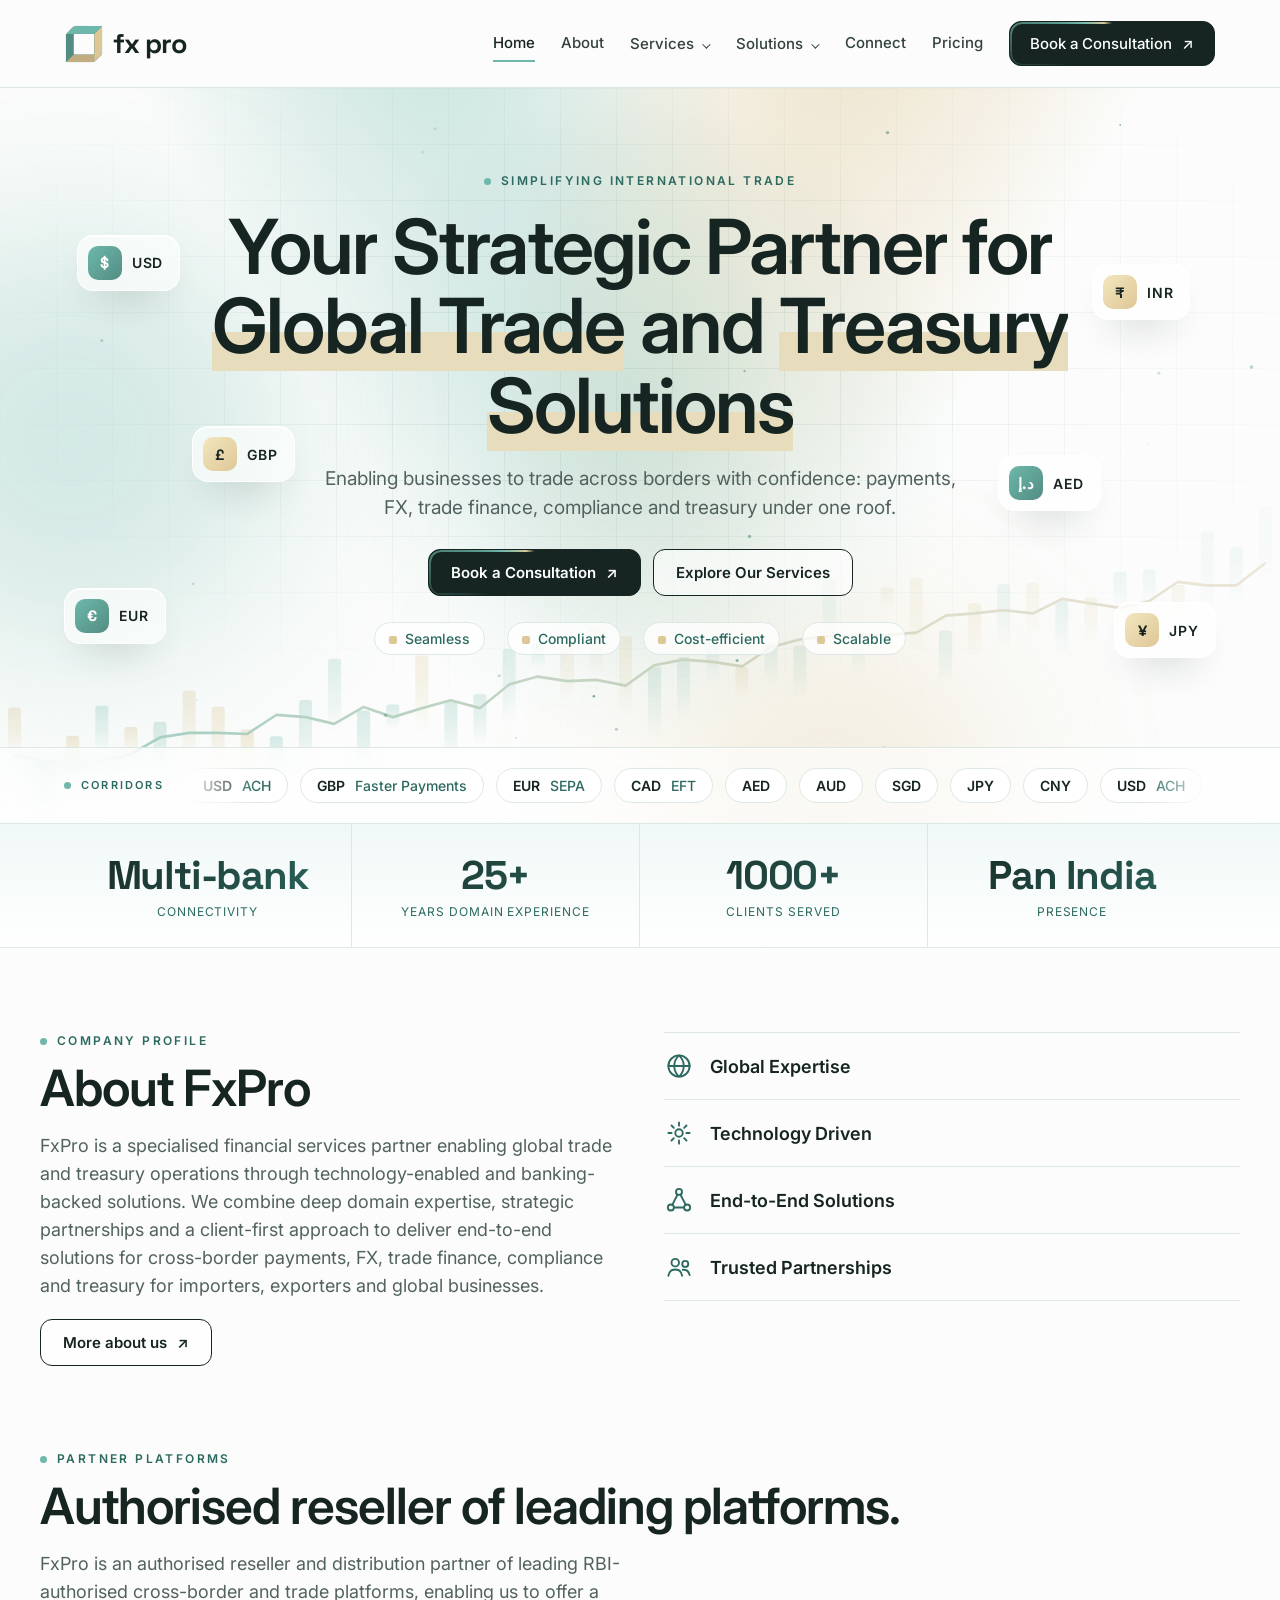
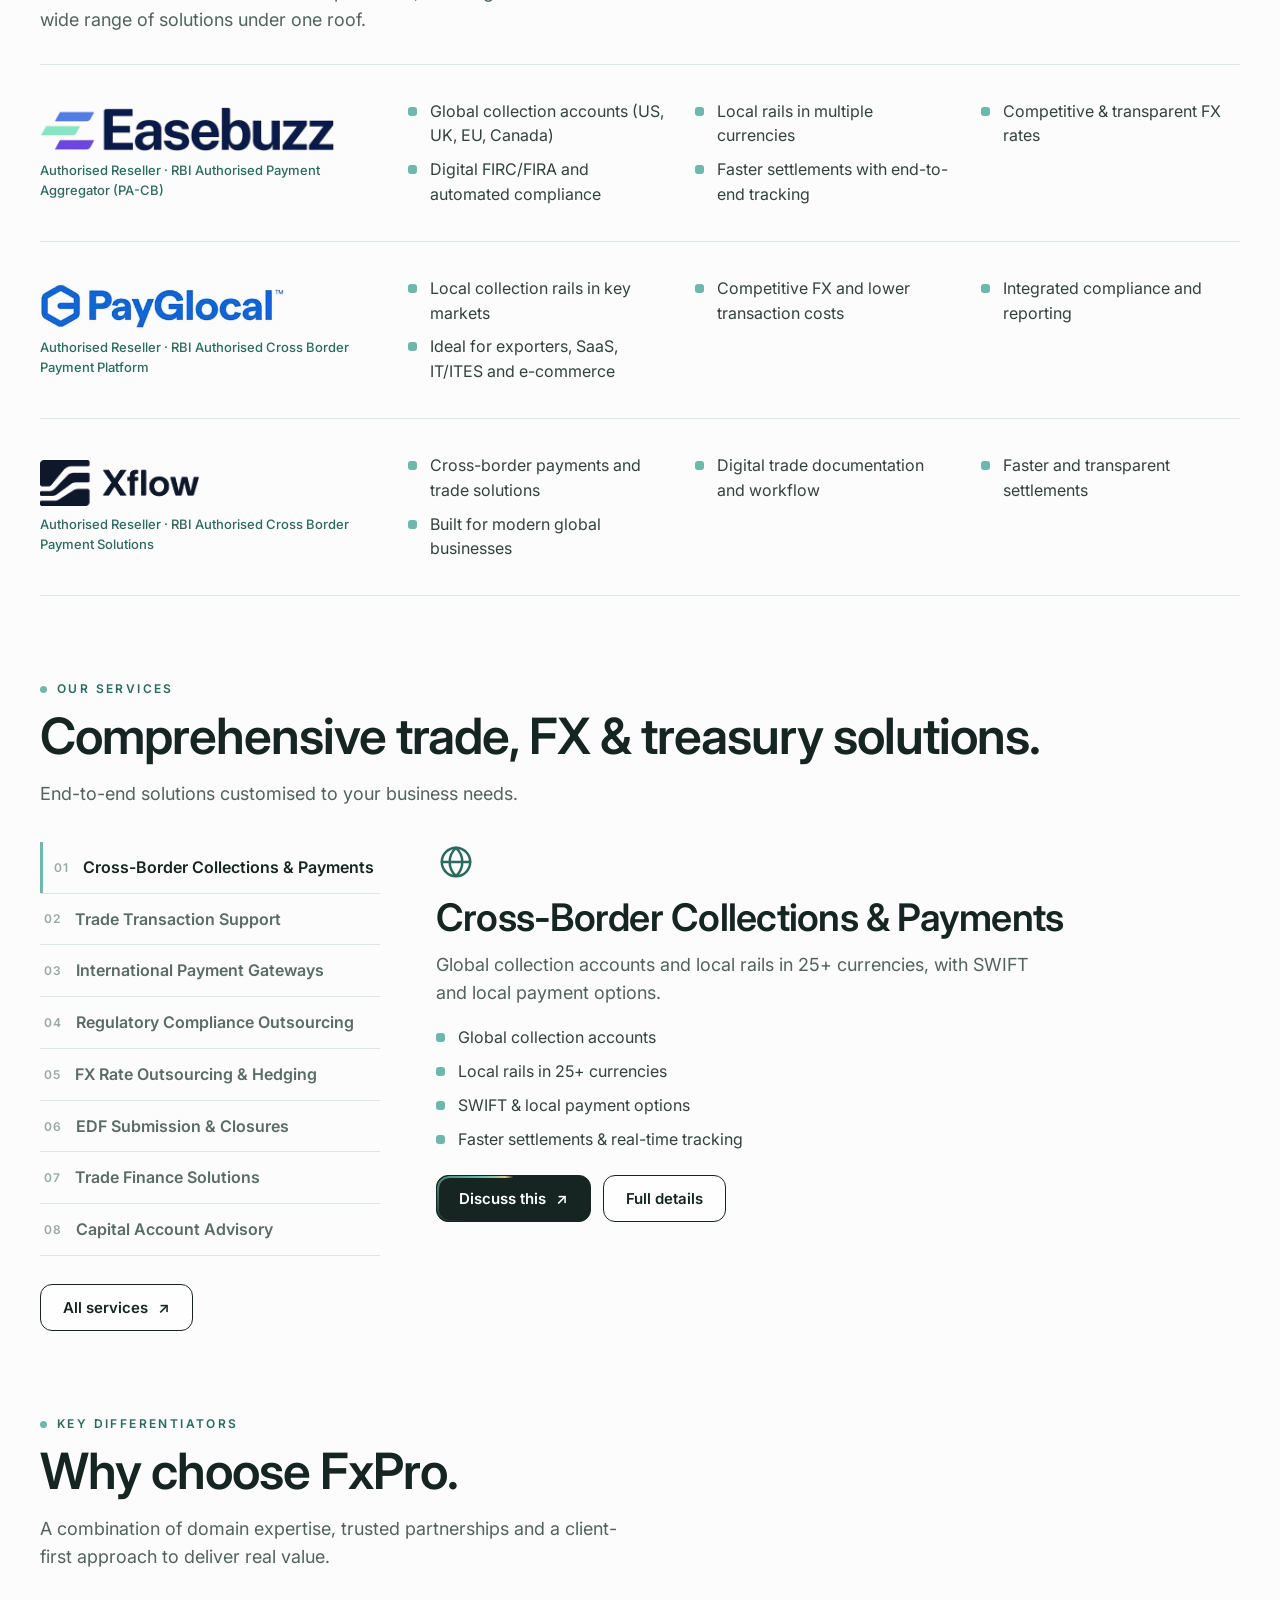
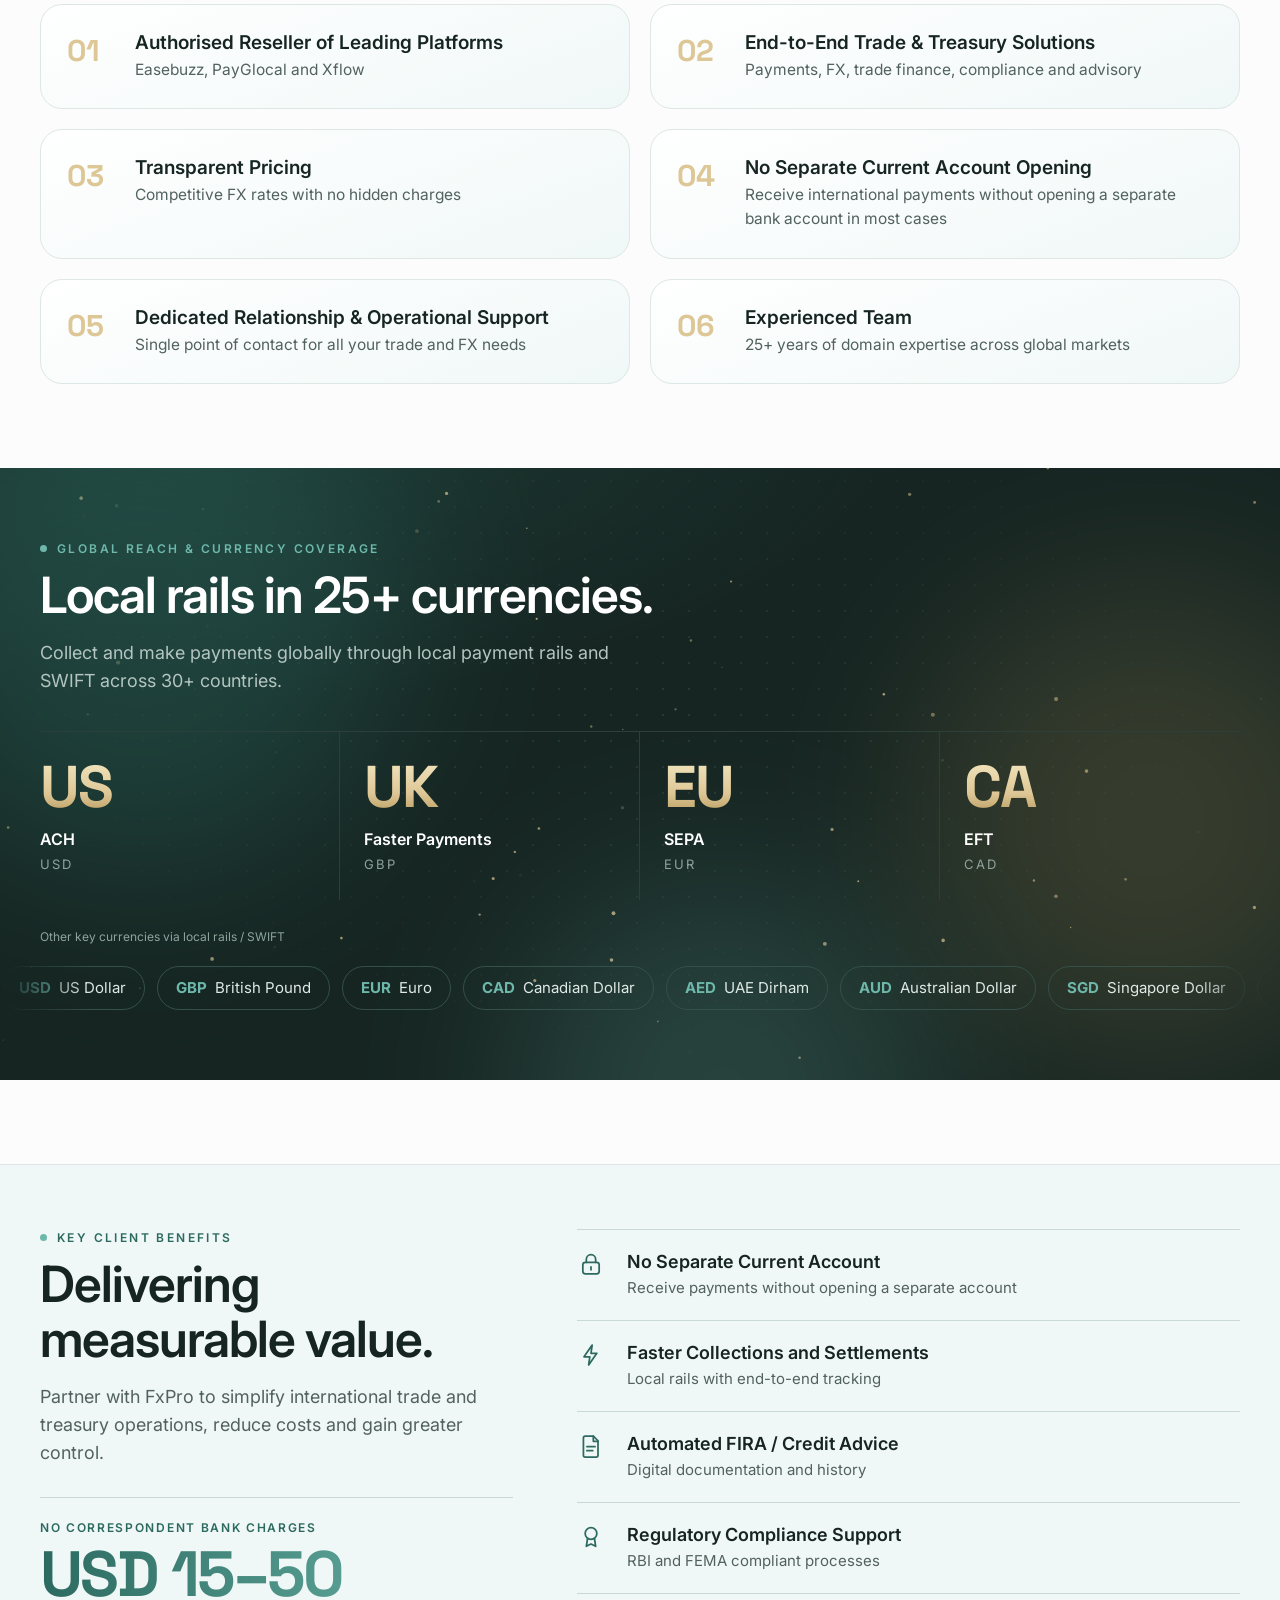
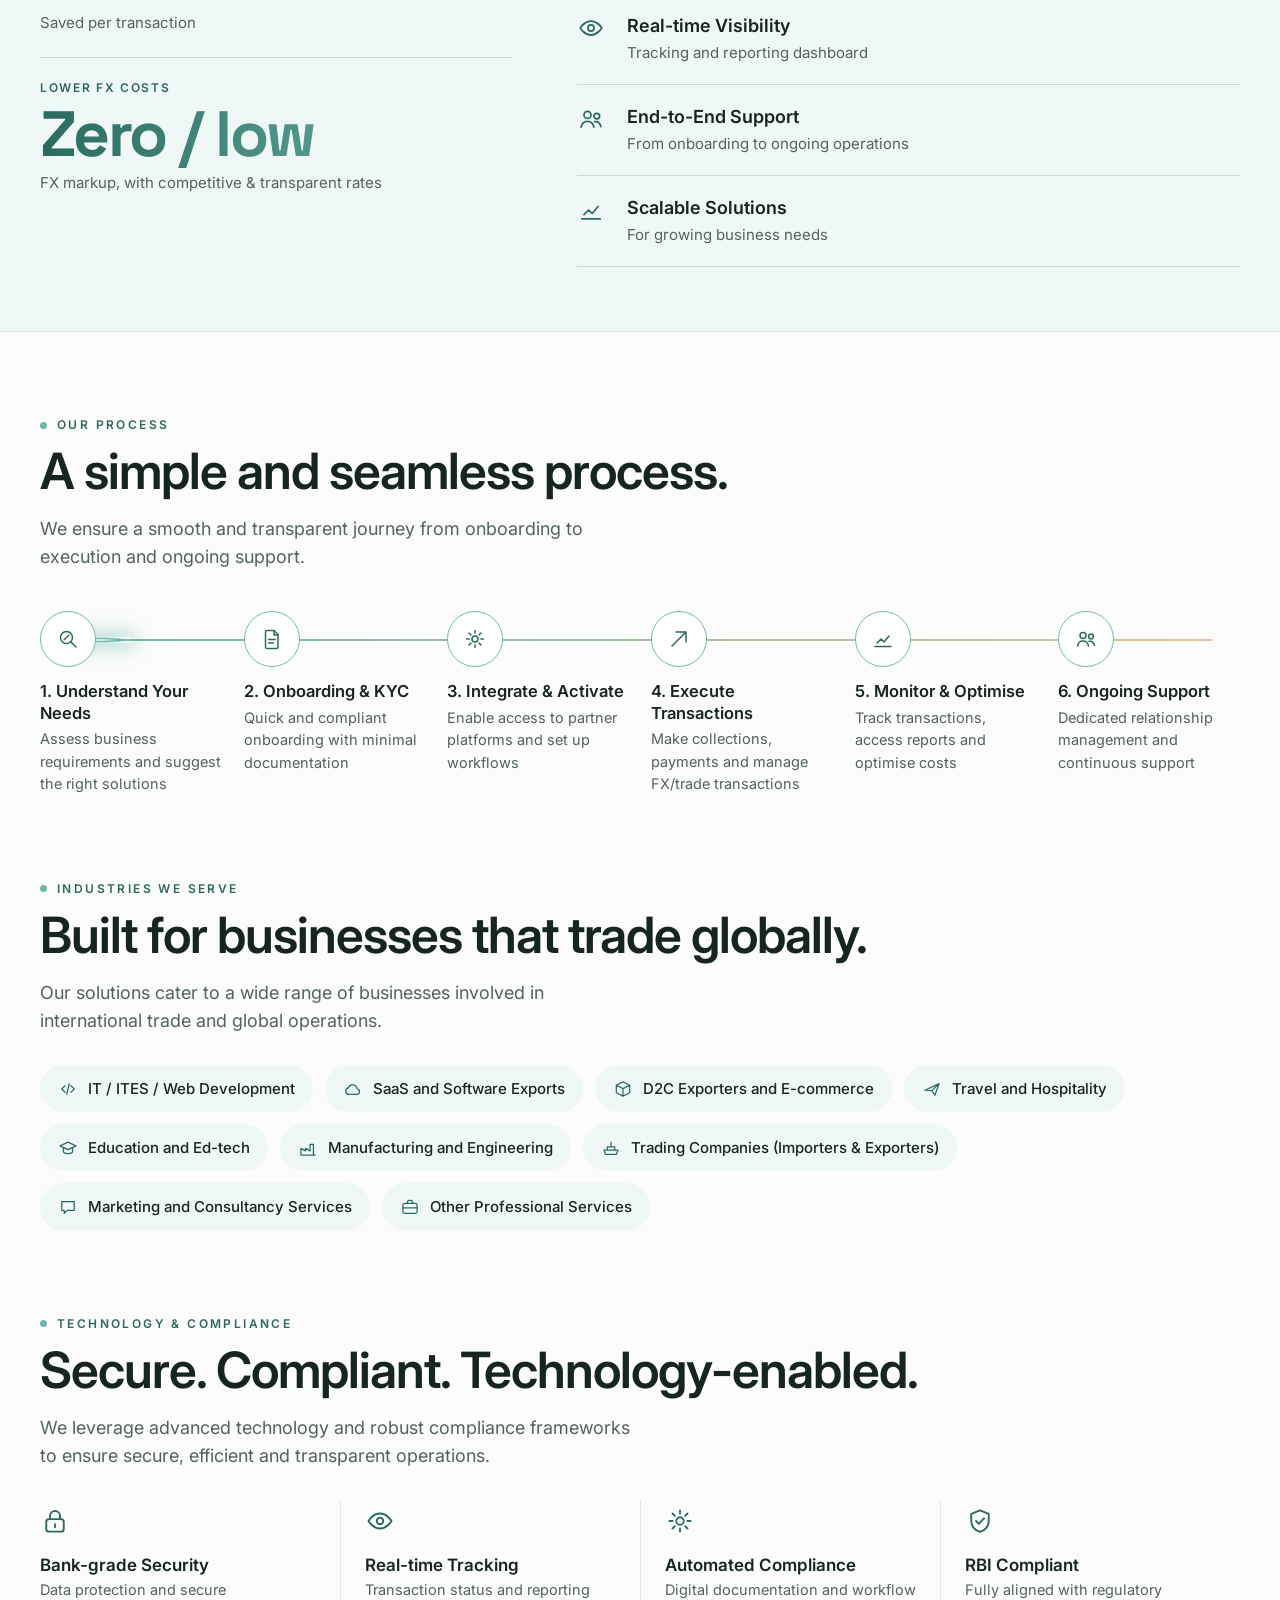
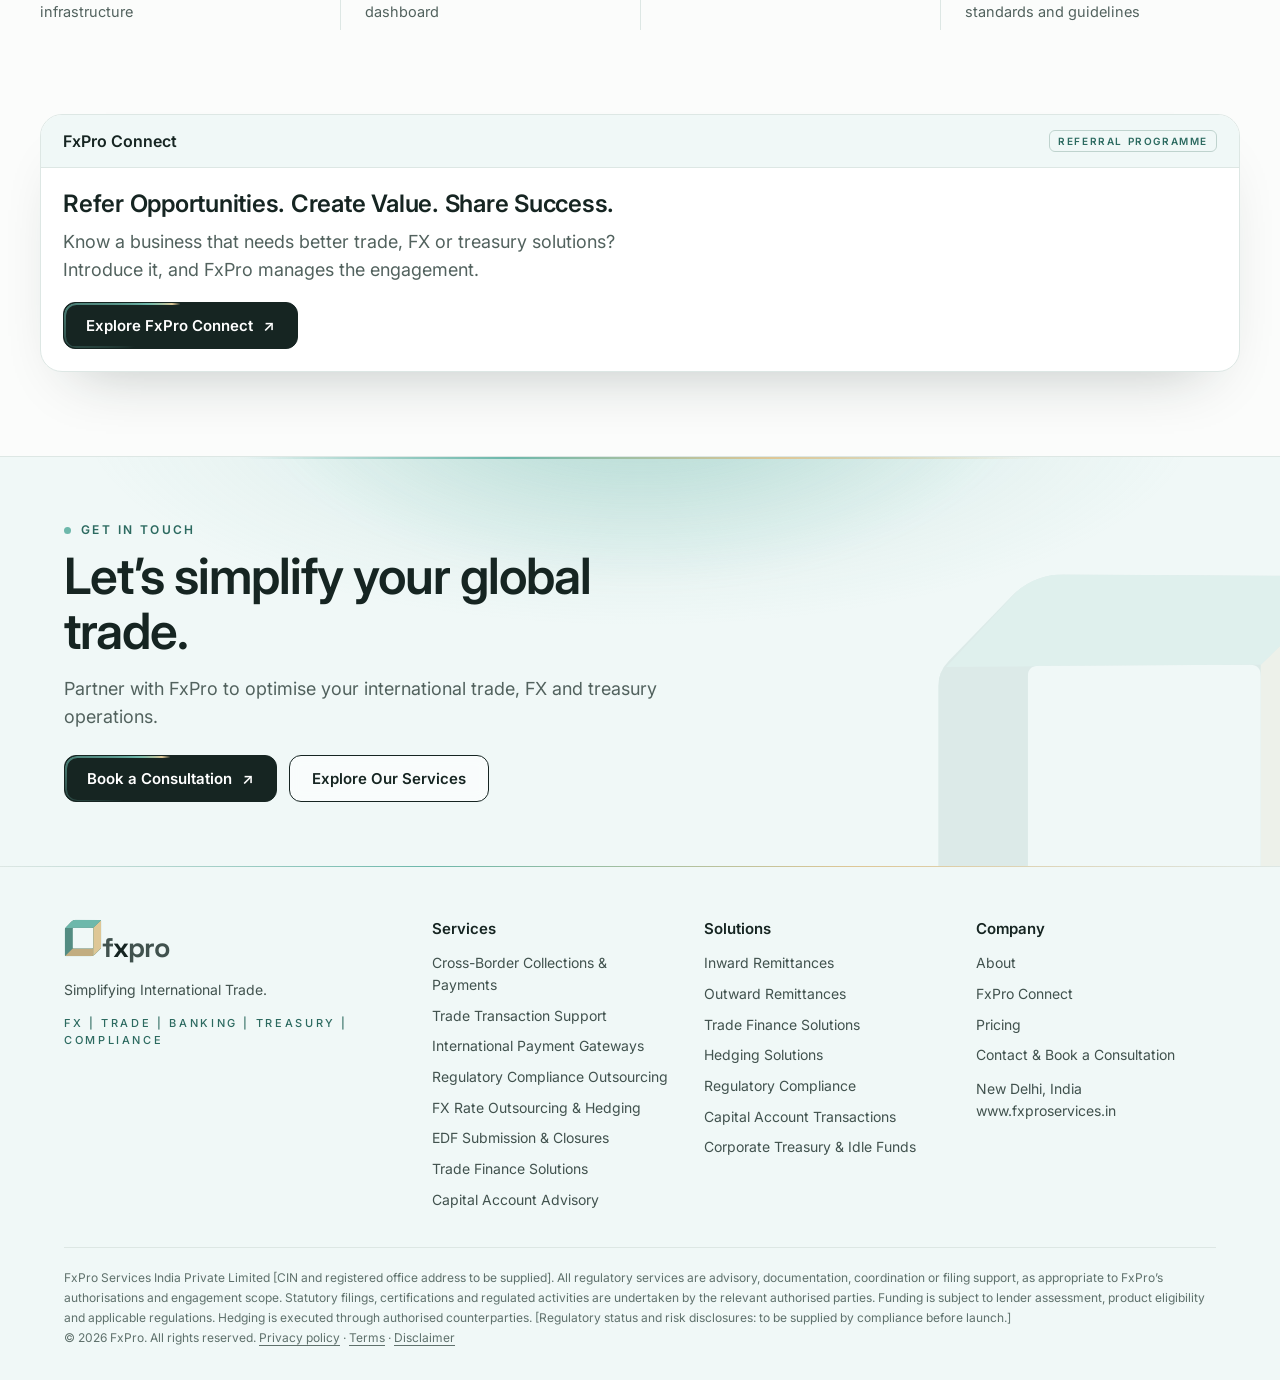
<file: Untitled-2.html>
<!doctype html>
<html lang="en">
    <head>
        <meta charset="utf-8">
        <meta name="viewport" content="width=device-width, initial-scale=1, viewport-fit=cover">
        <meta name="color-scheme" content="light">
        <meta name="description" content="FxPro: cross-border payments, FX, trade finance, compliance and treasury solutions for importers, exporters and global businesses.">
        <title>FxPro | Your Strategic Partner for Global Trade and Treasury Solutions</title>
        <meta name="theme-color" content="#FBFCFB">
        <meta property="og:type" content="website">
        <meta property="og:title" content="FxPro | Your Strategic Partner for Global Trade and Treasury Solutions">
        <meta property="og:description" content="FxPro: cross-border payments, FX, trade finance, compliance and treasury solutions for importers, exporters and global businesses.">
        <meta name="twitter:card" content="summary">
        <link rel="icon" type="image/svg+xml" href="data:image/svg+xml,%3Csvg%20xmlns=%22http://www.w3.org/2000/svg%22%20viewBox=%22-2%20-2%20104%20104%22%20fill=%22none%22%20aria-hidden=%22true%22%3E%3Cdefs%3E%3CclipPath%20id=%22rcfav%22%3E%3Cpath%20d=%22M17.67%205.38%20Q22.90%200.00%2030.40%200.05%20L96.60%200.47%20Q100.00%200.49%20100.00%203.89%20L100.00%2074.04%20Q100.00%2077.64%2097.47%2080.21%20L82.53%2095.37%20Q77.97%20100.00%2071.47%20100.00%20L3.20%20100.00%20Q0.00%20100.00%200.00%2096.80%20L0.00%2027.19%20Q0.00%2023.59%202.51%2021.00%20Z%20M21.66%2076.27%20Q21.66%2078.87%2024.26%2078.85%20L75.37%2078.40%20Q77.97%2078.38%2077.97%2075.78%20L77.97%2024.47%20Q77.97%2021.87%2075.37%2021.88%20L24.26%2022.10%20Q21.66%2022.11%2021.66%2024.71%20Z%20%22/%3E%3C/clipPath%3E%3C/defs%3E%3Cg%20clip-path=%22url(%23rcfav)%22%3E%3Crect%20x=%22-2%22%20y=%22-2%22%20width=%22104%22%20height=%22104%22%20fill=%22%23538c82%22/%3E%3Cpolygon%20points=%220.0,23.6%2021.7,22.1%2021.7,78.9%200.0,100.0%22%20fill=%22%23538c82%22/%3E%3Cpolygon%20points=%2221.7,78.9%2078.0,78.4%2078.0,100.0%200.6,100.0%22%20fill=%22%23c2ad80%22/%3E%3Cpolygon%20points=%22100.0,0.5%20100.0,77.6%2078.0,100.0%2078.0,21.9%22%20fill=%22%23dec796%22/%3E%3Cpolygon%20points=%2222.9,0.0%20100.0,0.5%2078.0,21.9%201.9,22.4%22%20fill=%22%236DB8AB%22/%3E%3C/g%3E%3C/svg%3E">
        <link href="https://fonts.googleapis.com/css2?family=Inter:wght@400;500;600;700&family=Space+Grotesk:wght@700&display=swap" rel="stylesheet">
        <style>
            :root {
                --ink: #162522;
                --teal: #6DB8AB;
                --tealD: #538C82;
                --tx: #2C6A60;
                --gold: #DEC796;
                --goldD: #B5985A;
                --tint: #F0F8F7;
                --bg: #FBFCFB;
                --line: #DDE7E4;
                --mut: #52625E;
                --x: var(--ink);
                --serif: 'Inter',system-ui,sans-serif;
                color-scheme: light;
                box-sizing: border-box;
                padding-top: env(safe-area-inset-top,0px);
                padding-bottom: env(safe-area-inset-bottom,0px)
            }

            html {
                scroll-padding-top: calc(88px + env(safe-area-inset-top,0px));
                scroll-behavior: smooth
            }

            *,*:before,*:after {
                box-sizing: inherit
            }

            body {
                margin: 0;
                background: var(--bg);
                color: var(--ink);
                font-family: 'Inter',system-ui,sans-serif;
                line-height: 1.55;
                -webkit-font-smoothing: antialiased
            }

            h1,h2,h3,h4,.sf {
                font-family: var(--serif)
            }

            .sg {
                font-family: 'Inter',system-ui,sans-serif
            }

            a {
                color: inherit
            }

            .w {
                max-width: 1200px;
                margin: 0 auto;
                padding: 0 24px
            }

            .hd {
                position: sticky;
                top: env(safe-area-inset-top,0px);
                z-index: 30;
                background: rgba(251,252,251,.94);
                backdrop-filter: blur(10px);
                border-bottom: 1px solid var(--line)
            }

            .nav {
                display: flex;
                align-items: center;
                justify-content: space-between;
                gap: 16px;
                padding: 12px 24px;
                max-width: 1200px;
                margin: 0 auto
            }

            .brand {
                display: flex;
                align-items: center;
                gap: 10px;
                text-decoration: none
            }

            .brand svg {
                width: 38px;
                height: 38px
            }

            .lg {
                font: 700 27px 'Space Grotesk',sans-serif;
                letter-spacing: -.04em
            }

            .lg i {
                font-style: normal;
                color: var(--x)
            }

            .links {
                display: flex;
                align-items: center;
                gap: 26px
            }

            .links a {
                text-decoration: none;
                font-size: 15px;
                font-weight: 500;
                color: #33423E;
                padding: 6px 0;
                border-bottom: 2px solid transparent
            }

            .links a:hover {
                color: var(--tx)
            }

            .links a.on {
                color: var(--ink);
                border-color: var(--teal)
            }

            .links a.btn {
                color: #fff;
                padding: 12px 20px;
                border: 1.5px solid var(--ink)
            }

            .links a.btn:hover {
                color: #fff
            }

            .burger {
                display: none;
                background: none;
                border: 1.5px solid var(--ink);
                border-radius: 10px;
                padding: 9px 11px;
                cursor: pointer
            }

            .burger span {
                display: block;
                width: 18px;
                height: 2px;
                background: var(--ink);
                margin: 4px 0
            }

            .btn {
                display: inline-flex;
                align-items: center;
                justify-content: center;
                gap: 10px;
                padding: 13px 22px;
                border-radius: 12px;
                font: 600 15px 'Inter',sans-serif;
                text-decoration: none;
                border: 1.5px solid var(--ink);
                cursor: pointer;
                background: none;
                color: var(--ink);
                transition: background .15s,color .15s,border-color .15s
            }

            .b1 {
                background: var(--ink);
                color: #fff
            }

            .b3 {
                background: var(--teal);
                border-color: var(--teal)
            }

            .b1:hover {
                border-color: var(--tx)
            }

            .b3:hover {
                border-color: var(--teal)
            }

            :focus-visible {
                outline: 3px solid var(--tx);
                outline-offset: 2px
            }

            .eb {
                font-size: 12px;
                font-weight: 600;
                letter-spacing: .2em;
                color: var(--tx);
                text-transform: uppercase
            }

            .h1 {
                font-size: clamp(36px,4.8vw,62px);
                line-height: 1.05;
                letter-spacing: -.025em;
                font-weight: 600;
                margin: 16px 0 18px
            }

            .h2 {
                font-size: clamp(30px,4vw,50px);
                line-height: 1.1;
                letter-spacing: -.02em;
                font-weight: 600;
                margin: 10px 0 0
            }

            .h3 {
                font-size: 24px;
                letter-spacing: -.01em;
                line-height: 1.18;
                font-weight: 600;
                margin: 0
            }

            .em {
                background: linear-gradient(transparent 58%,#E7DCBB 58%)
            }

            .lead {
                font-size: 18px;
                color: var(--mut);
                max-width: 600px;
                margin: 0 0 24px
            }

            .row {
                display: flex;
                flex-wrap: wrap;
                gap: 12px
            }

            .sec {
                padding: 84px 0 0
            }

            .hero {
                display: grid;
                grid-template-columns: repeat(auto-fit,minmax(min(100%,360px),1fr));
                gap: 48px;
                align-items: start;
                padding: 44px 0 56px
            }

            .pills {
                display: flex;
                flex-wrap: wrap;
                gap: 8px 22px;
                margin-top: 26px;
                font: 500 14px 'Inter',sans-serif;
                color: var(--tx)
            }

            .pills span:before {
                content: '';
                display: inline-block;
                width: 8px;
                height: 8px;
                border-radius: 2px;
                background: var(--gold);
                margin-right: 8px
            }

            .card {
                background: #fff;
                border: 1px solid var(--line);
                border-radius: 22px;
                box-shadow: 0 30px 60px -36px rgba(22,37,34,.3);
                overflow: hidden
            }

            .ch {
                display: flex;
                justify-content: space-between;
                align-items: center;
                padding: 15px 22px;
                background: var(--tint);
                border-bottom: 1px solid var(--line);
                font: 600 16px 'Inter',sans-serif
            }

            .tag {
                font-size: 10px;
                letter-spacing: .16em;
                border: 1px solid #BFD3CE;
                border-radius: 6px;
                padding: 4px 8px;
                color: var(--tx)
            }

            .cb {
                padding: 22px
            }

            .fld {
                display: grid;
                gap: 6px;
                font-size: 13px;
                font-weight: 600;
                color: #33423E
            }

            .in {
                width: 100%;
                border: 1.5px solid #C9D8D3;
                border-radius: 12px;
                padding: 12px 14px;
                background: #fff;
                font: 400 15px 'Inter',sans-serif;
                color: var(--ink)
            }

            .in.bad {
                border-color: #B03A2E
            }

            .err {
                color: #B03A2E;
                font-size: 12px;
                font-weight: 500
            }

            .g2 {
                display: grid;
                grid-template-columns: repeat(auto-fit,minmax(130px,1fr));
                gap: 12px
            }

            .opt {
                border: 1px solid var(--line);
                border-radius: 14px;
                padding: 12px;
                display: grid;
                gap: 8px;
                background: #FBFDFC
            }

            .opt b {
                font: 600 14px 'Inter',sans-serif
            }

            .res {
                margin-top: 14px;
                display: grid;
                gap: 11px
            }

            .rr {
                display: grid;
                gap: 6px;
                font-size: 14px
            }

            .rr .t {
                display: flex;
                justify-content: space-between;
                gap: 8px;
                font-weight: 600
            }

            .bar {
                height: 8px;
                border-radius: 8px;
                background: #E4ECEA;
                overflow: hidden
            }

            .bar i {
                display: block;
                height: 100%;
                background: #BCCAC6;
                border-radius: 8px;
                transition: width .35s
            }

            .rr.best .bar i {
                background: var(--teal)
            }

            .rr.best .t span:first-child:after {
                content: 'LOWEST';
                font-size: 10px;
                letter-spacing: .14em;
                background: var(--gold);
                border-radius: 5px;
                padding: 2px 6px;
                margin-left: 8px
            }

            .note {
                font-size: 12px;
                color: #6D7F7A;
                margin-top: 10px
            }

            .strip {
                background: var(--tint);
                border-top: 1px solid var(--line);
                border-bottom: 1px solid var(--line)
            }

            .strip .w {
                display: grid;
                grid-template-columns: repeat(auto-fit,minmax(170px,1fr));
                gap: 0
            }

            .strip a {
                padding: 20px 18px;
                border-right: 1px solid var(--line);
                font: 600 14px/1.3 'Inter',sans-serif;
                text-decoration: none;
                display: flex;
                gap: 10px;
                align-items: flex-start
            }

            .strip a:last-child {
                border-right: 0
            }

            .strip a:hover {
                background: #fff
            }

            .strip small {
                display: block;
                font: 500 11px 'Inter',sans-serif;
                color: var(--tx);
                letter-spacing: .14em;
                margin-bottom: 4px
            }

            .head {
                display: flex;
                flex-wrap: wrap;
                align-items: end;
                justify-content: space-between;
                gap: 20px;
                margin-bottom: 34px
            }

            .grid {
                display: grid;
                grid-template-columns: repeat(auto-fit,minmax(min(100%,260px),1fr));
                gap: 20px
            }

            .pil {
                background: #fff;
                border: 1px solid var(--line);
                border-radius: 20px;
                padding: 26px;
                display: grid;
                gap: 10px;
                align-content: start
            }

            .pil p {
                margin: 0;
                color: var(--mut);
                font-size: 16px
            }

            .num {
                font: 600 13px 'Inter',sans-serif;
                color: #7C8E89;
                letter-spacing: .08em
            }

            .sv {
                background: #fff;
                border: 1px solid var(--line);
                border-radius: 20px;
                padding: 24px;
                display: flex;
                flex-direction: column;
                gap: 10px;
                min-height: 220px;
                text-decoration: none;
                transition: border-color .15s,box-shadow .15s,transform .15s
            }

            .sv:hover {
                border-color: var(--teal);
                box-shadow: 0 16px 40px -26px rgba(44,106,96,.55);
                transform: translateY(-2px)
            }

            .sv p {
                margin: 0;
                color: var(--mut);
                font-size: 16px;
                flex: 1
            }

            .go {
                font-weight: 600;
                font-size: 14px;
                color: var(--tx);
                display: flex;
                justify-content: space-between;
                border-top: 1px solid #E6EEEC;
                padding-top: 14px;
                margin-top: 6px
            }

            .sv.dk {
                background: var(--tint);
                border-color: #CFE3DF
            }

            .two {
                display: grid;
                grid-template-columns: repeat(auto-fit,minmax(min(100%,340px),1fr));
                gap: 48px;
                align-items: start
            }

            .step {
                display: grid;
                grid-template-columns: 54px 1fr;
                gap: 14px;
                padding: 20px 0;
                border-top: 1px solid var(--line)
            }

            .step b {
                font: 600 22px 'Inter',sans-serif;
                color: var(--tx);
                letter-spacing: -.03em
            }

            .step h3 {
                margin: 0 0 4px;
                font-size: 22px
            }

            .step p {
                margin: 0;
                color: var(--mut);
                font-size: 16px
            }

            .ind {
                display: flex;
                flex-wrap: wrap;
                gap: 12px;
                margin-top: 24px
            }

            .ind span {
                background: #fff;
                border: 1px solid var(--line);
                border-radius: 999px;
                padding: 10px 18px;
                font-weight: 500;
                font-size: 15px
            }

            .ul {
                margin: 0;
                padding: 0;
                list-style: none;
                display: grid;
                gap: 9px
            }

            .ul li {
                padding-left: 22px;
                position: relative;
                font-size: 16px;
                color: #33423E
            }

            .ul li:before {
                content: '';
                position: absolute;
                left: 0;
                top: 8px;
                width: 9px;
                height: 9px;
                border-radius: 3px;
                background: var(--teal)
            }

            .ul.c2 {
                grid-template-columns: repeat(auto-fit,minmax(min(100%,300px),1fr));
                column-gap: 28px
            }

            .cta {
                margin-top: 84px;
                background: var(--tint);
                border-top: 1px solid var(--line);
                padding: 64px 0
            }

            .cta .h2 {
                max-width: 660px
            }

            .crumb {
                font-size: 13px;
                color: #7C8E89;
                margin-bottom: 12px
            }

            .crumb a {
                text-decoration: none
            }

            .crumb a:hover {
                color: var(--tx)
            }

            .ph {
                padding: 44px 0 0
            }

            .chips {
                display: flex;
                flex-wrap: wrap;
                gap: 10px;
                margin: 0 0 28px
            }

            .chip {
                border: 1.5px solid var(--line);
                background: #fff;
                border-radius: 999px;
                padding: 9px 16px;
                font: 500 14px 'Inter',sans-serif;
                cursor: pointer;
                text-decoration: none;
                color: var(--ink)
            }

            .chip:hover,.chip.on {
                background: var(--ink);
                color: #fff;
                border-color: var(--ink)
            }

            .svb {
                display: grid;
                grid-template-columns: repeat(auto-fit,minmax(min(100%,340px),1fr));
                gap: 36px;
                padding: 44px 0;
                border-top: 1px solid var(--line)
            }

            .fn {
                font-size: 13px;
                color: #6D7F7A;
                border-left: 3px solid var(--gold);
                padding-left: 14px;
                margin-top: 16px
            }

            .tbl {
                width: 100%;
                border-collapse: collapse;
                background: #fff;
                font-size: 15px;
                min-width: 520px
            }

            .tw {
                overflow-x: auto;
                border: 1px solid var(--line);
                border-radius: 16px
            }

            .tbl th {
                background: var(--tint);
                text-align: left;
                padding: 14px 18px;
                font: 600 15px 'Inter',sans-serif
            }

            .tbl td {
                padding: 14px 18px;
                border-top: 1px solid #E6EEEC;
                vertical-align: top
            }

            .tbl td:first-child {
                font-weight: 600
            }

            .edge {
                display: grid;
                grid-template-columns: repeat(auto-fit,minmax(190px,1fr));
                border: 1px solid var(--line);
                border-radius: 20px;
                overflow: hidden;
                background: #fff
            }

            .edge div {
                padding: 24px;
                border-right: 1px solid #E6EEEC
            }

            .edge div:last-child {
                border-right: 0
            }

            .edge b {
                font: 700 13px 'Inter',sans-serif;
                letter-spacing: .18em;
                color: var(--tx)
            }

            .edge p {
                margin: 8px 0 0;
                font-size: 16px;
                color: var(--mut)
            }

            .form {
                display: grid;
                gap: 16px
            }

            .f2 {
                display: grid;
                grid-template-columns: repeat(auto-fit,minmax(200px,1fr));
                gap: 16px
            }

            .ok {
                background: var(--tint);
                border: 1px solid #CFE3DF;
                border-radius: 16px;
                padding: 22px
            }

            .pre {
                white-space: pre-wrap;
                background: #fff;
                border: 1px solid var(--line);
                border-radius: 12px;
                padding: 14px;
                font-size: 14px;
                margin: 14px 0
            }

            .ft {
                background: var(--tint);
                border-top: 1px solid var(--line);
                color: #41524E;
                font-size: 14px;
                margin-top: 0
            }

            .fc {
                display: grid;
                grid-template-columns: 1.4fr repeat(3,1fr);
                gap: 32px;
                padding: 52px 0 28px
            }

            @media(max-width: 860px) {
                .fc {
                    grid-template-columns:1fr 1fr
                }
            }

            .fc h4 {
                margin: 0 0 14px;
                font: 600 15px 'Inter',sans-serif;
                color: var(--ink)
            }

            .fc a {
                display: block;
                color: #41524E;
                text-decoration: none;
                margin: 0 0 9px
            }

            .fc a:hover {
                color: var(--tx)
            }

            .lgl {
                border-top: 1px solid var(--line);
                padding: 20px 0 calc(32px + env(safe-area-inset-bottom,0px));
                font-size: 12px;
                line-height: 1.65;
                color: #5F716C
            }

            @media(max-width: 860px) {
                .burger {
                    display:block
                }

                .links {
                    display: none;
                    position: absolute;
                    left: 0;
                    right: 0;
                    top: 100%;
                    flex-direction: column;
                    align-items: stretch;
                    gap: 0;
                    background: var(--bg);
                    border-bottom: 1px solid var(--line);
                    padding: 8px 24px 20px
                }

                .links.open {
                    display: flex
                }

                .links a {
                    padding: 14px 0;
                    border-bottom: 1px solid var(--line)
                }

                .links a.btn {
                    margin-top: 14px;
                    border: 1.5px solid var(--ink)
                }

                .sec {
                    padding-top: 60px
                }

                .strip a {
                    border-right: 0;
                    border-bottom: 1px solid var(--line)
                }
            }

            @media(prefers-reduced-motion:reduce) {
                * {
                    transition: none!important;
                    scroll-behavior: auto!important
                }
            }

            /* ---- motion and polish ---- */
            :root {
                --ease: cubic-bezier(.22,.61,.36,1);
                --spring: cubic-bezier(.34,1.56,.64,1)
            }

            .btn {
                position: relative;
                overflow: hidden;
                isolation: isolate;
                transition: border-color .3s,color .3s,transform .25s var(--ease),box-shadow .3s
            }

            .btn:before {
                content: '';
                position: absolute;
                inset: 0;
                transform: translateY(102%);
                transition: transform .45s var(--ease);
                z-index: -1
            }

            .b1:before {
                background: var(--tx)
            }

            .b2:before {
                background: var(--tint)
            }

            .b3:before {
                background: #fff
            }

            .btn:hover:before {
                transform: none
            }

            .btn:hover {
                box-shadow: 0 12px 24px -16px rgba(22,37,34,.55)
            }

            .btn:active {
                transform: scale(.97)
            }

            .btn span[aria-hidden] {
                display: inline-block;
                transition: transform .35s var(--ease)
            }

            .btn:hover span[aria-hidden] {
                transform: translate(3px,-3px)
            }

            .skip {
                position: fixed;
                left: 16px;
                top: -60px;
                z-index: 200;
                background: var(--ink);
                color: #fff;
                padding: 10px 16px;
                border-radius: 10px;
                text-decoration: none;
                transition: top .2s
            }

            .skip:focus {
                top: 12px
            }

            .prog {
                position: fixed;
                left: 0;
                top: 0;
                height: 3px;
                width: 100%;
                transform-origin: 0 50%;
                transform: scaleX(0);
                background: linear-gradient(90deg,var(--teal),var(--gold));
                z-index: 80;
                pointer-events: none
            }

            .hd {
                transition: box-shadow .3s var(--ease),background .3s
            }

            .hd.sc {
                box-shadow: 0 12px 30px -24px rgba(22,37,34,.5);
                background: rgba(251,252,251,.98)
            }

            .nav {
                transition: padding .3s var(--ease)
            }

            .hd.sc .nav {
                padding-top: 7px;
                padding-bottom: 7px
            }

            .brand svg {
                transition: transform .6s var(--spring)
            }

            .brand:hover svg {
                transform: rotate(-10deg) scale(1.1)
            }

            .links>a:not(.btn),.dd>a {
                position: relative
            }

            .links>a:not(.btn):after,.dd>a:before {
                content: '';
                position: absolute;
                left: 0;
                right: 0;
                bottom: -2px;
                height: 2px;
                background: var(--teal);
                transform: scaleX(0);
                transform-origin: 0 50%;
                transition: transform .35s var(--ease)
            }

            .links>a:not(.btn):hover:after,.dd:hover>a:before {
                transform: scaleX(1)
            }

            .links a.on {
                border-color: transparent
            }

            .links a.on:after {
                transform: scaleX(1)!important
            }

            .dd {
                position: relative
            }

            .dd>a {
                padding-right: 2px
            }

            .dd>a span.cv {
                display: inline-block;
                width: 6px;
                height: 6px;
                border-right: 1.6px solid currentColor;
                border-bottom: 1.6px solid currentColor;
                transform: rotate(45deg) translateY(-2px);
                margin-left: 8px;
                transition: transform .3s var(--ease)
            }

            .dd:hover .cv,.dd.open .cv {
                transform: rotate(-135deg) translateY(-1px)
            }

            .dm {
                position: absolute;
                top: 100%;
                left: -18px;
                min-width: 360px;
                padding: 10px;
                background: #fff;
                border: 1px solid var(--line);
                border-radius: 18px;
                box-shadow: 0 34px 60px -28px rgba(22,37,34,.45);
                opacity: 0;
                visibility: hidden;
                transform: translateY(12px);
                transition: opacity .25s var(--ease),transform .25s var(--ease),visibility .25s;
                z-index: 5
            }

            .dd:hover .dm,.dd:focus-within .dm,.dd.open .dm {
                opacity: 1;
                visibility: visible;
                transform: none
            }

            .links .dm a {
                display: block;
                padding: 10px 14px;
                border-radius: 10px;
                border: 0;
                font-size: 14.5px;
                color: var(--ink);
                position: relative;
                transition: background .2s,padding-left .25s var(--ease)
            }

            .links .dm a:after {
                display: none
            }

            .links .dm a:hover {
                background: var(--tint);
                padding-left: 20px;
                color: var(--ink)
            }

            .links .dm a small {
                display: block;
                font-size: 12px;
                color: var(--mut);
                font-weight: 400
            }

            #app {
                transition: opacity .25s var(--ease),transform .25s var(--ease);
                outline: 0
            }

            #app.out {
                opacity: 0;
                transform: translateY(12px)
            }

            .js .rv {
                opacity: 0;
                transform: translateY(28px);
                transition: opacity .9s var(--ease),transform .9s var(--ease);
                transition-delay: calc(var(--i,0)*80ms)
            }

            .js .rv.vis {
                opacity: 1;
                transform: none
            }

            .js .hero .a {
                opacity: 0;
                animation: up 1s var(--ease) forwards;
                animation-delay: calc(var(--d,0)*120ms + 220ms)
            }

            .intro-on .hero .a {
                animation-delay: calc(var(--d,0)*120ms + 1000ms)
            }

            @keyframes up {
                from {
                    opacity: 0;
                    transform: translateY(26px)
                }

                to {
                    opacity: 1;
                    transform: none
                }
            }

            .wd {
                display: inline-block;
                overflow: hidden;
                vertical-align: top;
                padding-bottom: .16em;
                margin-bottom: -.16em
            }

            .wd>span {
                display: inline-block;
                transform: translateY(118%);
                animation: wup 1.05s var(--ease) forwards;
                animation-delay: calc(var(--w)*85ms + 260ms)
            }

            .intro-on .wd>span {
                animation-delay: calc(var(--w)*85ms + 1050ms)
            }

            @keyframes wup {
                to {
                    transform: none
                }
            }

            .herow {
                position: relative;
                overflow: hidden
            }

            .herow .hero {
                position: relative;
                z-index: 1
            }

            .hbg {
                position: absolute;
                right: -90px;
                top: -60px;
                width: 560px;
                opacity: .14;
                pointer-events: none;
                transform: translate(calc(var(--px,0)*-18px),calc(var(--py,0)*-12px));
                transition: transform .6s var(--ease)
            }

            .hbg svg {
                width: 100%;
                height: auto;
                display: block;
                animation: fl 12s ease-in-out infinite
            }

            @keyframes fl {
                50% {
                    transform: translateY(-20px) rotate(2deg)
                }
            }

            .blob {
                position: absolute;
                border-radius: 50%;
                filter: blur(90px);
                opacity: .28;
                pointer-events: none;
                animation: dr2 15s ease-in-out infinite alternate
            }

            .b-a {
                width: 420px;
                height: 420px;
                background: var(--teal);
                left: -140px;
                top: 140px
            }

            .b-b {
                width: 340px;
                height: 340px;
                background: var(--gold);
                right: 22%;
                bottom: -140px;
                animation-delay: -7s
            }

            @keyframes dr2 {
                to {
                    transform: translate(50px,-36px)
                }
            }

            .cta {
                position: relative;
                overflow: hidden
            }

            .cta .w {
                position: relative;
                z-index: 1
            }

            .hbg.cb2 {
                right: -80px;
                top: auto;
                bottom: -130px;
                width: 430px;
                opacity: .12
            }

            .pil,.sv,.card.sp {
                position: relative
            }

            .sv:before,.pil:before {
                content: '';
                position: absolute;
                inset: 0;
                border-radius: inherit;
                background: radial-gradient(380px circle at var(--mx,50%) var(--my,0),rgba(109,184,171,.17),transparent 58%);
                opacity: 0;
                transition: opacity .35s;
                pointer-events: none
            }

            .sv:hover:before,.pil:hover:before {
                opacity: 1
            }

            .pil {
                transition: transform .4s var(--ease),border-color .3s,box-shadow .4s
            }

            .pil:hover {
                transform: translateY(-4px);
                border-color: #BFD9D3;
                box-shadow: 0 22px 44px -30px rgba(44,106,96,.5)
            }

            .sv {
                transition: transform .4s var(--ease),border-color .3s,box-shadow .4s
            }

            .sv:hover {
                transform: translateY(-5px)
            }

            .go span[aria-hidden] {
                display: inline-block;
                transition: transform .35s var(--ease)
            }

            .sv:hover .go span[aria-hidden] {
                transform: translate(4px,-4px)
            }

            .strip a {
                transition: background .3s,padding-left .35s var(--ease)
            }

            .strip a:hover {
                padding-left: 26px
            }

            .pill {
                display: inline-block;
                background: #fff;
                border: 1px solid var(--line);
                border-radius: 999px;
                padding: 11px 20px;
                font-weight: 500;
                font-size: 15px;
                text-decoration: none;
                white-space: nowrap;
                transition: background .25s,color .25s,border-color .25s,transform .3s var(--ease)
            }

            .pill:hover {
                background: var(--ink);
                color: #fff;
                border-color: var(--ink);
                transform: translateY(-2px)
            }

            .mq {
                overflow: hidden;
                -webkit-mask-image: linear-gradient(90deg,transparent,#000 7%,#000 93%,transparent);
                mask-image: linear-gradient(90deg,transparent,#000 7%,#000 93%,transparent)
            }

            .mq>div {
                display: flex;
                gap: 12px;
                width: max-content;
                animation: mq 46s linear infinite;
                padding: 6px 0
            }

            .mq:hover>div {
                animation-play-state: paused
            }

            @keyframes mq {
                to {
                    transform: translateX(-50%)
                }
            }

            .step {
                position: relative
            }

            .step:before {
                content: '';
                position: absolute;
                left: 0;
                top: -1px;
                height: 1px;
                width: 0;
                background: var(--teal);
                transition: width 1.1s var(--ease) .15s
            }

            .step.vis:before {
                width: 100%
            }

            .chips.stick {
                position: sticky;
                top: calc(64px + env(safe-area-inset-top,0px));
                z-index: 20;
                background: rgba(251,252,251,.94);
                backdrop-filter: blur(8px);
                padding: 10px 0;
                margin-top: 20px;
                margin-bottom: 0
            }

            .chip {
                transition: background .25s,color .25s,border-color .25s,transform .25s var(--ease)
            }

            .chip:hover {
                transform: translateY(-1px)
            }

            .in {
                transition: border-color .2s,box-shadow .25s
            }

            .in:focus {
                border-color: var(--tx);
                box-shadow: 0 0 0 4px rgba(109,184,171,.28);
                outline: 0
            }

            .chip.sm {
                padding: 7px 14px;
                font-size: 13px
            }

            .ld {
                pointer-events: none;
                opacity: .9
            }

            .spin {
                display: inline-block;
                width: 16px;
                height: 16px;
                border: 2px solid rgba(255,255,255,.45);
                border-top-color: #fff;
                border-radius: 50%;
                animation: sp .7s linear infinite
            }

            @keyframes sp {
                to {
                    transform: rotate(360deg)
                }
            }

            .ck {
                display: block;
                margin-bottom: 10px
            }

            .ck circle {
                stroke-dasharray: 126;
                stroke-dashoffset: 126;
                animation: dr .8s var(--ease) forwards
            }

            .ck path {
                stroke-dasharray: 32;
                stroke-dashoffset: 32;
                animation: dr .55s .5s var(--ease) forwards
            }

            @keyframes dr {
                to {
                    stroke-dashoffset: 0
                }
            }

            .toast {
                position: fixed;
                left: 50%;
                bottom: 30px;
                transform: translate(-50%,24px);
                background: var(--ink);
                color: #fff;
                padding: 12px 20px;
                border-radius: 12px;
                font-size: 14px;
                font-weight: 500;
                opacity: 0;
                pointer-events: none;
                transition: opacity .3s,transform .4s var(--spring);
                z-index: 120
            }

            .toast.on {
                opacity: 1;
                transform: translate(-50%,0)
            }

            .top {
                position: fixed;
                right: 22px;
                bottom: calc(22px + env(safe-area-inset-bottom,0px));
                width: 48px;
                height: 48px;
                border-radius: 50%;
                background: var(--ink);
                color: #fff;
                border: 0;
                cursor: pointer;
                opacity: 0;
                pointer-events: none;
                transform: translateY(14px);
                transition: opacity .3s,transform .4s var(--ease),background .25s;
                z-index: 70;
                display: flex;
                align-items: center;
                justify-content: center
            }

            .top.on {
                opacity: 1;
                pointer-events: auto;
                transform: none
            }

            .top:hover {
                background: var(--tx)
            }

            .intro {
                position: fixed;
                inset: 0;
                z-index: 150;
                background: #fff;
                display: flex;
                flex-direction: column;
                align-items: center;
                justify-content: center;
                gap: 14px;
                animation: cur 1.35s var(--ease) forwards
            }

            .intro svg {
                width: 88px;
                height: 88px;
                animation: pop .9s var(--spring) both
            }

            .intro b {
                font: 700 30px 'Space Grotesk',sans-serif;
                letter-spacing: -.04em;
                opacity: 0;
                animation: fi .6s .35s var(--ease) forwards
            }

            @keyframes cur {
                0%,70% {
                    transform: none
                }

                100% {
                    transform: translateY(-101%)
                }
            }

            @keyframes pop {
                from {
                    transform: scale(.4) rotate(-14deg);
                    opacity: 0
                }

                to {
                    transform: none;
                    opacity: 1
                }
            }

            @keyframes fi {
                to {
                    opacity: 1
                }
            }

            .lgl a {
                color: inherit;
                text-decoration: underline;
                text-underline-offset: 3px
            }

            .fc a {
                position: relative;
                transition: color .2s,padding-left .3s var(--ease)
            }

            .fc a:hover {
                padding-left: 6px
            }

            .pil.sel {
                display: flex;
                flex-direction: column;
                gap: 10px
            }

            .pil.sel .btn {
                align-self: flex-start;
                margin-top: auto
            }

            .lg-sec h2 {
                font: 600 24px 'Inter',system-ui,sans-serif;
                margin: 30px 0 8px
            }

            .lg-sec p {
                color: var(--mut);
                margin: 0 0 10px;
                max-width: 760px
            }

            @media(max-width: 860px) {
                .dm {
                    position:static;
                    opacity: 1;
                    visibility: visible;
                    transform: none;
                    box-shadow: none;
                    border: 0;
                    padding: 0 0 6px 12px;
                    min-width: 0;
                    display: none
                }

                .dd.open .dm {
                    display: block
                }

                .links .dm a {
                    padding: 11px 0;
                    border-bottom: 1px solid var(--line);
                    border-radius: 0
                }

                .links .dm a:hover {
                    padding-left: 6px
                }

                .hbg {
                    width: 380px;
                    right: -120px
                }

                .chips.stick {
                    top: calc(58px + env(safe-area-inset-top,0px))
                }
            }

            @media(prefers-reduced-motion:reduce) {
                .intro {
                    display: none
                }

                .mq>div,.blob,.hbg svg {
                    animation: none
                }

                .btn:before,.sv:before {
                    transition: none
                }
            }

            /* ---- services list (image left, text right) ---- */
            .sl {
                display: grid;
                grid-template-columns: repeat(auto-fit,minmax(min(100%,460px),1fr));
                column-gap: 48px
            }

            .sr {
                display: grid;
                grid-template-columns: 148px 1fr;
                gap: 22px;
                align-items: start;
                padding: 26px 0;
                border-top: 1px solid var(--line);
                text-decoration: none;
                color: inherit
            }

            .sthumb {
                width: 148px;
                aspect-ratio: 1/1.08;
                border-radius: 22px;
                overflow: hidden;
                background: linear-gradient(160deg,var(--tint),#fff);
                border: 1px solid var(--line);
                display: flex;
                align-items: center;
                justify-content: center;
                transition: transform .4s var(--ease),box-shadow .4s
            }

            .sthumb img {
                width: 100%;
                height: 100%;
                object-fit: cover;
                display: block
            }

            .sthumb {
                position: relative;
                color: var(--tx)
            }

            .sthumb svg {
                width: 56px;
                height: 56px
            }

            .sthumb em {
                position: absolute;
                left: 12px;
                top: 10px;
                font: 600 12px 'Inter',sans-serif;
                font-style: normal;
                color: #7C8E89;
                letter-spacing: .08em
            }

            .ic {
                width: 52px;
                height: 52px;
                border-radius: 14px;
                background: var(--tint);
                border: 1px solid #CFE3DF;
                color: var(--tx);
                display: flex;
                align-items: center;
                justify-content: center
            }

            .flow {
                margin-top: 22px
            }

            .fl {
                display: flex;
                align-items: center;
                gap: 14px;
                padding: 12px 16px;
                border: 1px solid var(--line);
                border-radius: 14px;
                background: var(--tint);
                font: 600 16px 'Inter',sans-serif;
                position: relative
            }

            .fl svg {
                color: var(--tx);
                flex: none
            }

            .fl+.fl {
                margin-top: 22px
            }

            .fl+.fl:before {
                content: '';
                position: absolute;
                left: 28px;
                top: -22px;
                height: 22px;
                width: 2px;
                background: var(--teal)
            }

            .jr {
                grid-template-columns: repeat(auto-fit,minmax(min(100%,190px),1fr))
            }

            .sbody h3 {
                font-size: 20px;
                margin: 0 0 8px;
                transition: color .25s
            }

            .sbody p {
                margin: 0;
                color: var(--mut);
                font-size: 16px
            }

            .sbody .sub {
                font-size: 14px;
                font-weight: 500;
                color: #6D7F7A;
                margin: 0 0 8px
            }

            .sr:hover .sbody h3 {
                color: var(--tx)
            }

            .sr:hover .sthumb {
                transform: translateY(-3px);
                box-shadow: 0 18px 36px -24px rgba(44,106,96,.55)
            }

            /* ---- mobile refinements ---- */
            @media(max-width: 860px) {
                .links.open {
                    max-height:calc(100vh - 70px);
                    max-height: calc(100dvh - 70px);
                    overflow-y: auto;
                    -webkit-overflow-scrolling: touch
                }

                .in {
                    font-size: 16px
                }

                .edge div {
                    border-right: 0;
                    border-bottom: 1px solid #E6EEEC
                }

                .edge div:last-child {
                    border-bottom: 0
                }

                .two {
                    gap: 30px
                }

                .head {
                    margin-bottom: 24px
                }

                .chips.stick {
                    flex-wrap: nowrap;
                    overflow-x: auto;
                    scrollbar-width: none;
                    -webkit-overflow-scrolling: touch;
                    margin-left: -24px;
                    margin-right: -24px;
                    padding-left: 24px;
                    padding-right: 24px
                }

                .chips.stick::-webkit-scrollbar {
                    display: none
                }

                .chips.stick .chip {
                    flex: none;
                    white-space: nowrap
                }

                .cta {
                    padding: 48px 0;
                    margin-top: 60px
                }

                .blob {
                    filter: blur(60px);
                    opacity: .2
                }

                .b-b {
                    display: none
                }

                .hd {
                    -webkit-backdrop-filter: none;
                    backdrop-filter: none;
                    background: rgba(251,252,251,.98)
                }
            }

            @media(max-width: 560px) {
                .w {
                    padding:0 18px
                }

                .nav {
                    padding: 10px 18px
                }

                .links {
                    padding-left: 18px;
                    padding-right: 18px
                }

                .hero {
                    padding: 28px 0 40px;
                    gap: 32px
                }

                .row .btn {
                    flex: 1 1 100%
                }

                .fc {
                    grid-template-columns: 1fr;
                    gap: 24px;
                    padding: 40px 0 20px
                }

                .cb {
                    padding: 18px
                }

                .card .ch {
                    padding: 14px 18px
                }

                .lead {
                    font-size: 16.5px
                }

                .h3 {
                    font-size: 21px
                }

                .step {
                    grid-template-columns: 40px 1fr;
                    gap: 10px
                }

                .pil {
                    padding: 22px
                }

                .sv {
                    min-height: 0
                }

                .chips.stick {
                    margin-left: -18px;
                    margin-right: -18px;
                    padding-left: 18px;
                    padding-right: 18px
                }

                .sr {
                    grid-template-columns: 104px 1fr;
                    gap: 16px;
                    padding: 20px 0
                }

                .sthumb {
                    width: 104px;
                    border-radius: 18px
                }

                .sthumb svg {
                    width: 44px;
                    height: 44px
                }

                .sthumb em {
                    left: 9px;
                    top: 8px;
                    font-size: 11px
                }

                .sbody h3 {
                    font-size: 17px;
                    margin-bottom: 6px
                }

                .sbody p {
                    font-size: 14.5px
                }

                .toast {
                    left: 16px;
                    right: 16px;
                    transform: translateY(24px);
                    text-align: center
                }

                .toast.on {
                    transform: none
                }

                .top {
                    right: 16px
                }
            }

            /* ---- v3 ---- */
            .hx {
                display: block;
                text-align: center;
                max-width: 880px;
                margin: 0 auto;
                padding: 84px 0 92px
            }

            .hx .h1 {
                font-size: clamp(38px,6.2vw,76px)
            }

            .hx .lead {
                max-width: 640px;
                margin: 0 auto 26px;
                font-size: 19px
            }

            .hx .row,.hx .pills {
                justify-content: center
            }

            .herow:after {
                content: '';
                position: absolute;
                inset: 0;
                background: radial-gradient(520px circle at calc(50% + var(--px,0)*90%) calc(45% + var(--py,0)*90%),rgba(109,184,171,.2),transparent 62%);
                pointer-events: none
            }

            .strip .w {
                grid-template-columns: repeat(4,1fr)
            }

            .sti {
                text-align: center;
                padding: 26px 10px;
                border-right: 1px solid var(--line)
            }

            .sti:last-child {
                border-right: 0
            }

            .sti b {
                display: block;
                font: 700 clamp(26px,3.4vw,40px) 'Space Grotesk',sans-serif;
                letter-spacing: -.03em
            }

            .sti b i {
                font-style: normal
            }

            .sti span {
                display: block;
                margin-top: 2px;
                font-size: 12px;
                letter-spacing: .08em;
                text-transform: uppercase;
                color: var(--tx)
            }

            .ib {
                display: inline-flex;
                color: var(--tx);
                flex: none
            }

            .pls {
                border-bottom: 1px solid var(--line)
            }

            .pl {
                display: flex;
                gap: 16px;
                align-items: center;
                padding: 18px 0;
                border-top: 1px solid var(--line);
                font: 600 18px 'Inter',sans-serif;
                transition: padding-left .3s var(--ease),color .3s
            }

            .pl:hover {
                padding-left: 10px;
                color: var(--tx)
            }

            .pr {
                display: grid;
                grid-template-columns: minmax(220px,320px) 1fr;
                gap: 20px 48px;
                align-items: center;
                padding: 34px 0;
                border-top: 1px solid var(--line);
                transition: background .4s
            }

            .pr:last-child {
                border-bottom: 1px solid var(--line)
            }

            .pr:hover {
                background: linear-gradient(90deg,var(--tint),transparent)
            }

            .lgo {
                display: flex;
                align-items: center;
                gap: 12px;
                font: 800 34px 'Inter',sans-serif;
                letter-spacing: -.04em;
                transition: transform .4s var(--ease);
                transform-origin: 0 50%
            }

            .pr:hover .lgo {
                transform: scale(1.05)
            }

            .lgo svg {
                width: 44px;
                height: 44px;
                flex: none
            }

            .pr .sub {
                margin: 8px 0 0;
                font-size: 13px;
                font-weight: 500;
                color: var(--tx)
            }

            .pr .ul {
                grid-template-columns: repeat(auto-fit,minmax(250px,1fr));
                column-gap: 28px
            }

            .mb {
                display: none
            }

            .stab {
                display: grid;
                grid-template-columns: 340px 1fr;
                gap: 56px;
                margin-top: 34px
            }

            .stl {
                display: grid;
                align-content: start
            }

            .stb {
                cursor: pointer;
                display: flex;
                gap: 14px;
                align-items: center;
                width: 100%;
                text-align: left;
                background: none;
                border: 0;
                border-bottom: 1px solid var(--line);
                padding: 15px 4px;
                font: 600 16px/1.3 'Inter',sans-serif;
                color: #5b6b67;
                transition: color .25s,padding-left .3s var(--ease),box-shadow .3s
            }

            .stb em {
                font: 600 12px 'Inter';
                font-style: normal;
                color: #9aa9a5;
                letter-spacing: .08em
            }

            .stb:hover {
                color: var(--ink);
                padding-left: 8px
            }

            .stb.on {
                color: var(--ink);
                padding-left: 14px;
                box-shadow: inset 3px 0 var(--teal)
            }

            .spn {
                display: none
            }

            .spn.on {
                display: block;
                animation: fi2 .55s var(--ease)
            }

            @keyframes fi2 {
                from {
                    opacity: 0;
                    transform: translateY(14px)
                }
            }

            .spn .ib {
                margin-bottom: 14px
            }

            .spn h3 {
                font: 600 clamp(26px,3vw,38px)/1.15 'Inter',sans-serif;
                letter-spacing: -.02em;
                margin: 0 0 12px
            }

            .spn .lead {
                margin-bottom: 18px
            }

            .acc {
                border-bottom: 1px solid var(--line)
            }

            .ar {
                border-top: 1px solid var(--line)
            }

            .ah {
                width: 100%;
                display: grid;
                grid-template-columns: 64px 1fr 36px;
                gap: 16px;
                align-items: center;
                text-align: left;
                background: none;
                border: 0;
                padding: 26px 0;
                cursor: pointer;
                font-family: inherit;
                color: var(--ink)
            }

            .an {
                font: 700 15px 'Space Grotesk',sans-serif;
                color: #9aa9a5;
                letter-spacing: .06em;
                transition: color .3s
            }

            .ar.open .an,.ah:hover .an {
                color: var(--tx)
            }

            .at {
                display: block;
                font: 600 clamp(20px,2.6vw,30px)/1.2 'Inter',sans-serif;
                letter-spacing: -.02em;
                transition: transform .35s var(--ease)
            }

            .ah:hover .at {
                transform: translateX(6px)
            }

            .at small {
                display: block;
                margin-top: 6px;
                font: 400 15.5px/1.5 'Inter',sans-serif;
                color: var(--mut);
                letter-spacing: 0
            }

            .ap {
                width: 36px;
                height: 36px;
                border-radius: 50%;
                border: 1.5px solid var(--line);
                position: relative;
                transition: background .3s,border-color .3s,color .3s
            }

            .ap:before,.ap:after {
                content: '';
                position: absolute;
                left: 50%;
                top: 50%;
                width: 12px;
                height: 1.8px;
                background: currentColor;
                margin: -.9px 0 0 -6px;
                transition: transform .4s var(--ease)
            }

            .ap:after {
                transform: rotate(90deg)
            }

            .ar.open .ap {
                background: var(--ink);
                color: #fff;
                border-color: var(--ink)
            }

            .ar.open .ap:after {
                transform: rotate(0)
            }

            .ab {
                display: grid;
                grid-template-rows: 0fr;
                transition: grid-template-rows .5s var(--ease)
            }

            .ar.open .ab {
                grid-template-rows: 1fr
            }

            .ab>div {
                overflow: hidden;
                min-height: 0
            }

            .abi {
                display: grid;
                grid-template-columns: 1fr 1fr;
                gap: 20px 48px;
                padding: 0 0 34px 80px
            }

            .mdp {
                display: none
            }

            .nl {
                display: grid;
                grid-template-columns: 1fr 1fr;
                column-gap: 64px;
                margin-top: 30px
            }

            .ni {
                display: grid;
                grid-template-columns: 60px 1fr;
                gap: 12px;
                padding: 24px 0;
                border-top: 1px solid var(--line)
            }

            .nn {
                font: 700 30px 'Space Grotesk',sans-serif;
                color: var(--gold);
                transition: color .3s
            }

            .ni:hover .nn {
                color: var(--tx)
            }

            .ni b {
                font: 600 19px 'Inter',sans-serif;
                display: block;
                margin-bottom: 4px
            }

            .ni p {
                margin: 0;
                color: var(--mut);
                font-size: 15.5px
            }

            .dk2 {
                background: var(--ink);
                color: #fff;
                margin-top: 84px;
                padding-bottom: 64px;
                overflow: hidden
            }

            .dk2 .eb {
                color: var(--teal)
            }

            .dk2 .lead {
                color: #B4C5C0
            }

            .dk2 .sec {
                padding-top: 72px
            }

            .rl {
                display: grid;
                grid-template-columns: repeat(4,1fr);
                margin-top: 36px;
                border-top: 1px solid #2c3f3a
            }

            .rl>div {
                padding: 26px 20px 26px 0;
                border-right: 1px solid #2c3f3a;
                display: grid;
                gap: 2px
            }

            .rl>div+div {
                padding-left: 24px
            }

            .rl>div:last-child {
                border-right: 0
            }

            .rl strong {
                font: 700 clamp(34px,4.6vw,60px) 'Space Grotesk',sans-serif;
                color: var(--gold);
                letter-spacing: -.04em;
                line-height: 1;
                transition: color .3s,transform .4s var(--spring);
                transform-origin: 0 50%
            }

            .rl>div:hover strong {
                color: var(--teal);
                transform: scale(1.08)
            }

            .rl span {
                font-weight: 600;
                margin-top: 8px
            }

            .rl small {
                color: #8fa39d;
                font-size: 13px;
                letter-spacing: .14em
            }

            .cp {
                white-space: nowrap;
                border: 1px solid #34504a;
                border-radius: 999px;
                padding: 9px 18px;
                color: #dfe9e6;
                font-size: 15px;
                transition: background .3s
            }

            .cp:hover {
                background: #1f3530
            }

            .cp b {
                color: var(--teal);
                margin-right: 8px
            }

            .bnd {
                background: var(--tint);
                border-block:1px solid var(--line);margin-top: 84px;
                padding-bottom: 64px
            }

            .bnd .sec {
                padding-top: 64px
            }

            .bi {
                display: grid;
                grid-template-columns: 34px 1fr;
                gap: 14px
            }

            .bi b {
                font: 600 17px/1.3 'Inter',sans-serif;
                display: block
            }

            .bi p {
                margin: 4px 0 0;
                font-size: 15px;
                color: var(--mut)
            }

            .bi .ib {
                transition: transform .4s var(--spring)
            }

            .bi:hover .ib {
                transform: scale(1.2) rotate(-6deg)
            }

            .ts {
                position: relative
            }

            .ts .no {
                width: 56px;
                height: 56px;
                border-radius: 50%;
                background: #fff;
                border: 1.5px solid var(--teal);
                color: var(--tx);
                display: flex;
                align-items: center;
                justify-content: center;
                position: relative;
                z-index: 1;
                transition: background .3s,color .3s,transform .4s var(--spring)
            }

            .ts:hover .no {
                background: var(--tx);
                color: #fff;
                transform: scale(1.12)
            }

            .ts b {
                display: block;
                margin: 14px 0 4px;
                font: 600 16.5px/1.3 'Inter',sans-serif
            }

            .ts p {
                margin: 0;
                font-size: 14.5px;
                color: var(--mut)
            }

            .ig {
                display: flex;
                flex-wrap: wrap;
                gap: 12px;
                margin-top: 30px
            }

            .ch2 {
                display: inline-flex;
                align-items: center;
                gap: 10px;
                padding: 12px 18px;
                border-radius: 999px;
                background: var(--tint);
                font-weight: 500;
                font-size: 15px;
                transition: background .3s,color .3s,transform .35s var(--spring)
            }

            .ch2 .ib {
                transition: color .3s
            }

            .ch2:hover {
                background: var(--ink);
                color: #fff;
                transform: translateY(-3px)
            }

            .ch2:hover .ib {
                color: var(--teal)
            }

            .tc {
                display: grid;
                grid-template-columns: repeat(4,1fr);
                margin-top: 30px
            }

            .tc>div {
                padding: 6px 24px;
                border-left: 1px solid var(--line)
            }

            .tc>div:first-child {
                border-left: 0;
                padding-left: 0
            }

            .tc b {
                display: block;
                margin: 12px 0 4px;
                font: 600 17px 'Inter',sans-serif
            }

            .tc p {
                margin: 0;
                font-size: 14.5px;
                color: var(--mut)
            }

            .pc {
                background: #fff;
                border: 1px solid var(--line);
                border-radius: 18px;
                padding: 18px;
                display: grid;
                gap: 3px;
                font-size: 14.5px
            }

            .pc b {
                font-size: 17px
            }

            .pc span {
                color: var(--tx);
                font-weight: 500;
                margin-bottom: 6px
            }

            .pc a {
                text-decoration: none;
                color: var(--ink);
                word-break: break-all
            }

            .pc a:hover {
                color: var(--tx)
            }

            .hs {
                display: grid;
                grid-template-columns: repeat(auto-fit,minmax(min(100%,290px),1fr));
                gap: 16px
            }

            .pp {
                margin-top: 24px;
                grid-template-columns: 1fr
            }

            .hs>* {
                opacity: 1!important;
                transform: none!important
            }

            @media(min-width: 861px) {
                .bg3 {
                    grid-template-columns:repeat(3,1fr);
                    gap: 34px 40px
                }

                .tm {
                    grid-template-columns: repeat(6,1fr);
                    gap: 22px;
                    position: relative
                }

                .tm:before {
                    content: '';
                    position: absolute;
                    left: 28px;
                    right: 28px;
                    top: 28px;
                    height: 2px;
                    background: linear-gradient(90deg,var(--teal),var(--gold))
                }
            }

            @media(max-width: 1000px) {
                .stab {
                    grid-template-columns:260px 1fr;
                    gap: 36px
                }

                .rl {
                    grid-template-columns: repeat(2,1fr)
                }

                .rl>div:nth-child(2) {
                    border-right: 0
                }

                .tc {
                    grid-template-columns: 1fr 1fr;
                    gap: 26px 0
                }

                .tc>div:nth-child(odd) {
                    border-left: 0;
                    padding-left: 0
                }
            }

            @media(max-width: 860px) {
                .sec {
                    padding-top:44px
                }

                .hx {
                    padding: 38px 0 48px
                }

                .hx .lead {
                    font-size: 17px
                }

                .head {
                    margin-bottom: 18px
                }

                .cta {
                    margin-top: 44px
                }

                .dk2,.bnd {
                    margin-top: 44px
                }

                .dk2 .sec,.bnd .sec {
                    padding-top: 44px
                }

                .hs {
                    grid-auto-flow: column;
                    grid-template-columns: none;
                    grid-auto-columns: 82%;
                    overflow-x: auto;
                    scroll-snap-type: x mandatory;
                    gap: 14px;
                    margin-right: -24px;
                    padding: 2px 24px 10px 0;
                    scrollbar-width: none;
                    -webkit-overflow-scrolling: touch
                }

                .hs::-webkit-scrollbar {
                    display: none
                }

                .hs>* {
                    scroll-snap-align: start
                }

                .strip .w {
                    grid-template-columns: 1fr 1fr
                }

                .sti {
                    padding: 16px 8px;
                    border-bottom: 1px solid var(--line)
                }

                .sti:nth-child(even) {
                    border-right: 0
                }

                .sti:nth-last-child(-n+2) {
                    border-bottom: 0
                }

                .pr {
                    grid-template-columns: 1fr;
                    gap: 14px;
                    padding: 24px 0
                }

                .lgo {
                    font-size: 28px
                }

                .pr:not(.open) .ul li:nth-child(n+4) {
                    display: none
                }

                .mb {
                    display: inline-block;
                    margin-top: 12px;
                    background: none;
                    border: 0;
                    padding: 0;
                    color: var(--tx);
                    font: 600 14px 'Inter',sans-serif;
                    cursor: pointer
                }

                .stab {
                    grid-template-columns: 1fr;
                    gap: 22px;
                    margin-top: 22px
                }

                .stl {
                    display: flex;
                    gap: 8px;
                    overflow-x: auto;
                    scrollbar-width: none;
                    margin-right: -24px;
                    padding-right: 24px
                }

                .stl::-webkit-scrollbar {
                    display: none
                }

                .stb {
                    flex: none;
                    width: auto;
                    white-space: nowrap;
                    border: 1px solid var(--line);
                    border-radius: 999px;
                    padding: 10px 16px!important;
                    box-shadow: none!important
                }

                .stb em {
                    display: none
                }

                .stb.on {
                    background: var(--ink);
                    color: #fff;
                    border-color: var(--ink)
                }

                .ah {
                    grid-template-columns: 30px 1fr 32px;
                    gap: 10px;
                    padding: 20px 0
                }

                .at small {
                    display: none
                }

                .ap {
                    width: 32px;
                    height: 32px
                }

                .abi {
                    grid-template-columns: 1fr;
                    padding: 0 0 24px
                }

                .mdp {
                    display: block;
                    margin: 0 0 14px;
                    font-size: 15.5px
                }

                .nl {
                    grid-template-columns: 1fr;
                    margin-top: 18px
                }

                .ni {
                    padding: 16px 0;
                    grid-template-columns: 48px 1fr
                }

                .nn {
                    font-size: 24px
                }

                .rl {
                    margin-top: 22px
                }

                .rl>div,.rl>div+div {
                    padding: 18px 12px 18px 0;
                    border-bottom: 1px solid #2c3f3a
                }

                .rl>div:nth-child(even) {
                    padding-left: 18px;
                    border-right: 0
                }

                .rl>div:nth-child(odd) {
                    border-right: 1px solid #2c3f3a
                }

                .bi {
                    display: block;
                    border-left: 2px solid var(--teal);
                    padding: 2px 0 2px 14px
                }

                .bi .ib {
                    margin-bottom: 8px
                }

                .tm {
                    grid-auto-columns: 64%
                }

                .ts:before {
                    content: '';
                    position: absolute;
                    left: 56px;
                    right: -14px;
                    top: 28px;
                    height: 2px;
                    background: var(--line)
                }

                .ts:last-child:before {
                    display: none
                }

                .ig {
                    gap: 8px;
                    margin-top: 20px
                }

                .ch2 {
                    padding: 9px 13px;
                    font-size: 13.5px;
                    gap: 8px
                }

                .tc {
                    margin-top: 20px
                }

                .tc>div {
                    padding: 0 12px
                }

                .tc b {
                    font-size: 15.5px
                }

                .burger {
                    display: block;
                    position: relative;
                    width: 46px;
                    height: 46px;
                    border-radius: 50%;
                    border: 1.5px solid var(--line);
                    background: #fff;
                    padding: 0;
                    z-index: 3;
                    transition: background .3s,border-color .3s
                }

                .burger span {
                    position: absolute;
                    left: 13px;
                    width: 18px;
                    height: 2px;
                    margin: 0;
                    border-radius: 2px;
                    background: var(--ink);
                    transition: transform .45s var(--ease),opacity .25s,top .45s var(--ease),background .3s
                }

                .burger span:nth-child(1) {
                    top: 16px
                }

                .burger span:nth-child(2) {
                    top: 22px;
                    width: 12px
                }

                .burger span:nth-child(3) {
                    top: 28px
                }

                .burger[aria-expanded=true] {
                    background: var(--ink);
                    border-color: var(--ink)
                }

                .burger[aria-expanded=true] span {
                    background: #fff
                }

                .burger[aria-expanded=true] span:nth-child(1) {
                    top: 22px;
                    transform: rotate(45deg)
                }

                .burger[aria-expanded=true] span:nth-child(2) {
                    opacity: 0;
                    transform: translateX(8px)
                }

                .burger[aria-expanded=true] span:nth-child(3) {
                    top: 22px;
                    transform: rotate(-45deg)
                }

                .brand {
                    position: relative;
                    z-index: 3
                }

                .links {
                    display: flex;
                    position: fixed;
                    top: 0;
                    left: 0;
                    right: 0;
                    bottom: 0;
                    height: 100vh;
                    height: 100dvh;
                    z-index: 2;
                    flex-direction: column;
                    align-items: stretch;
                    gap: 0;
                    padding: calc(88px + env(safe-area-inset-top,0px)) 24px calc(24px + env(safe-area-inset-bottom,0px));
                    background: linear-gradient(180deg,var(--bg),var(--tint));
                    border: 0;
                    max-height: none;
                    overflow-y: auto;
                    -webkit-overflow-scrolling: touch;
                    visibility: hidden;
                    opacity: 0;
                    clip-path: circle(0 at calc(100% - 46px) 42px);
                    transition: clip-path .6s var(--ease),opacity .35s,visibility 0s .6s
                }

                .links.open {
                    visibility: visible;
                    opacity: 1;
                    max-height: none;
                    clip-path: circle(150% at calc(100% - 46px) 42px);
                    transition: clip-path .7s var(--ease),opacity .3s,visibility 0s
                }

                .links>* {
                    opacity: 0;
                    transform: translateY(18px);
                    transition: opacity .4s,transform .5s var(--ease)
                }

                .links.open>* {
                    opacity: 1;
                    transform: none;
                    transition-delay: calc(var(--n,0)*55ms + 180ms)
                }

                .links>:nth-child(2) {
                    --n: 1
                }

                .links>:nth-child(3) {
                    --n: 2
                }

                .links>:nth-child(4) {
                    --n: 3
                }

                .links>:nth-child(5) {
                    --n: 4
                }

                .links>:nth-child(6) {
                    --n: 5
                }

                .links>:nth-child(7) {
                    --n: 6
                }

                .links>a:not(.btn),.dd>a {
                    font: 600 26px/1.2 'Inter',sans-serif;
                    letter-spacing: -.02em;
                    padding: 16px 0;
                    border-bottom: 1px solid var(--line);
                    display: flex;
                    justify-content: space-between;
                    align-items: center
                }

                .links>a:after,.dd>a:before {
                    display: none
                }

                .links a.on {
                    color: var(--tx)
                }

                .dm {
                    position: static;
                    display: block!important;
                    opacity: 1;
                    visibility: visible;
                    transform: none;
                    box-shadow: none;
                    border: 0;
                    background: none;
                    min-width: 0;
                    padding: 0;
                    max-height: 0;
                    overflow: hidden;
                    transition: max-height .5s var(--ease)
                }

                .dd.open .dm {
                    max-height: 900px
                }

                .links .dm a {
                    font: 500 17px 'Inter',sans-serif;
                    color: var(--mut);
                    padding: 11px 0 11px 14px;
                    border-bottom: 0;
                    border-left: 2px solid var(--line);
                    margin-left: 4px;
                    border-radius: 0
                }

                .links .dm a:first-child {
                    margin-top: 8px
                }

                .links .dm a:last-child {
                    margin-bottom: 8px
                }

                .links .dm a:hover {
                    padding-left: 20px;
                    border-color: var(--teal);
                    color: var(--ink);
                    background: none
                }

                .links a.btn {
                    margin-top: 28px;
                    font: 600 17px 'Inter',sans-serif;
                    justify-content: center;
                    padding: 17px;
                    border-radius: 14px;
                    border: 1.5px solid var(--ink);
                    color: #fff
                }

                body.mo {
                    overflow: hidden
                }
            }

            @media(max-width: 560px) {
                .hs {
                    margin-right:-18px;
                    padding-right: 18px
                }

                .stl {
                    margin-right: -18px;
                    padding-right: 18px
                }

                .fc {
                    grid-template-columns: 1fr 1fr;
                    gap: 20px
                }

                .fc>div:first-child {
                    grid-column: 1/-1
                }

                .fc>div:nth-child(3) {
                    display: none
                }

                .links {
                    padding-left: 18px;
                    padding-right: 18px
                }
            }

            /* ---- v4 ---- */
            .lgi {
                display: block;
                height: 46px;
                width: auto;
                max-width: 100%;
                transition: transform .4s var(--ease);
                transform-origin: 0 50%
            }

            .pr:hover .lgi {
                transform: scale(1.05)
            }

            .bw {
                display: grid;
                grid-template-columns: 5fr 7fr;
                gap: 64px;
                align-items: start
            }

            .bw>div:first-child {
                position: sticky;
                top: 110px
            }

            .bfx {
                margin-top: 30px
            }

            .bfx>div {
                padding: 22px 0;
                border-top: 1px solid #C9DAD6
            }

            .bfx small {
                display: block;
                font: 600 12px 'Inter',sans-serif;
                letter-spacing: .14em;
                color: var(--tx);
                text-transform: uppercase
            }

            .bfx strong {
                display: block;
                font: 700 clamp(40px,5vw,64px)/1.05 'Space Grotesk',sans-serif;
                letter-spacing: -.04em;
                background: linear-gradient(90deg,var(--tx),var(--teal));
                -webkit-background-clip: text;
                background-clip: text;
                color: transparent;
                margin: 6px 0 2px
            }

            .bfx span {
                color: var(--mut);
                font-size: 15px
            }

            .bli {
                display: grid;
                grid-template-columns: 34px 1fr;
                gap: 16px;
                padding: 20px 0;
                border-top: 1px solid #C9DAD6;
                transition: padding-left .3s var(--ease)
            }

            .bli:last-child {
                border-bottom: 1px solid #C9DAD6
            }

            .bli:hover {
                padding-left: 10px
            }

            .bli b {
                font: 600 18px 'Inter',sans-serif
            }

            .bli p {
                margin: 2px 0 0;
                font-size: 15px;
                color: var(--mut)
            }

            .bli .ib {
                transition: transform .4s var(--spring)
            }

            .bli:hover .ib {
                transform: scale(1.2) rotate(-6deg)
            }

            .abh {
                display: grid;
                grid-template-columns: 7fr 5fr;
                gap: 56px;
                align-items: end
            }

            .abh .h1 {
                margin: 16px 0 0;
                font-size: clamp(34px,5vw,66px)
            }

            .abh .lead {
                margin: 0
            }

            .pg4 {
                display: grid;
                grid-template-columns: repeat(4,1fr);
                gap: 28px
            }

            .pg4>div {
                display: grid;
                gap: 14px;
                padding-top: 20px;
                border-top: 2px solid var(--teal);
                font: 600 18px 'Inter',sans-serif;
                transition: transform .35s var(--ease)
            }

            .pg4>div:hover {
                transform: translateY(-4px)
            }

            .eg {
                display: grid;
                grid-template-columns: repeat(5,1fr);
                margin-top: 36px;
                border-top: 1px solid #2c3f3a
            }

            .eg>div {
                padding: 26px 20px 8px 0;
                border-right: 1px solid #2c3f3a;
                transition: transform .35s var(--ease)
            }

            .eg>div+div {
                padding-left: 22px
            }

            .eg>div:last-child {
                border-right: 0
            }

            .eg b {
                display: block;
                font: 700 15px 'Space Grotesk',sans-serif;
                letter-spacing: .16em;
                color: var(--gold);
                transition: color .3s
            }

            .eg>div:hover b {
                color: var(--teal)
            }

            .eg>div:hover {
                transform: translateY(-4px)
            }

            .eg p {
                margin: 10px 0 0;
                color: #B4C5C0;
                font-size: 15.5px
            }

            .ul.hl {
                gap: 0
            }

            .ul.hl li {
                padding: 15px 0 15px 28px;
                border-top: 1px solid var(--line);
                font-size: 17px
            }

            .ul.hl li:last-child {
                border-bottom: 1px solid var(--line)
            }

            .ul.hl li:before {
                top: 22px
            }

            @media(min-width: 861px) {
                .tm5 {
                    grid-template-columns:repeat(5,1fr)
                }

                .tm5:before {
                    right: 10%
                }
            }

            @media(max-width: 1000px) {
                .eg {
                    grid-template-columns:repeat(3,1fr)
                }
            }

            @media(max-width: 860px) {
                .lgi {
                    height:36px
                }

                .bw {
                    grid-template-columns: 1fr;
                    gap: 10px
                }

                .bw>div:first-child {
                    position: static
                }

                .bfx {
                    display: grid;
                    grid-template-columns: 1fr 1fr;
                    gap: 16px;
                    margin-top: 20px
                }

                .bfx>div {
                    padding: 14px 0
                }

                .bfx strong {
                    font-size: 30px
                }

                .bfx span {
                    font-size: 13px
                }

                .bli {
                    padding: 14px 0;
                    gap: 12px
                }

                .bli b {
                    font-size: 16px
                }

                .bli p {
                    font-size: 14px
                }

                .abh {
                    grid-template-columns: 1fr;
                    gap: 18px
                }

                .pg4 {
                    grid-template-columns: 1fr 1fr;
                    gap: 20px
                }

                .pg4>div {
                    font-size: 15.5px;
                    gap: 10px;
                    padding-top: 14px
                }

                .eg {
                    grid-template-columns: 1fr;
                    margin-top: 22px
                }

                .eg>div,.eg>div+div {
                    padding: 16px 0;
                    border-right: 0;
                    border-bottom: 1px solid #2c3f3a
                }

                .eg>div:last-child {
                    border-bottom: 0
                }

                .eg p {
                    margin-top: 4px;
                    font-size: 14.5px
                }

                .ul.hl li {
                    padding: 12px 0 12px 26px;
                    font-size: 15.5px
                }

                .ul.hl li:before {
                    top: 19px
                }
            }

            /* ---- v5 solutions ---- */
            .sxl {
                margin-top: 44px;
                border-bottom: 1px solid var(--line)
            }

            .sx {
                display: grid;
                grid-template-columns: 110px 1.1fr 1fr 52px;
                gap: 28px;
                align-items: center;
                padding: 34px 0;
                border-top: 1px solid var(--line);
                text-decoration: none;
                color: inherit
            }

            .sx:hover {
                background: linear-gradient(90deg,var(--tint),transparent);
                padding-left: 18px
            }

            .sk {
                font: 700 72px/1 'Space Grotesk',sans-serif;
                letter-spacing: -.05em;
                color: transparent;
                -webkit-text-stroke: 1.5px var(--teal);
                transition: color .35s
            }

            .sx:hover .sk {
                color: var(--teal)
            }

            .sm2 h3 {
                font: 600 clamp(22px,2.4vw,30px)/1.15 'Inter',sans-serif;
                letter-spacing: -.02em;
                margin: 0
            }

            .sm2 p {
                margin: 6px 0 0;
                color: var(--tx);
                font-weight: 500;
                font-size: 15px
            }

            .sp {
                list-style: none;
                margin: 0;
                padding: 0;
                display: grid;
                gap: 6px;
                color: var(--mut);
                font-size: 15px
            }

            .sp li:before {
                content: '';
                display: inline-block;
                width: 7px;
                height: 7px;
                border-radius: 2px;
                background: var(--gold);
                margin-right: 10px
            }

            .sar {
                width: 48px;
                height: 48px;
                border-radius: 50%;
                border: 1.5px solid var(--line);
                display: flex;
                align-items: center;
                justify-content: center;
                font-size: 20px;
                transition: background .3s,color .3s,transform .4s var(--spring)
            }

            .sx:hover .sar {
                background: var(--ink);
                color: #fff;
                transform: rotate(45deg)
            }

            .pq {
                margin: 0;
                padding: 6px 0 6px 26px;
                border-left: 3px solid var(--teal);
                font: 600 clamp(22px,3vw,34px)/1.3 'Inter',sans-serif;
                letter-spacing: -.02em;
                max-width: 880px
            }

            .pn {
                display: grid;
                grid-template-columns: 1fr 1fr;
                border-top: 1px solid var(--line)
            }

            .pn a {
                display: block;
                padding: 30px 0;
                text-decoration: none;
                transition: padding .35s var(--ease),color .3s
            }

            .pn a+a {
                text-align: right;
                border-left: 1px solid var(--line);
                padding-left: 20px
            }

            .pn a:hover {
                color: var(--tx);
                padding-left: 12px
            }

            .pn a+a:hover {
                padding-left: 20px;
                padding-right: 12px
            }

            .pn small {
                font: 600 12px 'Inter',sans-serif;
                letter-spacing: .14em;
                color: var(--tx);
                text-transform: uppercase
            }

            .pn b {
                display: block;
                margin-top: 6px;
                font: 600 clamp(16px,2.2vw,24px)/1.25 'Inter',sans-serif
            }

            @media(max-width: 860px) {
                .sxl {
                    margin-top:26px
                }

                .sx {
                    grid-template-columns: 50px 1fr 38px;
                    gap: 14px;
                    padding: 20px 0
                }

                .sx:hover {
                    padding-left: 6px
                }

                .sk {
                    font-size: 38px
                }

                .sp {
                    display: none
                }

                .sar {
                    width: 38px;
                    height: 38px;
                    font-size: 17px
                }

                .pn a {
                    padding: 22px 0
                }
            }

            /* ---- v6 ---- */
            a.ch2 {
                text-decoration: none;
                color: var(--ink)
            }

            a.ch2:hover {
                color: #fff
            }

            .mr {
                display: grid;
                grid-template-columns: 70px 1fr auto;
                gap: 24px;
                align-items: center;
                padding: 30px 0;
                border-top: 1px solid var(--line);
                transition: padding .4s var(--ease),background .4s
            }

            .mr:last-child {
                border-bottom: 1px solid var(--line)
            }

            .mr:hover {
                background: linear-gradient(90deg,var(--tint),transparent);
                padding-left: 16px
            }

            .mr h3 {
                font: 600 clamp(20px,2.4vw,28px)/1.2 'Inter',sans-serif;
                letter-spacing: -.02em;
                margin: 0 0 6px
            }

            .mr p {
                margin: 0;
                color: var(--mut);
                max-width: 640px
            }

            .eg3 b {
                font: 600 clamp(20px,2.4vw,28px)/1.2 'Inter',sans-serif;
                letter-spacing: -.01em;
                color: var(--gold)
            }

            .eg3 p {
                font-size: 17px
            }

            .pg4 .nn {
                font: 700 30px 'Space Grotesk',sans-serif;
                color: var(--gold)
            }

            @media(min-width: 861px) {
                .eg3 {
                    grid-template-columns:repeat(3,1fr)
                }
            }

            @media(max-width: 860px) {
                .mr {
                    grid-template-columns:44px 1fr;
                    gap: 12px;
                    padding: 20px 0
                }

                .mr .btn {
                    grid-column: 2;
                    justify-self: start
                }

                .mr:hover {
                    padding-left: 6px
                }
            }
        </style>
    </head>
    <body>
        <a class="skip" id="skip" href="#">Skip to content</a>
        <div class="prog" id="prog"></div>
        <div class="intro" id="intro" aria-hidden="true">
            <svg viewBox="-2 -2 104 104" fill="none" aria-hidden="true">
                <defs>
                    <clipPath id="rcIntro">
                        <path d="M17.67 5.38 Q22.90 0.00 30.40 0.05 L96.60 0.47 Q100.00 0.49 100.00 3.89 L100.00 74.04 Q100.00 77.64 97.47 80.21 L82.53 95.37 Q77.97 100.00 71.47 100.00 L3.20 100.00 Q0.00 100.00 0.00 96.80 L0.00 27.19 Q0.00 23.59 2.51 21.00 Z M21.66 76.27 Q21.66 78.87 24.26 78.85 L75.37 78.40 Q77.97 78.38 77.97 75.78 L77.97 24.47 Q77.97 21.87 75.37 21.88 L24.26 22.10 Q21.66 22.11 21.66 24.71 Z "/>
                    </clipPath>
                </defs>
                <g clip-path="url(#rcIntro)">
                    <rect x="-2" y="-2" width="104" height="104" fill="#538c82"/>
                    <polygon points="0.0,23.6 21.7,22.1 21.7,78.9 0.0,100.0" fill="#538c82"/>
                    <polygon points="21.7,78.9 78.0,78.4 78.0,100.0 0.6,100.0" fill="#c2ad80"/>
                    <polygon points="100.0,0.5 100.0,77.6 78.0,100.0 78.0,21.9" fill="#dec796"/>
                    <polygon points="22.9,0.0 100.0,0.5 78.0,21.9 1.9,22.4" fill="#6DB8AB"/>
                </g>
            </svg>
            <b>fxpro</b>
        </div>
        <header class="hd">
            <div class="nav">
                <a class="brand" href="#/" aria-label="FxPro home">
                    <svg viewBox="-2 -2 104 104" fill="none" aria-hidden="true">
                        <defs>
                            <clipPath id="rcHead">
                                <path d="M17.67 5.38 Q22.90 0.00 30.40 0.05 L96.60 0.47 Q100.00 0.49 100.00 3.89 L100.00 74.04 Q100.00 77.64 97.47 80.21 L82.53 95.37 Q77.97 100.00 71.47 100.00 L3.20 100.00 Q0.00 100.00 0.00 96.80 L0.00 27.19 Q0.00 23.59 2.51 21.00 Z M21.66 76.27 Q21.66 78.87 24.26 78.85 L75.37 78.40 Q77.97 78.38 77.97 75.78 L77.97 24.47 Q77.97 21.87 75.37 21.88 L24.26 22.10 Q21.66 22.11 21.66 24.71 Z "/>
                            </clipPath>
                        </defs>
                        <g clip-path="url(#rcHead)">
                            <rect x="-2" y="-2" width="104" height="104" fill="#538c82"/>
                            <polygon points="0.0,23.6 21.7,22.1 21.7,78.9 0.0,100.0" fill="#538c82"/>
                            <polygon points="21.7,78.9 78.0,78.4 78.0,100.0 0.6,100.0" fill="#c2ad80"/>
                            <polygon points="100.0,0.5 100.0,77.6 78.0,100.0 78.0,21.9" fill="#dec796"/>
                            <polygon points="22.9,0.0 100.0,0.5 78.0,21.9 1.9,22.4" fill="#6DB8AB"/>
                        </g>
                    </svg>
                    <span class="lg">
                        f<i>x</i>
                        pro
                    </span>
                </a>
                <button class="burger" id="burger" aria-label="Menu" aria-expanded="false" aria-controls="links">
                    <span></span>
                    <span></span>
                    <span></span>
                </button>
                <nav class="links" id="links" aria-label="Main"></nav>
            </div>
        </header>
        <main id="app" tabindex="-1"></main>
        <footer class="ft" id="foot"></footer>
        <div class="toast" id="toast" role="status" aria-live="polite"></div>
        <button class="top" id="top" aria-label="Back to top">
            <svg width="18" height="18" viewBox="0 0 18 18" fill="none" stroke="currentColor" stroke-width="2" stroke-linecap="round" stroke-linejoin="round">
                <path d="M9 15V3M3.5 8.5L9 3l5.5 5.5"/>
            </svg>
        </button>
        <script>
            (function() {
                var ARW = '<span aria-hidden="true">&#8599;</span>'
                  , MARK = '<svg viewBox="-2 -2 104 104" fill="none" aria-hidden="true"><defs><clipPath id="rc1"><path d="M17.67 5.38 Q22.90 0.00 30.40 0.05 L96.60 0.47 Q100.00 0.49 100.00 3.89 L100.00 74.04 Q100.00 77.64 97.47 80.21 L82.53 95.37 Q77.97 100.00 71.47 100.00 L3.20 100.00 Q0.00 100.00 0.00 96.80 L0.00 27.19 Q0.00 23.59 2.51 21.00 Z M21.66 76.27 Q21.66 78.87 24.26 78.85 L75.37 78.40 Q77.97 78.38 77.97 75.78 L77.97 24.47 Q77.97 21.87 75.37 21.88 L24.26 22.10 Q21.66 22.11 21.66 24.71 Z "/></clipPath></defs><g clip-path="url(#rc1)"><rect x="-2" y="-2" width="104" height="104" fill="#538c82"/><polygon points="0.0,23.6 21.7,22.1 21.7,78.9 0.0,100.0" fill="#538c82"/><polygon points="21.7,78.9 78.0,78.4 78.0,100.0 0.6,100.0" fill="#c2ad80"/><polygon points="100.0,0.5 100.0,77.6 78.0,100.0 78.0,21.9" fill="#dec796"/><polygon points="22.9,0.0 100.0,0.5 78.0,21.9 1.9,22.4" fill="#6DB8AB"/></g></svg>';
                var MC = 0;
                function mark() {
                    return MARK.split('rc1').join('rcm' + (++MC))
                }
                /* CONTACT FORM: paste your form endpoint between the quotes (e.g. https://formspree.io/f/xxxxxxxx). While empty, the form runs in prototype mode and nothing is sent. */
                var FORM_ENDPOINT = '';
                var $ = function(s, r) {
                    return (r || document).querySelector(s)
                }
                  , app = $('#app');
                var D = document
                  , root = D.documentElement
                  , RM = !!(window.matchMedia && matchMedia('(prefers-reduced-motion: reduce)').matches);
                if (!RM)
                    root.classList.add('js');
                function esc(s) {
                    return String(s).replace(/[&<>"]/g, function(c) {
                        return {
                            '&': '&amp;',
                            '<': '&lt;',
                            '>': '&gt;',
                            '"': '&quot;'
                        }[c]
                    })
                }
                function toast(m) {
                    var el = $('#toast');
                    el.textContent = m;
                    el.classList.add('on');
                    clearTimeout(toast.t);
                    toast.t = setTimeout(function() {
                        el.classList.remove('on')
                    }, 2200)
                }
                var STATS = [['', 'Multi-bank', 'Connectivity'], ['', '<i data-c=\"25\">25</i>+', 'Years domain experience'], ['', '<i data-c=\"1000\">1000</i>+', 'Clients served'], ['', 'Pan India', 'Presence']];
                var ABOUT = 'FxPro is a specialised financial services partner enabling global trade and treasury operations through technology-enabled and banking-backed solutions. We combine deep domain expertise, strategic partnerships and a client-first approach to deliver end-to-end solutions for cross-border payments, FX, trade finance, compliance and treasury for importers, exporters and global businesses.';
                var PIL = [['globe', 'Global Expertise'], ['gear', 'Technology Driven'], ['network', 'End-to-End Solutions'], ['users', 'Trusted Partnerships']];
                var PLAT = [['Easebuzz', 'RBI Authorised Payment Aggregator (PA-CB)', ['Global collection accounts (US, UK, EU, Canada)', 'Local rails in multiple currencies', 'Competitive & transparent FX rates', 'Digital FIRC/FIRA and automated compliance', 'Faster settlements with end-to-end tracking']], ['PayGlocal', 'RBI Authorised Cross Border Payment Platform', ['Local collection rails in key markets', 'Competitive FX and lower transaction costs', 'Integrated compliance and reporting', 'Ideal for exporters, SaaS, IT/ITES and e-commerce']], ['Xflow', 'RBI Authorised Cross Border Payment Solutions', ['Cross-border payments and trade solutions', 'Digital trade documentation and workflow', 'Faster and transparent settlements', 'Built for modern global businesses']]];
                var SERV = [{
                    id: 'collections',
                    k: 'A',
                    t: 'Cross-Border Collections & Payments',
                    d: 'Global collection accounts and local rails in 25+ currencies, with SWIFT and local payment options.',
                    i: ['Global collection accounts', 'Local rails in 25+ currencies', 'SWIFT & local payment options', 'Faster settlements & real-time tracking']
                }, {
                    id: 'trade-support',
                    k: 'B',
                    t: 'Trade Transaction Support',
                    d: 'End-to-end support for imports and exports, from documentation to payment tracking.',
                    i: ['End-to-end support for imports and exports', 'Documentation and coordination', 'Shipment and payment tracking', 'Advisory on trade structures']
                }, {
                    id: 'gateways',
                    k: 'C',
                    t: 'International Payment Gateways',
                    d: 'Accept global payments via local rails with seamless settlement to INR.',
                    i: ['Accept global payments via local rails', 'Multi-currency collections', 'Ideal for e-commerce, SaaS, IT/ITES', 'Seamless settlement to INR']
                }, {
                    id: 'compliance',
                    k: 'D',
                    t: 'Regulatory Compliance Outsourcing',
                    d: 'RBI and FEMA compliance support with documentation, monitoring and advisory.',
                    i: ['RBI and FEMA compliance support', 'Documentation and KYC assistance', 'Transaction monitoring & reporting', 'Regulatory updates and advisory']
                }, {
                    id: 'fx',
                    k: 'E',
                    t: 'FX Rate Outsourcing & Hedging',
                    d: 'Competitive, transparent FX rates with spot, forward, swap and options support.',
                    i: ['Competitive & transparent FX rates', 'Zero/low FX markup options', 'Spot, forward, swap and options', 'FX risk management advisory'],
                    n: 'FX markup is distinct from the underlying exchange rate, conversion charges and other applicable fees. Hedging is executed through authorised counterparties.'
                }, {
                    id: 'edf',
                    k: 'F',
                    t: 'EDF Submission & Closures',
                    d: 'Timely EDF filing, follow-up, closure support and reconciliation.',
                    i: ['Timely EDF filing and follow-up', 'Closure support and reconciliation', 'Coordinate with AD banks', 'End-to-end documentation support']
                }, {
                    id: 'trade-finance',
                    k: 'G',
                    t: 'Trade Finance Solutions',
                    d: 'Import and export finance advisory, guarantees, LC advisory and working capital.',
                    i: ['Import & export finance advisory', 'Bank guarantees and LC advisory', 'Working capital solutions', 'Channel financing support'],
                    n: 'Funding is subject to lender assessment, product eligibility and applicable regulations.'
                }, {
                    id: 'capital',
                    k: 'H',
                    t: 'Capital Account Advisory',
                    d: 'Inbound and outbound investments, ODI, FDI and overseas structures.',
                    i: ['Inbound and outbound investments', 'ODI, FDI and overseas structures', 'Advisory on repatriation and reporting'],
                    n: 'Statutory filings and certifications are undertaken by the relevant authorised parties.'
                }];
                var DIFF = [['badge', 'Authorised Reseller of Leading Platforms', 'Easebuzz, PayGlocal and Xflow'], ['network', 'End-to-End Trade & Treasury Solutions', 'Payments, FX, trade finance, compliance and advisory'], ['search', 'Transparent Pricing', 'Competitive FX rates with no hidden charges'], ['lock', 'No Separate Current Account Opening', 'Receive international payments without opening a separate bank account in most cases'], ['user', 'Dedicated Relationship & Operational Support', 'Single point of contact for all your trade and FX needs'], ['users', 'Experienced Team', '25+ years of domain expertise across global markets']];
                var IND = [['code', 'IT / ITES / Web Development'], ['cloud', 'SaaS and Software Exports'], ['box', 'D2C Exporters and E-commerce'], ['plane', 'Travel and Hospitality'], ['cap', 'Education and Ed-tech'], ['factory', 'Manufacturing and Engineering'], ['ship', 'Trading Companies (Importers & Exporters)'], ['chat', 'Marketing and Consultancy Services'], ['briefcase', 'Other Professional Services']];
                var RAILS = [['US', 'ACH', 'USD'], ['UK', 'Faster Payments', 'GBP'], ['EU', 'SEPA', 'EUR'], ['CA', 'EFT', 'CAD']];
                var CUR = [['USD', 'US Dollar'], ['GBP', 'British Pound'], ['EUR', 'Euro'], ['CAD', 'Canadian Dollar'], ['AED', 'UAE Dirham'], ['AUD', 'Australian Dollar'], ['SGD', 'Singapore Dollar'], ['JPY', 'Japanese Yen'], ['CNY', 'Chinese Yuan']];
                var BEN = [['coins', 'Lower FX Costs', 'Competitive & transparent rates with zero/low markup'], ['shield', 'No Correspondent Bank Charges', 'Save USD 15-50 per transaction'], ['lock', 'No Separate Current Account', 'Receive payments without opening a separate account'], ['bolt', 'Faster Collections and Settlements', 'Local rails with end-to-end tracking'], ['doc', 'Automated FIRA / Credit Advice', 'Digital documentation and history'], ['badge', 'Regulatory Compliance Support', 'RBI and FEMA compliant processes'], ['eye', 'Real-time Visibility', 'Tracking and reporting dashboard'], ['users', 'End-to-End Support', 'From onboarding to ongoing operations'], ['chart', 'Scalable Solutions', 'For growing business needs']];
                var PROC = [['search', 'Understand Your Needs', 'Assess business requirements and suggest the right solutions'], ['doc', 'Onboarding & KYC', 'Quick and compliant onboarding with minimal documentation'], ['gear', 'Integrate & Activate', 'Enable access to partner platforms and set up workflows'], ['send', 'Execute Transactions', 'Make collections, payments and manage FX/trade transactions'], ['chart', 'Monitor & Optimise', 'Track transactions, access reports and optimise costs'], ['users', 'Ongoing Support', 'Dedicated relationship management and continuous support']];
                var TECH = [['lock', 'Bank-grade Security', 'Data protection and secure infrastructure'], ['eye', 'Real-time Tracking', 'Transaction status and reporting dashboard'], ['gear', 'Automated Compliance', 'Digital documentation and workflow'], ['shield', 'RBI Compliant', 'Fully aligned with regulatory standards and guidelines']];
                var PPL = [['Jitender Arya', 'Director', '+91 98911 37307', 'jitenderarya@fxproservices.in'], ['Sparsh Aggarwal', 'Director', '+91 98116 31672', 'sparsh.aggarwal@fxproservices.in'], ['Sumity Chabbra', 'Head \u2013 Cross Border', '+91 98110 61769', 'sumity.chabbra@fxproservices.in']];
                function ib(i, w) {
                    return '<span class="ib">' + ico(i, w || 26) + '</span>'
                }
                var LOGO = {
                    Easebuzz: '[data-uri]',
                    PayGlocal: '[data-uri]',
                    Xflow: '[data-uri]'
                };
                var LC = {
                    Easebuzz: '#2B5BEA',
                    PayGlocal: '#2F66F0',
                    Xflow: '#111'
                };
                function stats() {
                    return '<div class="strip"><div class="w">' + STATS.map(function(x) {
                        return '<div class="sti"><b>' + x[1] + '</b><span>' + x[2] + '</span></div>'
                    }).join('') + '</div></div>'
                }
                function platforms() {
                    return '<div class="w sec">' + hd('Partner platforms', 'Authorised reseller of leading platforms.', 'FxPro is an authorised reseller and distribution partner of leading RBI-authorised cross-border and trade platforms, enabling us to offer a wide range of solutions under one roof.') + '<div style="margin-top:30px">' + PLAT.map(function(p) {
                        return '<div class="pr"><div><img class="lgi" src="' + LOGO[p[0]] + '" alt="' + p[0] + '"><p class="sub">Authorised Reseller &middot; ' + p[1] + '</p></div><div>' + ul(p[2]) + '<button type="button" class="mb">More features</button></div></div>'
                    }).join('') + '</div></div>'
                }
                function stabs() {
                    return '<div class="stab"><div class="stl" role="tablist">' + SERV.map(function(s, i) {
                        return '<button type="button" class="stb' + (i ? '' : ' on') + '" role="tab" data-id="' + s.id + '"><em>0' + (i + 1) + '</em>' + s.t + '</button>'
                    }).join('') + '</div><div>' + SERV.map(function(s, i) {
                        return '<div class="spn' + (i ? '' : ' on') + '" id="p-' + s.id + '">' + ib(SIC[s.id], 40) + '<h3>' + s.t + '</h3><p class="lead">' + s.d + '</p>' + ul(s.i) + '<div class="row" style="margin-top:24px"><a class="btn b1" href="#/contact?t=consultation&s=' + s.id + '">Discuss this ' + ARW + '</a><a class="btn b2" href="#/services#' + s.id + '">Full details</a></div></div>'
                    }).join('') + '</div></div>'
                }
                function why() {
                    return '<div class="w sec">' + hd('Key differentiators', 'Why choose FxPro.', 'A combination of domain expertise, trusted partnerships and a client-first approach to deliver real value.') + '<div class="nl">' + DIFF.map(function(d, i) {
                        return '<div class="ni"><span class="nn">0' + (i + 1) + '</span><div><b>' + d[1] + '</b><p>' + d[2] + '</p></div></div>'
                    }).join('') + '</div></div>'
                }
                function reach() {
                    var L = CUR.concat([['+25', 'more currencies']]);
                    L = L.concat(L);
                    return '<div class="dk2"><div class="w sec">' + hd('Global reach &amp; currency coverage', 'Local rails in 25+ currencies.', 'Collect and make payments globally through local payment rails and SWIFT across 30+ countries.') + '<div class="rl">' + RAILS.map(function(r) {
                        return '<div><strong>' + r[0] + '</strong><span>' + r[1] + '</span><small>' + r[2] + '</small></div>'
                    }).join('') + '</div><p class="note" style="margin:28px 0 14px;color:#8fa39d">Other key currencies via local rails / SWIFT</p></div><div class="mq"><div>' + L.map(function(c) {
                        return '<span class="cp"><b>' + c[0] + '</b>' + c[1] + '</span>'
                    }).join('') + '</div></div></div>'
                }
                function benefits() {
                    return '<div class="bnd"><div class="w sec"><div class="bw"><div>' + hd('Key client benefits', 'Delivering measurable value.', 'Partner with FxPro to simplify international trade and treasury operations, reduce costs and gain greater control.') + '<div class="bfx"><div><small>No correspondent bank charges</small><strong>USD 15&ndash;50</strong><span>Saved per transaction</span></div><div><small>Lower FX costs</small><strong>Zero / low</strong><span>FX markup, with competitive &amp; transparent rates</span></div></div></div><div class="bl">' + BEN.slice(2).map(function(d) {
                        return '<div class="bli">' + ib(d[0], 28) + '<div><b>' + d[1] + '</b><p>' + d[2] + '</p></div></div>'
                    }).join('') + '</div></div></div></div>'
                }
                function process() {
                    return '<div class="w sec">' + hd('Our process', 'A simple and seamless process.', 'We ensure a smooth and transparent journey from onboarding to execution and ongoing support.') + '<div class="hs tm" style="margin-top:40px">' + PROC.map(function(x, n) {
                        return '<div class="ts"><div class="no">' + ico(x[0], 24) + '</div><b>' + (n + 1) + '. ' + x[1] + '</b><p>' + x[2] + '</p></div>'
                    }).join('') + '</div></div>'
                }
                function industries() {
                    return '<div class="w sec">' + hd('Industries we serve', 'Built for businesses that trade globally.', 'Our solutions cater to a wide range of businesses involved in international trade and global operations.') + '<div class="ig">' + IND.map(function(x) {
                        return '<span class="ch2">' + ib(x[0], 20) + x[1] + '</span>'
                    }).join('') + '</div></div>'
                }
                function tech() {
                    return '<div class="w sec">' + hd('Technology &amp; compliance', 'Secure. Compliant. Technology-enabled.', 'We leverage advanced technology and robust compliance frameworks to ensure secure, efficient and transparent operations.') + '<div class="tc">' + TECH.map(function(x) {
                        return '<div>' + ib(x[0], 30) + '<b>' + x[1] + '</b><p>' + x[2] + '</p></div>'
                    }).join('') + '</div></div>'
                }
                function aboutX() {
                    return tech() + industries()
                }
                function people() {
                    return '<div class="hs pp">' + PPL.map(function(p) {
                        return '<div class="pc"><b>' + p[0] + '</b><span>' + p[1] + '</span><a href="tel:' + p[2].replace(/\s/g, '') + '">' + p[2] + '</a><a href="mailto:' + p[3] + '">' + p[3] + '</a></div>'
                    }).join('') + '</div>'
                }
                var SOL = [{
                    id: 'inward',
                    k: 'A',
                    t: 'Inward Remittances',
                    s: 'Collecting money from abroad',
                    h: 'Receive Globally. Settle Efficiently. Stay Compliant.',
                    d: 'FxPro coordinates the operational lifecycle of eligible export receipts, from collection arrangements and transaction tracking to FX settlement coordination and regulatory documentation.',
                    f: [['Global Collection Infrastructure', 'Multi-currency virtual accounts and local collection rails in supported markets, subject to provider availability and eligibility.'], ['Optimised FX & INR Settlement', 'Competitive FX pricing, transparent settlement economics and access to eligible spot or forward contracts at agreed market-linked rates.'], ['Dedicated Merchant Dashboard', 'Transaction visibility, settlement status, reconciliation support and historical transaction information, where provided by the platform partner.'], ['Export Compliance Support', 'Support for purpose documentation, e-BRC follow-up, applicable export declarations and related regulatory closure workflows.']],
                    o: 'Better collection visibility, streamlined workflows and improved control over export receivables.',
                    n: 'Any \u201czero FX markup\u201d positioning applies only where it reflects the actual commercial terms of the relevant product. FX markup is distinct from the underlying exchange rate, conversion charges and other applicable fees. Real-time tracking is subject to platform capabilities.'
                }, {
                    id: 'outward-remittances',
                    k: 'B',
                    t: 'Outward Remittances',
                    s: 'Import payments and international fund transfers',
                    h: 'Smarter Import Payments. Controlled Costs. Stronger Compliance.',
                    d: 'FxPro coordinates international payment workflows, documentation, FX booking support, banking follow-ups and transaction closure.',
                    f: [['Transaction Outsourcing', 'Payment initiation coordination, documentation checks, bank follow-ups and payment status tracking.'], ['FX Booking & Hedging', 'Support with spot, forward and other eligible hedging arrangements through authorised counterparties.'], ['Merchanting Trade & High-Seas Sales (HSS)', 'Transaction structuring and documentation coordination, subject to applicable requirements.'], ['Trade Finance Support', 'Access facilitation for eligible import funding and working capital solutions.'], ['LC & Bank Guarantee Cost Management', 'Review of pricing, commissions, collateral requirements and alternative banking proposals.'], ['Foreign Currency Funding', 'Assessment and facilitation of eligible foreign-currency funding options, including advance-import funding where permitted.'], ['Delayed & Third-Party Payment Support', 'Assessment of delayed import payments and third-party payment arrangements against applicable regulatory and bank requirements.'], ['BOE\u2013ORM Closure Support', 'Reconciliation and follow-up for outstanding bills of entry and outward remittance records.']],
                    o: 'Better payment visibility, fewer fragmented follow-ups and more disciplined transaction management.'
                }, {
                    id: 'trade-finance',
                    k: 'C',
                    t: 'Trade Finance Solutions',
                    s: 'Structured funding, better banking coordination',
                    h: 'Capital Structured Around Your Trade Cycle.',
                    d: 'We help businesses evaluate eligible trade finance options, compare commercial terms and coordinate documentation and execution with lending institutions.',
                    l: ['Pre-Shipment Credit in Foreign Currency (PCFC)', 'Export Packing Credit (EPC)', 'Post-Shipment Export Finance', 'Buyer\u2019s Credit and Supplier\u2019s Credit, where permitted', 'Foreign Currency Demand Loan (FCDL)', 'Export Bill Discounting', 'Letter of Credit (LC) Structuring Support', 'Bank Guarantee (BG) Cost Optimisation', 'Working Capital & Trade Credit Advisory'],
                    n: 'Funding is subject to lender assessment, product eligibility and applicable regulations.'
                }, {
                    id: 'hedging',
                    k: 'D',
                    t: 'Hedging Solutions',
                    s: 'Better visibility over currency risk',
                    h: 'Turn Currency Risk Into Strategic Control.',
                    d: 'We support exposure assessment, rate comparison, forward booking coordination and reporting to help businesses manage foreign exchange risk more systematically.',
                    l: ['Foreign Exchange Exposure Assessment', 'Forward Contract Booking Support', 'Spot and Forward Rate Comparison', 'Hedge Planning and Exposure Mapping', 'Import and Export Payable/Receivable Matching', 'Hedge maturity and utilisation tracking', 'Currency Risk Reporting', 'FX Policy and Internal Control Framework'],
                    n: 'Hedging is executed through authorised counterparties.'
                }, {
                    id: 'regulatory',
                    k: 'E',
                    t: 'Regulatory Compliance',
                    s: 'Documentation, tracking and closure under one framework',
                    h: 'Complex Requirements. Structured Execution.',
                    d: 'We coordinate transaction documentation, maintain outstanding-item trackers and support timely follow-ups with banks and relevant authorised professionals.',
                    l: ['Export and Import Transaction Documentation', 'EDF/SOFTEX-Related Support, where applicable', 'e-BRC Follow-up and Reconciliation', 'Export Obligation and Realisation Tracking', 'Bill of Entry\u2013Outward Remittance (BOE\u2013ORM) Reconciliation', 'Outstanding Export and Import Transaction Monitoring', 'FIRA/FIRC Documentation Coordination, as applicable', 'FEMA/RBI Reporting and Closure Support', 'FDI and ODI Transaction Support', 'FC-GPR, FC-TRS, ECB and OPI Documentation Support, as applicable'],
                    n: 'Regulatory services are advisory, documentation, coordination or filing support, as appropriate to FxPro\u2019s authorisations and engagement scope. Statutory filings, certifications and regulated activities are undertaken by the relevant authorised parties.'
                }, {
                    id: 'capital-account',
                    k: 'F',
                    t: 'Capital Account Transactions',
                    s: 'Cross-border investments and borrowings',
                    h: 'Structuring Cross-Border Capital With Precision.',
                    d: 'We support eligible transaction documentation, reporting coordination and banking workflows associated with international investments and borrowings.',
                    l: ['Foreign Direct Investment (FDI)', 'Overseas Direct Investment (ODI)', 'Foreign Currency\u2013Gross Provisional Return (FC-GPR) filing support', 'Foreign Currency\u2013Transfer of Shares (FC-TRS) filing support', 'FCTRS / ESOP transactions', 'External Commercial Borrowings (ECB)', 'Overseas Portfolio Investment (OPI)', 'Cross-Border Equity and Debt Transaction Documentation', 'Capital Account Reporting and Regulatory Coordination'],
                    n: 'Statutory filings and certifications are undertaken by the relevant authorised parties.'
                }, {
                    id: 'treasury-funds',
                    k: 'G',
                    t: 'Corporate Treasury & Idle Funds',
                    s: 'Make business funds work smarter',
                    h: 'Make Your Business Funds Work Smarter.',
                    d: 'Funds lying idle in current accounts may be an opportunity to improve treasury efficiency without compromising operational liquidity. FxPro supports businesses in reviewing balances, mapping cash-flow requirements and identifying potential surplus funds.',
                    f: [['Idle Balance Assessment', 'Identify potential surplus balances across current accounts and banking relationships.'], ['Cash Flow & Liquidity Planning', 'Map operating expenses, vendor payments, statutory obligations and near-term funding requirements.'], ['Surplus Funds Identification', 'Distinguish operational balances from funds potentially available for short-term deployment.'], ['Liquid Mutual Fund Solutions', 'Facilitate access to suitable liquid mutual fund options through appropriately registered and authorised investment partners, subject to eligibility.'], ['Short-Term Treasury Planning', 'Evaluate liquidity requirements, investment horizons, access timelines and risk considerations.'], ['Investment & Liquidity Reporting', 'Support visibility over deployed funds, expected liquidity needs and portfolio information, subject to the agreed service scope.']],
                    n: 'Investment products are offered only through appropriately registered and authorised partners. Mutual fund investments are subject to market risks.'
                }];
                var EDGE = [['STRUCTURE', 'Design the right financial architecture.'], ['EXECUTE', 'Coordinate transactions with precision.'], ['PROTECT', 'Manage FX and financial risk.'], ['OPTIMISE', 'Improve cost, liquidity and working capital.'], ['COMPLY', 'Navigate regulatory and documentation requirements.']];
                var WHY = [['Cost Optimisation', 'Identify opportunities to reduce avoidable banking, foreign exchange and trade transaction costs.'], ['Operational Efficiency', 'Reduce manual follow-ups and fragmented banking workflows.'], ['Treasury Expertise', 'Improve visibility over currency exposure, funding requirements and transaction timing.'], ['Compliance Discipline', 'Support accurate documentation, reporting and regulatory closure processes.'], ['Integrated Execution Support', 'Coordinate across banking, trade, treasury and compliance requirements.'], ['Dedicated Relationship Management', 'A structured point of coordination for your banking and trade operations.']];
                var WHY2 = [['Specialist Expertise', 'Deep-domain knowledge across Trade, FX & Treasury.'], ['Independent Perspective', 'Solutions structured around the client\u2019s requirements.'], ['End-to-End Support', 'From structuring to execution and closure.'], ['Cost & Risk Focused', 'Designed to improve financial efficiency and control.'], ['Institutional Approach', 'Disciplined processes. Structured execution. Professional governance.']];
                var MODEL = [['Assess', 'Review existing banking relationships, transaction volumes, cost structures, workflows and compliance requirements.'], ['Structure', 'Define the scope of outsourcing, operating procedures, responsibilities, reporting formats and escalation matrix.'], ['Execute', 'Coordinate agreed transactions, documentation, bank follow-ups, funding workflows and treasury activities.'], ['Monitor', 'Track pending transactions, settlement status, outstanding documentation, transaction closures and agreed service metrics.'], ['Optimise', 'Conduct periodic reviews to identify cost efficiencies, process improvements and opportunities to strengthen banking arrangements.']];
                var ENG = [['Transaction-Based Support', 'For businesses requiring assistance with specific banking and trade transaction workflows.'], ['Monthly Outsourced Desk', 'For businesses seeking continuous support across defined trade operations, remittances, documentation and banking coordination.'], ['Integrated Trade & Treasury Desk', 'For businesses seeking a coordinated operating model covering cross-border transactions, trade finance, FX support and compliance workflows.'], ['Specialised Advisory & Review', 'For targeted assignments involving banking cost reviews, funding assessments, treasury processes and operational improvement.']];
                var SERVE = ['Importers and Exporters', 'International Trading Companies', 'IT/ITES and SaaS Businesses', 'Manufacturing and Industrial Enterprises', 'D2C and E-Commerce Exporters', 'Professional and Consulting Services', 'Businesses with Complex Trade Finance Requirements'];
                var SPEC = ['Local Payment Rails', 'EDF Tracking and Submission', 'Regulatory Pendency Closures', 'FX and Trade Product Structuring', 'International Payment Gateways', 'Working Capital Assessment', 'Capital Account Transaction Structuring'];
                var OUTS = ['Reduce dependence on fragmented internal follow-ups.', 'Improve visibility over banking and FX costs.', 'Maintain better control over outstanding transactions.', 'Strengthen documentation and reconciliation discipline.', 'Improve coordination across finance, treasury and banking teams.', 'Allow internal teams to focus on core business and strategic financial decisions.'];
                var ENQ = [['consultation', 'Book a consultation'], ['referral', 'Refer a business (FxPro Connect)'], ['proposal', 'Request a commercial proposal'], ['business', 'Business enquiry'], ['trade', 'Trade finance & treasury'], ['payments', 'Cross-border payments'], ['compliance', 'Regulatory & compliance support']];
                function hd(e, h, s) {
                    return '<div class="eb">' + e + '</div><h2 class="h2">' + h + '</h2>' + (s ? '<p class="lead" style="margin:16px 0 0">' + s + '</p>' : '')
                }
                function ul(a, c) {
                    return '<ul class="ul' + (c ? ' c2' : '') + '">' + a.map(function(x) {
                        return '<li>' + x + '</li>'
                    }).join('') + '</ul>'
                }
                function cta(t) {
                    return '<div class="cta"><div class="w"><div class="eb">' + (t || 'Get in touch') + '</div><h2 class="h2">Let\u2019s simplify your global trade.</h2><p class="lead" style="margin-top:16px">Partner with FxPro to optimise your international trade, FX and treasury operations.</p><div class="row"><a class="btn b1" href="#/contact?t=consultation">Book a Consultation ' + ARW + '</a><a class="btn b2" href="#/services">Explore Our Services</a></div></div></div>'
                }
                function pil(n, t, d) {
                    return '<div class="pil">' + (n ? '<div class="num">' + n + '</div>' : '') + '<h3 class="h3">' + t + '</h3><p>' + d + '</p></div>'
                }
                function svc(s) {
                    return '<a class="sv" href="#/services#' + s.id + '"><div class="num">' + s.k + '</div><h3 class="h3">' + s.t + '</h3><p>' + s.d.split('. ')[0].replace(/\.$/, '') + '.</p><div class="go"><span>View scope</span>' + ARW + '</div></a>'
                }
                function ico(n, w) {
                    var P = {
                        user: '<circle cx="12" cy="8" r="3.6"/><path d="M4.5 20c.8-4 4-6 7.5-6s6.7 2 7.5 6"/>',
                        briefcase: '<rect x="3.5" y="7.5" width="17" height="12" rx="2.2"/><path d="M9 7.5V6a2 2 0 0 1 2-2h2a2 2 0 0 1 2 2v1.5M3.5 13h17"/>',
                        network: '<circle cx="12" cy="5.5" r="2.4"/><circle cx="5.5" cy="18" r="2.4"/><circle cx="18.5" cy="18" r="2.4"/><path d="M10.9 7.6L6.6 15.9M13.1 7.6l4.3 8.3M8 18h8"/>',
                        lock: '<rect x="5" y="10.5" width="14" height="10" rx="2.2"/><path d="M8 10.5V8a4 4 0 0 1 8 0v2.5M12 14.5v2.5"/>',
                        doc: '<path d="M7 3.5h7l4 4V20a1.5 1.5 0 0 1-1.5 1.5h-9.5A1.5 1.5 0 0 1 5.5 20V5A1.5 1.5 0 0 1 7 3.5z"/><path d="M14 3.5V8h4M8.5 12.5h7M8.5 16h5"/>',
                        search: '<circle cx="10.5" cy="10.5" r="6"/><path d="M15 15l5 5M8.2 12.8l4.6-4.6"/>',
                        globe: '<circle cx="12" cy="12" r="8.5"/><path d="M3.5 12h17M12 3.5c2.6 2.4 3.8 5.2 3.8 8.5s-1.2 6.1-3.8 8.5c-2.6-2.4-3.8-5.2-3.8-8.5S9.4 5.9 12 3.5z"/>',
                        shield: '<path d="M12 3.5l7 2.8v5.4c0 4.2-2.9 7.6-7 9-4.1-1.4-7-4.8-7-9V6.3z"/><path d="M8.8 12l2.3 2.3 4.2-4.6"/>',
                        coins: '<ellipse cx="12" cy="6.5" rx="6.5" ry="2.8"/><path d="M5.5 6.5v5c0 1.5 2.9 2.8 6.5 2.8s6.5-1.3 6.5-2.8v-5M5.5 11.5v5c0 1.5 2.9 2.8 6.5 2.8s6.5-1.3 6.5-2.8v-5"/>',
                        send: '<path d="M5 19L19 5M9 5h10v10"/>',
                        refresh: '<path d="M20 11a8 8 0 0 0-14.5-4M4 13a8 8 0 0 0 14.5 4M5.5 3.5V7H9M18.5 20.5V17H15"/>',
                        users: '<circle cx="9" cy="8.5" r="3"/><circle cx="17" cy="9.5" r="2.4"/><path d="M3.5 19c.6-3.3 3-5 5.5-5s4.9 1.7 5.5 5M15 14.2c2.6-.3 4.8 1 5.5 4.3"/>',
                        chart: '<path d="M4 19.5h16M6 16l4-4 3 3 5-6"/>',
                        badge: '<circle cx="12" cy="9" r="5"/><path d="M9 13.5L8 20l4-2 4 2-1-6.5"/>',
                        spark: '<path d="M12 3.5l1.9 5.6 5.6 1.9-5.6 1.9L12 18.5l-1.9-5.6L4.5 11l5.6-1.9z"/>',
                        bank: '<path d="M3.5 9.5L12 4l8.5 5.5M5.5 10v7M10 10v7M14 10v7M18.5 10v7M3.5 20h17"/>',
                        pin: '<path d="M12 21s6.5-5.6 6.5-11a6.5 6.5 0 0 0-13 0c0 5.4 6.5 11 6.5 11z"/><circle cx="12" cy="10" r="2.4"/>',
                        gear: '<circle cx="12" cy="12" r="3"/><path d="M12 3.5v2.6M12 17.9v2.6M3.5 12h2.6M17.9 12h2.6M6 6l1.9 1.9M16.1 16.1L18 18M18 6l-1.9 1.9M7.9 16.1L6 18"/>',
                        bolt: '<path d="M13 3.5L6 13.5h5l-1 7 7-10h-5z"/>',
                        eye: '<path d="M2.8 12S6.2 6 12 6s9.2 6 9.2 6-3.4 6-9.2 6S2.8 12 2.8 12z"/><circle cx="12" cy="12" r="2.6"/>',
                        card: '<rect x="3" y="6" width="18" height="12.5" rx="2.4"/><path d="M3 10.5h18M7 15h3.5"/>',
                        code: '<path d="M8.5 8l-4 4 4 4M15.5 8l4 4-4 4M13.5 5.5l-3 13"/>',
                        cloud: '<path d="M7 18.5a4 4 0 0 1-.6-7.9 5.5 5.5 0 0 1 10.6 1.2A3.4 3.4 0 0 1 17 18.5z"/>',
                        box: '<path d="M12 3.5l8 4v9l-8 4-8-4v-9zM4 7.5l8 4 8-4M12 11.5v9"/>',
                        plane: '<path d="M3.5 13.5l17-8-5 14-3.5-5.5zM11.7 14L20.5 5.5"/>',
                        cap: '<path d="M2.5 9.5L12 5l9.5 4.5L12 14zM6.5 11.7v4.3c0 1.4 2.5 2.7 5.5 2.7s5.5-1.3 5.5-2.7v-4.3"/>',
                        factory: '<path d="M3.5 20.5v-8l5.5 3v-3l5.5 3v-8h4v13zM3.5 20.5h17"/>',
                        ship: '<path d="M3.5 14.5h17l-2 5h-13zM7.5 14.5v-4h9v4M12 10.5V5"/>',
                        chat: '<path d="M4.5 5.5h15v10.5h-8l-4 3.5V16h-3z"/>'
                    };
                    return '<svg viewBox="0 0 24 24" width="' + (w || 56) + '" height="' + (w || 56) + '" fill="none" stroke="currentColor" stroke-width="1.5" stroke-linecap="round" stroke-linejoin="round" aria-hidden="true">' + (P[n] || '') + '</svg>'
                }
                var SIC = {
                    'collections': 'globe',
                    'trade-support': 'send',
                    'gateways': 'card',
                    'compliance': 'shield',
                    'fx': 'refresh',
                    'edf': 'doc',
                    'trade-finance': 'bank',
                    'capital': 'coins'
                };
                function svr(s) {
                    var im = s.img ? '<img src="' + s.img + '" alt="" loading="lazy">' : ico(SIC[s.id] || 'doc') + '<em>' + s.k + '</em>';
                    return '<a class="sr" href="#/services#' + s.id + '"><div class="sthumb">' + im + '</div><div class="sbody"><h3 class="h3">' + s.t + '</h3><p>' + s.d.split('. ')[0].replace(/\.$/, '') + '.</p></div></a>'
                }
                function conn(c) {
                    return '<div class="sr"><div class="sthumb">' + ico(c[4]) + '<em>' + c[0] + '</em></div><div class="sbody"><h3 class="h3">' + c[1] + '</h3><p class="sub">' + c[2] + '</p><p>' + c[3] + '</p></div></div>'
                }
                function sol(s) {
                    return '<a class="sv dk" href="#/solutions/' + s.id + '"><div class="num">' + s.k + '</div><h3 class="h3">' + s.t + '</h3><p>' + s.s + '.</p><div class="go"><span>Explore solution</span>' + ARW + '</div></a>'
                }
                var pages = {
                    home: function() {
                        return '<div class="herow"><div class="blob b-a"></div><div class="blob b-b"></div><div class="w"><div class="hero hx"><div><div class="eb">Simplifying international trade</div><h1 class="h1">Your Strategic Partner for <span class="em">Global Trade</span> and <span class="em">Treasury Solutions</span></h1><p class="lead">Enabling businesses to trade across borders with confidence: payments, FX, trade finance, compliance and treasury under one roof.</p><div class="row"><a class="btn b1" href="#/contact?t=consultation">Book a Consultation ' + ARW + '</a><a class="btn b2" href="#/services">Explore Our Services</a></div><div class="pills"><span>Seamless</span><span>Compliant</span><span>Cost-efficient</span><span>Scalable</span></div></div></div></div></div>' + stats() + '<div class="w sec"><div class="two"><div>' + hd('Company profile', 'About FxPro', ABOUT) + '<div class="row" style="margin-top:20px"><a class="btn b2" href="#/about">More about us ' + ARW + '</a></div></div><div class="pls">' + PIL.map(function(p) {
                            return '<div class="pl">' + ib(p[0], 30) + p[1] + '</div>'
                        }).join('') + '</div></div></div>' + platforms() + '<div class="w sec">' + hd('Our services', 'Comprehensive trade, FX &amp; treasury solutions.', 'End-to-end solutions customised to your business needs.') + stabs() + '<div class="row" style="margin-top:28px"><a class="btn b2" href="#/services">All services ' + ARW + '</a></div></div>' + why() + reach() + benefits() + process() + industries() + tech() + '<div class="w sec"><div class="card"><div class="ch"><span>FxPro Connect</span><span class="tag">REFERRAL PROGRAMME</span></div><div class="cb"><h3 class="h3">Refer Opportunities. Create Value. Share Success.</h3><p class="lead" style="margin:10px 0 18px">Know a business that needs better trade, FX or treasury solutions? Introduce it, and FxPro manages the engagement.</p><div class="row"><a class="btn b1" href="#/connect">Explore FxPro Connect ' + ARW + '</a></div></div></div></div>' + cta()
                    },
                    about: function() {
                        var AI = ['search', 'doc', 'gear', 'chart', 'refresh'];
                        return '<div class="w ph"><div class="crumb"><a href="#/">Home</a> / About</div><div class="eb">About FxPro</div><div class="abh"><h1 class="h1">A specialised partner for <span class="em">global trade</span> and treasury.</h1><p class="lead">' + ABOUT + '</p></div></div>' + '<div style="margin-top:48px">' + stats() + '</div>' + '<div class="w sec"><div class="pg4">' + PIL.map(function(p) {
                            return '<div>' + ib(p[0], 34) + p[1] + '</div>'
                        }).join('') + '</div></div>' + '<div class="w sec"><div class="two"><div>' + hd('Who we are', 'Your strategic outsourcing partner.') + '<p class="lead" style="margin-top:18px">Managing international trade involves more than sending and receiving money. It requires continuous coordination across banks, foreign exchange, trade finance, transaction documentation, regulatory reporting and payment settlements. FxPro offers a structured outsourcing model that brings these activities under a coordinated operating framework.</p><p class="lead">We work alongside business owners, CFOs and finance teams to manage defined banking and trade-related workflows, improve operational efficiency and reduce the burden of day-to-day follow-ups.</p></div><div><div class="eb">Specialised solutions</div><div class="ig">' + SPEC.map(function(x) {
                            return '<span class="ch2">' + ib('spark', 18) + x + '</span>'
                        }).join('') + '</div></div></div></div>' + '<div class="dk2"><div class="w sec">' + hd('The FxPro edge', 'Five principles behind every engagement.') + '<div class="eg">' + EDGE.map(function(e) {
                            return '<div><b>' + e[0] + '</b><p>' + e[1] + '</p></div>'
                        }).join('') + '</div></div></div>' + '<div class="w sec">' + hd('Why choose FxPro', 'Specialist, independent and institutional.') + '<div class="nl">' + WHY2.map(function(w, i) {
                            return '<div class="ni"><span class="nn">0' + (i + 1) + '</span><div><b>' + w[0] + '</b><p>' + w[1] + '</p></div></div>'
                        }).join('') + '</div></div>' + '<div class="w sec"><div class="two"><div>' + hd('Why outsource', 'Bring structure to the operational side of international business.', 'International transactions can create a fragmented operating environment when collections, payments, funding, FX and compliance are managed independently. A structured outsourcing arrangement can help your business:') + '</div><div>' + ul(OUTS).replace('class="ul"', 'class="ul hl"') + '</div></div></div>' + '<div class="w sec">' + hd('How we work', 'Assess. Structure. Execute. Monitor. Optimise.') + '<div class="hs tm tm5" style="margin-top:40px">' + MODEL.map(function(m, i) {
                            return '<div class="ts"><div class="no">' + ico(AI[i], 24) + '</div><b>' + (i + 1) + '. ' + m[0] + '</b><p>' + m[1] + '</p></div>'
                        }).join('') + '</div></div>' + cta()
                    },
                    services: function() {
                        return '<div class="w ph"><div class="crumb"><a href="#/">Home</a> / Services</div>' + hd('Services', 'Comprehensive trade, FX &amp; treasury solutions.', 'End-to-end solutions customised to your business needs.') + '</div><div class="w sec" style="padding-top:40px"><div class="acc">' + SERV.map(function(s, i) {
                            return '<div class="ar' + (i ? '' : ' open') + '" id="' + s.id + '"><button type="button" class="ah" aria-expanded="' + (i ? 'false' : 'true') + '"><span class="an">0' + (i + 1) + '</span><span class="at">' + s.t + '<small>' + s.d + '</small></span><span class="ap"></span></button><div class="ab"><div><div class="abi"><div><p class="lead mdp">' + s.d + '</p>' + (s.n ? '<div class="fn">' + s.n + '</div>' : '') + '<div class="row" style="margin-top:20px"><a class="btn b1" href="#/contact?t=consultation&s=' + s.id + '">Discuss this ' + ARW + '</a></div></div><div>' + ul(s.i) + '</div></div></div></div></div>'
                        }).join('') + '</div></div>' + platforms() + cta()
                    },
                    solutions: function() {
                        var SI = {
                            'inward': 'globe',
                            'outward-remittances': 'send',
                            'trade-finance': 'bank',
                            'hedging': 'refresh',
                            'regulatory': 'shield',
                            'capital-account': 'coins',
                            'treasury-funds': 'chart'
                        };
                        return '<div class="w ph"><div class="crumb"><a href="#/">Home</a> / Solutions</div><div class="eb">Solutions</div><div class="abh"><h1 class="h1">What FxPro delivers, <span class="em">scenario by scenario.</span></h1><p class="lead">Where Services describe how we support you, Solutions describe what we deliver: for collections, payments, funding, hedging, compliance and capital transactions.</p></div></div><div class="w"><div class="sxl">' + SOL.map(function(x) {
                            var pv = (x.f ? x.f.map(function(y) {
                                return y[0]
                            }) : x.l).slice(0, 3);
                            return '<a class="sx" href="#/solutions/' + x.id + '"><span class="sk">' + x.k + '</span><div class="sm2"><h3>' + x.t + '</h3><p>' + x.s + '</p></div><ul class="sp">' + pv.map(function(y) {
                                return '<li>' + y + '</li>'
                            }).join('') + '</ul><span class="sar">&#8599;</span></a>'
                        }).join('') + '</div></div><div class="w sec">' + hd('Find your fit', 'What do you need to do?') + '<div class="ig">' + SOL.map(function(x) {
                            return '<a class="ch2" href="#/solutions/' + x.id + '">' + ib(SI[x.id] || 'spark', 20) + x.s + '</a>'
                        }).join('') + '</div></div>' + cta()
                    },
                    detail: function(id) {
                        var s = SOL.filter(function(x) {
                            return x.id === id
                        })[0];
                        if (!s)
                            return pages.solutions();
                        var i = SOL.indexOf(s)
                          , nx = SOL[(i + 1) % SOL.length]
                          , pv = SOL[(i + SOL.length - 1) % SOL.length];
                        return '<div class="w ph"><div class="crumb"><a href="#/">Home</a> / <a href="#/solutions">Solutions</a> / ' + s.t + '</div><div class="eb">Solution ' + s.k + ' &middot; ' + s.s + '</div><div class="abh"><div><h1 class="h1" style="font-size:clamp(32px,4.8vw,60px)">' + s.t + '</h1><p style="font-size:clamp(20px,2.4vw,28px);font-weight:600;letter-spacing:-.01em;margin:0;color:var(--tx)">' + s.h + '</p></div><div><p class="lead">' + s.d + '</p><div class="row"><a class="btn b1" href="#/contact?t=consultation&sol=' + s.id + '">Book a Consultation ' + ARW + '</a></div></div></div></div>' + (s.f ? '<div class="w sec">' + hd('What you get', s.t) + '<div class="nl">' + s.f.map(function(f, j) {
                            return '<div class="ni"><span class="nn">0' + (j + 1) + '</span><div><b>' + f[0] + '</b><p>' + f[1] + '</p></div></div>'
                        }).join('') + '</div></div>' : '<div class="w sec"><div class="two"><div>' + hd('What it covers', s.t) + '</div><div>' + ul(s.l).replace('class="ul"', 'class="ul hl"') + '</div></div></div>') + (s.o ? '<div class="w sec"><div class="eb" style="margin-bottom:14px">The outcome</div><blockquote class="pq">' + s.o + '</blockquote></div>' : '') + (s.n ? '<div class="w sec"><div class="fn">' + s.n + '</div></div>' : '') + '<div class="w sec"><div class="pn"><a href="#/solutions/' + pv.id + '"><small>&larr; Previous</small><b>' + pv.t + '</b></a><a href="#/solutions/' + nx.id + '"><small>Next &rarr;</small><b>' + nx.t + '</b></a></div></div>' + cta()
                    },
                    connect: function() {
                        var P = [['01', 'FxPro Associate', 'Independent professionals and business contacts', 'Refer companies that need FX optimisation, export-import support, trade finance or treasury services. Earn approved referral rewards for qualifying business.', 'user'], ['02', 'FxPro Professional Partner', 'Eligible CAs, consultants and trade professionals', 'Develop a structured referral relationship with lead registration, defined commercial terms and periodic performance reviews.', 'briefcase'], ['03', 'FxPro Strategic Partner', 'Eligible agencies, business networks and advisory firms', 'Build a continuing pipeline through formal partnerships, industry associations, business communities and approved co-marketing.', 'network'], ['04', 'FxPro Confidential Lead Network', 'People who prefer not to be publicly associated with a referral', 'Submit a business lead discreetly. Initial lead intelligence can be accepted without an identity, but it is unpaid until a lawful, eligible and verifiable referral arrangement is established. This is not a channel for concealed commissions to bank employees.', 'lock']];
                        var J = [['Spot an opportunity', 'An eligible partner identifies a business that may benefit from FxPro.'], ['Register the lead', 'Submit the company name, public website and broad requirement using a secure form or unique referral link.'], ['FxPro takes ownership', 'The sales team validates the lead, checks existing relationships and manages all prospect communication.'], ['Track the outcome', 'The partner sees progress through a private reference number without accessing confidential client details.'], ['Receive the reward', 'Once the client generates eligible revenue and all verification, documentation and payment conditions are met, the reward is calculated and paid on the agreed cycle.']];
                        var WJ = [['coins', 'Earn attractive rewards on eligible business you introduce.'], ['refresh', 'Benefit from recurring revenue-linked rewards under approved terms.'], ['users', 'Let FxPro manage the sales process and client engagement.'], ['chart', 'Track registered referrals through a structured process.'], ['badge', 'Build a long-term commercial relationship with a specialist trade and treasury solutions partner.']];
                        var FL = [['network', 'Refer Opportunities'], ['spark', 'Create Value'], ['coins', 'Share Success']];
                        var CI = ['search', 'doc', 'shield', 'chart', 'coins'];
                        return '<div class="w ph"><div class="crumb"><a href="#/">Home</a> / Connect</div><div class="eb">Introducing FxPro Connect</div><div class="abh"><h1 class="h1">Refer Opportunities. Create Value. <span class="em">Share Success.</span></h1><div><p class="lead"><b style="color:var(--ink)">Every business has financial opportunities. Many simply need the right connection.</b></p><p class="lead">FxPro Connect is a business referral programme designed for eligible professionals, consultants, business associates and strategic partners who know companies looking to optimise their FX costs, cross-border transactions, trade finance, regulatory documentation and treasury operations.</p><div class="row"><a class="btn b1" href="#/contact?t=referral">Register a lead ' + ARW + '</a><a class="btn b2" href="#/connect#categories">Partner categories</a></div></div></div></div><div style="margin-top:48px"><div class="strip"><div class="w">' + [['Simple', 'Referrals'], ['Transparent', 'Rewards'], ['Private', 'Source handling'], ['Recurring', 'Potential']].map(function(x) {
                            return '<div class="sti"><b>' + x[0] + '</b><span>' + x[1] + '</span></div>'
                        }).join('') + '</div></div></div>' + '<div class="dk2"><div class="w sec">' + hd('The promise', 'Introduce a business. FxPro does the rest.', 'Introduce a business that needs better trade, FX or treasury solutions. FxPro manages the engagement, and eligible referral partners can earn rewards linked to the business they help generate.') + '<div class="eg eg3"><div><b>Refer Opportunities</b><p>You open the door.</p></div><div><b>Create Value</b><p>FxPro builds the relationship.</p></div><div><b>Share Success</b><p>You share in the success.</p></div></div></div></div>' + '<div class="w sec"><div class="bw"><div>' + hd('Why join', 'Why join FxPro Connect?') + '</div><div class="bl">' + WJ.map(function(w) {
                            return '<div class="bli">' + ib(w[0], 28) + '<div><b style="font-weight:500">' + w[1] + '</b></div></div>'
                        }).join('') + '</div></div></div>' + '<div class="w sec" id="categories">' + hd('Partner categories', 'The four partner categories.') + '<div class="nl">' + P.map(function(p, n) {
                            return '<div class="ni"><span class="nn">0' + (n + 1) + '</span><div><b>' + p[1] + '</b><p style="color:var(--tx);font-weight:500;margin-bottom:6px">' + p[2] + '</p><p>' + p[3] + '</p></div></div>'
                        }).join('') + '</div></div>' + '<div class="w sec">' + hd('How it works', 'Referring takes less than a minute.') + '<div class="hs tm tm5" style="margin-top:40px">' + J.map(function(m, n) {
                            return '<div class="ts"><div class="no">' + ico(CI[n], 24) + '</div><b>' + (n + 1) + '. ' + m[0] + '</b><p>' + m[1] + '</p></div>'
                        }).join('') + '</div><div class="fn" style="margin-top:34px">All rewards are subject to eligibility, written terms, applicable law, professional obligations and compliance approval. Confidentiality does not override employer policies or legal disclosure requirements.</div></div>' + '<div class="cta"><div class="w"><div class="eb">Join the network</div><h2 class="h2">Turn valuable business connections into meaningful commercial opportunities.</h2><p class="lead" style="margin-top:16px">Join the FxPro Connect network and let FxPro manage the sales process and client engagement.</p><div class="row"><a class="btn b1" href="#/contact?t=referral">Register a lead ' + ARW + '</a><a class="btn b2" href="#/contact?t=consultation">Talk to us</a></div></div></div>'
                    },
                    pricing: function() {
                        return '<div class="w ph"><div class="crumb"><a href="#/">Home</a> / Pricing</div><div class="eb">Pricing</div><div class="abh"><h1 class="h1">Transparent Pricing. Defined Deliverables. <span class="em">Measurable Value.</span></h1><p class="lead">Every business has a different transaction profile, banking structure and funding requirement. FxPro offers engagement models aligned with the scope and complexity of your requirements.</p></div></div><div class="w sec" style="padding-top:48px"><div class="eb" style="margin-bottom:18px">Engagement models</div><div>' + ENG.map(function(e, i) {
                            return '<div class="mr"><span class="nn">0' + (i + 1) + '</span><div><h3>' + e[0] + '</h3><p>' + e[1] + '</p></div><a class="btn b2" href="#/contact?t=proposal&m=' + i + '">Choose this model ' + ARW + '</a></div>'
                        }).join('') + '</div><p class="lead" style="margin-top:28px;max-width:760px">Our commercials are structured around agreed scope, transaction complexity, service levels and deliverables.</p><div class="row"><a class="btn b1" href="#/contact?t=proposal">Request a Commercial Proposal ' + ARW + '</a></div></div><div class="w sec">' + hd('What shapes a proposal', 'Scope in, price out.') + '<div class="pg4" style="margin-top:34px">' + [['Scope', 'The workflows and services you want us to coordinate.'], ['Complexity', 'Transaction volumes, corridors, banks and documentation involved.'], ['Service levels', 'Turnaround, reporting and escalation you need.'], ['Deliverables', 'Defined outputs, trackers and MIS you receive.']].map(function(p, i) {
                            return '<div><span class="nn">0' + (i + 1) + '</span><div>' + p[0] + '<p style="font:400 15px/1.5 Inter,sans-serif;color:var(--mut);margin:6px 0 0">' + p[1] + '</p></div></div>'
                        }).join('') + '</div></div>' + cta('Pricing')
                    },
                    legal: function(title, intro, secs) {
                        return '<div class="w ph"><div class="crumb"><a href="#/">Home</a> / ' + title + '</div>' + hd('Legal', title, intro) + '</div><div class="w lg-sec" style="padding-top:20px;padding-bottom:20px">' + secs.map(function(s) {
                            return '<h2>' + s[0] + '</h2><p>' + s[1] + '</p>'
                        }).join('') + '</div>' + cta()
                    },
                    privacy: function() {
                        return pages.legal('Privacy policy', '[The full privacy policy is to be supplied by the company\u2019s legal team before launch. The structure below shows where each part will sit.]', [['Information we collect', '[To be supplied by legal.]'], ['How we use information', '[To be supplied by legal.]'], ['Sharing with banks, partners and authorised parties', '[To be supplied by legal.]'], ['Retention and security', '[To be supplied by legal.]'], ['Your choices and rights', '[To be supplied by legal.]'], ['Contact', '[Email and registered office: to be supplied.]']])
                    },
                    terms: function() {
                        return pages.legal('Terms of use', '[The full terms are to be supplied by the company\u2019s legal team before launch.]', [['Use of this website', '[To be supplied by legal.]'], ['Services and engagement terms', 'Engagements are based on an agreed scope, service levels and deliverables. [Full terms: to be supplied by legal.]'], ['Intellectual property', '[To be supplied by legal.]'], ['Limitation of liability', '[To be supplied by legal.]'], ['Governing law', '[To be supplied by legal.]']])
                    },
                    disclaimer: function() {
                        return pages.legal('Disclaimer', 'Please read this alongside the information on each service and solution page.', [['Advisory and coordination', 'All regulatory services are advisory, documentation, coordination or filing support, as appropriate to FxPro\u2019s authorisations and engagement scope. Statutory filings, certifications and regulated activities are undertaken by the relevant authorised parties.'], ['Funding', 'Funding is subject to lender assessment, product eligibility and applicable regulations.'], ['Foreign exchange and hedging', 'Hedging is executed through authorised counterparties. FX markup is distinct from the underlying exchange rate, conversion charges and other applicable fees. Platform features such as real-time tracking are subject to the capabilities of the platform partner.'], ['Investment products', 'Investment products are offered only through appropriately registered and authorised partners. Mutual fund investments are subject to market risks.'], ['Regulatory status', '[Regulatory status and risk disclosures: to be supplied by compliance before launch.]']])
                    },
                    notfound: function() {
                        return '<div class="w ph" style="text-align:center;padding:100px 24px 0"><div class="eb">404</div><h1 class="h1" style="max-width:760px;margin-left:auto;margin-right:auto">This page has moved or does not exist.</h1><div class="row" style="justify-content:center;margin-top:10px"><a class="btn b1" href="#/">Back to home</a><a class="btn b2" href="#/contact">Contact us</a></div></div>' + cta()
                    },
                    contact: function(q) {
                        var t = q.t || 'consultation';
                        return '<div class="w ph"><div class="crumb"><a href="#/">Home</a> / Contact</div></div><div class="w" style="padding-top:6px"><div class="two"><div>' + hd('Contact &amp; book a consultation', 'Let\u2019s simplify your global trade.', 'Partner with FxPro to optimise your international trade, FX and treasury operations. Speak to our team directly or send us an enquiry.') + people() + '</div><div class="card" id="fc"><div class="cb" style="padding:28px"><h3 class="h3" style="font-size:26px;margin-bottom:18px">Speak to FxPro</h3><form class="form" id="cf" novalidate><label class="fld">I would like to<select class="in" name="type">' + ENQ.map(function(e) {
                            return '<option value="' + e[0] + '"' + (e[0] === t ? ' selected' : '') + '>' + e[1] + '</option>'
                        }).join('') + '</select></label><div class="f2"><label class="fld">Full name<input class="in" name="name" autocomplete="name"><span class="err"></span></label><label class="fld">Business email<input class="in" name="email" type="email" autocomplete="email"><span class="err"></span></label></div><div class="f2"><label class="fld">Company<input class="in" name="company" autocomplete="organization"><span class="err"></span></label><label class="fld">Phone (optional)<input class="in" name="phone" type="tel" autocomplete="tel"></label></div><label class="fld">Tell us about your requirement<textarea class="in" name="msg" rows="4" placeholder="Type of transactions, corridors, current banking arrangements\u2026">' + esc(prefill(q)) + '</textarea></label><label style="font-size:13px;color:var(--mut);display:flex;gap:10px;align-items:flex-start"><input type="checkbox" name="ok" style="margin-top:3px"> <span>I agree to be contacted about my enquiry. [Consent text and privacy link: to be supplied by legal.]</span></label><span class="err" id="cerr"></span><button class="btn b1" type="submit">Send enquiry ' + ARW + '</button></form></div></div></div></div>' + cta()
                    }
                };
                function foot() {
                    return '<div class="w"><div class="fc"><div><a class="brand" href="#/" style="margin-bottom:14px">' + mark() + '<span class="lg">f<i>x</i>pro</span></a><div style="max-width:300px">Simplifying International Trade.</div><div class="sg" style="margin-top:14px;font-size:11px;letter-spacing:.24em;font-weight:500;color:var(--tx)">FX | TRADE | BANKING | TREASURY | COMPLIANCE</div></div><div><h4>Services</h4>' + SERV.map(function(s) {
                        return '<a href="#/services#' + s.id + '">' + s.t + '</a>'
                    }).join('') + '</div><div><h4>Solutions</h4>' + SOL.map(function(s) {
                        return '<a href="#/solutions/' + s.id + '">' + s.t + '</a>'
                    }).join('') + '</div><div><h4>Company</h4><a href="#/about">About</a><a href="#/connect">FxPro Connect</a><a href="#/pricing">Pricing</a><a href="#/contact">Contact &amp; Book a Consultation</a><span style="display:block;margin-top:12px">New Delhi, India<br>www.fxproservices.in</span></div></div><div class="lgl">FxPro Services India Private Limited [CIN and registered office address to be supplied]. All regulatory services are advisory, documentation, coordination or filing support, as appropriate to FxPro\u2019s authorisations and engagement scope. Statutory filings, certifications and regulated activities are undertaken by the relevant authorised parties. Funding is subject to lender assessment, product eligibility and applicable regulations. Hedging is executed through authorised counterparties. [Regulatory status and risk disclosures: to be supplied by compliance before launch.]<br>\u00a9 2026 FxPro. All rights reserved. <a href="#/privacy">Privacy policy</a> \u00b7 <a href="#/terms">Terms</a> \u00b7 <a href="#/disclaimer">Disclaimer</a></div></div>'
                }
                function summary(d) {
                    var e = ENQ.filter(function(x) {
                        return x[0] === d.type
                    })[0];
                    return 'FxPro enquiry\nType: ' + (e ? e[1] : d.type) + '\nName: ' + d.name + '\nCompany: ' + d.company + '\nEmail: ' + d.email + (d.phone ? '\nPhone: ' + d.phone : '') + (d.msg ? '\nRequirement: ' + d.msg : '')
                }
                function prefill(q) {
                    var o = [];
                    if (q.m != null && ENG[+q.m])
                        o.push('Engagement model: ' + ENG[+q.m][0]);
                    if (q.s) {
                        var s = SERV.filter(function(x) {
                            return x.id === q.s
                        })[0];
                        if (s)
                            o.push('Service: ' + s.t)
                    }
                    if (q.sol) {
                        var l = SOL.filter(function(x) {
                            return x.id === q.sol
                        })[0];
                        if (l)
                            o.push('Solution: ' + l.t)
                    }
                    if (q.sec)
                        o.push('Sector: ' + q.sec);
                    return o.length ? o.join('\n') + '\n\n' : ''
                }
                function send(d, btn, done) {
                    if (!FORM_ENDPOINT) {
                        setTimeout(done, RM ? 0 : 900);
                        return
                    }
                    var fail = function() {
                        btn.classList.remove('ld');
                        btn.innerHTML = 'Send enquiry ' + ARW;
                        var ce = $('#cerr');
                        if (ce)
                            ce.textContent = 'Sorry, we could not send your enquiry. Please try again in a moment.'
                    };
                    try {
                        fetch(FORM_ENDPOINT, {
                            method: 'POST',
                            headers: {
                                'Content-Type': 'application/json',
                                'Accept': 'application/json'
                            },
                            body: JSON.stringify(d)
                        }).then(function(r) {
                            if (r.ok)
                                done();
                            else
                                fail()
                        }, fail)
                    } catch (x) {
                        fail()
                    }
                }
                function initForm() {
                    var f = $('#cf');
                    if (!f)
                        return;
                    function chk(n) {
                        var i = f.elements[n]
                          , v = i.value.trim()
                          , m = '';
                        if (n === 'name' && !v)
                            m = 'Please enter your name.';
                        if (n === 'email' && !/^[^\s@]+@[^\s@]+\.[^\s@]+$/.test(v))
                            m = 'Please enter a valid email.';
                        if (n === 'company' && !v)
                            m = 'Please enter your company.';
                        var s = i.parentNode.querySelector('.err');
                        i.classList.toggle('bad', !!m);
                        if (s)
                            s.textContent = m;
                        return !m
                    }
                    ['name', 'email', 'company'].forEach(function(n) {
                        f.elements[n].addEventListener('blur', function() {
                            chk(n)
                        });
                        f.elements[n].addEventListener('input', function() {
                            if (f.elements[n].classList.contains('bad'))
                                chk(n)
                        })
                    });
                    f.addEventListener('submit', function(e) {
                        e.preventDefault();
                        var ok = ['name', 'email', 'company'].map(chk).every(Boolean);
                        var ce = $('#cerr');
                        ce.textContent = '';
                        if (!f.elements.ok.checked) {
                            ce.textContent = 'Please tick the consent box to continue.';
                            ok = false
                        }
                        if (!ok) {
                            var first = f.querySelector('.bad') || f.elements.ok;
                            first.focus();
                            return
                        }
                        var d = {};
                        ['type', 'name', 'email', 'company', 'phone', 'msg'].forEach(function(k) {
                            d[k] = f.elements[k].value.trim()
                        });
                        var btn = f.querySelector('button[type=submit]');
                        btn.classList.add('ld');
                        btn.innerHTML = '<span class="spin"></span> Sending';
                        var finish = function() {
                            var txt = summary(d);
                            $('#fc').innerHTML = '<div class="cb" style="padding:28px"><div class="ok" role="status"><svg class="ck" width="48" height="48" viewBox="0 0 44 44"><circle cx="22" cy="22" r="20" fill="none" stroke="#6DB8AB" stroke-width="3"/><path d="M13 23l6 6 12-13" fill="none" stroke="#2C6A60" stroke-width="3.2" stroke-linecap="round" stroke-linejoin="round"/></svg><h3 class="h3" style="font-size:26px;margin-bottom:6px">Thank you, ' + esc(d.name) + '.</h3><p style="margin:0;color:var(--mut)">' + (FORM_ENDPOINT ? 'Your enquiry has been sent to the FxPro team. A copy of the summary is below for your records.' : 'Your enquiry is captured below. In the live site it goes to the FxPro team; in this prototype nothing is sent yet.') + '</p></div><div class="pre" id="sm"></div><div class="row"><a class="btn b1" id="mail" href="#">Open in email app</a><button class="btn b2" id="cp" type="button">Copy summary</button><a class="btn b2" href="#/">Back to home</a></div></div>';
                            $('#sm').textContent = txt;
                            $('#mail').href = 'mailto:?subject=' + encodeURIComponent('FxPro enquiry') + '&body=' + encodeURIComponent(txt);
                            $('#cp').addEventListener('click', function() {
                                try {
                                    navigator.clipboard.writeText(txt).then(function() {
                                        toast('Summary copied')
                                    }, function() {
                                        toast('Select the text to copy')
                                    })
                                } catch (x) {
                                    toast('Select the text to copy')
                                }
                            })
                        };
                        send(d, btn, finish)
                    })
                }
                function splitWords(el) {
                    el.setAttribute('aria-label', el.textContent);
                    var w = 0;
                    (function walk(n) {
                        Array.prototype.slice.call(n.childNodes).forEach(function(c) {
                            if (c.nodeType === 3) {
                                var fr = D.createDocumentFragment();
                                c.textContent.split(/(\s+)/).forEach(function(s) {
                                    if (!s)
                                        return;
                                    if (/^\s+$/.test(s)) {
                                        fr.appendChild(D.createTextNode(' '))
                                    } else {
                                        var o = D.createElement('span');
                                        o.className = 'wd';
                                        o.setAttribute('aria-hidden', 'true');
                                        var i = D.createElement('span');
                                        i.style.setProperty('--w', w++);
                                        i.textContent = s;
                                        o.appendChild(i);
                                        fr.appendChild(o)
                                    }
                                });
                                n.replaceChild(fr, c)
                            } else if (c.nodeType === 1)
                                walk(c)
                        })
                    }
                    )(el)
                }
                var IO = null
                  , SPY = null;
                function enhance(key) {
                    var A = app;
                    if (IO) {
                        IO.disconnect();
                        IO = null
                    }
                    if (SPY) {
                        SPY.disconnect();
                        SPY = null
                    }
                    var hero = $('.hero', A);
                    if (hero && !RM) {
                        var i = 0;
                        Array.prototype.forEach.call(hero.children[0].children, function(c) {
                            c.classList.add('a');
                            c.style.setProperty('--d', i++)
                        });
                        if (hero.children[1]) {
                            hero.children[1].classList.add('a');
                            hero.children[1].style.setProperty('--d', 3)
                        }
                    }
                    if (key === 'services') {
                        var chs = $('.chips', A)
                          , ph = $('.ph', A);
                        if (chs && ph && ph.nextElementSibling) {
                            ph.nextElementSibling.insertBefore(chs, ph.nextElementSibling.firstChild)
                        }
                    }
                    var h1 = $('.h1', A);
                    if (h1 && !RM)
                        splitWords(h1);
                    var ct = $('.cta', A);
                    if (ct && !ct.querySelector('.hbg')) {
                        var bg = D.createElement('div');
                        bg.className = 'hbg cb2';
                        bg.innerHTML = mark();
                        ct.appendChild(bg)
                    }
                    var els = A.querySelectorAll('.head,.strip a,.sv,.sr,.pil,.step,.edge>div,.svb,.cta .w>*,.fn,.tw,.two>div,.crumb,.mq,.row,.ph>*,.card,.lg-sec>*,.pr,.ni,.ts,.ar,.ch2,.pl,.rl>div,.tc>div,.stab,.bi,.sti,.bli,.eg>div,.pg4>div,.sx,.pq,.mr');
                    var list = [];
                    Array.prototype.forEach.call(els, function(el) {
                        if (el.closest('.herow'))
                            return;
                        var p = el.parentElement;
                        if (p && p.closest('.rv'))
                            return;
                        el.classList.add('rv');
                        var idx = Array.prototype.indexOf.call(p.children, el);
                        el.style.setProperty('--i', Math.min(idx, 6));
                        list.push(el)
                    });
                    if (RM || !('IntersectionObserver' in window)) {
                        list.forEach(function(e) {
                            e.classList.add('vis')
                        })
                    } else {
                        IO = new IntersectionObserver(function(es) {
                            es.forEach(function(e) {
                                if (e.isIntersecting) {
                                    e.target.classList.add('vis');
                                    IO.unobserve(e.target)
                                }
                            })
                        }
                        ,{
                            threshold: .1,
                            rootMargin: '0px 0px -5% 0px'
                        });
                        list.forEach(function(e) {
                            IO.observe(e)
                        })
                    }
                    if (key === 'services' && 'IntersectionObserver' in window) {
                        var chips = A.querySelectorAll('.chip[data-s]');
                        SPY = new IntersectionObserver(function(es) {
                            es.forEach(function(e) {
                                if (e.isIntersecting) {
                                    Array.prototype.forEach.call(chips, function(c) {
                                        c.classList.toggle('on', c.getAttribute('data-s') === e.target.id)
                                    })
                                }
                            })
                        }
                        ,{
                            rootMargin: '-30% 0px -60% 0px'
                        });
                        Array.prototype.forEach.call(A.querySelectorAll('.svb'), function(s) {
                            SPY.observe(s)
                        })
                    }
                }
                function parse() {
                    var h = location.hash.replace(/^#\/?/, '')
                      , anchor = ''
                      , hi = h.indexOf('#');
                    if (hi > -1) {
                        anchor = h.slice(hi + 1);
                        h = h.slice(0, hi)
                    }
                    var qs = {}
                      , qi = h.indexOf('?');
                    if (qi > -1) {
                        h.slice(qi + 1).split('&').forEach(function(p) {
                            var kv = p.split('=');
                            if (kv[0])
                                qs[kv[0]] = decodeURIComponent(kv[1] || '')
                        });
                        h = h.slice(0, qi)
                    }
                    var seg = h.split('/').filter(Boolean);
                    return {
                        seg: seg,
                        key: seg[0] || 'home',
                        qs: qs,
                        anchor: anchor,
                        path: h + '?' + JSON.stringify(qs)
                    }
                }
                function render(r) {
                    var key = r.key, seg = r.seg, html, title = 'FxPro';
                    if (key === 'solutions' && seg[1]) {
                        html = pages.detail(seg[1]);
                        var s = SOL.filter(function(x) {
                            return x.id === seg[1]
                        })[0];
                        title = (s ? s.t : 'Solutions') + ' | FxPro'
                    } else if (['home', 'about', 'services', 'solutions', 'connect', 'pricing', 'contact', 'privacy', 'terms', 'disclaimer'].indexOf(key) > -1) {
                        html = pages[key](r.qs);
                        title = key === 'home' ? 'FxPro | Your Strategic Partner for Global Trade and Treasury Solutions' : key === 'connect' ? 'FxPro Connect | Referral programme | FxPro' : key.charAt(0).toUpperCase() + key.slice(1) + ' | FxPro'
                    } else {
                        html = pages.notfound();
                        key = 'none';
                        title = 'Page not found | FxPro'
                    }
                    app.innerHTML = html;
                    document.title = title;
                    $('#foot').innerHTML = foot();
                    Array.prototype.forEach.call(document.querySelectorAll('.links a[data-r]'), function(a) {
                        a.classList.toggle('on', a.getAttribute('data-r') === key)
                    });
                    closeMenus();
                    enhance(key);
                    counts();
                    initForm();
                    if (r.anchor && $('#' + r.anchor)) {
                        var ar = $('#' + r.anchor);
                        if (ar.classList.contains('ar')) {
                            ar.classList.add('open');
                            ar.querySelector('.ah').setAttribute('aria-expanded', 'true')
                        }
                        setTimeout(function() {
                            $('#' + r.anchor).scrollIntoView({
                                behavior: RM ? 'auto' : 'smooth'
                            })
                        }, RM ? 0 : 350)
                    } else {
                        window.scrollTo(0, 0)
                    }
                    onScroll()
                }
                var curPath = null;
                function route() {
                    var r = parse();
                    if (curPath === r.path && r.anchor) {
                        var el = $('#' + r.anchor);
                        if (el) {
                            if (el.classList.contains('ar')) {
                                el.classList.add('open');
                                el.querySelector('.ah').setAttribute('aria-expanded', 'true')
                            }
                            el.scrollIntoView({
                                behavior: RM ? 'auto' : 'smooth'
                            })
                        }
                        return
                    }
                    if (curPath === null || RM) {
                        curPath = r.path;
                        render(r);
                        return
                    }
                    curPath = r.path;
                    app.classList.add('out');
                    setTimeout(function() {
                        window.scrollTo(0, 0);
                        render(r);
                        app.classList.remove('out')
                    }, 230)
                }
                function closeMenus() {
                    D.body.classList.remove('mo');
                    $('#links').classList.remove('open');
                    $('#burger').setAttribute('aria-expanded', 'false');
                    Array.prototype.forEach.call(D.querySelectorAll('.dd.open'), function(d) {
                        d.classList.remove('open')
                    })
                }
                function navHtml() {
                    var dm = function(items, kind, label) {
                        return '<div class="dm"><a href="#/' + kind + '"><b>' + label + '</b><small>Overview</small></a>' + items.map(function(x) {
                            return '<a href="' + (kind === 'services' ? '#/services#' + x.id : '#/solutions/' + x.id) + '">' + x.t + '</a>'
                        }).join('') + '</div>'
                    };
                    return '<a href="#/" data-r="home">Home</a><a href="#/about" data-r="about">About</a><div class="dd"><a href="#/services" data-r="services" aria-haspopup="true">Services<span class="cv"></span></a>' + dm(SERV, 'services', 'All services') + '</div><div class="dd"><a href="#/solutions" data-r="solutions" aria-haspopup="true">Solutions<span class="cv"></span></a>' + dm(SOL, 'solutions', 'All solutions') + '</div><a href="#/connect" data-r="connect">Connect</a><a href="#/pricing" data-r="pricing">Pricing</a><a class="btn b1" href="#/contact?t=consultation">Book a Consultation ' + ARW + '</a>'
                }
                var tick = false;
                function onScroll() {
                    if (tick)
                        return;
                    tick = true;
                    requestAnimationFrame(function() {
                        var y = window.pageYOffset || 0
                          , h = root.scrollHeight - window.innerHeight;
                        $('#prog').style.transform = 'scaleX(' + (h > 0 ? Math.min(1, y / h) : 0) + ')';
                        $('.hd').classList.toggle('sc', y > 8);
                        $('#top').classList.toggle('on', y > 700);
                        tick = false
                    })
                }
                $('#links').innerHTML = navHtml();
                $('#links').addEventListener('click', function(e) {
                    var a = e.target.closest('.dd>a');
                    if (a && window.innerWidth <= 860) {
                        e.preventDefault();
                        a.parentNode.classList.toggle('open')
                    } else if (e.target.closest('a'))
                        closeMenus()
                });
                $('#burger').addEventListener('click', function() {
                    var o = $('#links').classList.toggle('open');
                    D.body.classList.toggle('mo', o);
                    this.setAttribute('aria-expanded', o ? 'true' : 'false')
                });
                D.addEventListener('keydown', function(e) {
                    if (e.key === 'Escape') {
                        closeMenus();
                        if (D.activeElement && D.activeElement.blur && D.activeElement.closest && D.activeElement.closest('.dd'))
                            D.activeElement.blur()
                    }
                });
                $('#skip').addEventListener('click', function(e) {
                    e.preventDefault();
                    app.focus();
                    app.scrollIntoView()
                });
                $('#top').addEventListener('click', function() {
                    window.scrollTo({
                        top: 0,
                        behavior: RM ? 'auto' : 'smooth'
                    })
                });
                window.addEventListener('scroll', onScroll, {
                    passive: true
                });
                window.addEventListener('resize', onScroll);
                app.addEventListener('mousemove', function(e) {
                    var c = e.target.closest && e.target.closest('.sv,.pil');
                    if (c) {
                        var r = c.getBoundingClientRect();
                        c.style.setProperty('--mx', (e.clientX - r.left) + 'px');
                        c.style.setProperty('--my', (e.clientY - r.top) + 'px')
                    }
                });
                D.addEventListener('mousemove', function(e) {
                    var h = $('.herow');
                    if (!h || RM)
                        return;
                    h.style.setProperty('--px', (e.clientX / window.innerWidth - .5).toFixed(3));
                    h.style.setProperty('--py', (e.clientY / window.innerHeight - .5).toFixed(3))
                });
                (function() {
                    var el = $('#intro')
                      , seen = false;
                    try {
                        seen = sessionStorage.getItem('fx_intro')
                    } catch (e) {}
                    if (RM || seen) {
                        el.parentNode.removeChild(el)
                    } else {
                        root.classList.add('intro-on');
                        try {
                            sessionStorage.setItem('fx_intro', '1')
                        } catch (e) {}
                        setTimeout(function() {
                            if (el.parentNode)
                                el.parentNode.removeChild(el);
                            root.classList.remove('intro-on')
                        }, 1500)
                    }
                }
                )();
                function counts() {
                    var els = app.querySelectorAll('[data-c]');
                    if (!els.length)
                        return;
                    var go = function(el) {
                        var to = +el.getAttribute('data-c');
                        if (RM)
                            return;
                        var t0 = performance.now();
                        (function st(n) {
                            var p = Math.min(1, (n - t0) / 1400);
                            el.textContent = Math.round(to * (1 - Math.pow(1 - p, 3)));
                            if (p < 1)
                                requestAnimationFrame(st)
                        }
                        )(t0)
                    };
                    if (!('IntersectionObserver' in window))
                        return;
                    var io = new IntersectionObserver(function(es) {
                        es.forEach(function(e) {
                            if (e.isIntersecting) {
                                go(e.target);
                                io.unobserve(e.target)
                            }
                        })
                    }
                    );
                    Array.prototype.forEach.call(els, function(e) {
                        io.observe(e)
                    })
                }
                function tab(t) {
                    var w = t.closest('.stab');
                    Array.prototype.forEach.call(w.querySelectorAll('.stb'), function(b) {
                        b.classList.toggle('on', b === t)
                    });
                    Array.prototype.forEach.call(w.querySelectorAll('.spn'), function(p) {
                        p.classList.toggle('on', p.id === 'p-' + t.getAttribute('data-id'))
                    })
                }
                app.addEventListener('click', function(e) {
                    var t = e.target.closest('.stb');
                    if (t) {
                        tab(t);
                        return
                    }
                    var h = e.target.closest('.ah');
                    if (h) {
                        var r = h.parentNode
                          , o = !r.classList.contains('open');
                        r.classList.toggle('open', o);
                        h.setAttribute('aria-expanded', o ? 'true' : 'false');
                        return
                    }
                    var m = e.target.closest('.mb');
                    if (m) {
                        var o2 = m.closest('.pr').classList.toggle('open');
                        m.textContent = o2 ? 'Show less' : 'More features'
                    }
                });
                app.addEventListener('mouseover', function(e) {
                    var t = e.target.closest('.stb');
                    if (t && window.innerWidth > 860 && !t.classList.contains('on'))
                        tab(t)
                });
                window.addEventListener('hashchange', route);
                route();
            }
            )();
        </script>
        <!-- FxPro aesthetic layer: paste this whole block just before </body> -->
<style>
/* ===== FxPro aesthetic layer (inspired by Aceternity UI / Skiper UI effects) ===== */
::selection{background:var(--teal);color:var(--ink)}
@property --fxa{syntax:'<angle>';inherits:false;initial-value:0deg}
@keyframes fxa{to{--fxa:360deg}}
@keyframes fxp{0%{box-shadow:0 0 0 0 rgba(109,184,171,.55)}70%,100%{box-shadow:0 0 0 9px rgba(109,184,171,0)}}
@keyframes fxfl{50%{transform:translateY(-14px)}}
@keyframes fxau{to{transform:translate(70px,-50px) scale(1.15)}}
@keyframes fxdraw{to{stroke-dashoffset:0}}
@keyframes fxspin{to{opacity:1}}
@keyframes fxsw{0%,100%{transform:rotate(calc(var(--r) - 3deg))}50%{transform:rotate(calc(var(--r) + 3deg))}}
@keyframes fxbeam{0%{left:28px;opacity:0}12%{opacity:1}88%{opacity:1}100%{left:calc(100% - 88px);opacity:0}}
/* text-generate style blur-in (overrides original keyframes) */
@keyframes up{from{opacity:0;transform:translateY(26px);filter:blur(10px)}to{opacity:1;transform:none;filter:none}}
 
/* eyebrow live dot */
.eb{display:flex;align-items:center;gap:10px}
.eb:before{content:'';flex:none;width:7px;height:7px;border-radius:50%;background:var(--teal);animation:fxp 2s infinite}
.hx .eb{justify-content:center}
 
/* ---------- Hero: grid + spotlight + market chart ---------- */
.fxg{position:absolute;inset:0;z-index:0;pointer-events:none;overflow:hidden}
.fxg:before{content:'';position:absolute;inset:0;background-image:linear-gradient(to right,rgba(83,140,130,.12) 1px,transparent 1px),linear-gradient(to bottom,rgba(83,140,130,.12) 1px,transparent 1px);background-size:56px 56px;-webkit-mask-image:radial-gradient(ellipse 75% 70% at 50% 35%,#000 20%,transparent 75%);mask-image:radial-gradient(ellipse 75% 70% at 50% 35%,#000 20%,transparent 75%)}
.fxsp{position:absolute;top:-30%;width:640px;height:140%;pointer-events:none;background:radial-gradient(ellipse at 50% 0%,rgba(109,184,171,.4),transparent 62%);transform-origin:50% 0;opacity:0;animation:fxspin 1.6s var(--ease) .3s forwards,fxsw 9s ease-in-out infinite}
.fxsp.a1{left:2%;--r:-24deg;transform:rotate(-24deg)}
.fxsp.a2{right:2%;--r:24deg;transform:rotate(24deg);background:radial-gradient(ellipse at 50% 0%,rgba(222,199,150,.5),transparent 62%)}
.fxc{position:absolute;left:0;bottom:0;width:100%;height:46%;opacity:.6;-webkit-mask-image:linear-gradient(to top,#000 25%,transparent);mask-image:linear-gradient(to top,#000 25%,transparent)}
.fxl{fill:none;stroke:url(#fxs);stroke-width:2.4;stroke-linejoin:round;stroke-dasharray:1;stroke-dashoffset:1;animation:fxdraw 3.4s var(--ease) .8s forwards}
.fxsk{position:absolute;inset:0;width:100%;height:100%;pointer-events:none;z-index:0}
 
/* floating glass currency chips */
.fxch{position:absolute;inset:0;pointer-events:none;z-index:1}
.fxch span{position:absolute;display:flex;align-items:center;gap:10px;padding:10px 16px 10px 10px;border-radius:16px;background:rgba(255,255,255,.62);-webkit-backdrop-filter:blur(12px);backdrop-filter:blur(12px);border:1px solid rgba(255,255,255,.85);box-shadow:0 18px 40px -22px rgba(22,37,34,.45),inset 0 1px 0 #fff;font:600 14px 'Inter',sans-serif;letter-spacing:.06em;animation:fxfl 7s ease-in-out infinite}
.fxch b{width:34px;height:34px;border-radius:10px;display:grid;place-items:center;background:linear-gradient(135deg,var(--teal),var(--tealD));color:#fff;font:700 15px 'Space Grotesk',sans-serif}
.fxch span:nth-child(even) b{background:linear-gradient(135deg,#F3E6BF,var(--gold));color:var(--ink)}
.fxch .l1{left:6%;top:20%}.fxch .l2{left:15%;top:46%;animation-delay:-2s}.fxch .l3{left:5%;top:68%;animation-delay:-4s}
.fxch .r1{right:7%;top:24%;animation-delay:-1s}.fxch .r2{right:14%;top:50%;animation-delay:-3s}.fxch .r3{right:5%;top:70%;animation-delay:-5s}
@media(max-width:1100px){.fxch{display:none}}
 
/* corridors ticker */
.fxt{position:relative;z-index:1;border-top:1px solid var(--line);background:rgba(255,255,255,.6);-webkit-backdrop-filter:blur(10px);backdrop-filter:blur(10px)}
.fxt .w{display:flex;align-items:center;gap:22px;padding-top:14px;padding-bottom:14px}
.fxtl{flex:none;display:flex;align-items:center;gap:10px;font:600 11px 'Inter',sans-serif;letter-spacing:.2em;text-transform:uppercase;color:var(--tx)}
.fxtl:before{content:'';width:7px;height:7px;border-radius:50%;background:var(--teal);animation:fxp 2s infinite}
.fxt .mq{flex:1;min-width:0}
.fxi{display:inline-flex;align-items:center;gap:10px;white-space:nowrap;font:600 14px 'Inter',sans-serif;padding:8px 16px;border:1px solid var(--line);border-radius:999px;background:#fff}
.fxi em{font-style:normal;color:var(--tx);font-weight:500}
@media(max-width:560px){.fxtl{display:none}}
 
/* hero pills + secondary buttons as glass */
.pills span{background:rgba(255,255,255,.75);border:1px solid var(--line);border-radius:999px;padding:7px 14px}
.b2{background:rgba(255,255,255,.6);-webkit-backdrop-filter:blur(6px);backdrop-filter:blur(6px)}
 
/* ---------- Moving-border primary button ---------- */
.btn.b1:after{content:'';position:absolute;inset:0;border-radius:inherit;padding:1.5px;background:conic-gradient(from var(--fxa),transparent 0 68%,var(--teal) 84%,var(--gold) 94%,transparent);-webkit-mask:linear-gradient(#000 0 0) content-box,linear-gradient(#000 0 0);-webkit-mask-composite:xor;mask:linear-gradient(#000 0 0) content-box exclude,linear-gradient(#000 0 0);mask-composite:exclude;animation:fxa 4s linear infinite;pointer-events:none}
 
/* ---------- Glow-border + tilt cards ---------- */
.fx-glow{position:relative}
.fx-glow:after{content:'';position:absolute;inset:0;border-radius:inherit;padding:1px;background:radial-gradient(280px circle at var(--mx,50%) var(--my,50%),rgba(109,184,171,.95),rgba(222,199,150,.5) 40%,transparent 70%);-webkit-mask:linear-gradient(#000 0 0) content-box,linear-gradient(#000 0 0);-webkit-mask-composite:xor;mask:linear-gradient(#000 0 0) content-box exclude,linear-gradient(#000 0 0);mask-composite:exclude;opacity:0;transition:opacity .35s;pointer-events:none}
.fx-glow:hover:after{opacity:1}
.js .fx-t.rv.vis{transition:transform .25s ease-out,opacity .9s,border-color .3s,box-shadow .4s}
.sv.dk{background:linear-gradient(160deg,#fff,var(--tint))}
 
/* bento-style feature cards */
.nl{column-gap:20px;row-gap:20px;margin-top:34px}
.nl .ni{border:1px solid var(--line);border-radius:22px;padding:26px;background:linear-gradient(160deg,#fff,var(--tint));grid-template-columns:56px 1fr;align-content:start;transition:box-shadow .4s,border-color .3s}
.nl .ni:hover{border-color:#BFD9D3;box-shadow:0 26px 50px -34px rgba(44,106,96,.55)}
.nl .ni:last-child:nth-child(odd){grid-column:1/-1}
@media(max-width:860px){.nl .ni{padding:20px;grid-template-columns:44px 1fr}}
 
/* stats strip */
.strip{background:linear-gradient(180deg,var(--tint),#fff)}
.sti b{background:linear-gradient(135deg,var(--ink),var(--tx));-webkit-background-clip:text;background-clip:text;color:transparent}
 
/* ---------- Dark section: aurora + sparkles ---------- */
.dk2{position:relative;background:radial-gradient(1200px 500px at 15% -10%,#1d3a35,transparent 60%),var(--ink)}
.dk2>.w,.dk2>.mq{position:relative;z-index:1}
.fx-aur{position:absolute;inset:0;overflow:hidden;pointer-events:none;z-index:0}
.fx-aur i{position:absolute;border-radius:50%;filter:blur(90px);animation:fxau 18s ease-in-out infinite alternate}
.fx-aur i:nth-child(1){width:520px;height:520px;background:#2C6A60;opacity:.4;left:-120px;top:-120px}
.fx-aur i:nth-child(2){width:460px;height:460px;background:#B5985A;opacity:.2;right:-100px;top:20%;animation-delay:-6s}
.fx-aur i:nth-child(3){width:420px;height:420px;background:#6DB8AB;opacity:.2;left:40%;bottom:-220px;animation-delay:-11s}
.fx-aur:after{content:'';position:absolute;inset:0;background-image:radial-gradient(rgba(255,255,255,.09) 1px,transparent 1px);background-size:26px 26px;-webkit-mask-image:radial-gradient(ellipse at 50% 40%,#000,transparent 75%);mask-image:radial-gradient(ellipse at 50% 40%,#000,transparent 75%)}
.rl strong{background:linear-gradient(180deg,#F3E6BF,#DEC796 60%,#B5985A);-webkit-background-clip:text;background-clip:text;color:transparent}
.rl>div:hover strong{background:linear-gradient(180deg,#C6EEE6,#6DB8AB);-webkit-background-clip:text;background-clip:text;color:transparent}
 
/* ---------- Traveling beam on process timeline ---------- */
@media(min-width:861px){
.tm:after{content:'';position:absolute;top:26px;left:28px;width:64px;height:6px;border-radius:6px;background:radial-gradient(closest-side,#fff,var(--teal) 55%,transparent);box-shadow:0 0 18px 4px rgba(109,184,171,.55);animation:fxbeam 5s ease-in-out infinite}
}
 
/* ---------- Lamp CTA ---------- */
.cta{background:radial-gradient(800px 300px at 50% -10%,rgba(109,184,171,.22),transparent 70%),var(--tint)}
.fx-lamp{position:absolute;left:0;right:0;top:0;height:200px;pointer-events:none;overflow:hidden}
.fx-lamp:before{content:'';position:absolute;left:50%;top:-90px;width:62%;height:220px;transform:translateX(-50%);background:radial-gradient(ellipse at top,rgba(109,184,171,.4),transparent 70%);filter:blur(10px)}
.fx-lamp i{position:absolute;left:50%;top:0;height:2px;width:0;transform:translateX(-50%);background:linear-gradient(90deg,transparent,var(--teal),var(--gold),transparent);transition:width 1.4s var(--ease)}
.fx-lamp.vis i{width:62%}
 
/* ---------- Floating pill navbar (desktop) ---------- */
@media(min-width:861px){
.hd{padding:8px 0}
.hd.sc{background:transparent;border-bottom-color:transparent;box-shadow:none;-webkit-backdrop-filter:none;backdrop-filter:none}
.hd .nav{border:1px solid transparent;border-radius:999px;transition:max-width .5s var(--ease),background .4s,box-shadow .4s,border-color .4s,padding .4s var(--ease)}
.hd.sc .nav{max-width:1080px;padding:8px 12px 8px 22px;background:rgba(255,255,255,.82);-webkit-backdrop-filter:blur(16px) saturate(1.5);backdrop-filter:blur(16px) saturate(1.5);border-color:var(--line);box-shadow:0 20px 44px -26px rgba(22,37,34,.45)}
.hd.sc .links a.btn{padding:10px 18px}
}
 
/* footer accent + cursor glow */
.ft{position:relative}
.ft:before{content:'';position:absolute;top:-1px;left:0;right:0;height:1px;background:linear-gradient(90deg,transparent,var(--teal),var(--gold),transparent)}
.fx-cur{position:fixed;left:0;top:0;width:520px;height:520px;margin:-260px 0 0 -260px;border-radius:50%;background:radial-gradient(circle,rgba(109,184,171,.13),transparent 62%);pointer-events:none;z-index:1;will-change:transform;opacity:0;transition:opacity .4s}
.fx-cur.on{opacity:1}
 
@media(prefers-reduced-motion:reduce){
.fxsp,.fxch span,.fx-aur i,.btn.b1:after,.tm:after,.eb:before,.fxtl:before{animation:none!important}
.fxl{stroke-dashoffset:0;animation:none}
.fxsp{opacity:1}
.fx-lamp i{width:62%;transition:none}
}
</style>
<script>
(function () {
  'use strict';
  var D = document, app = D.getElementById('app');
  if (!app) return;
  var RM = !!(window.matchMedia && matchMedia('(prefers-reduced-motion: reduce)').matches);
  var HOVER = !!(window.matchMedia && matchMedia('(hover:hover) and (pointer:fine)').matches);
  var GL = '.ni,.pc,.pil,.sv,.card', TL = '.ni,.pc,.pil,.sv';
 
  function prng(s) { return function () { s = (s * 16807) % 2147483647; return (s - 1) / 2147483646; }; }
 
  /* decorative candlestick + trend line (no real data) */
  function chart() {
    var r = prng(11), W = 1440, n = 44, w = W / n, bars = '', pts = [], i, t, base, v, hh, up;
    for (i = 0; i < n; i++) {
      t = i / (n - 1); base = 250 - t * 170; v = base + (r() - .5) * 60; hh = 20 + r() * 56; up = r() > .4;
      bars += '<rect x="' + (i * w + 9).toFixed(1) + '" y="' + (v - hh / 2).toFixed(1) + '" width="' + (w - 18).toFixed(1) + '" height="' + hh.toFixed(1) + '" rx="3" fill="url(#' + (up ? 'fxu' : 'fxd') + ')"/>';
      pts.push((i * w + w / 2).toFixed(0) + ',' + (base + (r() - .5) * 22).toFixed(0));
    }
    return '<svg class="fxc" viewBox="0 0 1440 300" preserveAspectRatio="none" aria-hidden="true"><defs>' +
      '<linearGradient id="fxu" x1="0" y1="0" x2="0" y2="1"><stop offset="0" stop-color="#6DB8AB" stop-opacity=".45"/><stop offset="1" stop-color="#6DB8AB" stop-opacity="0"/></linearGradient>' +
      '<linearGradient id="fxd" x1="0" y1="0" x2="0" y2="1"><stop offset="0" stop-color="#DEC796" stop-opacity=".6"/><stop offset="1" stop-color="#DEC796" stop-opacity="0"/></linearGradient>' +
      '<linearGradient id="fxs" x1="0" y1="0" x2="1" y2="0"><stop offset="0" stop-color="#6DB8AB"/><stop offset="1" stop-color="#B5985A"/></linearGradient>' +
      '</defs>' + bars + '<path class="fxl" pathLength="1" d="M' + pts.join(' L') + '"/></svg>';
  }
 
  /* visibility-gated canvas twinkle (Sparkles) */
  var io = ('IntersectionObserver' in window) ? new IntersectionObserver(function (es) {
    es.forEach(function (e) { if (e.target._fxrun) e.target._fxrun(e.isIntersecting); });
  }) : null;
 
  function sparkles(host, color, n) {
    if (RM || host.querySelector('canvas.fxsk')) return;
    var c = D.createElement('canvas'); c.className = 'fxsk'; c.setAttribute('aria-hidden', 'true');
    host.insertBefore(c, host.firstChild);
    var g = c.getContext('2d'), P = [], w = 0, h = 0, run = false, raf = 0, i, dpr = Math.min(2, window.devicePixelRatio || 1);
    function size() { w = host.clientWidth; h = host.clientHeight; c.width = w * dpr; c.height = h * dpr; g.setTransform(dpr, 0, 0, dpr, 0, 0); }
    size();
    for (i = 0; i < n; i++) P.push({ x: Math.random(), y: Math.random(), r: .6 + Math.random() * 1.5, s: .5 + Math.random() * 1.4, p: Math.random() * 6.28, v: .3 + Math.random() });
    function frame(t) {
      raf = 0;
      if (!run || !c.isConnected) { run = false; return; }
      g.clearRect(0, 0, w, h); g.fillStyle = color;
      for (var k = 0; k < P.length; k++) {
        var q = P[k], a = .5 + .5 * Math.sin(t / 1000 * q.s + q.p);
        var y = (((q.y - t / 1000 * q.v * .012) % 1) + 1) % 1;
        g.globalAlpha = a * .75; g.beginPath(); g.arc(q.x * w, y * h, q.r, 0, 6.2832); g.fill();
      }
      raf = requestAnimationFrame(frame);
    }
    host._fxrun = function (v) { run = v; if (v && !raf) raf = requestAnimationFrame(frame); };
    if ('ResizeObserver' in window) new ResizeObserver(size).observe(host); else window.addEventListener('resize', size);
    if (io) io.observe(host); else host._fxrun(true);
  }
 
  function hero() {
    var h = app.querySelector('.herow');
    if (!h || h.querySelector('.fxg')) return;
    var g = D.createElement('div'); g.className = 'fxg'; g.setAttribute('aria-hidden', 'true');
    g.innerHTML = '<i class="fxsp a1"></i><i class="fxsp a2"></i>' + chart();
    h.insertBefore(g, h.firstChild);
 
    var ch = D.createElement('div'); ch.className = 'fxch'; ch.setAttribute('aria-hidden', 'true');
    ch.innerHTML = [['$', 'USD', 'l1'], ['\u00a3', 'GBP', 'l2'], ['\u20ac', 'EUR', 'l3'], ['\u20b9', 'INR', 'r1'], ['\u062f.\u0625', 'AED', 'r2'], ['\u00a5', 'JPY', 'r3']]
      .map(function (c) { return '<span class="' + c[2] + '"><b>' + c[0] + '</b>' + c[1] + '</span>'; }).join('');
    h.appendChild(ch);
 
    var items = ['USD <em>ACH</em>', 'GBP <em>Faster Payments</em>', 'EUR <em>SEPA</em>', 'CAD <em>EFT</em>', 'AED', 'AUD', 'SGD', 'JPY', 'CNY'];
    var row = items.map(function (x) { return '<span class="fxi">' + x + '</span>'; }).join('');
    var t = D.createElement('div'); t.className = 'fxt';
    t.innerHTML = '<div class="w"><span class="fxtl">Corridors</span><div class="mq"><div>' + row + row + '</div></div></div>';
    h.appendChild(t);
 
    sparkles(h, '#538c82', 46);
  }
 
  function aurora() {
    var d = app.querySelector('.dk2');
    if (!d || d.querySelector('.fx-aur')) return;
    var a = D.createElement('div'); a.className = 'fx-aur'; a.setAttribute('aria-hidden', 'true');
    a.innerHTML = '<i></i><i></i><i></i>';
    d.insertBefore(a, d.firstChild);
    sparkles(d, '#DEC796', 70);
  }
 
  function lamp() {
    var c = app.querySelector('.cta');
    if (!c || c.querySelector('.fx-lamp')) return;
    var l = D.createElement('div'); l.className = 'fx-lamp'; l.setAttribute('aria-hidden', 'true'); l.innerHTML = '<i></i>';
    c.insertBefore(l, c.firstChild);
    if ('IntersectionObserver' in window && !RM) {
      var o = new IntersectionObserver(function (es) { es.forEach(function (e) { if (e.isIntersecting) { l.classList.add('vis'); o.disconnect(); } }); }, { threshold: .3 });
      o.observe(c);
    } else l.classList.add('vis');
  }
 
  function decorate() {
    Array.prototype.forEach.call(app.querySelectorAll(GL), function (e) { e.classList.add('fx-glow'); });
    Array.prototype.forEach.call(app.querySelectorAll(TL), function (e) { e.classList.add('fx-t'); });
  }
 
  function run() { hero(); aurora(); lamp(); decorate(); }
 
  /* pointer: border glow follows cursor, subtle 3D tilt */
  D.addEventListener('mousemove', function (e) {
    var tg = e.target; if (!tg || !tg.closest) return;
    var g = tg.closest('.fx-glow');
    if (g) {
      var r = g.getBoundingClientRect();
      g.style.setProperty('--mx', (e.clientX - r.left) + 'px');
      g.style.setProperty('--my', (e.clientY - r.top) + 'px');
    }
    if (HOVER && !RM) {
      var t = tg.closest('.fx-t');
      if (t) {
        var b = t.getBoundingClientRect(), px = (e.clientX - b.left) / b.width, py = (e.clientY - b.top) / b.height;
        t.style.transform = 'perspective(900px) rotateX(' + ((.5 - py) * 5).toFixed(2) + 'deg) rotateY(' + ((px - .5) * 5).toFixed(2) + 'deg) translateY(-4px)';
      }
    }
  }, { passive: true });
  D.addEventListener('mouseout', function (e) {
    var t = e.target && e.target.closest && e.target.closest('.fx-t');
    if (t && !t.contains(e.relatedTarget)) t.style.transform = '';
  });
 
  /* soft cursor glow */
  if (HOVER && !RM) {
    var cur = D.createElement('div'); cur.className = 'fx-cur'; cur.setAttribute('aria-hidden', 'true'); D.body.appendChild(cur);
    var cx = 0, cy = 0, pend = false;
    D.addEventListener('mousemove', function (e) {
      cx = e.clientX; cy = e.clientY;
      if (pend) return; pend = true;
      requestAnimationFrame(function () { cur.style.transform = 'translate3d(' + cx + 'px,' + cy + 'px,0)'; cur.classList.add('on'); pend = false; });
    }, { passive: true });
    D.addEventListener('mouseleave', function () { cur.classList.remove('on'); });
  }
 
  /* re-decorate after every route render */
  var tm;
  new MutationObserver(function () { clearTimeout(tm); tm = setTimeout(run, 60); }).observe(app, { childList: true });
  run();
})();
</script>
    </body>
</html>
</file>
